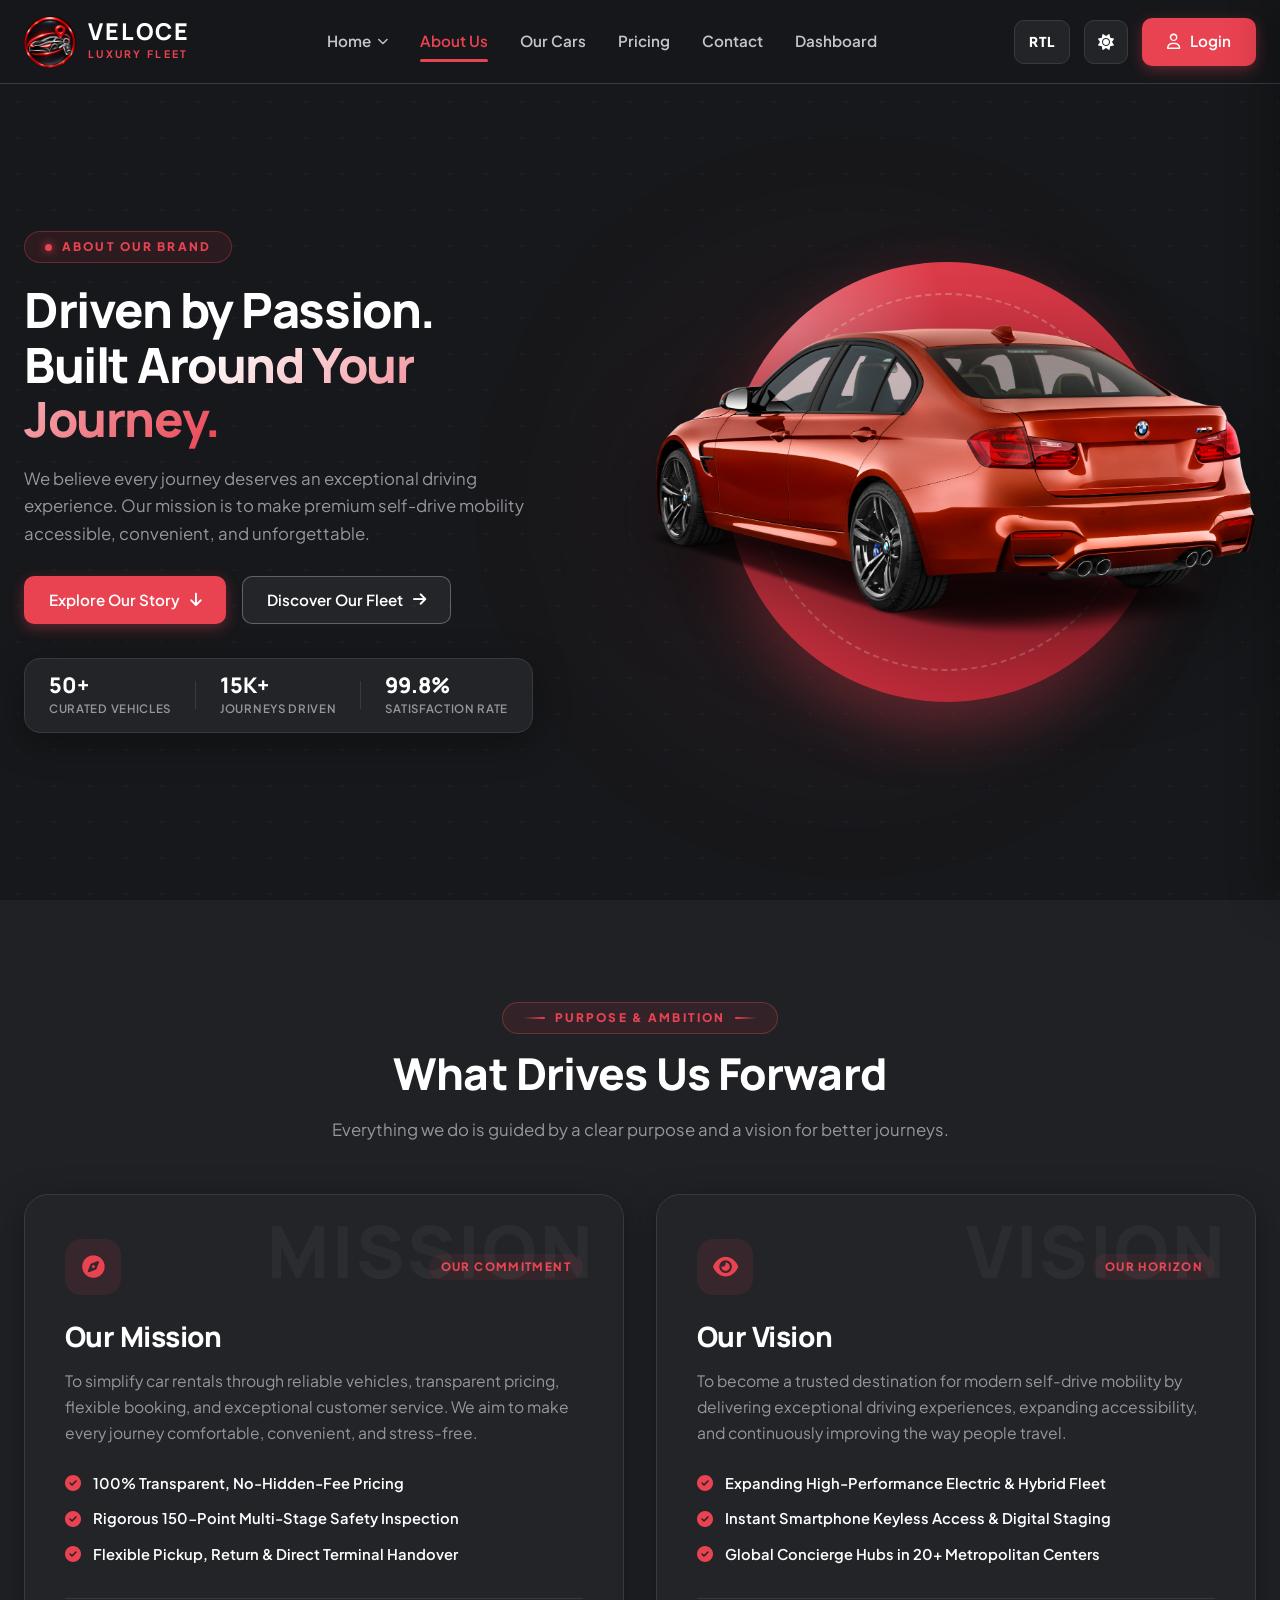
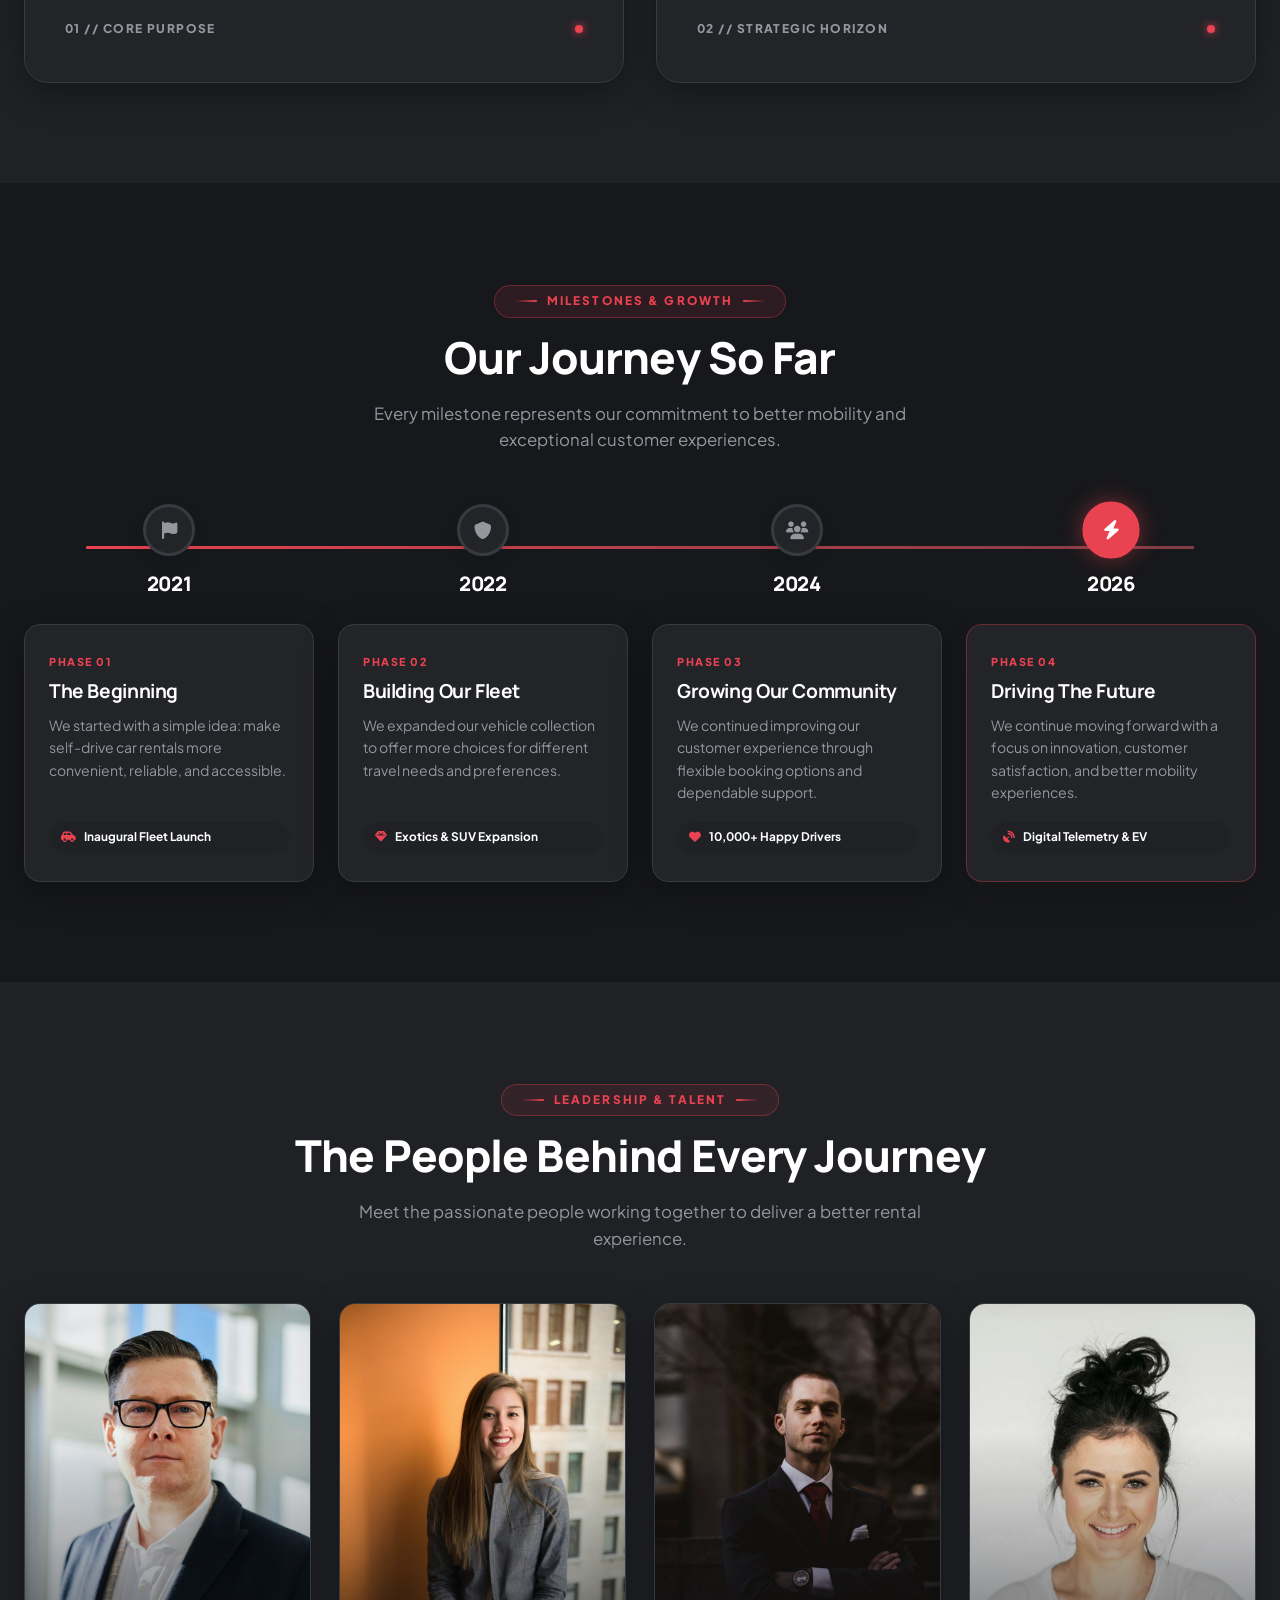
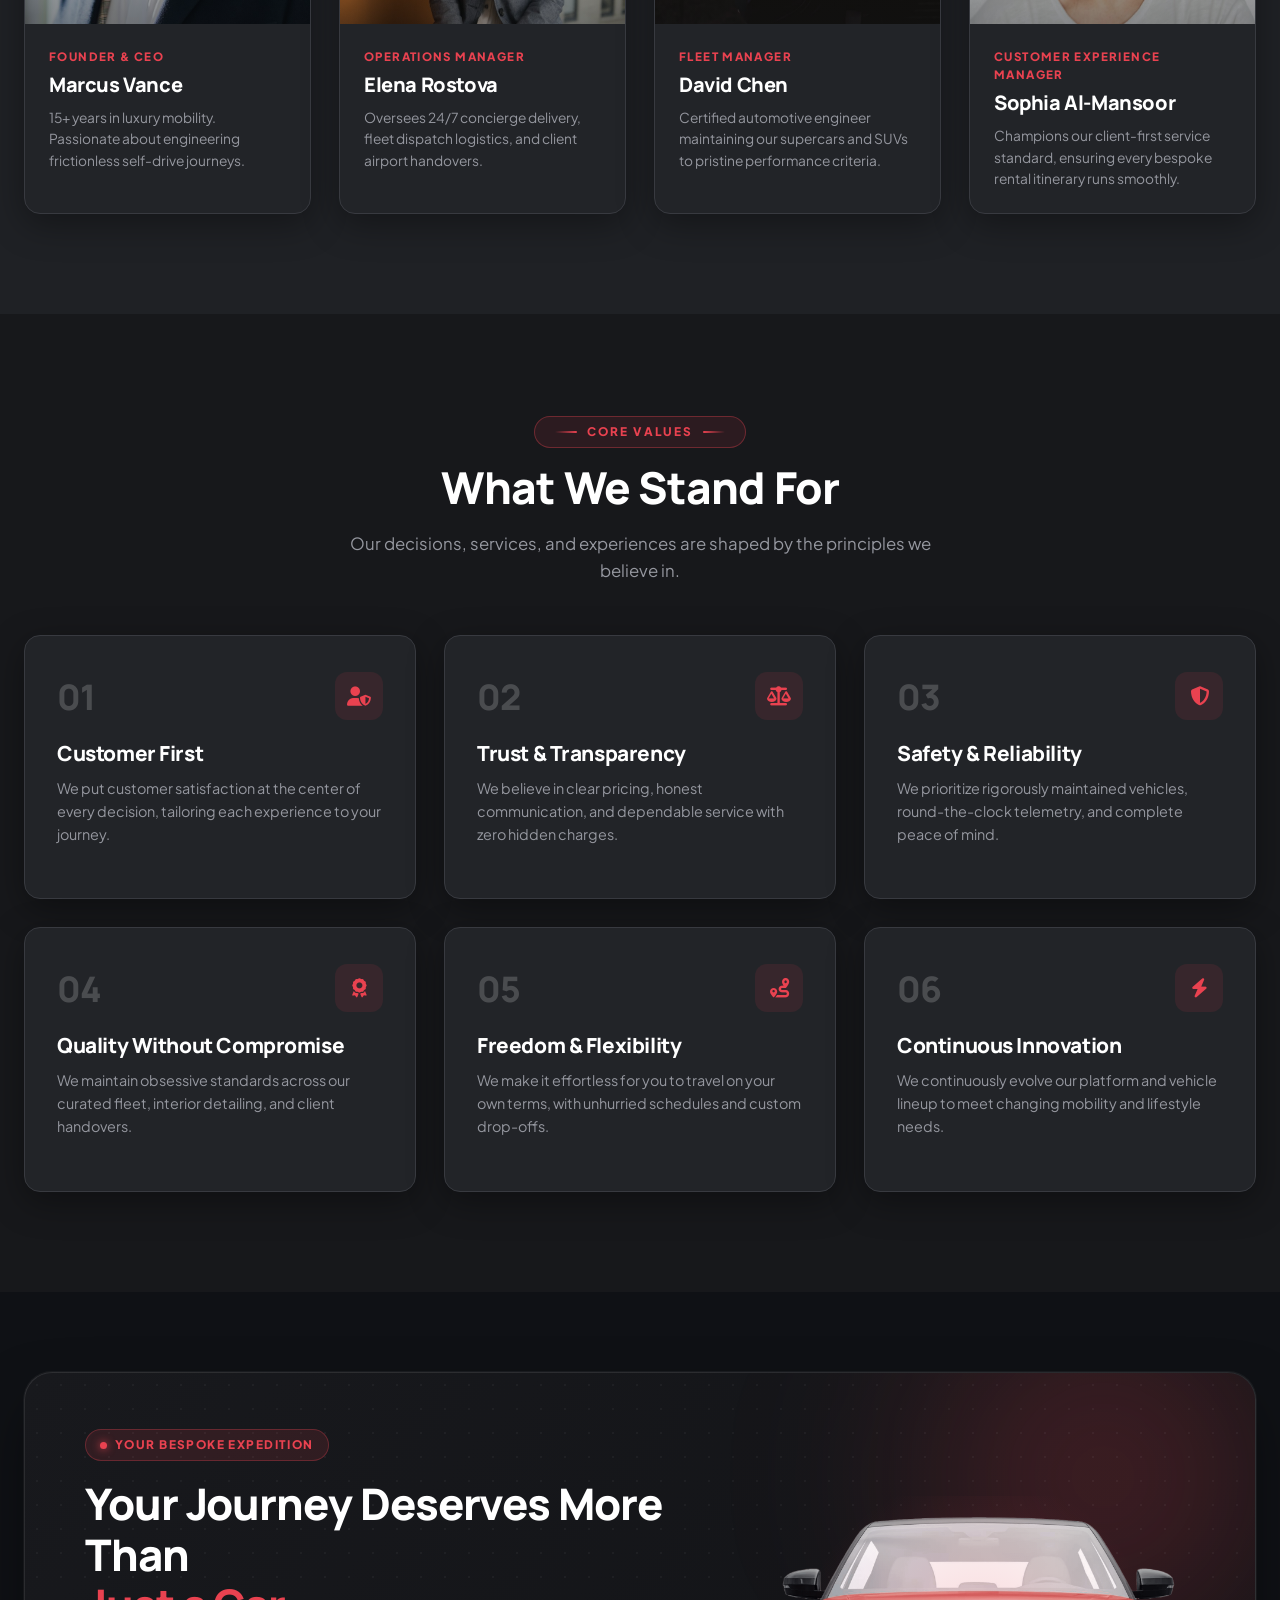
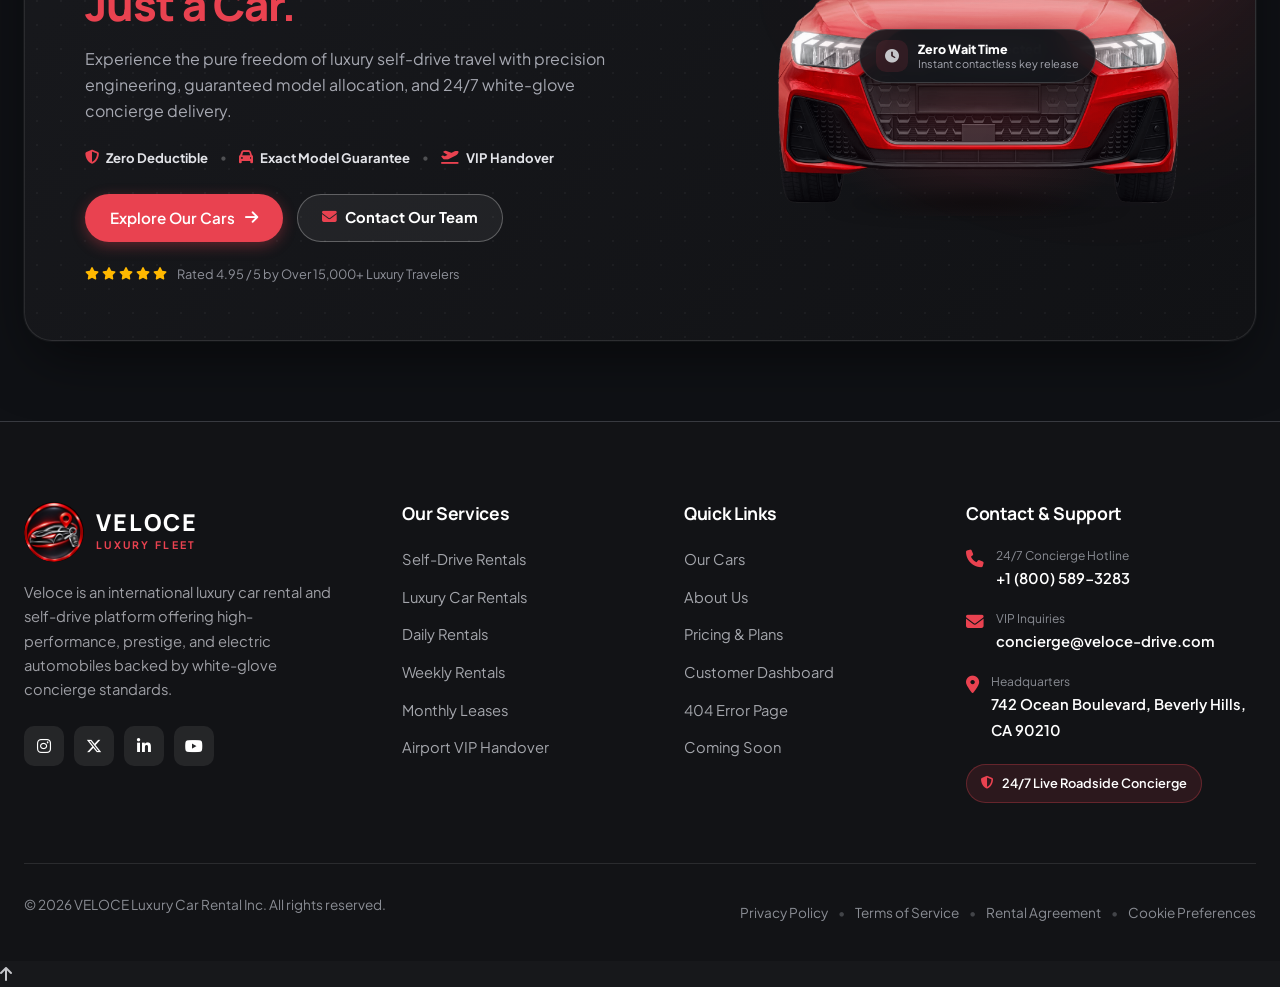
<file: about.html>
<!DOCTYPE html>
<html lang="en" data-theme="dark" dir="ltr">
<head>
  <meta charset="UTF-8">
  <link rel="icon" type="image/png" href="assets/logo.png">
  <meta name="viewport" content="width=device-width, initial-scale=1.0">
  <meta http-equiv="X-UA-Compatible" content="ie=edge">

  <title>About Us | VELOCE LUXURY FLEET — Driven by Passion</title>
  <meta name="description" content="Discover the story, mission, leadership, and guiding principles behind VELOCE Luxury Fleet — redefining self-drive automotive freedom since 2021.">
  <meta name="keywords" content="about veloce, luxury car rental company, self-drive rental brand, exotic fleet story, automotive leadership">

  <link rel="preconnect" href="https://fonts.googleapis.com">
  <link rel="preconnect" href="https://fonts.gstatic.com" crossorigin>
  <link href="https://fonts.googleapis.com/css2?family=Manrope:wght@400;500;600;700&family=Plus+Jakarta+Sans:wght@400;500;600;700;800;900&display=swap" rel="stylesheet">

  <link rel="stylesheet" href="https://cdnjs.cloudflare.com/ajax/libs/font-awesome/6.5.1/css/all.min.css">

  <link rel="stylesheet" href="index.css">

  <link rel="stylesheet" href="about.css">
</head>
<body class="about-page">

  <header class="site-header" id="siteHeader">
    <div class="header-container">

      <a href="index.html" class="brand-logo" aria-label="VELOCE Home">
        <div class="logo-icon-wrap">
          <img src="assets/logo.png" alt="VELOCE Logo" class="logo-img">
        </div>
        <div class="brand-text">
          <span class="brand-name">VELOCE</span>
          <span class="brand-sub">LUXURY FLEET</span>
        </div>
      </a>

      <nav class="main-nav" id="mainNav" aria-label="Main Navigation">
        <ul class="nav-list">

          <li class="nav-item has-dropdown">
            <a href="index.html" class="nav-link" id="homeDropdownBtn" aria-expanded="false">
              <span>Home</span>
              <i class="fa-solid fa-chevron-down nav-arrow"></i>
            </a>
            <ul class="dropdown-menu" id="homeDropdownMenu">
              <li>
                <a href="index.html" class="dropdown-link">
                  <div class="dropdown-item-content">
                    <span class="dropdown-title">Home 1 - Red Dynamic</span>
                    <span class="dropdown-desc">Cinematic curves & floating fleet hero</span>
                  </div>
                </a>
              </li>
              <li>
                <a href="home2.html" class="dropdown-link">
                  <div class="dropdown-item-content">
                    <span class="dropdown-title">Home 2 - Minimal Luxury</span>
                    <span class="dropdown-desc">Monochrome elegance & travel stories</span>
                  </div>
                </a>
              </li>
            </ul>
          </li>

          <li class="nav-item">
            <a href="about.html" class="nav-link active">About Us</a>
          </li>
          <li class="nav-item">
            <a href="cars.html" class="nav-link">Our Cars</a>
          </li>
          <li class="nav-item">
            <a href="pricing.html" class="nav-link">Pricing</a>
          </li>
          <li class="nav-item">
            <a href="contact.html" class="nav-link">Contact</a>
          </li>
          <li class="nav-item">
            <a href="dashboard.html" class="nav-link" id="navDashboardBtn">Dashboard</a>
          </li>
        </ul>
      </nav>

      <div class="header-actions">

        <button type="button" class="action-btn dir-toggle" id="dirToggle" title="Toggle RTL/LTR" aria-label="Toggle text direction">
          <span class="dir-text" id="dirText">RTL</span>
        </button>

        <button type="button" class="action-btn theme-toggle" id="themeToggle" title="Toggle Theme" aria-label="Toggle dark/light mode">
          <i class="fa-solid fa-moon theme-icon-moon"></i>
          <i class="fa-solid fa-sun theme-icon-sun"></i>
        </button>

        <a href="login.html" class="btn btn-primary header-login-btn" id="loginBtn">
          <i class="fa-regular fa-user"></i>
          <span>Login</span>
        </a>

        <button type="button" class="mobile-toggle" id="mobileMenuBtn" aria-label="Open mobile menu">
          <span></span>
          <span></span>
          <span></span>
        </button>
      </div>

    </div>
  </header>

  <div class="mobile-menu-overlay" id="mobileMenuOverlay"></div>
  <aside class="mobile-menu-drawer" id="mobileDrawer">
    <div class="mobile-drawer-header">
      <div class="brand-text">
        <span class="brand-name">VELOCE</span>
        <span class="brand-sub">LUXURY FLEET</span>
      </div>
      <button class="mobile-close-btn" id="mobileCloseBtn" aria-label="Close menu">
        <i class="fa-solid fa-xmark"></i>
      </button>
    </div>

    <div class="mobile-drawer-body">
      <ul class="mobile-nav-list">
        <li class="mobile-nav-item">
          <div class="mobile-dropdown-header" id="mobileHomeDropdown">
            <span>Home</span>
            <i class="fa-solid fa-chevron-down"></i>
          </div>
          <ul class="mobile-sub-menu" id="mobileHomeSubmenu">
            <li><a href="index.html" class="mobile-link">Home 1 - Red Dynamic</a></li>
            <li><a href="home2.html" class="mobile-link">Home 2 - Minimal Luxury</a></li>
          </ul>
        </li>
        <li class="mobile-nav-item"><a href="about.html" class="mobile-link active">About Us</a></li>
        <li class="mobile-nav-item"><a href="cars.html" class="mobile-link">Our Cars</a></li>
        <li class="mobile-nav-item"><a href="pricing.html" class="mobile-link">Pricing &amp; Plans</a></li>
        <li class="mobile-nav-item"><a href="contact.html" class="mobile-link">Contact</a></li>
        <li class="mobile-nav-item"><a href="dashboard.html" class="mobile-link" id="mobileDashboardBtn">Customer Dashboard</a></li>
      </ul>

      <div class="mobile-drawer-actions">
        <div class="mobile-settings-row">
          <button type="button" class="action-btn mobile-dir-btn" id="mobileDirToggle">
            <span id="mobileDirText">Switch to RTL</span>
          </button>
          <button type="button" class="action-btn mobile-theme-btn" id="mobileThemeToggle">
            <i class="fa-solid fa-moon"></i>
            <span id="mobileThemeText">Dark Mode</span>
          </button>
        </div>
        <a href="login.html" class="btn btn-primary w-100 mobile-login-btn" id="mobileLoginBtn">
          <i class="fa-regular fa-user"></i>
          <span>Login / Register</span>
        </a>
      </div></div>
  </aside>

  <main id="mainContent">

    <section class="about-hero-section" id="about-hero">

      <div class="about-hero-bg-texture" aria-hidden="true">
        <div class="about-hero-ambient-glow"></div>
        <div class="about-hero-grid-pattern"></div>
      </div>

      <div class="section-container about-hero-container">

        <div class="about-hero-content">

          <div class="about-hero-tag">
            <span class="about-tag-pulse"></span>
            <span class="about-tag-text">ABOUT OUR BRAND</span>
          </div>

          <h1 class="about-hero-title">
            Driven by Passion.<br>
            <span class="about-title-accent">Built Around Your Journey.</span>
          </h1>

          <p class="about-hero-lead">
            We believe every journey deserves an exceptional driving experience. Our mission is to make premium self-drive mobility accessible, convenient, and unforgettable.
          </p>

          <div class="about-hero-ctas">
            <a href="#mission-vision" class="btn btn-primary about-cta-primary">
              <span>Explore Our Story</span>
              <i class="fa-solid fa-arrow-down"></i>
            </a>
            <a href="cars.html" class="btn btn-secondary about-cta-secondary">
              <span>Discover Our Fleet</span>
              <i class="fa-solid fa-arrow-right"></i>
            </a>
          </div>

          <div class="about-hero-metrics">
            <div class="about-metric-item">
              <span class="about-metric-num">50+</span>
              <span class="about-metric-lbl">Curated Vehicles</span>
            </div>
            <div class="about-metric-sep"></div>
            <div class="about-metric-item">
              <span class="about-metric-num">15K+</span>
              <span class="about-metric-lbl">Journeys Driven</span>
            </div>
            <div class="about-metric-sep"></div>
            <div class="about-metric-item">
              <span class="about-metric-num">99.8%</span>
              <span class="about-metric-lbl">Satisfaction Rate</span>
            </div>
          </div>

        </div>

        <div class="about-hero-visual-wrap">

          <div class="about-hero-circle-shape" aria-hidden="true">
            <div class="circle-inner-ring"></div>
            <div class="circle-radial-shine"></div>
          </div>

          <div class="about-hero-car-wrapper">
            <img src="assets/hero2-car-5.png" alt="VELOCE Flagship Luxury Vehicle" class="about-hero-car-img" loading="eager">
          </div>
        </div>

      </div>

    </section>

    <section class="about-mv-section" id="mission-vision">
      <div class="section-container">

        <div class="section-header text-center">
          <span class="section-sub-label">PURPOSE &amp; AMBITION</span>
          <h2 class="section-heading">What Drives Us Forward</h2>
          <p class="section-subtitle">
            Everything we do is guided by a clear purpose and a vision for better journeys.
          </p>
        </div>

        <div class="about-mv-grid">

          <article class="mv-card mv-card-mission">
            <div class="mv-card-watermark" aria-hidden="true">MISSION</div>

            <div class="mv-card-header">
              <div class="mv-icon-wrap">
                <i class="fa-solid fa-compass"></i>
              </div>
              <div class="mv-badge-tag">OUR COMMITMENT</div>
            </div>

            <h3 class="mv-card-title">Our Mission</h3>

            <p class="mv-card-desc">
              To simplify car rentals through reliable vehicles, transparent pricing, flexible booking, and exceptional customer service. We aim to make every journey comfortable, convenient, and stress-free.
            </p>

            <ul class="mv-features-list">
              <li>
                <i class="fa-solid fa-circle-check"></i>
                <span>100% Transparent, No-Hidden-Fee Pricing</span>
              </li>
              <li>
                <i class="fa-solid fa-circle-check"></i>
                <span>Rigorous 150-Point Multi-Stage Safety Inspection</span>
              </li>
              <li>
                <i class="fa-solid fa-circle-check"></i>
                <span>Flexible Pickup, Return &amp; Direct Terminal Handover</span>
              </li>
            </ul>

            <div class="mv-card-footer">
              <span class="mv-stat-pill">01 // CORE PURPOSE</span>
              <div class="mv-card-glow"></div>
            </div>
          </article>

          <article class="mv-card mv-card-vision">
            <div class="mv-card-watermark" aria-hidden="true">VISION</div>

            <div class="mv-card-header">
              <div class="mv-icon-wrap">
                <i class="fa-solid fa-eye"></i>
              </div>
              <div class="mv-badge-tag">OUR HORIZON</div>
            </div>

            <h3 class="mv-card-title">Our Vision</h3>

            <p class="mv-card-desc">
              To become a trusted destination for modern self-drive mobility by delivering exceptional driving experiences, expanding accessibility, and continuously improving the way people travel.
            </p>

            <ul class="mv-features-list">
              <li>
                <i class="fa-solid fa-circle-check"></i>
                <span>Expanding High-Performance Electric &amp; Hybrid Fleet</span>
              </li>
              <li>
                <i class="fa-solid fa-circle-check"></i>
                <span>Instant Smartphone Keyless Access &amp; Digital Staging</span>
              </li>
              <li>
                <i class="fa-solid fa-circle-check"></i>
                <span>Global Concierge Hubs in 20+ Metropolitan Centers</span>
              </li>
            </ul>

            <div class="mv-card-footer">
              <span class="mv-stat-pill">02 // STRATEGIC HORIZON</span>
              <div class="mv-card-glow"></div>
            </div>
          </article>

        </div>

      </div>
    </section>

    <section class="about-timeline-section" id="timeline">
      <div class="section-container">

        <div class="section-header text-center">
          <span class="section-sub-label">MILESTONES &amp; GROWTH</span>
          <h2 class="section-heading">Our Journey So Far</h2>
          <p class="section-subtitle">
            Every milestone represents our commitment to better mobility and exceptional customer experiences.
          </p>
        </div>

        <div class="timeline-container">

          <div class="timeline-track-line" aria-hidden="true">
            <div class="timeline-progress-bar" id="timelineProgress"></div>
          </div>

          <div class="timeline-grid">

            <div class="timeline-item" data-milestone="1">
              <div class="timeline-marker">
                <div class="timeline-dot">
                  <i class="fa-solid fa-flag"></i>
                </div>
                <span class="timeline-year">2021</span>
              </div>
              <div class="timeline-content">
                <span class="timeline-step-label">PHASE 01</span>
                <h3 class="timeline-title">The Beginning</h3>
                <p class="timeline-desc">
                  We started with a simple idea: make self-drive car rentals more convenient, reliable, and accessible.
                </p>
                <div class="timeline-pill">
                  <i class="fa-solid fa-car-side"></i>
                  <span>Inaugural Fleet Launch</span>
                </div>
              </div>
            </div>

            <div class="timeline-item" data-milestone="2">
              <div class="timeline-marker">
                <div class="timeline-dot">
                  <i class="fa-solid fa-shield"></i>
                </div>
                <span class="timeline-year">2022</span>
              </div>
              <div class="timeline-content">
                <span class="timeline-step-label">PHASE 02</span>
                <h3 class="timeline-title">Building Our Fleet</h3>
                <p class="timeline-desc">
                  We expanded our vehicle collection to offer more choices for different travel needs and preferences.
                </p>
                <div class="timeline-pill">
                  <i class="fa-solid fa-gem"></i>
                  <span>Exotics &amp; SUV Expansion</span>
                </div>
              </div>
            </div>

            <div class="timeline-item" data-milestone="3">
              <div class="timeline-marker">
                <div class="timeline-dot">
                  <i class="fa-solid fa-users"></i>
                </div>
                <span class="timeline-year">2024</span>
              </div>
              <div class="timeline-content">
                <span class="timeline-step-label">PHASE 03</span>
                <h3 class="timeline-title">Growing Our Community</h3>
                <p class="timeline-desc">
                  We continued improving our customer experience through flexible booking options and dependable support.
                </p>
                <div class="timeline-pill">
                  <i class="fa-solid fa-heart"></i>
                  <span>10,000+ Happy Drivers</span>
                </div>
              </div>
            </div>

            <div class="timeline-item active" data-milestone="4">
              <div class="timeline-marker">
                <div class="timeline-dot">
                  <i class="fa-solid fa-bolt"></i>
                </div>
                <span class="timeline-year">2026</span>
              </div>
              <div class="timeline-content">
                <span class="timeline-step-label">PHASE 04</span>
                <h3 class="timeline-title">Driving The Future</h3>
                <p class="timeline-desc">
                  We continue moving forward with a focus on innovation, customer satisfaction, and better mobility experiences.
                </p>
                <div class="timeline-pill">
                  <i class="fa-solid fa-satellite-dish"></i>
                  <span>Digital Telemetry &amp; EV</span>
                </div>
              </div>
            </div>

          </div>

        </div>

      </div>
    </section>

    <section class="about-team-section" id="team">
      <div class="section-container">

        <div class="section-header text-center">
          <span class="section-sub-label">LEADERSHIP &amp; TALENT</span>
          <h2 class="section-heading">The People Behind Every Journey</h2>
          <p class="section-subtitle">
            Meet the passionate people working together to deliver a better rental experience.
          </p>
        </div>

        <div class="about-team-grid">

          <article class="team-card">
            <div class="team-media-wrap">
              <img src="assets/team-1.jpg" alt="Marcus Vance - Founder &amp; CEO" class="team-img" loading="lazy">
              <div class="team-overlay"></div>
              <div class="team-social-bar">
                <a href="#" class="team-social-link" aria-label="LinkedIn"><i class="fa-brands fa-linkedin-in"></i></a>
                <a href="#" class="team-social-link" aria-label="Twitter"><i class="fa-brands fa-x-twitter"></i></a>
                <a href="#" class="team-social-link" aria-label="Email"><i class="fa-solid fa-envelope"></i></a>
              </div>
            </div>
            <div class="team-info">
              <span class="team-role">Founder &amp; CEO</span>
              <h3 class="team-name">Marcus Vance</h3>
              <p class="team-bio">
                15+ years in luxury mobility. Passionate about engineering frictionless self-drive journeys.
              </p>
            </div>
          </article>

          <article class="team-card">
            <div class="team-media-wrap">
              <img src="assets/team-2.jpg" alt="Elena Rostova - Operations Manager" class="team-img" loading="lazy">
              <div class="team-overlay"></div>
              <div class="team-social-bar">
                <a href="#" class="team-social-link" aria-label="LinkedIn"><i class="fa-brands fa-linkedin-in"></i></a>
                <a href="#" class="team-social-link" aria-label="Twitter"><i class="fa-brands fa-x-twitter"></i></a>
                <a href="#" class="team-social-link" aria-label="Email"><i class="fa-solid fa-envelope"></i></a>
              </div>
            </div>
            <div class="team-info">
              <span class="team-role">Operations Manager</span>
              <h3 class="team-name">Elena Rostova</h3>
              <p class="team-bio">
                Oversees 24/7 concierge delivery, fleet dispatch logistics, and client airport handovers.
              </p>
            </div>
          </article>

          <article class="team-card">
            <div class="team-media-wrap">
              <img src="assets/team-3.jpg" alt="David Chen - Fleet Manager" class="team-img" loading="lazy">
              <div class="team-overlay"></div>
              <div class="team-social-bar">
                <a href="#" class="team-social-link" aria-label="LinkedIn"><i class="fa-brands fa-linkedin-in"></i></a>
                <a href="#" class="team-social-link" aria-label="Twitter"><i class="fa-brands fa-x-twitter"></i></a>
                <a href="#" class="team-social-link" aria-label="Email"><i class="fa-solid fa-envelope"></i></a>
              </div>
            </div>
            <div class="team-info">
              <span class="team-role">Fleet Manager</span>
              <h3 class="team-name">David Chen</h3>
              <p class="team-bio">
                Certified automotive engineer maintaining our supercars and SUVs to pristine performance criteria.
              </p>
            </div>
          </article>

          <article class="team-card">
            <div class="team-media-wrap">
              <img src="assets/team-4.jpg" alt="Sophia Al-Mansoor - Customer Experience Manager" class="team-img" loading="lazy">
              <div class="team-overlay"></div>
              <div class="team-social-bar">
                <a href="#" class="team-social-link" aria-label="LinkedIn"><i class="fa-brands fa-linkedin-in"></i></a>
                <a href="#" class="team-social-link" aria-label="Twitter"><i class="fa-brands fa-x-twitter"></i></a>
                <a href="#" class="team-social-link" aria-label="Email"><i class="fa-solid fa-envelope"></i></a>
              </div>
            </div>
            <div class="team-info">
              <span class="team-role">Customer Experience Manager</span>
              <h3 class="team-name">Sophia Al-Mansoor</h3>
              <p class="team-bio">
                Champions our client-first service standard, ensuring every bespoke rental itinerary runs smoothly.
              </p>
            </div>
          </article>

        </div>

      </div>
    </section>

    <section class="about-principles-section" id="principles">
      <div class="section-container">

        <div class="section-header text-center">
          <span class="section-sub-label">CORE VALUES</span>
          <h2 class="section-heading">What We Stand For</h2>
          <p class="section-subtitle">
            Our decisions, services, and experiences are shaped by the principles we believe in.
          </p>
        </div>

        <div class="principles-grid">

          <article class="principle-card">
            <div class="principle-card-top">
              <span class="principle-number">01</span>
              <div class="principle-icon-wrap">
                <i class="fa-solid fa-user-shield"></i>
              </div>
            </div>
            <h3 class="principle-title">Customer First</h3>
            <p class="principle-desc">
              We put customer satisfaction at the center of every decision, tailoring each experience to your journey.
            </p>
            <div class="principle-accent-bar"></div>
          </article>

          <article class="principle-card">
            <div class="principle-card-top">
              <span class="principle-number">02</span>
              <div class="principle-icon-wrap">
                <i class="fa-solid fa-scale-balanced"></i>
              </div>
            </div>
            <h3 class="principle-title">Trust &amp; Transparency</h3>
            <p class="principle-desc">
              We believe in clear pricing, honest communication, and dependable service with zero hidden charges.
            </p>
            <div class="principle-accent-bar"></div>
          </article>

          <article class="principle-card">
            <div class="principle-card-top">
              <span class="principle-number">03</span>
              <div class="principle-icon-wrap">
                <i class="fa-solid fa-shield-halved"></i>
              </div>
            </div>
            <h3 class="principle-title">Safety &amp; Reliability</h3>
            <p class="principle-desc">
              We prioritize rigorously maintained vehicles, round-the-clock telemetry, and complete peace of mind.
            </p>
            <div class="principle-accent-bar"></div>
          </article>

          <article class="principle-card">
            <div class="principle-card-top">
              <span class="principle-number">04</span>
              <div class="principle-icon-wrap">
                <i class="fa-solid fa-award"></i>
              </div>
            </div>
            <h3 class="principle-title">Quality Without Compromise</h3>
            <p class="principle-desc">
              We maintain obsessive standards across our curated fleet, interior detailing, and client handovers.
            </p>
            <div class="principle-accent-bar"></div>
          </article>

          <article class="principle-card">
            <div class="principle-card-top">
              <span class="principle-number">05</span>
              <div class="principle-icon-wrap">
                <i class="fa-solid fa-route"></i>
              </div>
            </div>
            <h3 class="principle-title">Freedom &amp; Flexibility</h3>
            <p class="principle-desc">
              We make it effortless for you to travel on your own terms, with unhurried schedules and custom drop-offs.
            </p>
            <div class="principle-accent-bar"></div>
          </article>

          <article class="principle-card">
            <div class="principle-card-top">
              <span class="principle-number">06</span>
              <div class="principle-icon-wrap">
                <i class="fa-solid fa-bolt"></i>
              </div>
            </div>
            <h3 class="principle-title">Continuous Innovation</h3>
            <p class="principle-desc">
              We continuously evolve our platform and vehicle lineup to meet changing mobility and lifestyle needs.
            </p>
            <div class="principle-accent-bar"></div>
          </article>

        </div>

      </div>
    </section>

    <section class="about-cta-section" id="about-cta">
      <div class="section-container">
        <div class="cta-banner-card premium-split-cta">
          <div class="cta-banner-ambient-glow" aria-hidden="true"></div>
          <div class="cta-grid-pattern" aria-hidden="true"></div>

          <div class="cta-card-left">
            <div class="cta-pill-badge">
              <span class="cta-badge-dot"></span>
              <span>YOUR BESPOKE EXPEDITION</span>
            </div>

            <h2 class="cta-banner-heading">
              Your Journey Deserves More Than <br>
              <span class="cta-heading-highlight">Just a Car.</span>
            </h2>

            <p class="cta-banner-desc">
              Experience the pure freedom of luxury self-drive travel with precision engineering, guaranteed model allocation, and 24/7 white-glove concierge delivery.
            </p>

            <div class="cta-perks-row">
              <div class="cta-perk-item">
                <i class="fa-solid fa-shield-halved"></i>
                <span>Zero Deductible</span>
              </div>
              <div class="cta-perk-dot">•</div>
              <div class="cta-perk-item">
                <i class="fa-solid fa-car"></i>
                <span>Exact Model Guarantee</span>
              </div>
              <div class="cta-perk-dot">•</div>
              <div class="cta-perk-item">
                <i class="fa-solid fa-plane-departure"></i>
                <span>VIP Handover</span>
              </div>
            </div>

            <div class="cta-buttons-wrap">
              <a href="cars.html" class="btn btn-primary cta-master-btn">
                <span>Explore Our Cars</span>
                <i class="fa-solid fa-arrow-right"></i>
              </a>
              <a href="#footer" class="btn btn-secondary cta-contact-btn">
                <i class="fa-solid fa-envelope text-primary"></i>
                <span>Contact Our Team</span>
              </a>
            </div>

            <div class="cta-social-proof">
              <div class="cta-rating-stars">
                <i class="fa-solid fa-star"></i>
                <i class="fa-solid fa-star"></i>
                <i class="fa-solid fa-star"></i>
                <i class="fa-solid fa-star"></i>
                <i class="fa-solid fa-star"></i>
              </div>
              <span class="cta-proof-text">Rated 4.95 / 5 by Over 15,000+ Luxury Travelers</span>
            </div>
          </div>

          <div class="cta-card-right">
            <div class="cta-showcase-stage">
              <div class="cta-stage-curve" aria-hidden="true"></div>
              <div class="cta-car-shadow" aria-hidden="true"></div>
              <img src="assets/hero-red-audi.png" alt="VELOCE Luxury Fleet About" class="cta-featured-car-img" loading="lazy">

              <div class="cta-floating-chip chip-top">
                <div class="chip-icon">
                  <i class="fa-solid fa-certificate"></i>
                </div>
                <div class="chip-text">
                  <strong>100% Inspected</strong>
                  <span>150-point safety scan</span>
                </div>
              </div>

              <div class="cta-floating-chip chip-bottom">
                <div class="chip-icon">
                  <i class="fa-solid fa-clock"></i>
                </div>
                <div class="chip-text">
                  <strong>Zero Wait Time</strong>
                  <span>Instant contactless key release</span>
                </div>
              </div>
            </div>
          </div>

        </div>
      </div>
    </section>
    <div style="display:none !important;" aria-hidden="true">

      <div class="about-cta-bg-wrap" aria-hidden="true">
        <img src="assets/travel-experience.jpg" alt="Luxury Automotive Journey" class="about-cta-bg-img">
        <div class="about-cta-overlay"></div>
        <div class="about-cta-glow"></div>
      </div>

      <div class="section-container about-cta-container">
        <div class="about-cta-inner text-center">

          <span class="about-cta-badge">EXPERIENCE VELOCE FREEDOM</span>

          <h2 class="about-cta-title">
            Your Journey Deserves More Than Just a Car.
          </h2>

          <p class="about-cta-lead">
            Experience the freedom of self-drive travel with vehicles and services designed around you.
          </p>

          <div class="about-cta-btn-group">
            <a href="cars.html" class="btn btn-primary about-cta-btn-main">
              <span>Explore Our Cars</span>
              <i class="fa-solid fa-arrow-right"></i>
            </a>
            <a href="#footer" class="btn btn-secondary about-cta-btn-ghost">
              <span>Contact Our Team</span>
              <i class="fa-solid fa-envelope"></i>
            </a>
          </div>

          <div class="about-cta-features-strip">
            <div class="about-feat-item">
              <i class="fa-solid fa-check text-primary"></i>
              <span>Guaranteed Model Allocation</span>
            </div>
            <div class="about-feat-sep"></div>
            <div class="about-feat-item">
              <i class="fa-solid fa-check text-primary"></i>
              <span>Zero Hidden Security Charges</span>
            </div>
            <div class="about-feat-sep"></div>
            <div class="about-feat-item">
              <i class="fa-solid fa-check text-primary"></i>
              <span>Complimentary Airport Meet &amp; Greet</span>
            </div>
          </div>

        </div>
      </div>

    </section>

  </main>

  <footer class="site-footer" id="footer">
    <div class="section-container">

      <div class="footer-grid">

        <div class="footer-col footer-brand-col">
          <a href="index.html" class="brand-logo" aria-label="VELOCE Home">
            <div class="logo-icon-wrap">
              <img src="assets/logo.png" alt="VELOCE Logo" class="logo-img">
            </div>
            <div class="brand-text">
              <span class="brand-name">VELOCE</span>
              <span class="brand-sub">LUXURY FLEET</span>
            </div>
          </a>

          <p class="footer-brand-desc">
            Veloce is an international luxury car rental and self-drive platform offering high-performance, prestige, and electric automobiles backed by white-glove concierge standards.
          </p>

          <div class="social-links-row">
            <a href="#" class="social-icon-btn" aria-label="Instagram"><i class="fa-brands fa-instagram"></i></a>
            <a href="#" class="social-icon-btn" aria-label="Twitter / X"><i class="fa-brands fa-x-twitter"></i></a>
            <a href="#" class="social-icon-btn" aria-label="LinkedIn"><i class="fa-brands fa-linkedin-in"></i></a>
            <a href="#" class="social-icon-btn" aria-label="YouTube"><i class="fa-brands fa-youtube"></i></a>
          </div>
        </div>

        <div class="footer-col">
          <h4 class="footer-col-title">Our Services</h4>
          <ul class="footer-link-list">
            <li><a href="cars.html">Self-Drive Rentals</a></li>
            <li><a href="cars.html">Luxury Car Rentals</a></li>
            <li><a href="pricing.html">Daily Rentals</a></li>
            <li><a href="pricing.html">Weekly Rentals</a></li>
            <li><a href="pricing.html">Monthly Leases</a></li>
            <li><a href="cars.html">Airport VIP Handover</a></li>
          </ul>
        </div>

        <div class="footer-col">
          <h4 class="footer-col-title">Quick Links</h4>
          <ul class="footer-link-list">
            <li><a href="cars.html">Our Cars</a></li>
            <li><a href="about.html" class="active">About Us</a></li>
            <li><a href="pricing.html">Pricing &amp; Plans</a></li>
            <li><a href="dashboard.html" class="footer-dash-link">Customer Dashboard</a></li>
            <li><a href="404.html">404 Error Page</a></li>
            <li><a href="comingsoon.html">Coming Soon</a></li>
          </ul>
        </div>

        <div class="footer-col footer-contact-col">
          <h4 class="footer-col-title">Contact &amp; Support</h4>
          <ul class="footer-contact-list">
            <li class="contact-item">
              <i class="fa-solid fa-phone contact-icon"></i>
              <div>
                <span class="contact-sub">24/7 Concierge Hotline</span>
                <a href="tel:+18005893283" class="contact-val">+1 (800) 589-3283</a>
              </div>
            </li>
            <li class="contact-item">
              <i class="fa-solid fa-envelope contact-icon"></i>
              <div>
                <span class="contact-sub">VIP Inquiries</span>
                <a href="mailto:concierge@veloce-drive.com" class="contact-val">concierge@veloce-drive.com</a>
              </div>
            </li>
            <li class="contact-item">
              <i class="fa-solid fa-location-dot contact-icon"></i>
              <div>
                <span class="contact-sub">Headquarters</span>
                <span class="contact-val">742 Ocean Boulevard, Beverly Hills, CA 90210</span>
              </div>
            </li>
          </ul>

          <div class="footer-badge-pill">
            <i class="fa-solid fa-shield-halved text-primary"></i>
            <span>24/7 Live Roadside Concierge</span>
          </div>
        </div>

      </div>

      <div class="footer-bottom-row">
        <p class="copyright-text">
          &copy; <span id="currentYear">2026</span> VELOCE Luxury Car Rental Inc. All rights reserved.
        </p>

        <div class="footer-legal-links">
          <a href="#">Privacy Policy</a>
          <span class="dot-sep">•</span>
          <a href="#">Terms of Service</a>
          <span class="dot-sep">•</span>
          <a href="#">Rental Agreement</a>
          <span class="dot-sep">•</span>
          <a href="#">Cookie Preferences</a>
        </div>
      </div>

    </div>
  </footer>

  <div class="toast-container" id="toastContainer" aria-live="polite"></div>

  <button type="button" class="back-to-top" id="backToTopBtn" aria-label="Back to top of page">
    <i class="fa-solid fa-arrow-up"></i>
  </button>

  <script src="about.js"></script>
</body>
</html>
</file>
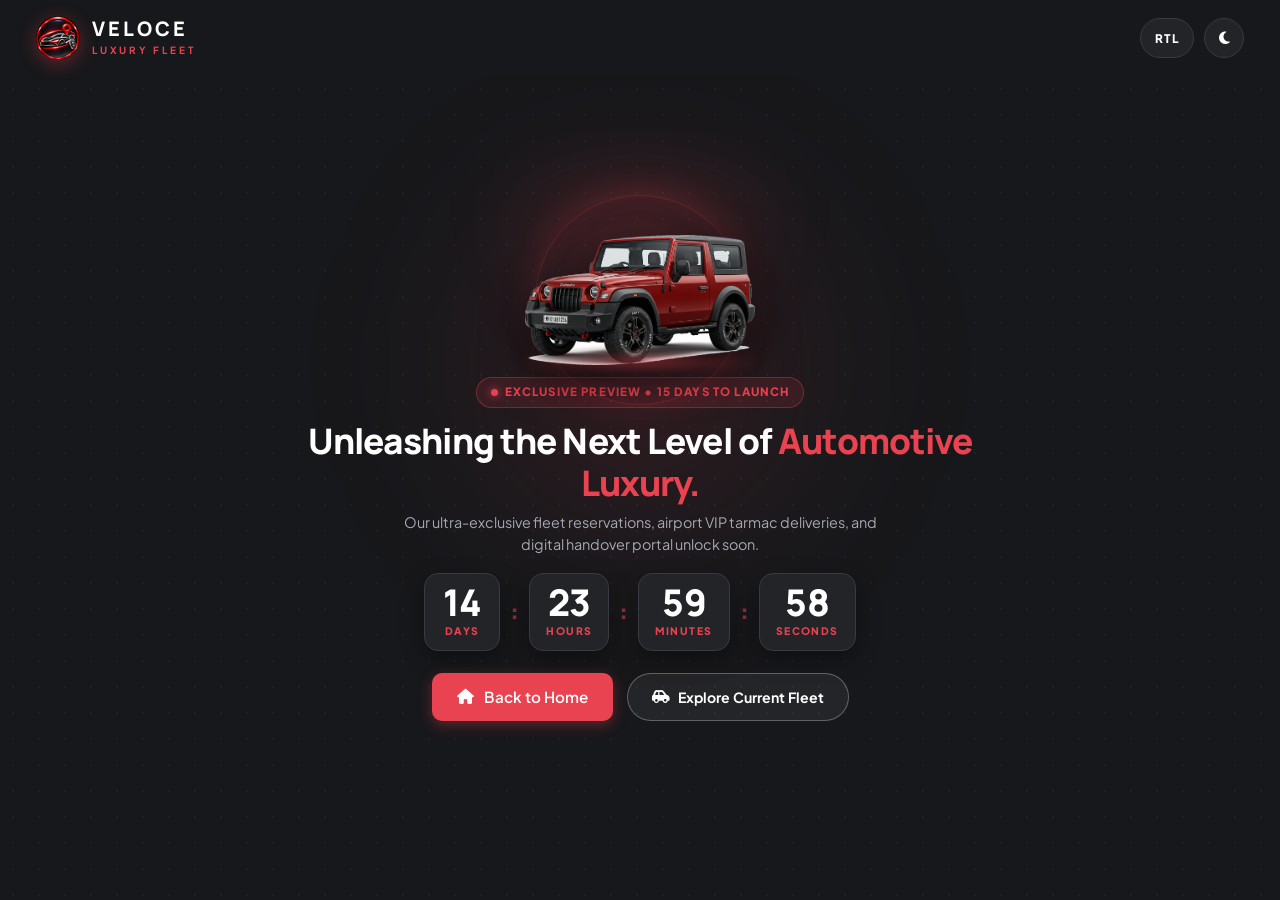
<file: coming soon.html>
<!DOCTYPE html>
<html lang="en" data-theme="dark" dir="ltr">
<head>
  <meta charset="UTF-8">
  <link rel="icon" type="image/png" href="assets/logo.png">
  <meta name="viewport" content="width=device-width, initial-scale=1.0">
  <title>Coming Soon | VELOCE LUXURY FLEET — 15 Days to Launch</title>
  <meta name="description" content="Something extraordinary is arriving. VELOCE Luxury Fleet next-generation car rental experience launches in 15 days.">
  <link rel="preconnect" href="https://fonts.googleapis.com">
  <link rel="preconnect" href="https://fonts.gstatic.com" crossorigin>
  <link href="https://fonts.googleapis.com/css2?family=Manrope:wght@400;500;600;700&family=Plus+Jakarta+Sans:wght@400;500;600;700;800;900&display=swap" rel="stylesheet">
  <link rel="stylesheet" href="https://cdnjs.cloudflare.com/ajax/libs/font-awesome/6.5.1/css/all.min.css">
  <link rel="stylesheet" href="index.css">
  <link rel="stylesheet" href="coming soon.css">
</head>
<body class="coming-soon-page">
  <div class="page-topbar">
    <div class="topbar-inner">
      <a href="index.html" class="brand-logo" aria-label="VELOCE Home">
        <div class="logo-icon-wrap">
          <img src="assets/logo.png" alt="VELOCE Logo" class="logo-img">
        </div>
        <div class="brand-text">
          <span class="brand-name">VELOCE</span>
          <span class="brand-sub">LUXURY FLEET</span>
        </div>
      </a>
      <div class="topbar-actions">
        <button type="button" class="action-btn dir-toggle" id="dirToggle" title="Toggle RTL/LTR" aria-label="Toggle text direction">
          <span class="dir-text" id="dirText">RTL</span>
        </button>
        <button type="button" class="action-btn theme-toggle" id="themeToggle" title="Toggle Theme" aria-label="Toggle dark/light mode">
          <i class="fa-solid fa-moon theme-icon-moon"></i>
          <i class="fa-solid fa-sun theme-icon-sun"></i>
        </button>
      </div>
    </div>
  </div>

  <main class="coming-stage-wrapper">
    <div class="ambient-glow" aria-hidden="true"></div>
    <div class="ambient-grid" aria-hidden="true"></div>

    <div class="coming-container">
      <div class="coming-car-stage">
        <div class="spotlight-cone"></div>
        <div class="car-halo-ring"></div>
        <div class="showcase-car-wrap">
          <img src="assets/hero-thar-red.png" alt="VELOCE Next Generation Fleet Showcase" class="showcase-car-img">
          <div class="car-platform-glow"></div>
        </div>
      </div>

      <div class="coming-content">
        <div class="coming-badge">
          <span class="badge-pulse-dot"></span>
          <span>EXCLUSIVE PREVIEW • 15 DAYS TO LAUNCH</span>
        </div>

        <h1 class="coming-title">
          Unleashing the Next Level of <span class="title-highlight">Automotive Luxury.</span>
        </h1>

        <p class="coming-desc">
          Our ultra-exclusive fleet reservations, airport VIP tarmac deliveries, and digital handover portal unlock soon.
        </p>

        <div class="countdown-clock" id="countdownClock" role="timer" aria-label="Countdown to official launch">
          <div class="countdown-card">
            <div class="countdown-card-inner">
              <span class="countdown-num" id="daysNum">15</span>
              <span class="countdown-sub">DAYS</span>
            </div>
          </div>
          <div class="countdown-sep">:</div>

          <div class="countdown-card">
            <div class="countdown-card-inner">
              <span class="countdown-num" id="hoursNum">00</span>
              <span class="countdown-sub">HOURS</span>
            </div>
          </div>
          <div class="countdown-sep">:</div>

          <div class="countdown-card">
            <div class="countdown-card-inner">
              <span class="countdown-num" id="minutesNum">00</span>
              <span class="countdown-sub">MINUTES</span>
            </div>
          </div>
          <div class="countdown-sep">:</div>

          <div class="countdown-card">
            <div class="countdown-card-inner">
              <span class="countdown-num" id="secondsNum">00</span>
              <span class="countdown-sub">SECONDS</span>
            </div>
          </div>
        </div>

        <div class="coming-actions">
          <a href="index.html" class="btn btn-primary coming-btn">
            <i class="fa-solid fa-house"></i>
            <span>Back to Home</span>
          </a>
          <a href="cars.html" class="btn btn-secondary coming-btn">
            <i class="fa-solid fa-car-side"></i>
            <span>Explore Current Fleet</span>
          </a>
        </div>
      </div>
    </div>
  </main>

  <script src="coming soon.js"></script>
</body>
</html>
</file>
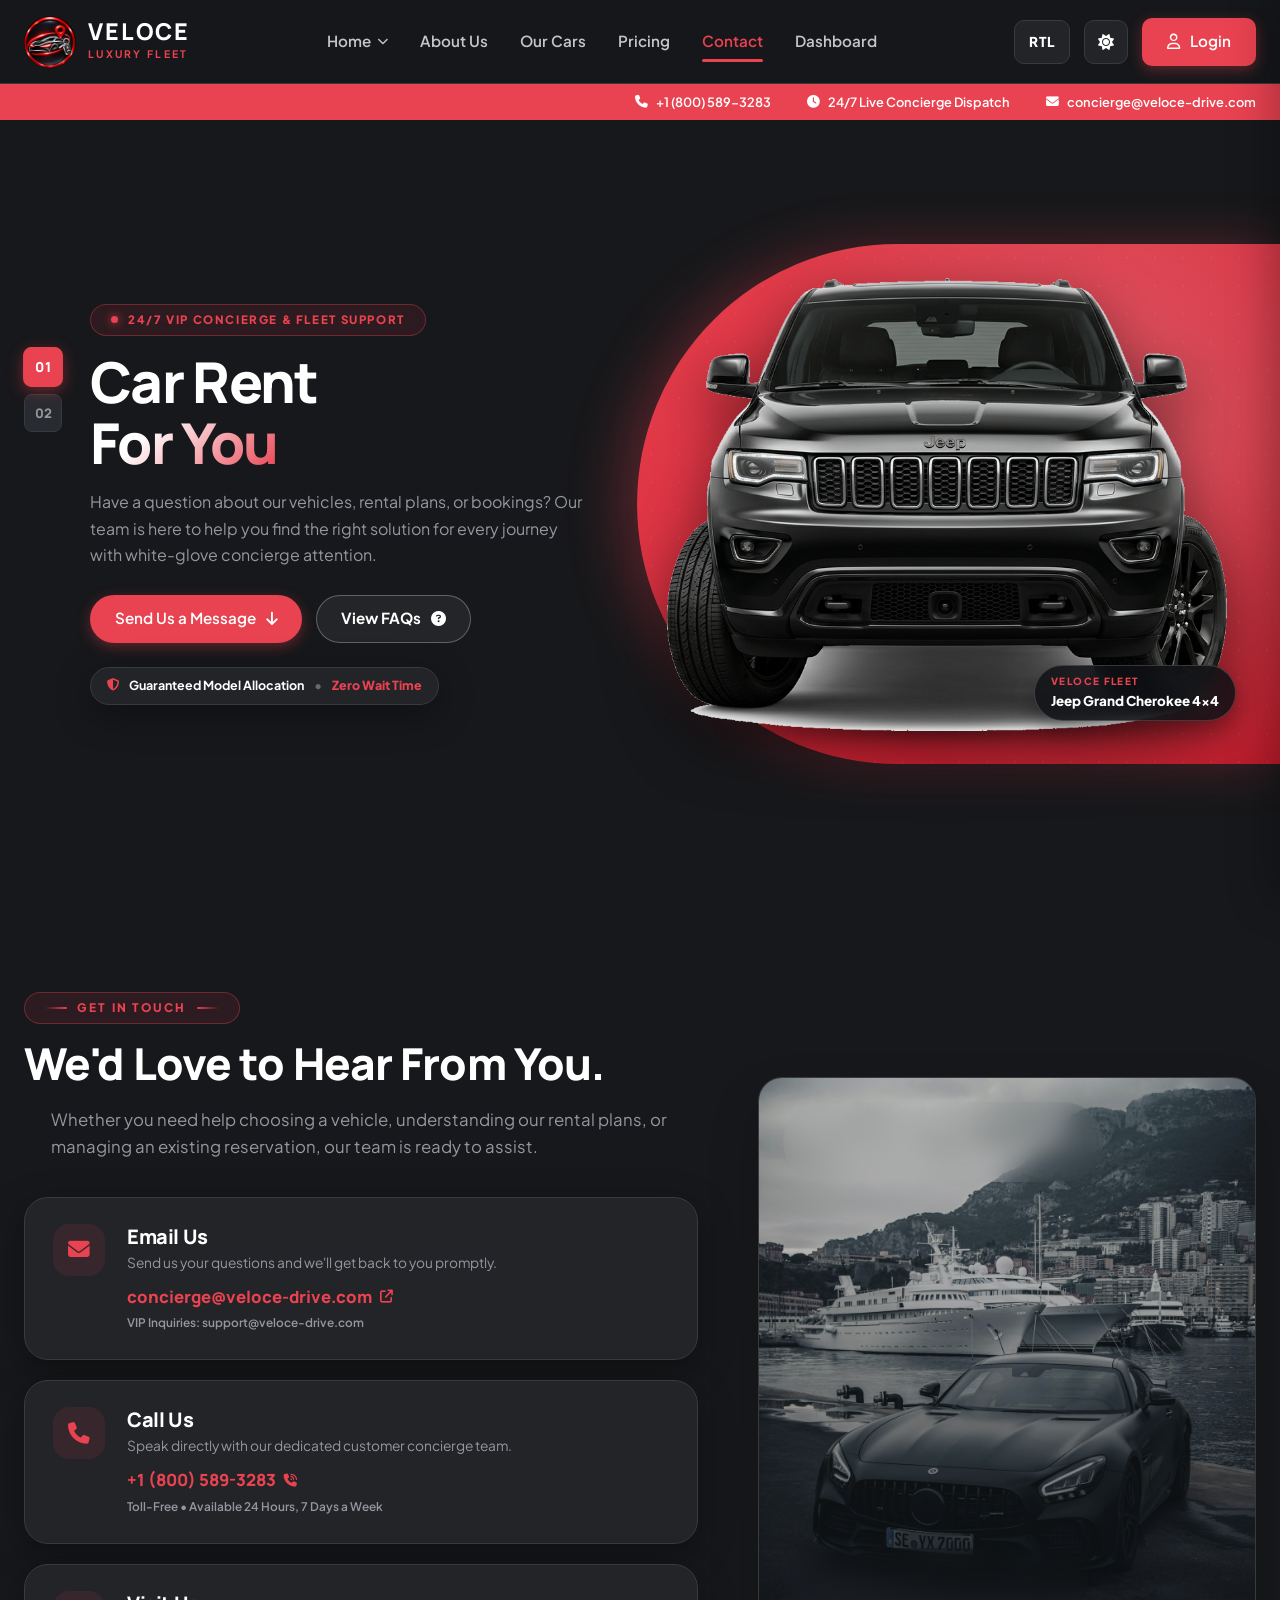
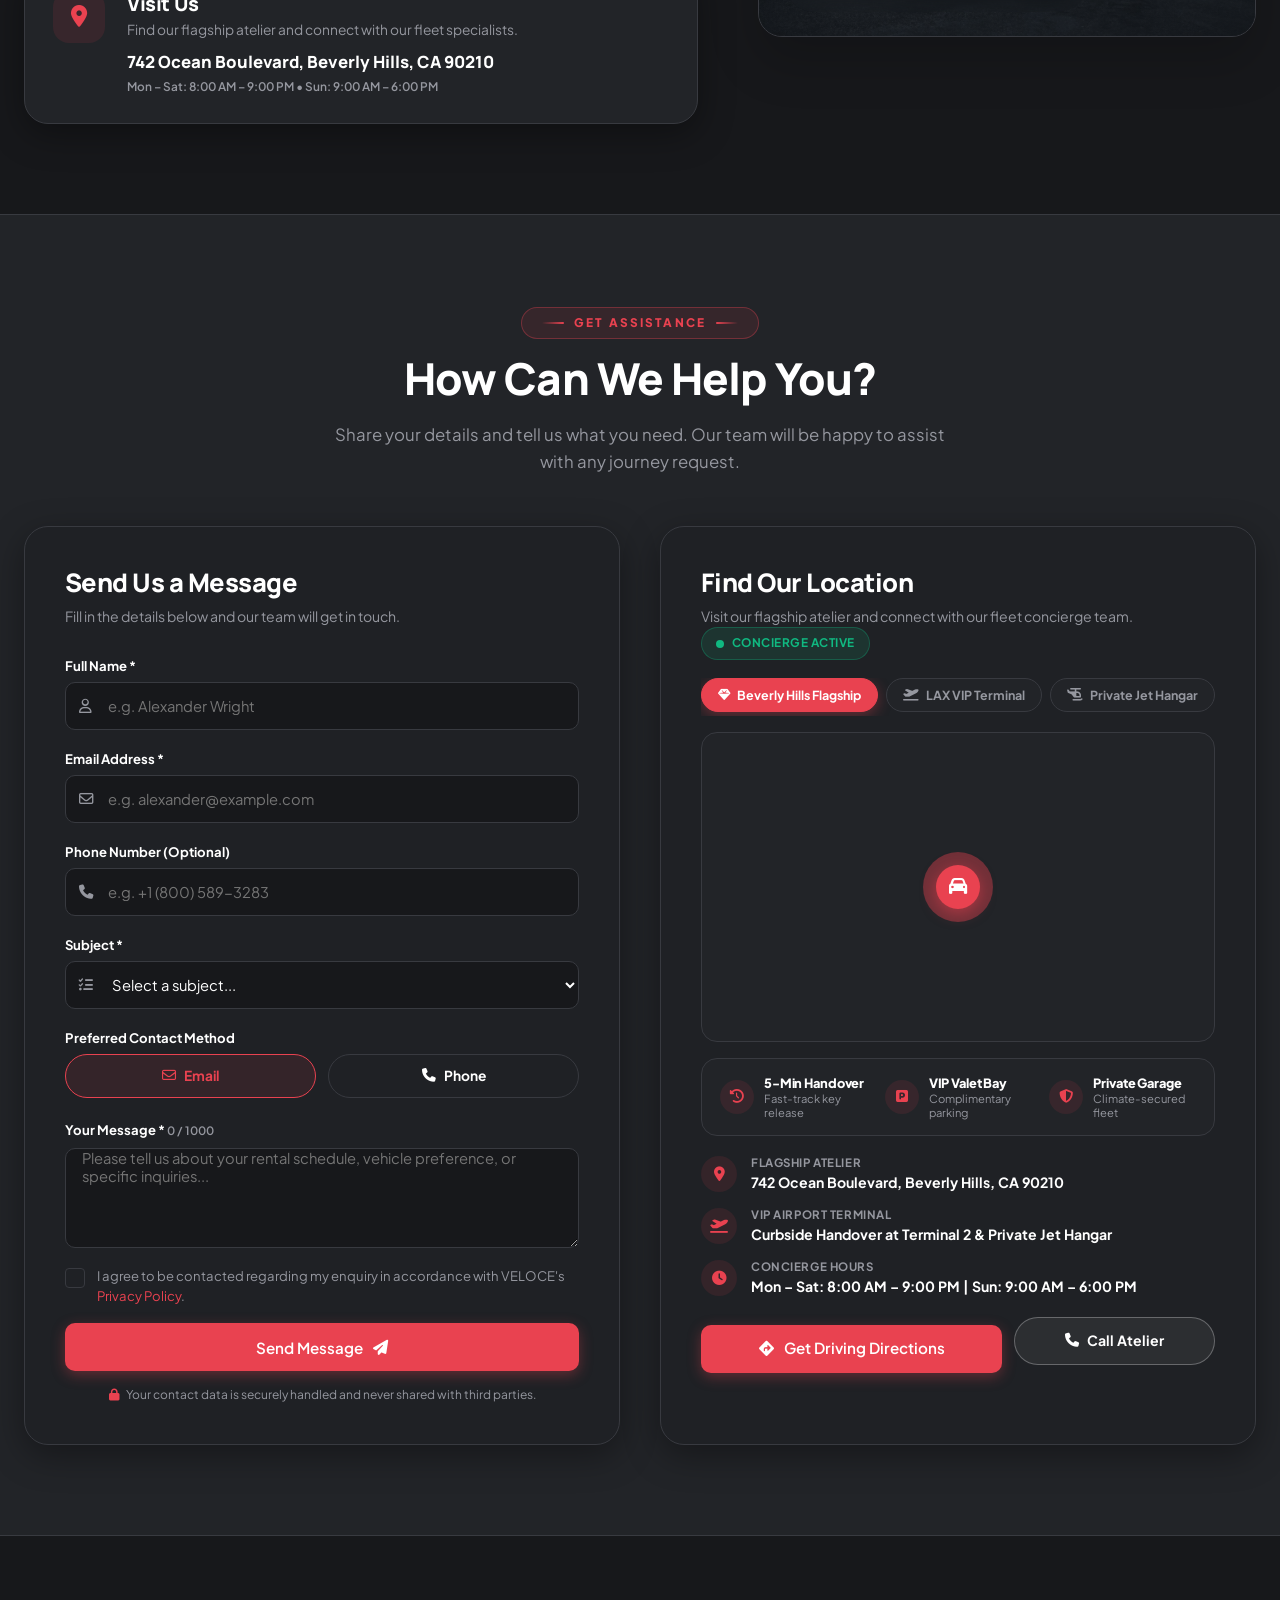
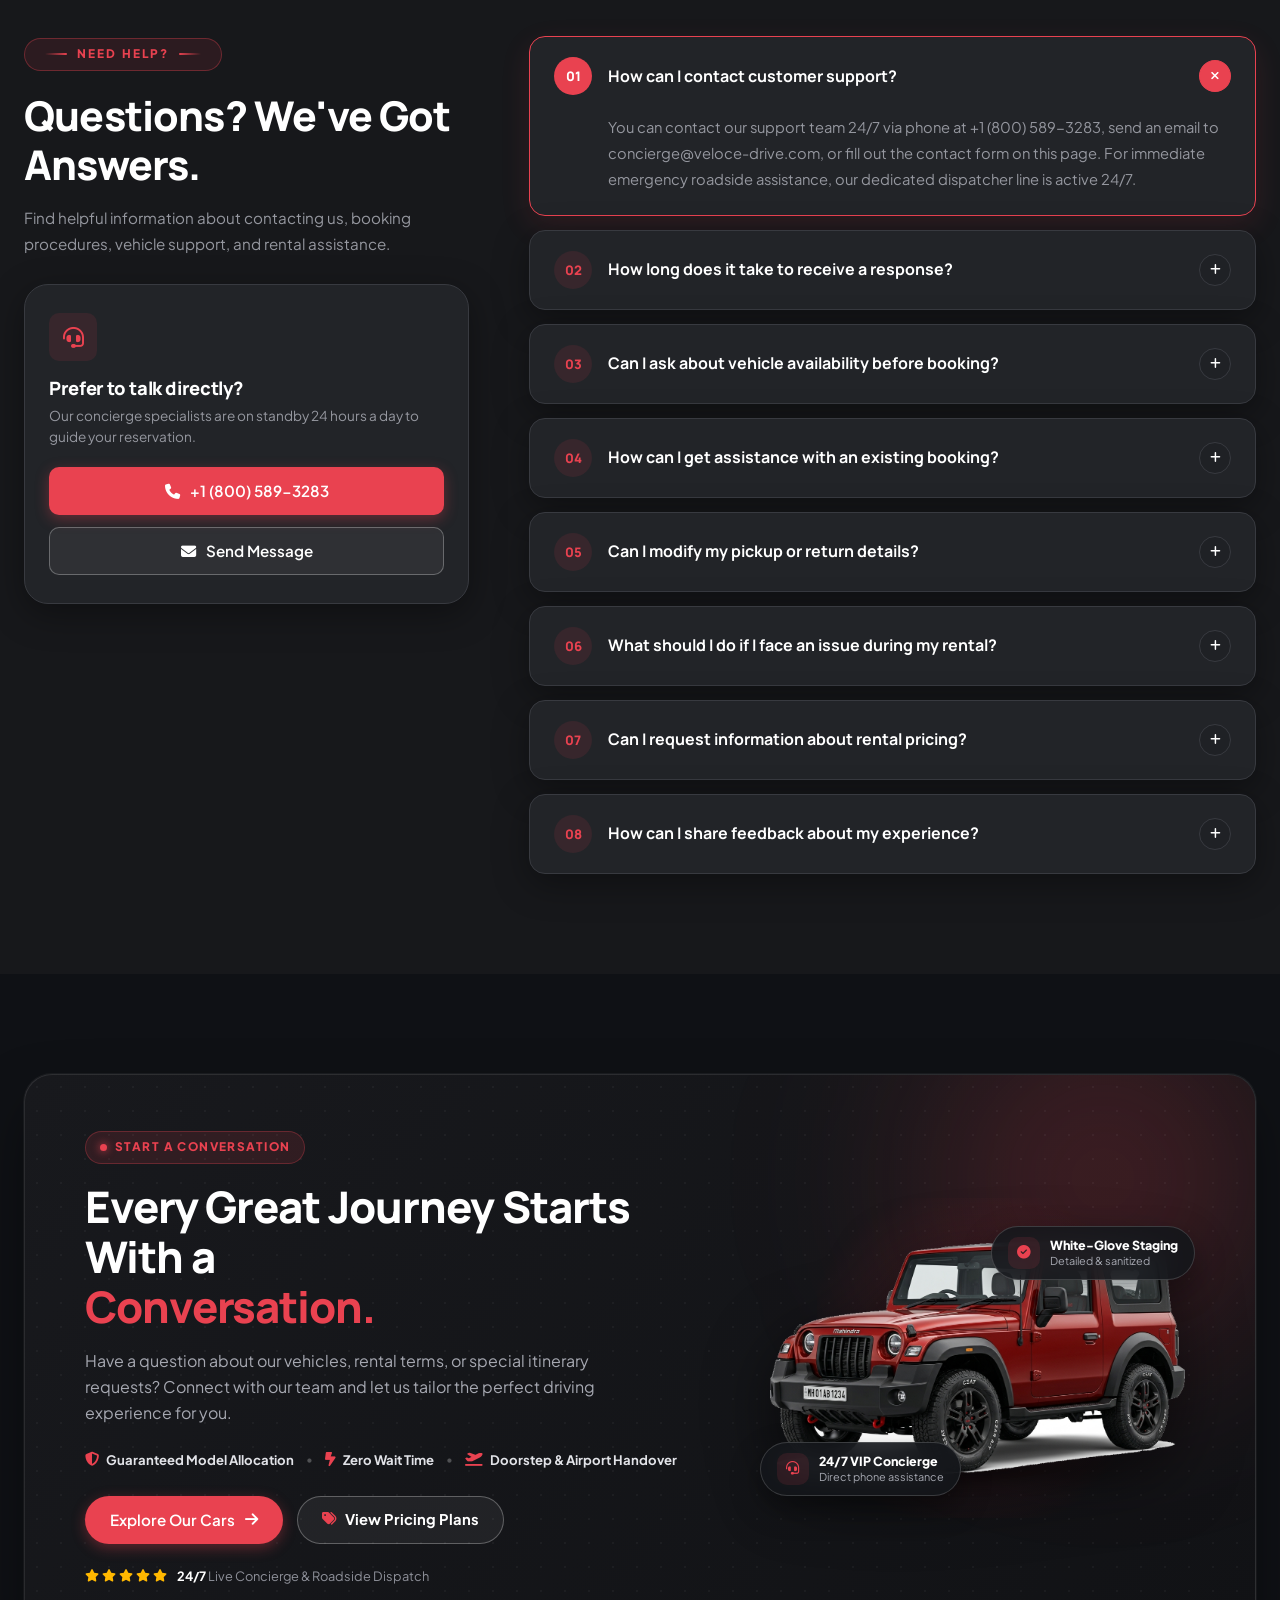
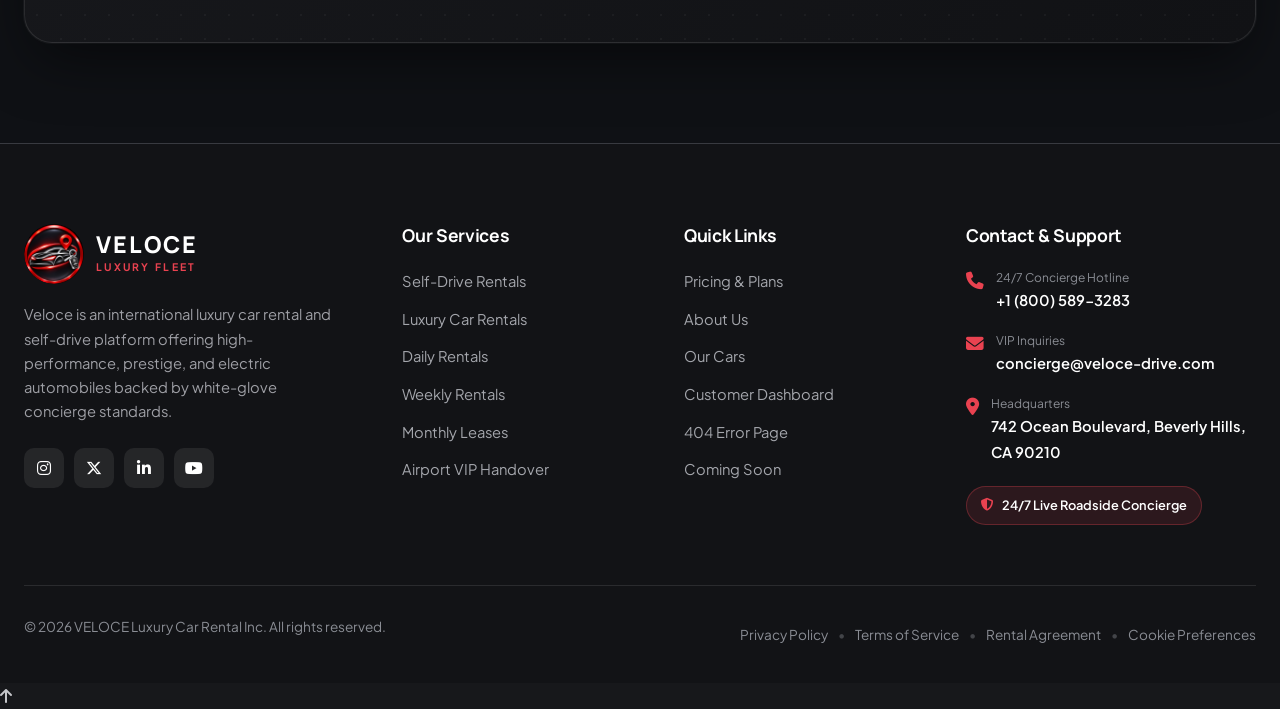
<file: contact.html>
<!DOCTYPE html>
<html lang="en" data-theme="dark" dir="ltr">
<head>
  <meta charset="UTF-8">
  <link rel="icon" type="image/png" href="assets/logo.png">
  <meta name="viewport" content="width=device-width, initial-scale=1.0">
  <meta http-equiv="X-UA-Compatible" content="ie=edge">

  <title>Contact Us | VELOCE LUXURY FLEET — 24/7 Concierge & Customer Support</title>
  <meta name="description" content="Get in touch with VELOCE Luxury Fleet. 24/7 concierge support, vehicle reservation inquiries, location map, and direct customer assistance.">
  <meta name="keywords" content="contact car rental, luxury fleet support, car rental customer care, self-drive help, Veloce Beverly Hills location">

  <link rel="preconnect" href="https://fonts.googleapis.com">
  <link rel="preconnect" href="https://fonts.gstatic.com" crossorigin>
  <link href="https://fonts.googleapis.com/css2?family=Manrope:wght@400;500;600;700&family=Plus+Jakarta+Sans:wght@400;500;600;700;800;900&display=swap" rel="stylesheet">

  <link rel="stylesheet" href="https://cdnjs.cloudflare.com/ajax/libs/font-awesome/6.5.1/css/all.min.css">

  <link rel="stylesheet" href="index.css">

  <link rel="stylesheet" href="contact.css">
</head>
<body class="contact-page">

  <header class="site-header" id="siteHeader">
    <div class="header-container">

      <a href="index.html" class="brand-logo" aria-label="VELOCE Home">
        <div class="logo-icon-wrap">
          <img src="assets/logo.png" alt="VELOCE Logo" class="logo-img">
        </div>
        <div class="brand-text">
          <span class="brand-name">VELOCE</span>
          <span class="brand-sub">LUXURY FLEET</span>
        </div>
      </a>

      <nav class="main-nav" id="mainNav" aria-label="Main Navigation">
        <ul class="nav-list">

          <li class="nav-item has-dropdown">
            <a href="index.html" class="nav-link" id="homeDropdownBtn" aria-expanded="false">
              <span>Home</span>
              <i class="fa-solid fa-chevron-down nav-arrow"></i>
            </a>
            <ul class="dropdown-menu" id="homeDropdownMenu">
              <li>
                <a href="index.html" class="dropdown-link">
                  <div class="dropdown-item-content">
                    <span class="dropdown-title">Home 1 - Red Dynamic</span>
                    <span class="dropdown-desc">Cinematic curves & floating fleet hero</span>
                  </div>
                </a>
              </li>
              <li>
                <a href="home2.html" class="dropdown-link">
                  <div class="dropdown-item-content">
                    <span class="dropdown-title">Home 2 - Minimal Luxury</span>
                    <span class="dropdown-desc">Monochrome elegance & travel stories</span>
                  </div>
                </a>
              </li>
            </ul>
          </li>

          <li class="nav-item">
            <a href="about.html" class="nav-link">About Us</a>
          </li>
          <li class="nav-item">
            <a href="cars.html" class="nav-link">Our Cars</a>
          </li>
          <li class="nav-item">
            <a href="pricing.html" class="nav-link">Pricing</a>
          </li>
          <li class="nav-item">
            <a href="contact.html" class="nav-link active">Contact</a>
          </li>
          <li class="nav-item">
            <a href="dashboard.html" class="nav-link" id="navDashboardBtn">Dashboard</a>
          </li>
        </ul>
      </nav>

      <div class="header-actions">

        <button type="button" class="action-btn dir-toggle" id="dirToggle" title="Toggle RTL/LTR" aria-label="Toggle text direction">
          <span class="dir-text" id="dirText">RTL</span>
        </button>

        <button type="button" class="action-btn theme-toggle" id="themeToggle" title="Toggle Theme" aria-label="Toggle dark/light mode">
          <i class="fa-solid fa-moon theme-icon-moon"></i>
          <i class="fa-solid fa-sun theme-icon-sun"></i>
        </button>

        <a href="login.html" class="btn btn-primary header-login-btn" id="loginBtn">
          <i class="fa-regular fa-user"></i>
          <span>Login</span>
        </a>

        <button type="button" class="mobile-toggle" id="mobileMenuBtn" aria-label="Open mobile menu">
          <span></span>
          <span></span>
          <span></span>
        </button>
      </div>

    </div>
  </header>

  <div class="mobile-menu-overlay" id="mobileMenuOverlay"></div>
  <aside class="mobile-menu-drawer" id="mobileDrawer">
    <div class="mobile-drawer-header">
      <div class="brand-text">
        <span class="brand-name">VELOCE</span>
        <span class="brand-sub">LUXURY FLEET</span>
      </div>
      <button class="mobile-close-btn" id="mobileCloseBtn" aria-label="Close menu">
        <i class="fa-solid fa-xmark"></i>
      </button>
    </div>

    <div class="mobile-drawer-body">
      <ul class="mobile-nav-list">
        <li class="mobile-nav-item">
          <div class="mobile-dropdown-header" id="mobileHomeDropdown">
            <span>Home</span>
            <i class="fa-solid fa-chevron-down"></i>
          </div>
          <ul class="mobile-sub-menu" id="mobileHomeSubmenu">
            <li><a href="index.html" class="mobile-link">Home 1 - Red Dynamic</a></li>
            <li><a href="home2.html" class="mobile-link">Home 2 - Minimal Luxury</a></li>
          </ul>
        </li>
        <li class="mobile-nav-item">
          <a href="about.html" class="mobile-link">About Us</a>
        </li>
        <li class="mobile-nav-item">
          <a href="cars.html" class="mobile-link">Our Cars</a>
        </li>
        <li class="mobile-nav-item">
          <a href="pricing.html" class="mobile-link">Pricing</a>
        </li>
        <li class="mobile-nav-item">
          <a href="contact.html" class="mobile-link active">Contact</a>
        </li>
        <li class="mobile-nav-item">
          <a href="dashboard.html" class="mobile-link">Dashboard</a>
        </li>
      </ul>

      <div class="mobile-drawer-actions">
        <div class="mobile-settings-row">
          <button type="button" class="action-btn mobile-dir-btn" id="mobileDirToggle">
            <span id="mobileDirText">Switch to RTL</span>
          </button>
          <button type="button" class="action-btn mobile-theme-btn" id="mobileThemeToggle">
            <i class="fa-solid fa-moon"></i>
            <span id="mobileThemeText">Dark Mode</span>
          </button>
        </div>
        <a href="login.html" class="btn btn-primary w-100 mobile-login-btn" id="mobileLoginBtn">
          <i class="fa-regular fa-user"></i>
          <span>Login / Register</span>
        </a>
      </div></div>
  </aside>

  <main class="contact-main-wrapper" id="mainContent">

    <section class="contact-hero-section" id="contact-hero">

      <div class="contact-hero-top-strip" aria-label="Concierge quick contact">
        <div class="section-container">
          <div class="top-strip-inner">
            <div class="top-strip-item">
              <i class="fa-solid fa-phone"></i>
              <a href="tel:+18005893283">+1 (800) 589-3283</a>
            </div>
            <div class="top-strip-item">
              <i class="fa-solid fa-clock"></i>
              <span>24/7 Live Concierge Dispatch</span>
            </div>
            <div class="top-strip-item">
              <i class="fa-solid fa-envelope"></i>
              <a href="mailto:concierge@veloce-drive.com">concierge@veloce-drive.com</a>
            </div>
          </div>
        </div>
      </div>

      <div class="section-container contact-hero-grid">
        <div class="contact-hero-left">
          <div class="contact-slider-controls" aria-label="Showcase vehicle switch">
            <button type="button" class="slider-control-btn active" id="heroCarBtn1" data-car="jeep" title="Show Black Jeep Grand Cherokee 4x4">
              <span>01</span>
            </button>
            <button type="button" class="slider-control-btn" id="heroCarBtn2" data-car="thar" title="Show Red Mahindra Thar 4x4">
              <span>02</span>
            </button>
          </div>
          <div class="contact-hero-content">

            <div class="contact-hero-tag">
              <span class="contact-tag-pulse"></span>
              <span class="contact-tag-text">24/7 VIP CONCIERGE &amp; FLEET SUPPORT</span>
            </div>

            <h1 class="contact-hero-title">
              Car Rent <br>
              <span class="contact-title-accent">For You</span>
            </h1>

            <p class="contact-hero-lead">
              Have a question about our vehicles, rental plans, or bookings? Our team is here to help you find the right solution for every journey with white-glove concierge attention.
            </p>

            <div class="contact-hero-ctas">
              <a href="#contact-form-section" class="btn btn-primary contact-cta-main">
                <span>Send Us a Message</span>
                <i class="fa-solid fa-arrow-down"></i>
              </a>
              <a href="#contact-faq" class="btn btn-secondary contact-cta-secondary">
                <span>View FAQs</span>
                <i class="fa-solid fa-circle-question"></i>
              </a>
            </div>

            <div class="contact-hero-trust-badge">
              <i class="fa-solid fa-shield-halved text-primary"></i>
              <span>Guaranteed Model Allocation</span> <span class="trust-dot">•</span> <span class="trust-highlight">Zero Wait Time</span>
            </div>

          </div>
        </div>

        <div class="contact-hero-right">
          <div class="contact-hero-curve-shape" aria-hidden="true"></div>

          <div class="contact-hero-vehicle-stage">
            <div class="contact-vehicle-shadow" aria-hidden="true"></div>
            <img src="assets/hero-jeep-black.png" alt="Black Jeep Grand Cherokee 4x4" class="contact-vehicle-img" id="contactHeroCarImg" loading="eager">
            <div class="contact-vehicle-badge" id="contactHeroCarBadge">
              <span class="badge-tag">VELOCE FLEET</span>
              <strong class="badge-name" id="contactHeroCarName">Jeep Grand Cherokee 4x4</strong>
            </div>
          </div>
        </div>

      </div>

    </section>

    <section class="contact-info-section" id="contact-info">
      <div class="section-container">
        <div class="contact-info-layout">

          <div class="contact-info-left">

            <div class="contact-section-intro">
              <span class="section-sub-label">GET IN TOUCH</span>
              <h2 class="section-heading">We'd Love to Hear From You.</h2>
              <p class="section-subtitle">
                Whether you need help choosing a vehicle, understanding our rental plans, or managing an existing reservation, our team is ready to assist.
              </p>
            </div>

            <div class="contact-cards-stack">

              <article class="contact-card">
                <div class="contact-card-icon-wrap">
                  <i class="fa-solid fa-envelope"></i>
                </div>
                <div class="contact-card-content">
                  <h3 class="contact-card-title">Email Us</h3>
                  <p class="contact-card-desc">Send us your questions and we'll get back to you promptly.</p>
                  <a href="mailto:concierge@veloce-drive.com" class="contact-card-link" id="cfgEmail">
                    <span>concierge@veloce-drive.com</span>
                    <i class="fa-solid fa-arrow-up-right-from-square"></i>
                  </a>
                  <span class="contact-card-sub">VIP Inquiries: support@veloce-drive.com</span>
                </div>
              </article>

              <article class="contact-card">
                <div class="contact-card-icon-wrap">
                  <i class="fa-solid fa-phone"></i>
                </div>
                <div class="contact-card-content">
                  <h3 class="contact-card-title">Call Us</h3>
                  <p class="contact-card-desc">Speak directly with our dedicated customer concierge team.</p>
                  <a href="tel:+18005893283" class="contact-card-link" id="cfgPhone">
                    <span>+1 (800) 589-3283</span>
                    <i class="fa-solid fa-phone-volume"></i>
                  </a>
                  <span class="contact-card-sub">Toll-Free &bull; Available 24 Hours, 7 Days a Week</span>
                </div>
              </article>

              <article class="contact-card">
                <div class="contact-card-icon-wrap">
                  <i class="fa-solid fa-location-dot"></i>
                </div>
                <div class="contact-card-content">
                  <h3 class="contact-card-title">Visit Us</h3>
                  <p class="contact-card-desc">Find our flagship atelier and connect with our fleet specialists.</p>
                  <address class="contact-card-address" id="cfgAddress">
                    742 Ocean Boulevard, Beverly Hills, CA 90210
                  </address>
                  <span class="contact-card-sub">Mon &ndash; Sat: 8:00 AM &ndash; 9:00 PM &bull; Sun: 9:00 AM &ndash; 6:00 PM</span>
                </div>
              </article>

            </div>

          </div>

          <div class="contact-info-right">
            <div class="contact-image-frame">
              <img src="assets/about-car-new.jpg" alt="VELOCE Flagship Automotive Atelier" class="contact-showcase-img" loading="lazy">
              <div class="contact-img-overlay-glow"></div>

              <div class="contact-floating-pill">
                <div class="pill-icon">
                  <i class="fa-solid fa-bolt-lightning text-primary"></i>
                </div>
                <div class="pill-text">
                  <strong>Rapid Concierge Dispatch</strong>
                  <span>Average inquiry response under 15 minutes</span>
                </div>
              </div>

              <div class="contact-floating-pill bottom-pill">
                <div class="pill-icon">
                  <i class="fa-solid fa-shield-halved text-primary"></i>
                </div>
                <div class="pill-text">
                  <strong>24/7 Roadside Hotline</strong>
                  <span>Nationwide GPS emergency assistance</span>
                </div>
              </div>
            </div>
          </div>

        </div>
      </div>
    </section>

    <section class="contact-form-map-section" id="contact-form-section">
      <div class="section-container">

        <div class="section-header text-center">
          <span class="section-sub-label">GET ASSISTANCE</span>
          <h2 class="section-heading">How Can We Help You?</h2>
          <p class="section-subtitle">
            Share your details and tell us what you need. Our team will be happy to assist with any journey request.
          </p>
        </div>

        <div class="contact-form-map-grid">

          <div class="contact-form-card" id="contactFormCard">

            <div class="form-card-header">
              <h3 class="form-card-title">Send Us a Message</h3>
              <p class="form-card-subtitle">Fill in the details below and our team will get in touch.</p>
            </div>

            <div class="form-alert" id="formAlertBanner" style="display: none;" role="alert">
              <i class="fa-solid fa-circle-check form-alert-icon"></i>
              <div class="form-alert-content" id="formAlertContent"></div>
            </div>

            <form class="contact-form" id="contactUsForm" novalidate>

              <div class="form-group mb-3">
                <label for="contactFullName" class="form-label">
                  Full Name <span class="required-star">*</span>
                </label>
                <div class="input-with-icon">
                  <i class="fa-regular fa-user input-icon"></i>
                  <input type="text" id="contactFullName" name="fullName" class="form-control" placeholder="e.g. Alexander Wright" required autocomplete="name">
                </div>
                <span class="field-error-msg" id="nameError">Please enter your full name.</span>
              </div>

              <div class="form-group mb-3">
                <label for="contactEmailAddr" class="form-label">
                  Email Address <span class="required-star">*</span>
                </label>
                <div class="input-with-icon">
                  <i class="fa-regular fa-envelope input-icon"></i>
                  <input type="email" id="contactEmailAddr" name="email" class="form-control" placeholder="e.g. alexander@example.com" required autocomplete="email">
                </div>
                <span class="field-error-msg" id="emailError">Please enter a valid email address.</span>
              </div>

              <div class="form-group mb-3">
                <label for="contactPhoneNumber" class="form-label">
                  Phone Number <span class="text-muted">(Optional)</span>
                </label>
                <div class="input-with-icon">
                  <i class="fa-solid fa-phone input-icon"></i>
                  <input type="tel" id="contactPhoneNumber" name="phone" class="form-control" placeholder="e.g. +1 (800) 589-3283" autocomplete="tel">
                </div>
                <span class="field-error-msg" id="phoneError">Please provide a valid phone number.</span>
              </div>

              <div class="form-group mb-3">
                <label for="contactSubject" class="form-label">
                  Subject <span class="required-star">*</span>
                </label>
                <div class="input-with-icon">
                  <i class="fa-solid fa-list-check input-icon"></i>
                  <select id="contactSubject" name="subject" class="form-control" required>
                    <option value="" disabled selected>Select a subject...</option>
                    <option value="General Enquiry">General Enquiry</option>
                    <option value="Car Rental Enquiry">Car Rental Enquiry</option>
                    <option value="Booking Assistance">Booking Assistance</option>
                    <option value="Pricing Information">Pricing Information</option>
                    <option value="Vehicle Availability">Vehicle Availability</option>
                    <option value="Other">Other</option>
                  </select>
                </div>
                <span class="field-error-msg" id="subjectError">Please select a subject for your enquiry.</span>
              </div>

              <div class="form-group mb-3">
                <label class="form-label">Preferred Contact Method</label>
                <div class="contact-method-radios">
                  <label class="custom-radio-pill">
                    <input type="radio" name="preferredMethod" value="Email" checked>
                    <span class="radio-pill-btn">
                      <i class="fa-regular fa-envelope"></i>
                      <span>Email</span>
                    </span>
                  </label>
                  <label class="custom-radio-pill">
                    <input type="radio" name="preferredMethod" value="Phone">
                    <span class="radio-pill-btn">
                      <i class="fa-solid fa-phone"></i>
                      <span>Phone</span>
                    </span>
                  </label>
                </div>
              </div>

              <div class="form-group mb-3">
                <div class="d-flex justify-content-between align-items-center mb-1">
                  <label for="contactMessage" class="form-label mb-0">
                    Your Message <span class="required-star">*</span>
                  </label>
                  <span class="char-counter" id="charCounter">0 / 1000</span>
                </div>
                <textarea id="contactMessage" name="message" class="form-control form-textarea" rows="4" maxlength="1000" placeholder="Please tell us about your rental schedule, vehicle preference, or specific inquiries..." required></textarea>
                <span class="field-error-msg" id="messageError">Please enter your message (at least 10 characters).</span>
              </div>

              <div class="form-group mb-4">
                <label class="custom-consent-box">
                  <input type="checkbox" id="contactConsent" name="consent" required>
                  <span class="consent-checkbox-mark"></span>
                  <span class="consent-text">
                    I agree to be contacted regarding my enquiry in accordance with VELOCE's <a href="#" class="privacy-link">Privacy Policy</a>.
                  </span>
                </label>
                <span class="field-error-msg" id="consentError">You must agree before submitting.</span>
              </div>

              <button type="submit" class="btn btn-primary w-100 contact-submit-btn" id="contactSubmitBtn">
                <span class="btn-text">Send Message</span>
                <i class="fa-solid fa-paper-plane btn-icon"></i>
                <span class="btn-spinner" style="display: none;"><i class="fa-solid fa-circle-notch fa-spin"></i></span>
              </button>

              <p class="form-footnote text-center">
                <i class="fa-solid fa-lock text-primary"></i>
                <span>Your contact data is securely handled and never shared with third parties.</span>
              </p>

            </form>

          </div>

          <div class="contact-map-card" id="locationMapCard">

            <div class="map-card-header">
              <div class="d-flex justify-content-between align-items-center flex-wrap gap-2">
                <div>
                  <h3 class="map-card-title">Find Our Location</h3>
                  <p class="map-card-subtitle">Visit our flagship atelier and connect with our fleet concierge team.</p>
                </div>
                <span class="map-live-status-badge">
                  <span class="status-live-dot"></span>
                  <span>Concierge Active</span>
                </span>
              </div>
            </div>

            <div class="map-hub-switcher" role="tablist" aria-label="Select location hub">
              <button type="button" class="map-hub-tab active" data-hub="flagship" role="tab" aria-selected="true">
                <i class="fa-solid fa-gem"></i>
                <span>Beverly Hills Flagship</span>
              </button>
              <button type="button" class="map-hub-tab" data-hub="lax" role="tab" aria-selected="false">
                <i class="fa-solid fa-plane-departure"></i>
                <span>LAX VIP Terminal</span>
              </button>
              <button type="button" class="map-hub-tab" data-hub="hangar" role="tab" aria-selected="false">
                <i class="fa-solid fa-helicopter"></i>
                <span>Private Jet Hangar</span>
              </button>
            </div>

            <div class="map-embed-frame">
              <iframe
                id="contactMapIframe"
                title="VELOCE Luxury Fleet Beverly Hills Location Map"
                src="https://www.openstreetmap.org/export/embed.html?bbox=-118.4200%2C34.0600%2C-118.3900%2C34.0800&amp;layer=mapnik&amp;marker=34.0700%2C-118.4050"
                class="map-iframe"
                loading="lazy">
              </iframe>
              <div class="map-marker-pin">
                <div class="pin-pulse"></div>
                <div class="pin-icon"><i class="fa-solid fa-car" id="mapPinIcon"></i></div>
              </div>
            </div>

            <div class="map-privileges-strip">
              <div class="map-privilege-item">
                <div class="privilege-icon">
                  <i class="fa-solid fa-clock-rotate-left"></i>
                </div>
                <div class="privilege-info">
                  <strong>5-Min Handover</strong>
                  <span>Fast-track key release</span>
                </div>
              </div>
              <div class="map-privilege-item">
                <div class="privilege-icon">
                  <i class="fa-solid fa-square-parking"></i>
                </div>
                <div class="privilege-info">
                  <strong>VIP Valet Bay</strong>
                  <span>Complimentary parking</span>
                </div>
              </div>
              <div class="map-privilege-item">
                <div class="privilege-icon">
                  <i class="fa-solid fa-shield-halved"></i>
                </div>
                <div class="privilege-info">
                  <strong>Private Garage</strong>
                  <span>Climate-secured fleet</span>
                </div>
              </div>
            </div>

            <div class="map-details-body">

              <div class="map-detail-item">
                <div class="detail-icon"><i class="fa-solid fa-location-dot"></i></div>
                <div class="detail-text">
                  <span class="detail-label" id="mapDetailLabel1">Flagship Atelier</span>
                  <strong class="detail-val" id="mapDetailVal1">742 Ocean Boulevard, Beverly Hills, CA 90210</strong>
                </div>
              </div>

              <div class="map-detail-item">
                <div class="detail-icon"><i class="fa-solid fa-plane-departure"></i></div>
                <div class="detail-text">
                  <span class="detail-label" id="mapDetailLabel2">VIP Airport Terminal</span>
                  <strong class="detail-val" id="mapDetailVal2">Curbside Handover at Terminal 2 &amp; Private Jet Hangar</strong>
                </div>
              </div>

              <div class="map-detail-item">
                <div class="detail-icon"><i class="fa-solid fa-clock"></i></div>
                <div class="detail-text">
                  <span class="detail-label" id="mapDetailLabel3">Concierge Hours</span>
                  <strong class="detail-val" id="mapDetailVal3">Mon &ndash; Sat: 8:00 AM &ndash; 9:00 PM | Sun: 9:00 AM &ndash; 6:00 PM</strong>
                </div>
              </div>

              <div class="map-actions-row">
                <a href="https://maps.google.com/?q=Beverly+Hills+CA" target="_blank" rel="noopener noreferrer" class="btn btn-primary map-directions-btn" id="mapDirectionsBtn">
                  <i class="fa-solid fa-diamond-turn-right"></i>
                  <span>Get Driving Directions</span>
                </a>
                <a href="tel:+18005893283" class="btn btn-secondary map-call-btn" id="mapCallBtn">
                  <i class="fa-solid fa-phone"></i>
                  <span>Call Atelier</span>
                </a>
              </div>

            </div>

          </div>

        </div>

      </div>
    </section>

    <section class="contact-faq-section" id="contact-faq">
      <div class="section-container">

        <div class="contact-faq-grid">

          <div class="contact-faq-intro-col">
            <div class="faq-sticky-panel">
              <span class="section-sub-label">NEED HELP?</span>
              <h2 class="faq-panel-title">Questions? We've Got Answers.</h2>
              <p class="faq-panel-desc">
                Find helpful information about contacting us, booking procedures, vehicle support, and rental assistance.
              </p>

              <div class="faq-support-box">
                <div class="faq-support-icon">
                  <i class="fa-solid fa-headset"></i>
                </div>
                <h4 class="faq-support-title">Prefer to talk directly?</h4>
                <p class="faq-support-desc">
                  Our concierge specialists are on standby 24 hours a day to guide your reservation.
                </p>
                <div class="faq-support-actions">
                  <a href="tel:+18005893283" class="btn btn-primary w-100">
                    <i class="fa-solid fa-phone"></i>
                    <span>+1 (800) 589-3283</span>
                  </a>
                  <a href="#contact-form-section" class="btn btn-secondary w-100 mt-2">
                    <i class="fa-solid fa-envelope"></i>
                    <span>Send Message</span>
                  </a>
                </div>
              </div>
            </div>
          </div>

          <div class="contact-faq-accordion-col">
            <div class="faq-accordion-stack" id="contactFaqAccordion">

              <div class="faq-item active">
                <button type="button" class="faq-question-btn" aria-expanded="true">
                  <span class="faq-q-num">01</span>
                  <span class="faq-q-text">How can I contact customer support?</span>
                  <span class="faq-q-icon"><i class="fa-solid fa-plus"></i></span>
                </button>
                <div class="faq-answer-panel">
                  <div class="faq-answer-inner">
                    You can contact our support team 24/7 via phone at +1 (800) 589-3283, send an email to concierge@veloce-drive.com, or fill out the contact form on this page. For immediate emergency roadside assistance, our dedicated dispatcher line is active 24/7.
                  </div>
                </div>
              </div>

              <div class="faq-item">
                <button type="button" class="faq-question-btn" aria-expanded="false">
                  <span class="faq-q-num">02</span>
                  <span class="faq-q-text">How long does it take to receive a response?</span>
                  <span class="faq-q-icon"><i class="fa-solid fa-plus"></i></span>
                </button>
                <div class="faq-answer-panel">
                  <div class="faq-answer-inner">
                    Our concierge desk reviews all digital inquiries as they arrive. Standard email and form messages typically receive an initial response within 15 to 30 minutes during operating hours, and within 2 hours outside peak periods. Phone assistance is immediate.
                  </div>
                </div>
              </div>

              <div class="faq-item">
                <button type="button" class="faq-question-btn" aria-expanded="false">
                  <span class="faq-q-num">03</span>
                  <span class="faq-q-text">Can I ask about vehicle availability before booking?</span>
                  <span class="faq-q-icon"><i class="fa-solid fa-plus"></i></span>
                </button>
                <div class="faq-answer-panel">
                  <div class="faq-answer-inner">
                    Yes, absolutely. You can check real-time availability on our <a href="cars.html" class="inline-link">Our Cars</a> fleet marketplace, or contact our concierge directly with your target travel dates and vehicle model preferences.
                  </div>
                </div>
              </div>

              <div class="faq-item">
                <button type="button" class="faq-question-btn" aria-expanded="false">
                  <span class="faq-q-num">04</span>
                  <span class="faq-q-text">How can I get assistance with an existing booking?</span>
                  <span class="faq-q-icon"><i class="fa-solid fa-plus"></i></span>
                </button>
                <div class="faq-answer-panel">
                  <div class="faq-answer-inner">
                    To modify, extend, or review an existing reservation, have your Booking Reference ID ready and quote it via phone or email. You may also access your reservation directly within your online Customer Dashboard.
                  </div>
                </div>
              </div>

              <div class="faq-item">
                <button type="button" class="faq-question-btn" aria-expanded="false">
                  <span class="faq-q-num">05</span>
                  <span class="faq-q-text">Can I modify my pickup or return details?</span>
                  <span class="faq-q-icon"><i class="fa-solid fa-plus"></i></span>
                </button>
                <div class="faq-answer-panel">
                  <div class="faq-answer-inner">
                    Yes. Changes to pickup or return time and locations can be requested without modification penalty up to 4 hours prior to scheduled handover, subject to vehicle scheduling and route availability.
                  </div>
                </div>
              </div>

              <div class="faq-item">
                <button type="button" class="faq-question-btn" aria-expanded="false">
                  <span class="faq-q-num">06</span>
                  <span class="faq-q-text">What should I do if I face an issue during my rental?</span>
                  <span class="faq-q-icon"><i class="fa-solid fa-plus"></i></span>
                </button>
                <div class="faq-answer-panel">
                  <div class="faq-answer-inner">
                    In the rare event of mechanical difficulty, a flat tire, or warning light, call our 24/7 emergency dispatch immediately at +1 (800) 589-3283. All rentals include complimentary nationwide roadside recovery and replacement vehicle coverage.
                  </div>
                </div>
              </div>

              <div class="faq-item">
                <button type="button" class="faq-question-btn" aria-expanded="false">
                  <span class="faq-q-num">07</span>
                  <span class="faq-q-text">Can I request information about rental pricing?</span>
                  <span class="faq-q-icon"><i class="fa-solid fa-plus"></i></span>
                </button>
                <div class="faq-answer-panel">
                  <div class="faq-answer-inner">
                    Yes. We practice 100% transparent pricing with zero surprise charges. You can explore standard rates on our <a href="pricing.html" class="inline-link">Pricing Plans</a> page, or request a bespoke quote for extended multi-month corporate hires.
                  </div>
                </div>
              </div>

              <div class="faq-item">
                <button type="button" class="faq-question-btn" aria-expanded="false">
                  <span class="faq-q-num">08</span>
                  <span class="faq-q-text">How can I share feedback about my experience?</span>
                  <span class="faq-q-icon"><i class="fa-solid fa-plus"></i></span>
                </button>
                <div class="faq-answer-panel">
                  <div class="faq-answer-inner">
                    We value client feedback immensely. You can submit reviews directly via the contact form with the subject "Other" or email management directly at feedback@veloce-drive.com following completion of your trip.
                  </div>
                </div>
              </div>

            </div>
          </div>

        </div>

      </div>
    </section>

    <section class="contact-cta-section" id="contact-cta">
      <div class="section-container">
        <div class="cta-banner-card premium-split-cta">
          <div class="cta-banner-ambient-glow" aria-hidden="true"></div>
          <div class="cta-grid-pattern" aria-hidden="true"></div>

          <div class="cta-card-left">
            <div class="cta-pill-badge">
              <span class="cta-badge-dot"></span>
              <span>START A CONVERSATION</span>
            </div>

            <h2 class="cta-banner-heading">
              Every Great Journey Starts With a <br>
              <span class="cta-heading-highlight">Conversation.</span>
            </h2>

            <p class="cta-banner-desc">
              Have a question about our vehicles, rental terms, or special itinerary requests? Connect with our team and let us tailor the perfect driving experience for you.
            </p>

            <div class="cta-perks-row">
              <div class="cta-perk-item">
                <i class="fa-solid fa-shield-halved"></i>
                <span>Guaranteed Model Allocation</span>
              </div>
              <div class="cta-perk-dot">•</div>
              <div class="cta-perk-item">
                <i class="fa-solid fa-bolt-lightning"></i>
                <span>Zero Wait Time</span>
              </div>
              <div class="cta-perk-dot">•</div>
              <div class="cta-perk-item">
                <i class="fa-solid fa-plane-departure"></i>
                <span>Doorstep &amp; Airport Handover</span>
              </div>
            </div>

            <div class="cta-buttons-wrap">
              <a href="cars.html" class="btn btn-primary cta-master-btn">
                <span>Explore Our Cars</span>
                <i class="fa-solid fa-arrow-right"></i>
              </a>
              <a href="pricing.html" class="btn btn-secondary cta-contact-btn">
                <i class="fa-solid fa-tags text-primary"></i>
                <span>View Pricing Plans</span>
              </a>
            </div>

            <div class="cta-social-proof">
              <div class="cta-rating-stars">
                <i class="fa-solid fa-star"></i>
                <i class="fa-solid fa-star"></i>
                <i class="fa-solid fa-star"></i>
                <i class="fa-solid fa-star"></i>
                <i class="fa-solid fa-star"></i>
              </div>
              <span class="cta-rating-text"><strong>24/7</strong> Live Concierge &amp; Roadside Dispatch</span>
            </div>
          </div>

          <div class="cta-card-right">
            <div class="cta-showcase-stage">
              <div class="cta-stage-curve" aria-hidden="true"></div>
              <div class="cta-car-shadow" aria-hidden="true"></div>
              <img src="assets/hero-thar-red.png" alt="VELOCE Luxury Fleet Experience" class="cta-showcase-car" loading="lazy">
              
              <div class="cta-floating-chip cta-chip-top">
                <div class="chip-icon">
                  <i class="fa-solid fa-circle-check text-primary"></i>
                </div>
                <div class="chip-text">
                  <strong>White-Glove Staging</strong>
                  <span>Detailed &amp; sanitized</span>
                </div>
              </div>

              <div class="cta-floating-chip cta-chip-bottom">
                <div class="chip-icon">
                  <i class="fa-solid fa-headset text-primary"></i>
                </div>
                <div class="chip-text">
                  <strong>24/7 VIP Concierge</strong>
                  <span>Direct phone assistance</span>
                </div>
              </div>
            </div>
          </div>

        </div>
      </div>
    </section>

  </main>

  <footer class="site-footer" id="footer">
    <div class="section-container">

      <div class="footer-grid">

        <div class="footer-col footer-brand-col">
          <a href="index.html" class="brand-logo" aria-label="VELOCE Home">
            <div class="logo-icon-wrap">
              <img src="assets/logo.png" alt="VELOCE Logo" class="logo-img">
            </div>
            <div class="brand-text">
              <span class="brand-name">VELOCE</span>
              <span class="brand-sub">LUXURY FLEET</span>
            </div>
          </a>

          <p class="footer-brand-desc">
            Veloce is an international luxury car rental and self-drive platform offering high-performance, prestige, and electric automobiles backed by white-glove concierge standards.
          </p>

          <div class="social-links-row">
            <a href="#" class="social-icon-btn" aria-label="Instagram"><i class="fa-brands fa-instagram"></i></a>
            <a href="#" class="social-icon-btn" aria-label="Twitter / X"><i class="fa-brands fa-x-twitter"></i></a>
            <a href="#" class="social-icon-btn" aria-label="LinkedIn"><i class="fa-brands fa-linkedin-in"></i></a>
            <a href="#" class="social-icon-btn" aria-label="YouTube"><i class="fa-brands fa-youtube"></i></a>
          </div>
        </div>

        <div class="footer-col">
          <h4 class="footer-col-title">Our Services</h4>
          <ul class="footer-link-list">
            <li><a href="cars.html">Self-Drive Rentals</a></li>
            <li><a href="cars.html">Luxury Car Rentals</a></li>
            <li><a href="pricing.html">Daily Rentals</a></li>
            <li><a href="pricing.html">Weekly Rentals</a></li>
            <li><a href="pricing.html">Monthly Leases</a></li>
            <li><a href="cars.html">Airport VIP Handover</a></li>
          </ul>
        </div>

        <div class="footer-col">
          <h4 class="footer-col-title">Quick Links</h4>
          <ul class="footer-link-list">
            <li><a href="pricing.html">Pricing &amp; Plans</a></li>
            <li><a href="about.html">About Us</a></li>
            <li><a href="cars.html">Our Cars</a></li>
            <li><a href="dashboard.html" class="footer-dash-link">Customer Dashboard</a></li>
            <li><a href="404.html">404 Error Page</a></li>
            <li><a href="comingsoon.html">Coming Soon</a></li>
          </ul>
        </div>

        <div class="footer-col footer-contact-col">
          <h4 class="footer-col-title">Contact &amp; Support</h4>
          <ul class="footer-contact-list">
            <li class="contact-item">
              <i class="fa-solid fa-phone contact-icon"></i>
              <div>
                <span class="contact-sub">24/7 Concierge Hotline</span>
                <a href="tel:+18005893283" class="contact-val">+1 (800) 589-3283</a>
              </div>
            </li>
            <li class="contact-item">
              <i class="fa-solid fa-envelope contact-icon"></i>
              <div>
                <span class="contact-sub">VIP Inquiries</span>
                <a href="mailto:concierge@veloce-drive.com" class="contact-val">concierge@veloce-drive.com</a>
              </div>
            </li>
            <li class="contact-item">
              <i class="fa-solid fa-location-dot contact-icon"></i>
              <div>
                <span class="contact-sub">Headquarters</span>
                <span class="contact-val">742 Ocean Boulevard, Beverly Hills, CA 90210</span>
              </div>
            </li>
          </ul>

          <div class="footer-badge-pill">
            <i class="fa-solid fa-shield-halved text-primary"></i>
            <span>24/7 Live Roadside Concierge</span>
          </div>
        </div>

      </div>

      <div class="footer-bottom-row">
        <p class="copyright-text">
          &copy; <span id="currentYear">2026</span> VELOCE Luxury Car Rental Inc. All rights reserved.
        </p>

        <div class="footer-legal-links">
          <a href="#">Privacy Policy</a>
          <span class="dot-sep">•</span>
          <a href="#">Terms of Service</a>
          <span class="dot-sep">•</span>
          <a href="#">Rental Agreement</a>
          <span class="dot-sep">•</span>
          <a href="#">Cookie Preferences</a>
        </div>
      </div>

    </div>
  </footer>

  <div class="toast-container" id="toastContainer" aria-live="polite"></div>

  <button type="button" class="back-to-top" id="backToTopBtn" aria-label="Back to top of page">
    <i class="fa-solid fa-arrow-up"></i>
  </button>

  <script src="contact.js"></script>
</body>
</html>
</file>
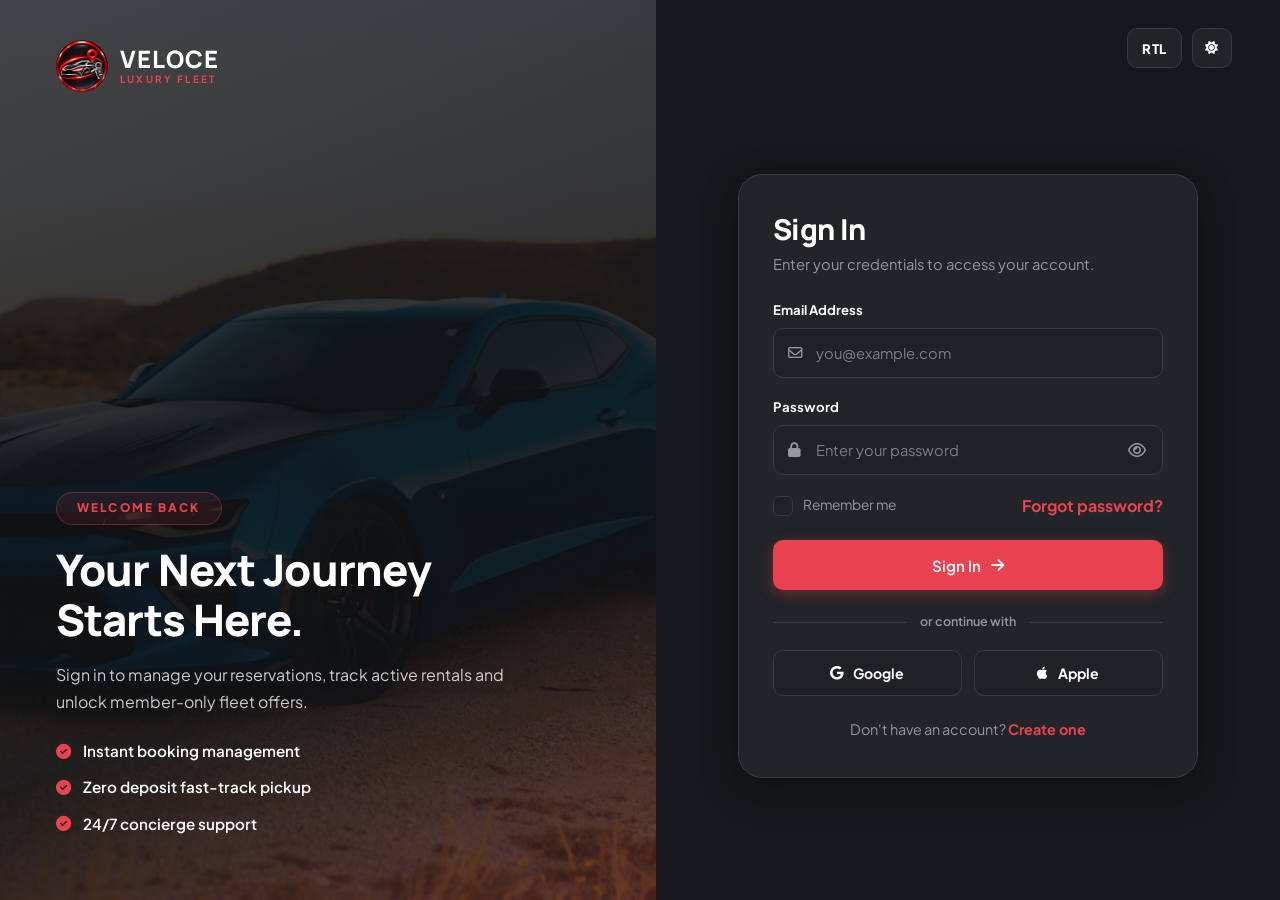
<file: login.html>
<!DOCTYPE html>
<html lang="en" data-theme="dark" dir="ltr">
<head>
  <meta charset="UTF-8">
  <link rel="icon" type="image/png" href="assets/logo.png">
  <meta name="viewport" content="width=device-width, initial-scale=1.0">
  <title>Login | VELOCE LUXURY FLEET</title>
  <meta name="description" content="Sign in to your VELOCE Luxury Fleet account to manage bookings and rentals.">
  <link rel="preconnect" href="https://fonts.googleapis.com">
  <link rel="preconnect" href="https://fonts.gstatic.com" crossorigin>
  <link href="https://fonts.googleapis.com/css2?family=Manrope:wght@400;500;600;700&family=Plus+Jakarta+Sans:wght@400;500;600;700;800;900&display=swap" rel="stylesheet">
  <link rel="stylesheet" href="https://cdnjs.cloudflare.com/ajax/libs/font-awesome/6.5.1/css/all.min.css">
  <link rel="stylesheet" href="index.css">
  <link rel="stylesheet" href="login.css">
</head>
<body class="auth-page">

  <main class="auth-layout">

    <section class="auth-visual" aria-hidden="false">
      <div class="auth-visual-overlay"></div>
      <div class="auth-visual-content">
        <a href="index.html" class="auth-brand" title="Back to Home">
          <div class="logo-icon-wrap">
            <img src="assets/logo.png" alt="VELOCE Logo" class="logo-img">
          </div>
          <span class="auth-brand-text">
            <span class="auth-brand-name">VELOCE</span>
            <span class="auth-brand-sub">LUXURY FLEET</span>
          </span>
        </a>

        <div class="auth-visual-copy">
          <span class="auth-pill">WELCOME BACK</span>
          <h1>Your Next Journey Starts Here.</h1>
          <p>Sign in to manage your reservations, track active rentals and unlock member-only fleet offers.</p>
          <ul class="auth-points">
            <li><i class="fa-solid fa-circle-check"></i> Instant booking management</li>
            <li><i class="fa-solid fa-circle-check"></i> Zero deposit fast-track pickup</li>
            <li><i class="fa-solid fa-circle-check"></i> 24/7 concierge support</li>
          </ul>
        </div>
      </div>
    </section>

    <section class="auth-panel">

      <div class="auth-topbar">
        <div class="auth-ctrls">
          <button type="button" class="auth-ctrl" id="dirToggle" title="Toggle RTL/LTR" aria-label="Toggle text direction"><span id="dirText">RTL</span></button>
          <button type="button" class="auth-ctrl auth-ctrl-icon" id="themeToggle" title="Toggle theme" aria-label="Toggle theme">
            <i class="fa-solid fa-moon icon-moon"></i>
            <i class="fa-solid fa-sun icon-sun"></i>
          </button>
        </div>
      </div>

      <div class="auth-card">
        <div class="auth-card-head">
          <h2>Sign In</h2>
          <p>Enter your credentials to access your account.</p>
        </div>

        <div class="auth-alert" id="authAlert" role="alert" style="display:none;"></div>

        <form id="loginForm" novalidate>
          <div class="auth-field" id="fieldEmail">
            <label for="loginEmail">Email Address</label>
            <div class="auth-input-wrap">
              <i class="fa-regular fa-envelope"></i>
              <input type="email" id="loginEmail" placeholder="you@example.com" autocomplete="email">
            </div>
            <span class="auth-error">Please enter a valid email address.</span>
          </div>

          <div class="auth-field" id="fieldPassword">
            <label for="loginPassword">Password</label>
            <div class="auth-input-wrap">
              <i class="fa-solid fa-lock"></i>
              <input type="password" id="loginPassword" placeholder="Enter your password" autocomplete="current-password">
              <button type="button" class="auth-eye" id="togglePassword" aria-label="Show password"><i class="fa-regular fa-eye"></i></button>
            </div>
            <span class="auth-error">Password must be at least 6 characters.</span>
          </div>

          <div class="auth-row">
            <label class="auth-check">
              <input type="checkbox" id="rememberMe">
              <span class="auth-box"></span>
              <span>Remember me</span>
            </label>
            <a href="#" class="auth-link" id="forgotLink">Forgot password?</a>
          </div>

          <button type="submit" class="btn btn-primary auth-submit" id="loginSubmit">
            <span class="btn-label">Sign In</span>
            <i class="fa-solid fa-arrow-right"></i>
          </button>
        </form>

        <div class="auth-divider"><span>or continue with</span></div>

        <div class="auth-social">
          <button type="button" class="auth-social-btn" data-provider="Google"><i class="fa-brands fa-google"></i><span>Google</span></button>
          <button type="button" class="auth-social-btn" data-provider="Apple"><i class="fa-brands fa-apple"></i><span>Apple</span></button>
        </div>

        <p class="auth-switch">Don't have an account? <a href="signup.html" class="auth-link">Create one</a></p>
      </div>

    </section>
  </main>

  <div class="auth-toast-wrap" id="toastWrap"></div>

  <script src="login.js"></script>
</body>
</html>
</file>
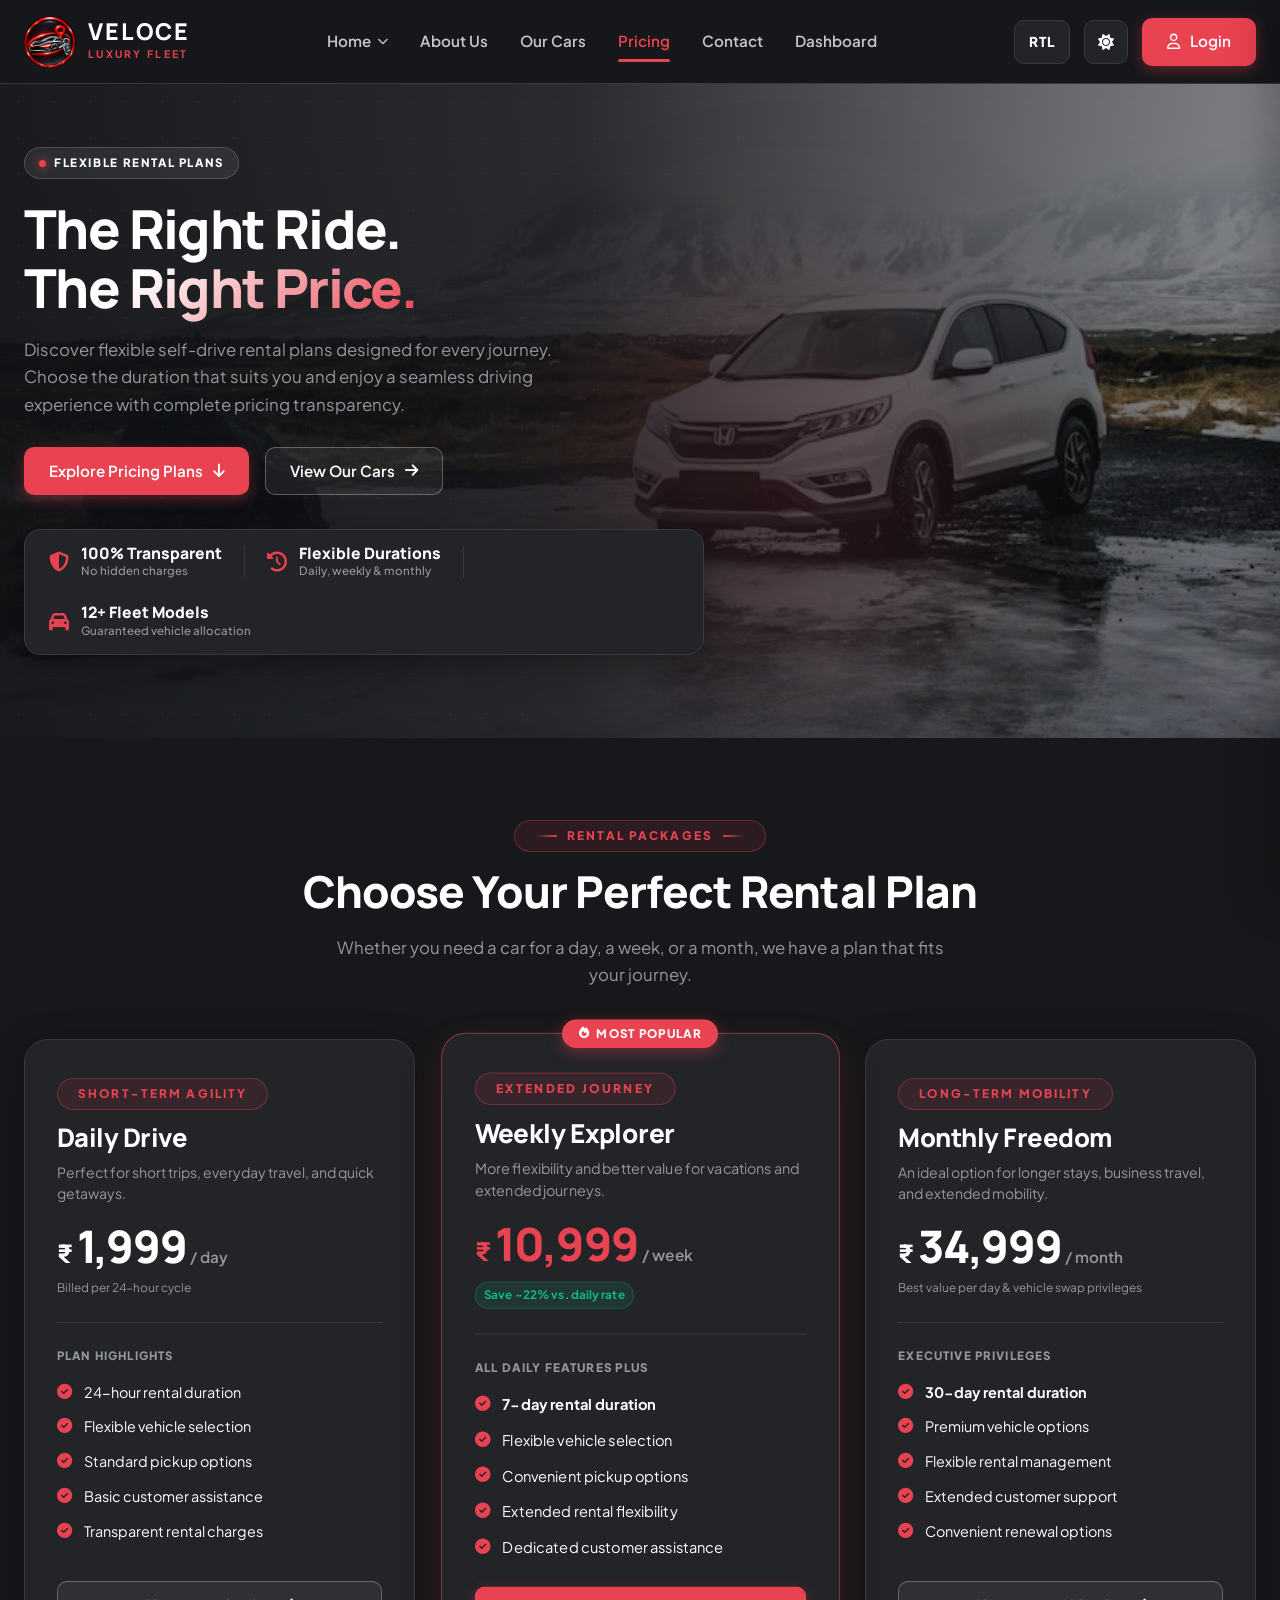
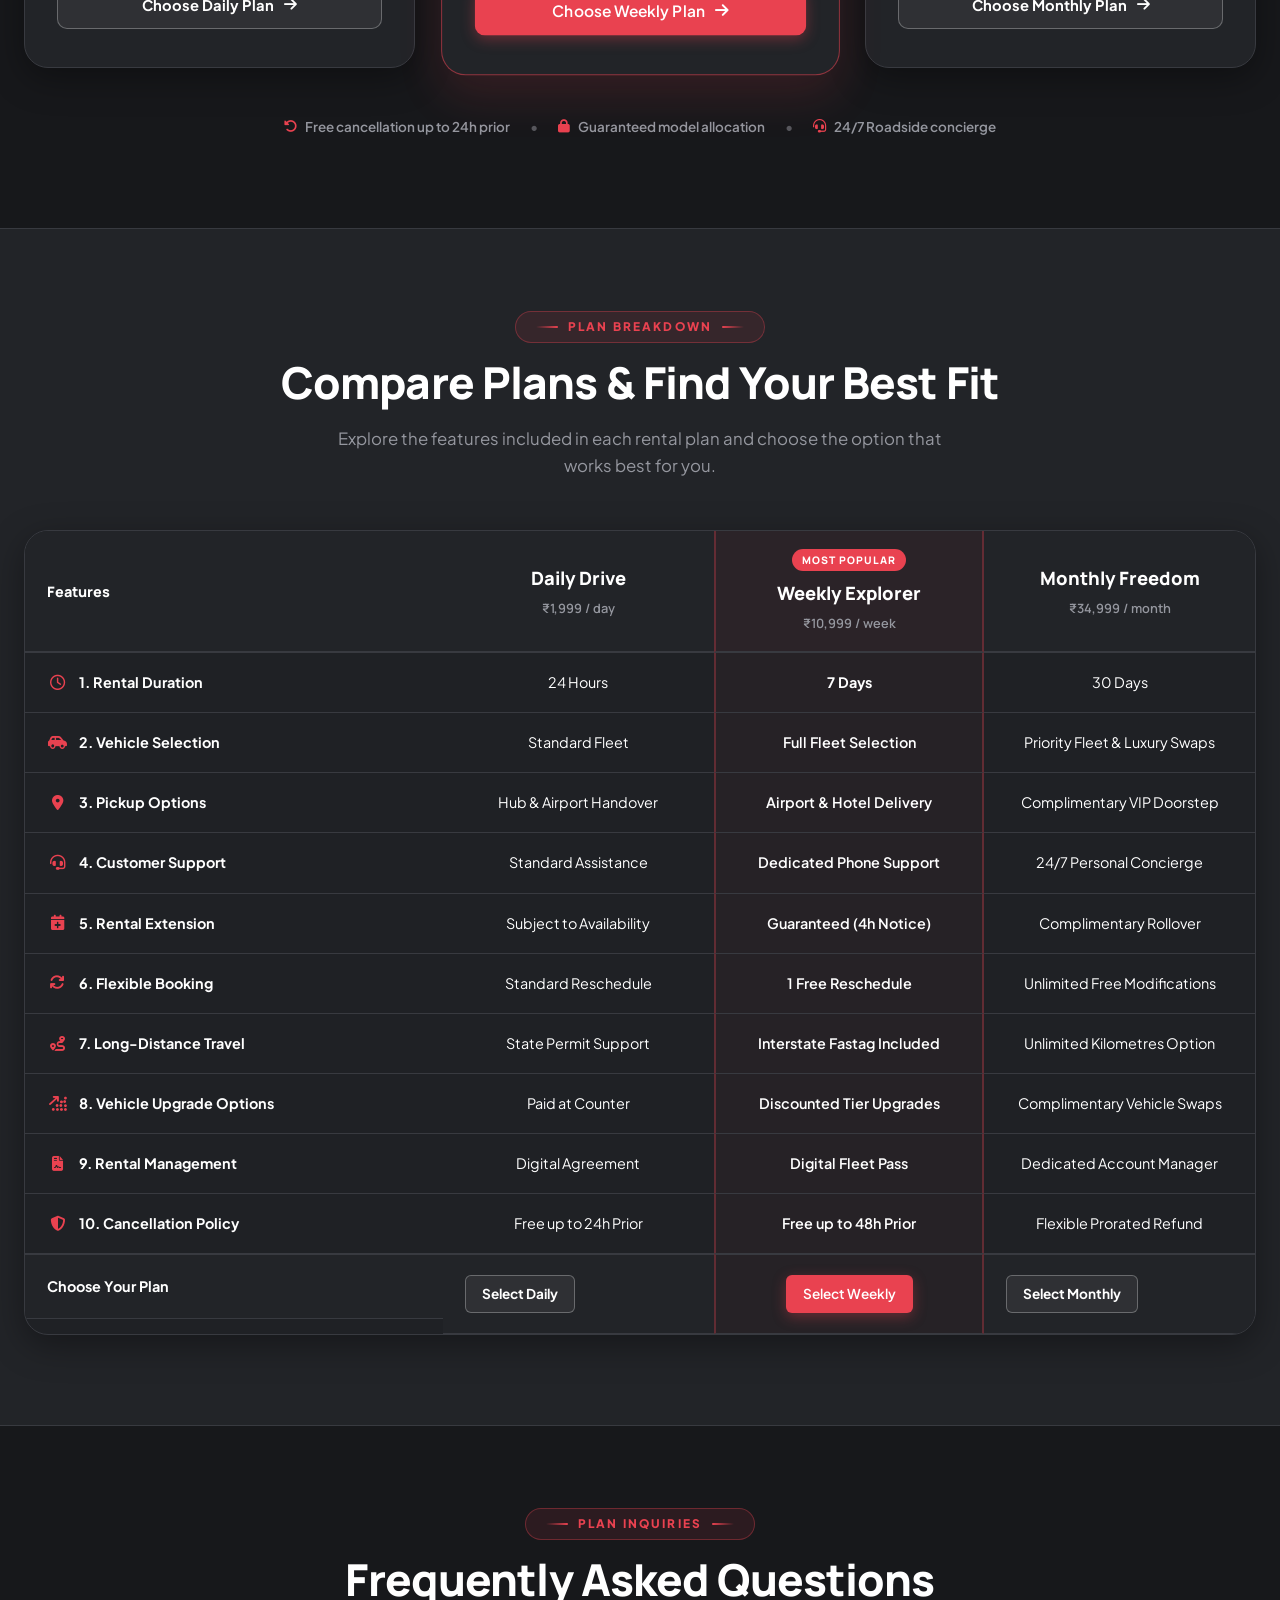
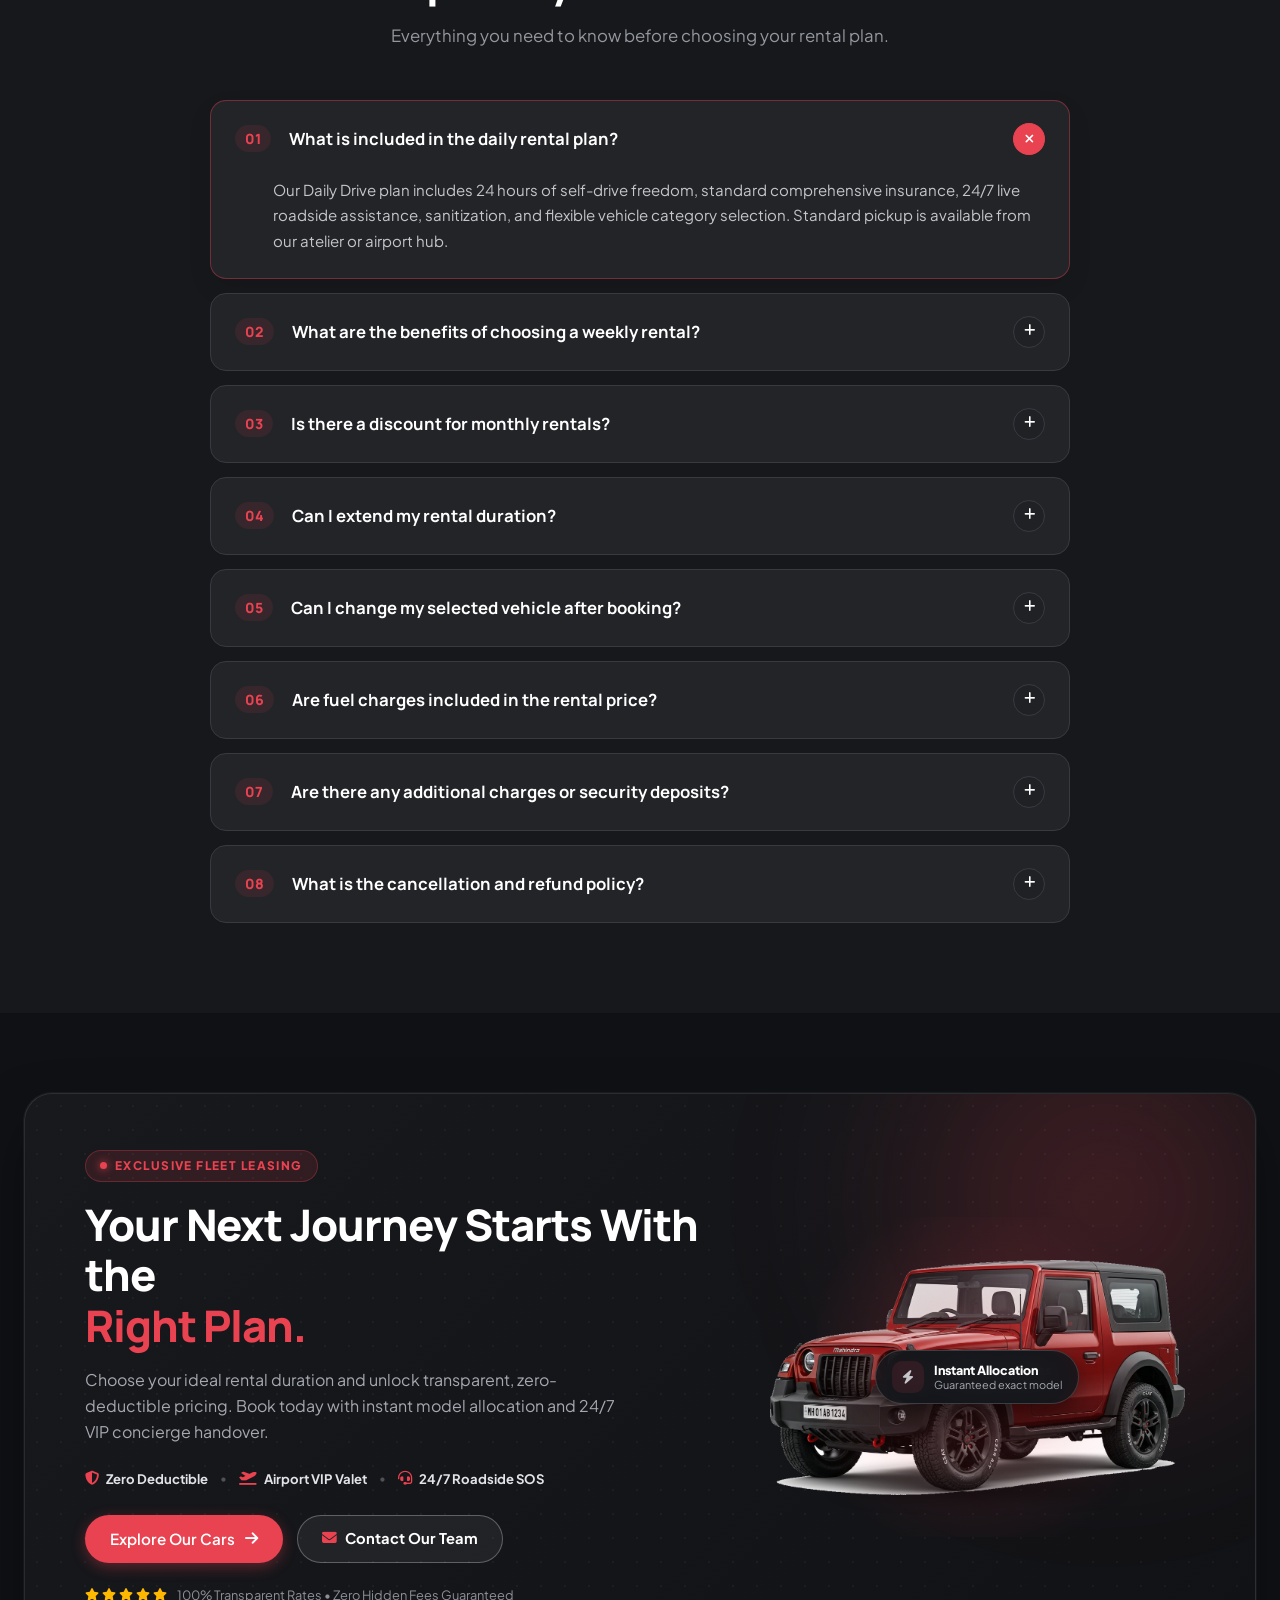
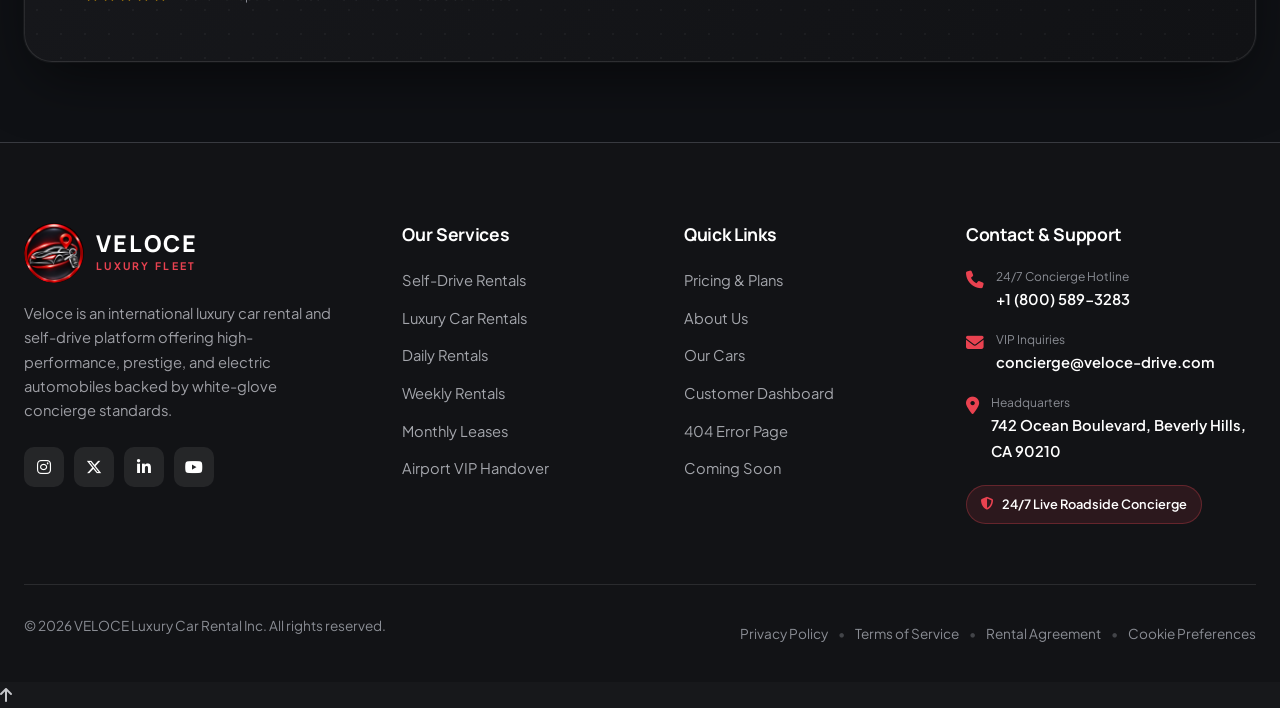
<file: pricing.html>
<!DOCTYPE html>
<html lang="en" data-theme="dark" dir="ltr">
<head>
  <meta charset="UTF-8">
  <link rel="icon" type="image/png" href="assets/logo.png">
  <meta name="viewport" content="width=device-width, initial-scale=1.0">
  <meta http-equiv="X-UA-Compatible" content="ie=edge">

  <title>Rental Plans & Transparent Pricing | VELOCE LUXURY FLEET — Self-Drive Mobility</title>
  <meta name="description" content="Discover transparent, flexible self-drive rental plans from VELOCE Luxury Fleet. Daily Drive, Weekly Explorer, and Monthly Freedom packages with zero hidden fees.">
  <meta name="keywords" content="car rental pricing, self-drive rates, weekly car rental, monthly car subscription, luxury car hire rates, Veloce pricing plans">

  <link rel="preconnect" href="https://fonts.googleapis.com">
  <link rel="preconnect" href="https://fonts.gstatic.com" crossorigin>
  <link href="https://fonts.googleapis.com/css2?family=Manrope:wght@400;500;600;700&family=Plus+Jakarta+Sans:wght@400;500;600;700;800;900&display=swap" rel="stylesheet">

  <link rel="stylesheet" href="https://cdnjs.cloudflare.com/ajax/libs/font-awesome/6.5.1/css/all.min.css">

  <link rel="stylesheet" href="index.css">

  <link rel="stylesheet" href="pricing.css">
</head>
<body class="pricing-page">

  <header class="site-header" id="siteHeader">
    <div class="header-container">

      <a href="index.html" class="brand-logo" aria-label="VELOCE Home">
        <div class="logo-icon-wrap">
          <img src="assets/logo.png" alt="VELOCE Logo" class="logo-img">
        </div>
        <div class="brand-text">
          <span class="brand-name">VELOCE</span>
          <span class="brand-sub">LUXURY FLEET</span>
        </div>
      </a>

      <nav class="main-nav" id="mainNav" aria-label="Main Navigation">
        <ul class="nav-list">

          <li class="nav-item has-dropdown">
            <a href="index.html" class="nav-link" id="homeDropdownBtn" aria-expanded="false">
              <span>Home</span>
              <i class="fa-solid fa-chevron-down nav-arrow"></i>
            </a>
            <ul class="dropdown-menu" id="homeDropdownMenu">
              <li>
                <a href="index.html" class="dropdown-link">
                  <div class="dropdown-item-content">
                    <span class="dropdown-title">Home 1 - Red Dynamic</span>
                    <span class="dropdown-desc">Cinematic curves & floating fleet hero</span>
                  </div>
                </a>
              </li>
              <li>
                <a href="home2.html" class="dropdown-link">
                  <div class="dropdown-item-content">
                    <span class="dropdown-title">Home 2 - Minimal Luxury</span>
                    <span class="dropdown-desc">Monochrome elegance & travel stories</span>
                  </div>
                </a>
              </li>
            </ul>
          </li>

          <li class="nav-item">
            <a href="about.html" class="nav-link">About Us</a>
          </li>
          <li class="nav-item">
            <a href="cars.html" class="nav-link">Our Cars</a>
          </li>
          <li class="nav-item">
            <a href="pricing.html" class="nav-link active">Pricing</a>
          </li>
          <li class="nav-item">
            <a href="contact.html" class="nav-link">Contact</a>
          </li>
          <li class="nav-item">
            <a href="dashboard.html" class="nav-link" id="navDashboardBtn">Dashboard</a>
          </li>
        </ul>
      </nav>

      <div class="header-actions">

        <button type="button" class="action-btn dir-toggle" id="dirToggle" title="Toggle RTL/LTR" aria-label="Toggle text direction">
          <span class="dir-text" id="dirText">RTL</span>
        </button>

        <button type="button" class="action-btn theme-toggle" id="themeToggle" title="Toggle Theme" aria-label="Toggle dark/light mode">
          <i class="fa-solid fa-moon theme-icon-moon"></i>
          <i class="fa-solid fa-sun theme-icon-sun"></i>
        </button>

        <a href="login.html" class="btn btn-primary header-login-btn" id="loginBtn">
          <i class="fa-regular fa-user"></i>
          <span>Login</span>
        </a>

        <button type="button" class="mobile-toggle" id="mobileMenuBtn" aria-label="Open mobile menu">
          <span></span>
          <span></span>
          <span></span>
        </button>
      </div>

    </div>
  </header>

  <div class="mobile-menu-overlay" id="mobileMenuOverlay"></div>
  <aside class="mobile-menu-drawer" id="mobileDrawer">
    <div class="mobile-drawer-header">
      <div class="brand-text">
        <span class="brand-name">VELOCE</span>
        <span class="brand-sub">LUXURY FLEET</span>
      </div>
      <button class="mobile-close-btn" id="mobileCloseBtn" aria-label="Close menu">
        <i class="fa-solid fa-xmark"></i>
      </button>
    </div>

    <div class="mobile-drawer-body">
      <ul class="mobile-nav-list">
        <li class="mobile-nav-item">
          <div class="mobile-dropdown-header" id="mobileHomeDropdown">
            <span>Home</span>
            <i class="fa-solid fa-chevron-down"></i>
          </div>
          <ul class="mobile-sub-menu" id="mobileHomeSubmenu">
            <li><a href="index.html" class="mobile-link">Home 1 - Red Dynamic</a></li>
            <li><a href="home2.html" class="mobile-link">Home 2 - Minimal Luxury</a></li>
          </ul>
        </li>
        <li class="mobile-nav-item">
          <a href="about.html" class="mobile-link">About Us</a>
        </li>
        <li class="mobile-nav-item">
          <a href="cars.html" class="mobile-link">Our Cars</a>
        </li>
        <li class="mobile-nav-item">
          <a href="pricing.html" class="mobile-link active">Pricing</a>
        </li>
        <li class="mobile-nav-item">
          <a href="contact.html" class="mobile-link">Contact</a>
        </li>
        <li class="mobile-nav-item">
          <a href="dashboard.html" class="mobile-link">Dashboard</a>
        </li>
      </ul>

      <div class="mobile-drawer-actions">
        <div class="mobile-settings-row">
          <button type="button" class="action-btn mobile-dir-btn" id="mobileDirToggle">
            <span id="mobileDirText">Switch to RTL</span>
          </button>
          <button type="button" class="action-btn mobile-theme-btn" id="mobileThemeToggle">
            <i class="fa-solid fa-moon"></i>
            <span id="mobileThemeText">Dark Mode</span>
          </button>
        </div>
        <a href="login.html" class="btn btn-primary w-100 mobile-login-btn" id="mobileLoginBtn">
          <i class="fa-regular fa-user"></i>
          <span>Login / Register</span>
        </a>
      </div></div>
  </aside>

  <main class="pricing-main-wrapper" id="mainContent">

    <section class="pricing-hero-section" id="pricing-hero">

      <div class="pricing-hero-bg-wrap" aria-hidden="true">
        <img src="assets/car-suv.jpg" alt="VELOCE Premium Rental Plans" class="pricing-hero-bg-img">
        <div class="pricing-hero-overlay"></div>
        <div class="pricing-hero-ambient-glow"></div>
        <div class="pricing-hero-grid-pattern"></div>
      </div>

      <div class="section-container pricing-hero-container">
        <div class="pricing-hero-content">

          <div class="pricing-hero-tag">
            <span class="pricing-tag-pulse"></span>
            <span class="pricing-tag-text">FLEXIBLE RENTAL PLANS</span>
          </div>

          <h1 class="pricing-hero-title">
            The Right Ride. <br>
            <span class="pricing-title-accent">The Right Price.</span>
          </h1>

          <p class="pricing-hero-lead">
            Discover flexible self-drive rental plans designed for every journey. Choose the duration that suits you and enjoy a seamless driving experience with complete pricing transparency.
          </p>

          <div class="pricing-hero-ctas">
            <a href="#pricing-plans" class="btn btn-primary pricing-cta-main">
              <span>Explore Pricing Plans</span>
              <i class="fa-solid fa-arrow-down"></i>
            </a>
            <a href="cars.html" class="btn btn-secondary pricing-cta-secondary">
              <span>View Our Cars</span>
              <i class="fa-solid fa-arrow-right"></i>
            </a>
          </div>

          <div class="pricing-hero-info-strip">

            <div class="pricing-info-item">
              <i class="fa-solid fa-shield-halved text-primary"></i>
              <div class="pricing-info-text">
                <span class="pricing-info-value">100% Transparent</span>
                <span class="pricing-info-label">No hidden charges</span>
              </div>
            </div>

            <div class="pricing-info-divider"></div>

            <div class="pricing-info-item">
              <i class="fa-solid fa-clock-rotate-left text-primary"></i>
              <div class="pricing-info-text">
                <span class="pricing-info-value">Flexible Durations</span>
                <span class="pricing-info-label">Daily, weekly &amp; monthly</span>
              </div>
            </div>

            <div class="pricing-info-divider"></div>

            <div class="pricing-info-item">
              <i class="fa-solid fa-car text-primary"></i>
              <div class="pricing-info-text">
                <span class="pricing-info-value">12+ Fleet Models</span>
                <span class="pricing-info-label">Guaranteed vehicle allocation</span>
              </div>
            </div>

          </div>

        </div>
      </div>

    </section>

    <section class="pricing-plans-section" id="pricing-plans">
      <div class="section-container">

        <div class="section-header text-center">
          <span class="section-sub-label">RENTAL PACKAGES</span>
          <h2 class="section-heading">Choose Your Perfect Rental Plan</h2>
          <p class="section-subtitle">
            Whether you need a car for a day, a week, or a month, we have a plan that fits your journey.
          </p>
        </div>

        <div class="pricing-cards-grid">

          <article class="pricing-card" data-plan="daily">
            <div class="pricing-card-header">
              <span class="plan-badge">SHORT-TERM AGILITY</span>
              <h3 class="plan-title">Daily Drive</h3>
              <p class="plan-desc">Perfect for short trips, everyday travel, and quick getaways.</p>

              <div class="plan-price-wrap">
                <span class="plan-currency">₹</span>
                <span class="plan-amount" id="priceDaily">1,999</span>
                <span class="plan-period">/ day</span>
              </div>
              <span class="plan-billing-note">Billed per 24-hour cycle</span>
            </div>

            <div class="pricing-card-divider"></div>

            <div class="pricing-card-body">
              <span class="plan-features-label">PLAN HIGHLIGHTS</span>
              <ul class="plan-features-list">
                <li>
                  <i class="fa-solid fa-circle-check text-primary"></i>
                  <span>24-hour rental duration</span>
                </li>
                <li>
                  <i class="fa-solid fa-circle-check text-primary"></i>
                  <span>Flexible vehicle selection</span>
                </li>
                <li>
                  <i class="fa-solid fa-circle-check text-primary"></i>
                  <span>Standard pickup options</span>
                </li>
                <li>
                  <i class="fa-solid fa-circle-check text-primary"></i>
                  <span>Basic customer assistance</span>
                </li>
                <li>
                  <i class="fa-solid fa-circle-check text-primary"></i>
                  <span>Transparent rental charges</span>
                </li>
              </ul>
            </div>

            <div class="pricing-card-footer">
              <button type="button" class="btn btn-secondary w-100 plan-cta-btn" data-plan-id="daily" data-plan-name="Daily Drive" data-plan-price="1999">
                <span>Choose Daily Plan</span>
                <i class="fa-solid fa-arrow-right"></i>
              </button>
            </div>
          </article>

          <article class="pricing-card featured-plan" data-plan="weekly">
            <div class="featured-ribbon">
              <i class="fa-solid fa-fire"></i>
              <span>MOST POPULAR</span>
            </div>

            <div class="pricing-card-header">
              <span class="plan-badge featured-badge">EXTENDED JOURNEY</span>
              <h3 class="plan-title">Weekly Explorer</h3>
              <p class="plan-desc">More flexibility and better value for vacations and extended journeys.</p>

              <div class="plan-price-wrap">
                <span class="plan-currency">₹</span>
                <span class="plan-amount" id="priceWeekly">10,999</span>
                <span class="plan-period">/ week</span>
              </div>
              <span class="plan-savings-pill">Save ~22% vs. daily rate</span>
            </div>

            <div class="pricing-card-divider"></div>

            <div class="pricing-card-body">
              <span class="plan-features-label">ALL DAILY FEATURES PLUS</span>
              <ul class="plan-features-list">
                <li>
                  <i class="fa-solid fa-circle-check text-primary"></i>
                  <span><strong>7-day rental duration</strong></span>
                </li>
                <li>
                  <i class="fa-solid fa-circle-check text-primary"></i>
                  <span>Flexible vehicle selection</span>
                </li>
                <li>
                  <i class="fa-solid fa-circle-check text-primary"></i>
                  <span>Convenient pickup options</span>
                </li>
                <li>
                  <i class="fa-solid fa-circle-check text-primary"></i>
                  <span>Extended rental flexibility</span>
                </li>
                <li>
                  <i class="fa-solid fa-circle-check text-primary"></i>
                  <span>Dedicated customer assistance</span>
                </li>
              </ul>
            </div>

            <div class="pricing-card-footer">
              <button type="button" class="btn btn-primary w-100 plan-cta-btn" data-plan-id="weekly" data-plan-name="Weekly Explorer" data-plan-price="10999">
                <span>Choose Weekly Plan</span>
                <i class="fa-solid fa-arrow-right"></i>
              </button>
            </div>
          </article>

          <article class="pricing-card" data-plan="monthly">
            <div class="pricing-card-header">
              <span class="plan-badge">LONG-TERM MOBILITY</span>
              <h3 class="plan-title">Monthly Freedom</h3>
              <p class="plan-desc">An ideal option for longer stays, business travel, and extended mobility.</p>

              <div class="plan-price-wrap">
                <span class="plan-currency">₹</span>
                <span class="plan-amount" id="priceMonthly">34,999</span>
                <span class="plan-period">/ month</span>
              </div>
              <span class="plan-billing-note">Best value per day &amp; vehicle swap privileges</span>
            </div>

            <div class="pricing-card-divider"></div>

            <div class="pricing-card-body">
              <span class="plan-features-label">EXECUTIVE PRIVILEGES</span>
              <ul class="plan-features-list">
                <li>
                  <i class="fa-solid fa-circle-check text-primary"></i>
                  <span><strong>30-day rental duration</strong></span>
                </li>
                <li>
                  <i class="fa-solid fa-circle-check text-primary"></i>
                  <span>Premium vehicle options</span>
                </li>
                <li>
                  <i class="fa-solid fa-circle-check text-primary"></i>
                  <span>Flexible rental management</span>
                </li>
                <li>
                  <i class="fa-solid fa-circle-check text-primary"></i>
                  <span>Extended customer support</span>
                </li>
                <li>
                  <i class="fa-solid fa-circle-check text-primary"></i>
                  <span>Convenient renewal options</span>
                </li>
              </ul>
            </div>

            <div class="pricing-card-footer">
              <button type="button" class="btn btn-secondary w-100 plan-cta-btn" data-plan-id="monthly" data-plan-name="Monthly Freedom" data-plan-price="34999">
                <span>Choose Monthly Plan</span>
                <i class="fa-solid fa-arrow-right"></i>
              </button>
            </div>
          </article>

        </div>

        <div class="pricing-plans-trust-strip">
          <div class="trust-pill">
            <i class="fa-solid fa-rotate-left text-primary"></i>
            <span>Free cancellation up to 24h prior</span>
          </div>
          <div class="trust-sep">•</div>
          <div class="trust-pill">
            <i class="fa-solid fa-lock text-primary"></i>
            <span>Guaranteed model allocation</span>
          </div>
          <div class="trust-sep">•</div>
          <div class="trust-pill">
            <i class="fa-solid fa-headset text-primary"></i>
            <span>24/7 Roadside concierge</span>
          </div>
        </div>

      </div>
    </section>

    <section class="pricing-comparison-section" id="pricing-comparison">
      <div class="section-container">

        <div class="section-header text-center">
          <span class="section-sub-label">PLAN BREAKDOWN</span>
          <h2 class="section-heading">Compare Plans &amp; Find Your Best Fit</h2>
          <p class="section-subtitle">
            Explore the features included in each rental plan and choose the option that works best for you.
          </p>
        </div>

        <div class="comparison-table-wrapper">
          <table class="comparison-table" id="comparisonTable">
            <thead>
              <tr>
                <th class="col-feature">Features</th>
                <th class="col-plan">
                  <div class="table-th-wrap">
                    <span class="th-plan-name">Daily Drive</span>
                    <span class="th-plan-rate">₹1,999 / day</span>
                  </div>
                </th>
                <th class="col-plan featured-th">
                  <div class="table-th-wrap">
                    <span class="th-popular-tag">MOST POPULAR</span>
                    <span class="th-plan-name">Weekly Explorer</span>
                    <span class="th-plan-rate">₹10,999 / week</span>
                  </div>
                </th>
                <th class="col-plan">
                  <div class="table-th-wrap">
                    <span class="th-plan-name">Monthly Freedom</span>
                    <span class="th-plan-rate">₹34,999 / month</span>
                  </div>
                </th>
              </tr>
            </thead>
            <tbody id="comparisonTableBody">

              <tr>
                <td class="row-feature-title">
                  <i class="fa-regular fa-clock text-primary"></i>
                  <span>1. Rental Duration</span>
                </td>
                <td>24 Hours</td>
                <td class="featured-td"><strong>7 Days</strong></td>
                <td>30 Days</td>
              </tr>
              <tr>
                <td class="row-feature-title">
                  <i class="fa-solid fa-car-side text-primary"></i>
                  <span>2. Vehicle Selection</span>
                </td>
                <td>Standard Fleet</td>
                <td class="featured-td">Full Fleet Selection</td>
                <td>Priority Fleet &amp; Luxury Swaps</td>
              </tr>
              <tr>
                <td class="row-feature-title">
                  <i class="fa-solid fa-location-dot text-primary"></i>
                  <span>3. Pickup Options</span>
                </td>
                <td>Hub &amp; Airport Handover</td>
                <td class="featured-td">Airport &amp; Hotel Delivery</td>
                <td>Complimentary VIP Doorstep</td>
              </tr>
              <tr>
                <td class="row-feature-title">
                  <i class="fa-solid fa-headset text-primary"></i>
                  <span>4. Customer Support</span>
                </td>
                <td>Standard Assistance</td>
                <td class="featured-td">Dedicated Phone Support</td>
                <td>24/7 Personal Concierge</td>
              </tr>
              <tr>
                <td class="row-feature-title">
                  <i class="fa-solid fa-calendar-plus text-primary"></i>
                  <span>5. Rental Extension</span>
                </td>
                <td>Subject to Availability</td>
                <td class="featured-td">Guaranteed (4h Notice)</td>
                <td>Complimentary Rollover</td>
              </tr>
              <tr>
                <td class="row-feature-title">
                  <i class="fa-solid fa-arrows-rotate text-primary"></i>
                  <span>6. Flexible Booking</span>
                </td>
                <td>Standard Reschedule</td>
                <td class="featured-td">1 Free Reschedule</td>
                <td>Unlimited Free Modifications</td>
              </tr>
              <tr>
                <td class="row-feature-title">
                  <i class="fa-solid fa-route text-primary"></i>
                  <span>7. Long-Distance Travel</span>
                </td>
                <td>State Permit Support</td>
                <td class="featured-td">Interstate Fastag Included</td>
                <td>Unlimited Kilometres Option</td>
              </tr>
              <tr>
                <td class="row-feature-title">
                  <i class="fa-solid fa-arrow-up-right-dots text-primary"></i>
                  <span>8. Vehicle Upgrade Options</span>
                </td>
                <td>Paid at Counter</td>
                <td class="featured-td">Discounted Tier Upgrades</td>
                <td>Complimentary Vehicle Swaps</td>
              </tr>
              <tr>
                <td class="row-feature-title">
                  <i class="fa-solid fa-file-contract text-primary"></i>
                  <span>9. Rental Management</span>
                </td>
                <td>Digital Agreement</td>
                <td class="featured-td">Digital Fleet Pass</td>
                <td>Dedicated Account Manager</td>
              </tr>
              <tr>
                <td class="row-feature-title">
                  <i class="fa-solid fa-shield-halved text-primary"></i>
                  <span>10. Cancellation Policy</span>
                </td>
                <td>Free up to 24h Prior</td>
                <td class="featured-td">Free up to 48h Prior</td>
                <td>Flexible Prorated Refund</td>
              </tr>
            </tbody>
            <tfoot>
              <tr>
                <td class="row-feature-title">
                  <span class="text-muted">Choose Your Plan</span>
                </td>
                <td>
                  <button type="button" class="btn btn-secondary btn-sm plan-cta-btn" data-plan-id="daily" data-plan-name="Daily Drive" data-plan-price="1999">
                    Select Daily
                  </button>
                </td>
                <td class="featured-td">
                  <button type="button" class="btn btn-primary btn-sm plan-cta-btn" data-plan-id="weekly" data-plan-name="Weekly Explorer" data-plan-price="10999">
                    Select Weekly
                  </button>
                </td>
                <td>
                  <button type="button" class="btn btn-secondary btn-sm plan-cta-btn" data-plan-id="monthly" data-plan-name="Monthly Freedom" data-plan-price="34999">
                    Select Monthly
                  </button>
                </td>
              </tr>
            </tfoot>
          </table>
        </div>

        <div class="mobile-comparison-container" id="mobileComparison">
          <div class="mobile-plan-tabs" role="tablist">
            <button type="button" class="mobile-plan-tab" role="tab" aria-selected="false" data-tab-target="daily">
              Daily Drive
            </button>
            <button type="button" class="mobile-plan-tab active" role="tab" aria-selected="true" data-tab-target="weekly">
              Weekly Explorer ⭐
            </button>
            <button type="button" class="mobile-plan-tab" role="tab" aria-selected="false" data-tab-target="monthly">
              Monthly Freedom
            </button>
          </div>

          <div class="mobile-plan-content-wrap">
            <div class="mobile-plan-panel" id="mobilePlanDaily" style="display: none;">
              <div class="mplan-header">
                <h4 class="mplan-title">Daily Drive</h4>
                <span class="mplan-rate">₹1,999 / day</span>
              </div>
              <ul class="mplan-specs-list" id="mSpecsDaily">

              </ul>
              <button type="button" class="btn btn-secondary w-100 plan-cta-btn mt-3" data-plan-id="daily" data-plan-name="Daily Drive" data-plan-price="1999">
                Choose Daily Plan
              </button>
            </div>

            <div class="mobile-plan-panel active" id="mobilePlanWeekly">
              <div class="mplan-header featured-mheader">
                <span class="mplan-badge">MOST POPULAR</span>
                <h4 class="mplan-title">Weekly Explorer</h4>
                <span class="mplan-rate text-primary">₹10,999 / week</span>
              </div>
              <ul class="mplan-specs-list" id="mSpecsWeekly">

              </ul>
              <button type="button" class="btn btn-primary w-100 plan-cta-btn mt-3" data-plan-id="weekly" data-plan-name="Weekly Explorer" data-plan-price="10999">
                Choose Weekly Plan
              </button>
            </div>

            <div class="mobile-plan-panel" id="mobilePlanMonthly" style="display: none;">
              <div class="mplan-header">
                <h4 class="mplan-title">Monthly Freedom</h4>
                <span class="mplan-rate">₹34,999 / month</span>
              </div>
              <ul class="mplan-specs-list" id="mSpecsMonthly">

              </ul>
              <button type="button" class="btn btn-secondary w-100 plan-cta-btn mt-3" data-plan-id="monthly" data-plan-name="Monthly Freedom" data-plan-price="34999">
                Choose Monthly Plan
              </button>
            </div>
          </div>
        </div>

      </div>
    </section>

    <section class="pricing-faq-section" id="pricing-faq">
      <div class="section-container">

        <div class="section-header text-center">
          <span class="section-sub-label">PLAN INQUIRIES</span>
          <h2 class="section-heading">Frequently Asked Questions</h2>
          <p class="section-subtitle">
            Everything you need to know before choosing your rental plan.
          </p>
        </div>

        <div class="faq-accordion-stack" id="pricingFaqAccordion">

          <div class="faq-item active">
            <button type="button" class="faq-question-btn" aria-expanded="true">
              <span class="faq-q-num">01</span>
              <span class="faq-q-text">What is included in the daily rental plan?</span>
              <span class="faq-q-icon"><i class="fa-solid fa-plus"></i></span>
            </button>
            <div class="faq-answer-panel" style="max-height: 220px;">
              <div class="faq-answer-inner">
                Our Daily Drive plan includes 24 hours of self-drive freedom, standard comprehensive insurance, 24/7 live roadside assistance, sanitization, and flexible vehicle category selection. Standard pickup is available from our atelier or airport hub.
              </div>
            </div>
          </div>

          <div class="faq-item">
            <button type="button" class="faq-question-btn" aria-expanded="false">
              <span class="faq-q-num">02</span>
              <span class="faq-q-text">What are the benefits of choosing a weekly rental?</span>
              <span class="faq-q-icon"><i class="fa-solid fa-plus"></i></span>
            </button>
            <div class="faq-answer-panel">
              <div class="faq-answer-inner">
                The Weekly Explorer package provides approximately 22% savings compared to standard daily rates, complimentary interstate FasTag toll support, doorstep handover at your residence or hotel, and one free reservation reschedule without penalty.
              </div>
            </div>
          </div>

          <div class="faq-item">
            <button type="button" class="faq-question-btn" aria-expanded="false">
              <span class="faq-q-num">03</span>
              <span class="faq-q-text">Is there a discount for monthly rentals?</span>
              <span class="faq-q-icon"><i class="fa-solid fa-plus"></i></span>
            </button>
            <div class="faq-answer-panel">
              <div class="faq-answer-inner">
                Yes. Our Monthly Freedom plan delivers our highest per-day value with substantial discounts over short-term rentals. It includes monthly vehicle swap privileges, complimentary scheduled sanitization maintenance, and dedicated account concierge.
              </div>
            </div>
          </div>

          <div class="faq-item">
            <button type="button" class="faq-question-btn" aria-expanded="false">
              <span class="faq-q-num">04</span>
              <span class="faq-q-text">Can I extend my rental duration?</span>
              <span class="faq-q-icon"><i class="fa-solid fa-plus"></i></span>
            </button>
            <div class="faq-answer-panel">
              <div class="faq-answer-inner">
                Extending your reservation is effortless. Simply request an extension through your online customer dashboard or call our 24/7 concierge at least 4 hours before your scheduled return time. Extensions are confirmed based on fleet availability.
              </div>
            </div>
          </div>

          <div class="faq-item">
            <button type="button" class="faq-question-btn" aria-expanded="false">
              <span class="faq-q-num">05</span>
              <span class="faq-q-text">Can I change my selected vehicle after booking?</span>
              <span class="faq-q-icon"><i class="fa-solid fa-plus"></i></span>
            </button>
            <div class="faq-answer-panel">
              <div class="faq-answer-inner">
                Yes. You may modify your vehicle selection up to 24 hours before your scheduled pickup without modification fees. Upgrading to a higher-tier vehicle (such as a Luxury SUV or Executive Sedan) will simply adjust the rate difference.
              </div>
            </div>
          </div>

          <div class="faq-item">
            <button type="button" class="faq-question-btn" aria-expanded="false">
              <span class="faq-q-num">06</span>
              <span class="faq-q-text">Are fuel charges included in the rental price?</span>
              <span class="faq-q-icon"><i class="fa-solid fa-plus"></i></span>
            </button>
            <div class="faq-answer-panel">
              <div class="faq-answer-inner">
                We operate on a transparent "Same-to-Same" fuel policy. Your vehicle is delivered with a full tank of fuel and should be returned with a matching fuel level. If returned with less fuel, local market fuel charges apply without penal markups.
              </div>
            </div>
          </div>

          <div class="faq-item">
            <button type="button" class="faq-question-btn" aria-expanded="false">
              <span class="faq-q-num">07</span>
              <span class="faq-q-text">Are there any additional charges or security deposits?</span>
              <span class="faq-q-icon"><i class="fa-solid fa-plus"></i></span>
            </button>
            <div class="faq-answer-panel">
              <div class="faq-answer-inner">
                We charge zero hidden administration fees. A refundable security deposit authorization is placed on your credit/debit card upon vehicle collection (ranging from ₹5,000 for Economy up to ₹15,000 for Luxury) and released within 48 hours after vehicle return.
              </div>
            </div>
          </div>

          <div class="faq-item">
            <button type="button" class="faq-question-btn" aria-expanded="false">
              <span class="faq-q-num">08</span>
              <span class="faq-q-text">What is the cancellation and refund policy?</span>
              <span class="faq-q-icon"><i class="fa-solid fa-plus"></i></span>
            </button>
            <div class="faq-answer-panel">
              <div class="faq-answer-inner">
                Enjoy peace of mind with our flexible cancellation policy. Cancellations submitted 24 hours or more before pickup receive a 100% full refund with zero cancellation charges. Cancellations within 24 hours may incur a nominal one-day reservation holding fee.
              </div>
            </div>
          </div>

        </div>

      </div>
    </section>

    <section class="pricing-cta-section" id="pricing-cta">
      <div class="section-container">
        <div class="cta-banner-card premium-split-cta">
          <div class="cta-banner-ambient-glow" aria-hidden="true"></div>
          <div class="cta-grid-pattern" aria-hidden="true"></div>

          <div class="cta-card-left">
            <div class="cta-pill-badge">
              <span class="cta-badge-dot"></span>
              <span>EXCLUSIVE FLEET LEASING</span>
            </div>

            <h2 class="cta-banner-heading">
              Your Next Journey Starts With the <br>
              <span class="cta-heading-highlight">Right Plan.</span>
            </h2>

            <p class="cta-banner-desc">
              Choose your ideal rental duration and unlock transparent, zero-deductible pricing. Book today with instant model allocation and 24/7 VIP concierge handover.
            </p>

            <div class="cta-perks-row">
              <div class="cta-perk-item">
                <i class="fa-solid fa-shield-halved"></i>
                <span>Zero Deductible</span>
              </div>
              <div class="cta-perk-dot">•</div>
              <div class="cta-perk-item">
                <i class="fa-solid fa-plane-departure"></i>
                <span>Airport VIP Valet</span>
              </div>
              <div class="cta-perk-dot">•</div>
              <div class="cta-perk-item">
                <i class="fa-solid fa-headset"></i>
                <span>24/7 Roadside SOS</span>
              </div>
            </div>

            <div class="cta-buttons-wrap">
              <a href="cars.html" class="btn btn-primary cta-master-btn">
                <span>Explore Our Cars</span>
                <i class="fa-solid fa-arrow-right"></i>
              </a>
              <a href="#footer" class="btn btn-secondary cta-contact-btn">
                <i class="fa-solid fa-envelope text-primary"></i>
                <span>Contact Our Team</span>
              </a>
            </div>

            <div class="cta-social-proof">
              <div class="cta-rating-stars">
                <i class="fa-solid fa-star"></i>
                <i class="fa-solid fa-star"></i>
                <i class="fa-solid fa-star"></i>
                <i class="fa-solid fa-star"></i>
                <i class="fa-solid fa-star"></i>
              </div>
              <span class="cta-proof-text">100% Transparent Rates &bull; Zero Hidden Fees Guaranteed</span>
            </div>
          </div>

          <div class="cta-card-right">
            <div class="cta-showcase-stage">
              <div class="cta-stage-curve" aria-hidden="true"></div>
              <div class="cta-car-shadow" aria-hidden="true"></div>
              <img src="assets/hero-thar-red.png" alt="VELOCE Luxury Fleet Pricing" class="cta-featured-car-img" loading="lazy">

              <div class="cta-floating-chip chip-top">
                <div class="chip-icon">
                  <i class="fa-solid fa-tag"></i>
                </div>
                <div class="chip-text">
                  <strong>Transparent Rates</strong>
                  <span>Zero hidden deposits</span>
                </div>
              </div>

              <div class="cta-floating-chip chip-bottom">
                <div class="chip-icon">
                  <i class="fa-solid fa-bolt"></i>
                </div>
                <div class="chip-text">
                  <strong>Instant Allocation</strong>
                  <span>Guaranteed exact model</span>
                </div>
              </div>
            </div>
          </div>

        </div>
      </div>
    </section>
    <div style="display:none !important;" aria-hidden="true">

      <div class="pricing-cta-bg-wrap" aria-hidden="true">
        <img src="assets/cta-car.jpg" alt="VELOCE Luxury Fleet Experience" class="pricing-cta-bg-img">
        <div class="pricing-cta-overlay"></div>
        <div class="pricing-cta-glow"></div>
      </div>

      <div class="section-container pricing-cta-container">
        <div class="pricing-cta-inner text-center">

          <span class="pricing-cta-badge">YOUR NEXT ADVENTURE AWAITS</span>

          <h2 class="pricing-cta-title">
            Your Next Journey Starts With the Right Plan.
          </h2>

          <p class="pricing-cta-lead">
            Choose your perfect rental plan and experience the freedom of driving without compromise.
          </p>

          <div class="pricing-cta-btn-group">
            <a href="cars.html" class="btn btn-primary pricing-cta-btn-main">
              <span>Explore Our Cars</span>
              <i class="fa-solid fa-arrow-right"></i>
            </a>
            <a href="#footer" class="btn btn-secondary pricing-cta-btn-ghost">
              <span>Contact Our Team</span>
              <i class="fa-solid fa-envelope"></i>
            </a>
          </div>

          <div class="pricing-cta-features-strip">
            <div class="pricing-feat-item">
              <i class="fa-solid fa-circle-check text-primary"></i>
              <span>Guaranteed Model Allocation</span>
            </div>
            <div class="pricing-feat-sep"></div>
            <div class="pricing-feat-item">
              <i class="fa-solid fa-circle-check text-primary"></i>
              <span>Doorstep &amp; Airport Delivery</span>
            </div>
            <div class="pricing-feat-sep"></div>
            <div class="pricing-feat-item">
              <i class="fa-solid fa-circle-check text-primary"></i>
              <span>24/7 Roadside Assistance</span>
            </div>
          </div>

        </div>
      </div>

    </section>

  </main>

  <div class="plan-modal-overlay" id="planModalOverlay" aria-hidden="true">
    <div class="plan-modal-dialog" role="dialog" aria-labelledby="modalPlanTitle" aria-modal="true">

      <div class="modal-header">
        <div class="modal-title-wrap">
          <span class="modal-sub">PLAN RESERVATION</span>
          <h3 class="modal-title" id="modalPlanTitle">Select Rental Plan</h3>
        </div>
        <button type="button" class="modal-close-btn" id="modalCloseBtn" aria-label="Close reservation modal">
          <i class="fa-solid fa-xmark"></i>
        </button>
      </div>

      <form class="modal-body" id="planBookingForm" novalidate>

        <div class="modal-plan-preview">
          <div class="mplan-preview-icon">
            <i class="fa-solid fa-tags text-primary"></i>
          </div>
          <div class="mplan-preview-info">
            <span class="mplan-preview-sub">Selected Package</span>
            <h4 class="mplan-preview-name" id="modalPreviewPlanName">Weekly Explorer</h4>
            <div class="mplan-preview-rate">
              <span class="mplan-currency">₹</span>
              <strong id="modalPreviewPlanPrice">10,999</strong>
              <span class="mplan-period" id="modalPreviewPlanPeriod">/ week</span>
            </div>
          </div>
        </div>

        <div class="form-group mb-3">
          <label for="bookVehicleSelect" class="form-label">Choose Preferred Vehicle *</label>
          <select id="bookVehicleSelect" class="form-control" required>
            <option value="" disabled selected>Select from our 12 premium cars...</option>
            <option value="swift" data-rate="2200">Maruti Suzuki Swift (Economy - ₹2,200/day)</option>
            <option value="i20" data-rate="2600">Hyundai i20 (Hatchback - ₹2,600/day)</option>
            <option value="city" data-rate="3400">Honda City (Sedan - ₹3,400/day)</option>
            <option value="verna" data-rate="3600">Hyundai Verna (Sedan - ₹3,600/day)</option>
            <option value="innova" data-rate="4800">Toyota Innova Crysta (MPV - ₹4,800/day)</option>
            <option value="carens" data-rate="3800">Kia Carens (MPV - ₹3,800/day)</option>
            <option value="creta" data-rate="3900">Hyundai Creta (SUV - ₹3,900/day)</option>
            <option value="seltos" data-rate="4200">Kia Seltos (SUV - ₹4,200/day)</option>
            <option value="xuv700" data-rate="5400">Mahindra XUV700 (SUV - ₹5,400/day)</option>
            <option value="fortuner" data-rate="7500">Toyota Fortuner (Luxury SUV - ₹7,500/day)</option>
            <option value="bmw3" data-rate="9800">BMW 3 Series (Luxury Sedan - ₹9,800/day)</option>
            <option value="cclass" data-rate="10500">Mercedes-Benz C-Class (Luxury Sedan - ₹10,500/day)</option>
          </select>
        </div>

        <div class="form-row">
          <div class="form-group">
            <label for="bookPickupDate" class="form-label">Pickup Date *</label>
            <input type="date" id="bookPickupDate" class="form-control" required>
          </div>
          <div class="form-group">
            <label for="bookReturnDate" class="form-label">Return Date *</label>
            <input type="date" id="bookReturnDate" class="form-control" required>
          </div>
        </div>

        <div class="form-row">
          <div class="form-group">
            <label for="bookPickupLocation" class="form-label">Pickup Location *</label>
            <select id="bookPickupLocation" class="form-control" required>
              <option value="atelier">Beverly Hills Flagship Atelier</option>
              <option value="airport">Airport Terminal VIP Curbside Handover</option>
              <option value="doorstep">Doorstep Delivery (Hotel or Residence)</option>
            </select>
          </div>
          <div class="form-group">
            <label for="bookCustomerPhone" class="form-label">Mobile Number *</label>
            <input type="tel" id="bookCustomerPhone" class="form-control" placeholder="+91 98765 43210" required>
          </div>
        </div>

        <div class="modal-fare-estimate">
          <div class="fare-row">
            <span>Rental Duration:</span>
            <strong id="fareDuration">7 Days (Weekly Plan)</strong>
          </div>
          <div class="fare-row">
            <span>Estimated Package Total:</span>
            <strong class="text-primary fare-total" id="fareTotalAmount">₹10,999</strong>
          </div>
        </div>

        <button type="submit" class="btn btn-primary w-100 modal-submit-btn" id="modalSubmitBtn">
          <span>Lock In Rental Plan</span>
          <i class="fa-solid fa-arrow-right"></i>
        </button>

        <p class="modal-note text-center">
          <i class="fa-solid fa-shield-halved"></i> 100% Free Cancellation up to 24 hours before pickup. Zero advance charges.
        </p>

      </form>

    </div>
  </div>

  <footer class="site-footer" id="footer">
    <div class="section-container">

      <div class="footer-grid">

        <div class="footer-col footer-brand-col">
          <a href="index.html" class="brand-logo" aria-label="VELOCE Home">
            <div class="logo-icon-wrap">
              <img src="assets/logo.png" alt="VELOCE Logo" class="logo-img">
            </div>
            <div class="brand-text">
              <span class="brand-name">VELOCE</span>
              <span class="brand-sub">LUXURY FLEET</span>
            </div>
          </a>

          <p class="footer-brand-desc">
            Veloce is an international luxury car rental and self-drive platform offering high-performance, prestige, and electric automobiles backed by white-glove concierge standards.
          </p>

          <div class="social-links-row">
            <a href="#" class="social-icon-btn" aria-label="Instagram"><i class="fa-brands fa-instagram"></i></a>
            <a href="#" class="social-icon-btn" aria-label="Twitter / X"><i class="fa-brands fa-x-twitter"></i></a>
            <a href="#" class="social-icon-btn" aria-label="LinkedIn"><i class="fa-brands fa-linkedin-in"></i></a>
            <a href="#" class="social-icon-btn" aria-label="YouTube"><i class="fa-brands fa-youtube"></i></a>
          </div>
        </div>

        <div class="footer-col">
          <h4 class="footer-col-title">Our Services</h4>
          <ul class="footer-link-list">
            <li><a href="cars.html">Self-Drive Rentals</a></li>
            <li><a href="cars.html">Luxury Car Rentals</a></li>
            <li><a href="pricing.html">Daily Rentals</a></li>
            <li><a href="pricing.html">Weekly Rentals</a></li>
            <li><a href="pricing.html">Monthly Leases</a></li>
            <li><a href="cars.html">Airport VIP Handover</a></li>
          </ul>
        </div>

        <div class="footer-col">
          <h4 class="footer-col-title">Quick Links</h4>
          <ul class="footer-link-list">
            <li><a href="pricing.html" class="active">Pricing &amp; Plans</a></li>
            <li><a href="about.html">About Us</a></li>
            <li><a href="cars.html">Our Cars</a></li>
            <li><a href="dashboard.html" class="footer-dash-link">Customer Dashboard</a></li>
            <li><a href="404.html">404 Error Page</a></li>
            <li><a href="comingsoon.html">Coming Soon</a></li>
          </ul>
        </div>

        <div class="footer-col footer-contact-col">
          <h4 class="footer-col-title">Contact &amp; Support</h4>
          <ul class="footer-contact-list">
            <li class="contact-item">
              <i class="fa-solid fa-phone contact-icon"></i>
              <div>
                <span class="contact-sub">24/7 Concierge Hotline</span>
                <a href="tel:+18005893283" class="contact-val">+1 (800) 589-3283</a>
              </div>
            </li>
            <li class="contact-item">
              <i class="fa-solid fa-envelope contact-icon"></i>
              <div>
                <span class="contact-sub">VIP Inquiries</span>
                <a href="mailto:concierge@veloce-drive.com" class="contact-val">concierge@veloce-drive.com</a>
              </div>
            </li>
            <li class="contact-item">
              <i class="fa-solid fa-location-dot contact-icon"></i>
              <div>
                <span class="contact-sub">Headquarters</span>
                <span class="contact-val">742 Ocean Boulevard, Beverly Hills, CA 90210</span>
              </div>
            </li>
          </ul>

          <div class="footer-badge-pill">
            <i class="fa-solid fa-shield-halved text-primary"></i>
            <span>24/7 Live Roadside Concierge</span>
          </div>
        </div>

      </div>

      <div class="footer-bottom-row">
        <p class="copyright-text">
          &copy; <span id="currentYear">2026</span> VELOCE Luxury Car Rental Inc. All rights reserved.
        </p>

        <div class="footer-legal-links">
          <a href="#">Privacy Policy</a>
          <span class="dot-sep">•</span>
          <a href="#">Terms of Service</a>
          <span class="dot-sep">•</span>
          <a href="#">Rental Agreement</a>
          <span class="dot-sep">•</span>
          <a href="#">Cookie Preferences</a>
        </div>
      </div>

    </div>
  </footer>

  <div class="toast-container" id="toastContainer" aria-live="polite"></div>

  <button type="button" class="back-to-top" id="backToTopBtn" aria-label="Back to top of page">
    <i class="fa-solid fa-arrow-up"></i>
  </button>

  <script src="pricing.js"></script>
</body>
</html>
</file>
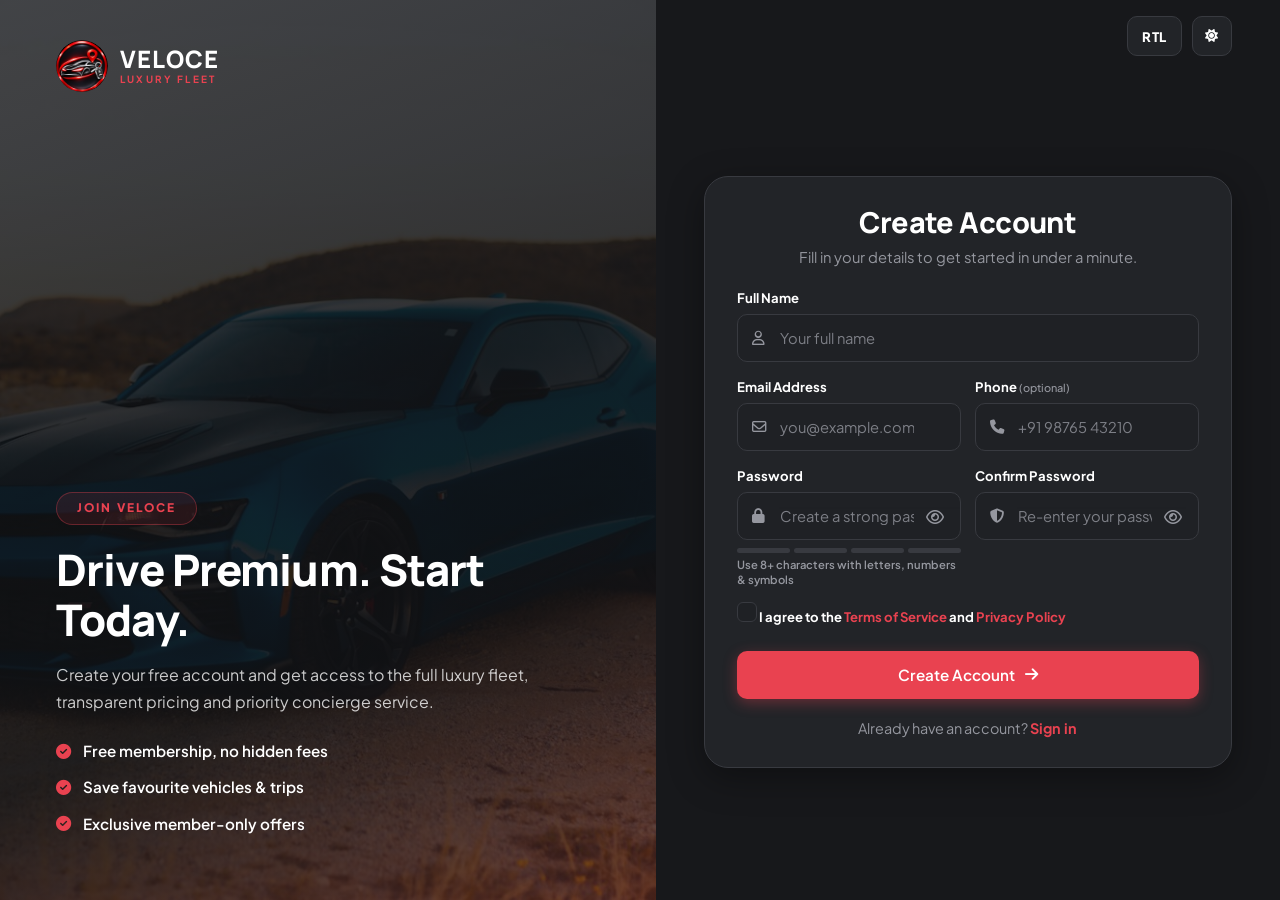
<file: signup.html>
<!DOCTYPE html>
<html lang="en" data-theme="dark" dir="ltr">
<head>
  <meta charset="UTF-8">
  <link rel="icon" type="image/png" href="assets/logo.png">
  <meta name="viewport" content="width=device-width, initial-scale=1.0">
  <title>Sign Up | VELOCE LUXURY FLEET</title>
  <meta name="description" content="Create your VELOCE Luxury Fleet account to book premium self-drive vehicles.">
  <link rel="preconnect" href="https://fonts.googleapis.com">
  <link rel="preconnect" href="https://fonts.gstatic.com" crossorigin>
  <link href="https://fonts.googleapis.com/css2?family=Manrope:wght@400;500;600;700&family=Plus+Jakarta+Sans:wght@400;500;600;700;800;900&display=swap" rel="stylesheet">
  <link rel="stylesheet" href="https://cdnjs.cloudflare.com/ajax/libs/font-awesome/6.5.1/css/all.min.css">
  <link rel="stylesheet" href="index.css">
  <link rel="stylesheet" href="login.css">
  <link rel="stylesheet" href="signup.css">
</head>
<body class="auth-page signup-page">

  <main class="auth-layout">

    <section class="auth-visual">
      <div class="auth-visual-overlay"></div>
      <div class="auth-visual-content">
        <a href="index.html" class="auth-brand" title="Back to Home">
          <div class="logo-icon-wrap">
            <img src="assets/logo.png" alt="VELOCE Logo" class="logo-img">
          </div>
          <span class="auth-brand-text">
            <span class="auth-brand-name">VELOCE</span>
            <span class="auth-brand-sub">LUXURY FLEET</span>
          </span>
        </a>

        <div class="auth-visual-copy">
          <span class="auth-pill">JOIN VELOCE</span>
          <h1>Drive Premium. Start Today.</h1>
          <p>Create your free account and get access to the full luxury fleet, transparent pricing and priority concierge service.</p>
          <ul class="auth-points">
            <li><i class="fa-solid fa-circle-check"></i> Free membership, no hidden fees</li>
            <li><i class="fa-solid fa-circle-check"></i> Save favourite vehicles &amp; trips</li>
            <li><i class="fa-solid fa-circle-check"></i> Exclusive member-only offers</li>
          </ul>
        </div>
      </div>
    </section>

    <section class="auth-panel">

      <div class="auth-topbar">
        <div class="auth-ctrls">
          <button type="button" class="auth-ctrl" id="dirToggle" title="Toggle RTL/LTR" aria-label="Toggle text direction"><span id="dirText">RTL</span></button>
          <button type="button" class="auth-ctrl auth-ctrl-icon" id="themeToggle" title="Toggle theme" aria-label="Toggle theme">
            <i class="fa-solid fa-moon icon-moon"></i>
            <i class="fa-solid fa-sun icon-sun"></i>
          </button>
        </div>
      </div>

      <div class="auth-card">
        <div class="auth-card-head">
          <h2>Create Account</h2>
          <p>Fill in your details to get started in under a minute.</p>
        </div>

        <div class="auth-alert" id="authAlert" role="alert" style="display:none;"></div>

        <form id="signupForm" novalidate>

          <div class="auth-field" id="fieldName">
            <label for="signupName">Full Name</label>
            <div class="auth-input-wrap">
              <i class="fa-regular fa-user"></i>
              <input type="text" id="signupName" placeholder="Your full name" autocomplete="name">
            </div>
            <span class="auth-error">Please enter your full name (min 2 characters).</span>
          </div>

          <div class="signup-grid">
            <div class="auth-field" id="fieldEmail">
              <label for="signupEmail">Email Address</label>
              <div class="auth-input-wrap">
                <i class="fa-regular fa-envelope"></i>
                <input type="email" id="signupEmail" placeholder="you@example.com" autocomplete="email">
              </div>
              <span class="auth-error">Please enter a valid email address.</span>
            </div>

            <div class="auth-field" id="fieldPhone">
              <label for="signupPhone">Phone <small>(optional)</small></label>
              <div class="auth-input-wrap">
                <i class="fa-solid fa-phone"></i>
                <input type="tel" id="signupPhone" placeholder="+91 98765 43210" autocomplete="tel">
              </div>
              <span class="auth-error">Please enter a valid phone number.</span>
            </div>
          </div>

          <div class="auth-field" id="fieldPassword">
            <label for="signupPassword">Password</label>
            <div class="auth-input-wrap">
              <i class="fa-solid fa-lock"></i>
              <input type="password" id="signupPassword" placeholder="Create a strong password" autocomplete="new-password">
              <button type="button" class="auth-eye" data-target="signupPassword" aria-label="Show password"><i class="fa-regular fa-eye"></i></button>
            </div>
            <div class="strength-meter" id="strengthMeter" aria-hidden="true">
              <span></span><span></span><span></span><span></span>
              <em id="strengthText">Use 8+ characters with letters, numbers &amp; symbols</em>
            </div>
            <span class="auth-error">Password must be at least 8 characters.</span>
          </div>

          <div class="auth-field" id="fieldConfirm">
            <label for="signupConfirm">Confirm Password</label>
            <div class="auth-input-wrap">
              <i class="fa-solid fa-shield-halved"></i>
              <input type="password" id="signupConfirm" placeholder="Re-enter your password" autocomplete="new-password">
              <button type="button" class="auth-eye" data-target="signupConfirm" aria-label="Show password"><i class="fa-regular fa-eye"></i></button>
            </div>
            <span class="auth-error">Passwords do not match.</span>
          </div>

          <div class="auth-field auth-field-check" id="fieldTerms">
            <label class="auth-check">
              <input type="checkbox" id="signupTerms">
              <span class="auth-box"></span>
              <span>I agree to the <a href="#" class="auth-link">Terms of Service</a> and <a href="#" class="auth-link">Privacy Policy</a></span>
            </label>
            <span class="auth-error">You must accept the terms to continue.</span>
          </div>

          <button type="submit" class="btn btn-primary auth-submit" id="signupSubmit">
            <span class="btn-label">Create Account</span>
            <i class="fa-solid fa-arrow-right"></i>
          </button>
        </form>

        <p class="auth-switch">Already have an account? <a href="login.html" class="auth-link">Sign in</a></p>
      </div>

    </section>
  </main>

  <div class="auth-toast-wrap" id="toastWrap"></div>

  <script src="signup.js"></script>
</body>
</html>
</file>
<file: index.css>
:root {

  --primary: #E94250;
  --primary-hover: #CC3040;
  --primary-light: #FCEBED;
  --primary-glow: rgba(233, 66, 80, 0.25);
  --primary-glow-strong: rgba(233, 66, 80, 0.4);

  --secondary: #252629;
  --secondary-light: #45474C;
  --secondary-rgb: 37, 38, 41;

  --bg-main: #F7F7F7;
  --bg-alt: #FFFFFF;
  --surface: #FFFFFF;
  --surface-elevated: #FFFFFF;
  --surface-hover: #F9F9FA;

  --text-main: #55565A;
  --text-muted: #7E8085;
  --heading: #17181B;
  --border-color: #E8E8E8;
  --border-light: #F0F0F0;

  --card-shadow: 0 10px 30px rgba(0, 0, 0, 0.05);
  --card-shadow-hover: 0 20px 40px rgba(0, 0, 0, 0.09);
  --modal-shadow: 0 25px 60px rgba(0, 0, 0, 0.2);

  --font-primary: 'Plus Jakarta Sans', -apple-system, BlinkMacSystemFont, 'Segoe UI', Roboto, sans-serif;
  --font-heading: 'Manrope', 'Plus Jakarta Sans', sans-serif;

  --header-height: 84px;
  --radius-sm: 6px;
  --radius-md: 10px;
  --radius-lg: 16px;
  --radius-xl: 24px;
  --radius-full: 9999px;

  --transition-fast: 0.2s ease;
  --transition-smooth: 0.3s cubic-bezier(0.16, 1, 0.3, 1);
  --transition-bounce: 0.4s cubic-bezier(0.34, 1.56, 0.64, 1);
}

[data-theme="dark"] {
  color-scheme: dark;
  --primary: #E94250;
  --primary-hover: #FF5967;
  --primary-light: #402328;
  --primary-glow: rgba(233, 66, 80, 0.35);
  --primary-glow-strong: rgba(233, 66, 80, 0.55);

  --secondary: #252629;
  --secondary-light: #8E9199;
  --secondary-rgb: 37, 38, 41;

  --bg-main: #17181B;
  --bg-alt: #1F2125;
  --surface: #222428;
  --surface-elevated: #282B30;
  --surface-hover: #2C2F35;

  --text-main: #C5C6CA;
  --text-muted: #95979F;
  --heading: #FFFFFF;
  --border-color: #383A40;
  --border-light: #2A2C31;

  --card-shadow: 0 10px 35px rgba(0, 0, 0, 0.35);
  --card-shadow-hover: 0 22px 50px rgba(0, 0, 0, 0.5);
  --modal-shadow: 0 25px 70px rgba(0, 0, 0, 0.65);
}

*, *::before, *::after {
  box-sizing: border-box;
  margin: 0;
  padding: 0;
}

html {
  scroll-behavior: smooth;
  font-size: 16px;
  -webkit-text-size-adjust: 100%;
  width: 100%;
  max-width: 100%;
  overflow-x: clip;
}

body {
  font-family: var(--font-primary);
  background-color: var(--bg-main);
  color: var(--text-main);
  line-height: 1.6;
  width: 100%;
  max-width: 100%;
  overflow-x: clip;
  transition: background-color 0.35s ease, color 0.35s ease;
  position: relative;
}

main,
section,
.site-footer {
  width: 100%;
  max-width: 100%;
  overflow-x: clip;
}

h1, h2, h3, h4, h5, h6 {
  font-family: var(--font-heading);
  color: var(--heading);
  font-weight: 700;
  line-height: 1.25;
  letter-spacing: -0.02em;
}

p {
  margin-bottom: 1rem;
}

p:last-child {
  margin-bottom: 0;
}

a {
  color: inherit;
  text-decoration: none;
  transition: color var(--transition-fast);
}

ul, ol {
  list-style: none;
}

img, svg {
  display: block;
  max-width: 100%;
  height: auto;
}

button, input, select, textarea {
  font-family: inherit;
  font-size: inherit;
  color: inherit;
  border: none;
  outline: none;
  background: none;
}

button {
  cursor: pointer;
}

.text-primary {
  color: var(--primary) !important;
}

.text-highlight {
  color: var(--primary);
  position: relative;
  display: inline-block;
}

.text-success {
  color: #10B981 !important;
}

.text-center {
  text-align: center;
}

.w-100 {
  width: 100%;
}

.mt-3 {
  margin-top: 1rem;
}

.section-container {
  width: 100%;
  max-width: 1320px;
  margin-left: auto;
  margin-right: auto;
  padding-left: 24px;
  padding-right: 24px;
}

.section-header {
  max-width: 760px;
  margin: 0 auto 50px auto;
}

.section-sub-label {
  display: inline-block;
  font-size: 0.8rem;
  font-weight: 700;
  text-transform: uppercase;
  letter-spacing: 0.15em;
  color: var(--primary);
  margin-bottom: 12px;
  position: relative;
}

.section-heading {
  font-size: clamp(1.85rem, 3.5vw, 2.75rem);
  font-weight: 800;
  margin-bottom: 16px;
  color: var(--heading);
}

.section-subtitle {
  font-size: 1.05rem;
  color: var(--text-muted);
  max-width: 620px;
  margin: 0 auto;
}

.btn-primary {
  background-color: var(--primary) !important;
  color: #FFFFFF !important;
  font-family: var(--font-primary) !important;
  font-size: 0.95rem !important;
  font-weight: 600 !important;
  border-radius: var(--radius-md) !important;
  padding: 12px 24px !important;
  min-height: 48px !important;
  height: 48px;
  border: 1px solid transparent !important;
  display: inline-flex !important;
  align-items: center !important;
  justify-content: center !important;
  gap: 10px !important;
  box-shadow: 0 4px 14px var(--primary-glow) !important;
  transition: all var(--transition-smooth) !important;
  cursor: pointer !important;
  text-decoration: none !important;
  white-space: nowrap !important;
  user-select: none !important;
}

.btn-primary:hover,
.btn-primary:focus-visible {
  background-color: var(--primary-hover) !important;
  color: #FFFFFF !important;
  transform: translateY(-2px) !important;
  box-shadow: 0 8px 24px var(--primary-glow-strong) !important;
}

.btn-primary:active {
  transform: translateY(0) !important;
  box-shadow: 0 2px 8px var(--primary-glow) !important;
}

.btn-secondary {
  background-color: var(--surface);
  color: var(--heading);
  font-family: var(--font-primary);
  font-size: 0.95rem;
  font-weight: 600;
  border-radius: var(--radius-md);
  padding: 12px 24px;
  min-height: 48px;
  height: 48px;
  border: 1.5px solid var(--border-color);
  display: inline-flex;
  align-items: center;
  justify-content: center;
  gap: 10px;
  transition: all var(--transition-smooth);
  cursor: pointer;
  text-decoration: none;
  white-space: nowrap;
}

.btn-secondary:hover {
  background-color: var(--surface-hover);
  border-color: var(--heading);
  color: var(--heading);
  transform: translateY(-2px);
}

[data-theme="light"] .btn-secondary,
:root:not([data-theme="dark"]) .btn-secondary {
  border: 1.5px solid #252629 !important;
  background-color: #FFFFFF !important;
  color: #17181B !important;
  box-shadow: 0 2px 6px rgba(0, 0, 0, 0.05);
}

[data-theme="light"] .btn-secondary:hover,
:root:not([data-theme="dark"]) .btn-secondary:hover {
  background-color: #F7F7F7 !important;
  border-color: var(--primary) !important;
  color: var(--primary) !important;
  box-shadow: 0 4px 14px rgba(233, 66, 80, 0.16) !important;
}

[data-theme="dark"] .btn-secondary {
  border: 1.5px solid rgba(255, 255, 255, 0.28) !important;
  background-color: rgba(255, 255, 255, 0.06) !important;
  color: #FFFFFF !important;
}

[data-theme="dark"] .btn-secondary:hover {
  border-color: var(--primary) !important;
  color: var(--primary) !important;
  background-color: rgba(255, 255, 255, 0.12) !important;
}

.btn-sm {
  min-height: 38px !important;
  height: 38px !important;
  padding: 8px 16px !important;
  font-size: 0.85rem !important;
  border-radius: var(--radius-sm) !important;
}

.site-header {
  position: -webkit-sticky !important;
  position: sticky !important;
  top: 0 !important;
  left: 0 !important;
  width: 100% !important;
  height: var(--header-height);
  background-color: rgba(255, 255, 255, 0.92);
  backdrop-filter: blur(14px);
  -webkit-backdrop-filter: blur(14px);
  border-bottom: 1px solid var(--border-color);
  z-index: 1000 !important;
  transition: all var(--transition-smooth);
}

[data-theme="dark"] .site-header {
  background-color: rgba(23, 24, 27, 0.92);
  border-bottom: 1px solid var(--border-color);
}

.site-header.scrolled {
  box-shadow: 0 4px 20px rgba(0, 0, 0, 0.06);
}

[data-theme="dark"] .site-header.scrolled {
  box-shadow: 0 4px 25px rgba(0, 0, 0, 0.35);
}

.header-container {
  max-width: 1360px;
  margin: 0 auto;
  height: 100%;
  padding: 0 24px;
  display: flex;
  align-items: center;
  justify-content: space-between;
  gap: 20px;
}

.brand-logo {
  display: flex;
  align-items: center;
  gap: 12px;
  text-decoration: none;
  flex-shrink: 0;
}

.logo-icon-wrap {
  width: 52px;
  height: 52px;
  min-width: 52px;
  background: transparent;
  border-radius: 50% !important;
  display: flex;
  align-items: center;
  justify-content: center;
  transition: all var(--transition-bounce);
  overflow: hidden;
  padding: 0;
  flex-shrink: 0;
}

.logo-icon-wrap-legacy {
  width: 60px;
  height: 60px;
  min-width: 60px;
  background: #FFFFFF;
  border: 2px solid rgba(233, 66, 80, 0.4);
  border-radius: 50% !important;
  box-shadow: 0 4px 14px rgba(233, 66, 80, 0.2), 0 2px 6px rgba(0, 0, 0, 0.15);
  display: flex;
  align-items: center;
  justify-content: center;
  transition: all var(--transition-bounce);
  overflow: hidden;
  padding: 4px;
  flex-shrink: 0;
}

.logo-icon-wrap-legacy {
  width: 68px;
  height: 68px;
  background-color: transparent;
  border-radius: var(--radius-md);
  display: flex;
  align-items: center;
  justify-content: center;
  transition: transform var(--transition-bounce);
  overflow: visible;
}

.logo-img {
  width: 100%;
  height: 100%;
  object-fit: cover;
  border-radius: 50%;
  display: block;
  pointer-events: none;
}

.logo-img-sized-legacy {
  width: 100%;
  height: 100%;
  object-fit: contain;
  display: block;
  pointer-events: none;
}

.logo-img-legacy {
  width: 100%;
  height: 100%;
  object-fit: contain;
  display: block;
  pointer-events: none;
}

.logo-img-legacy {
  width: 68px;
  height: 68px;
  object-fit: contain;
  display: block;
}

.brand-logo:hover .logo-icon-wrap {
  transform: scale(1.08);
  border-color: var(--primary);
  box-shadow: 0 6px 20px rgba(233, 66, 80, 0.4);
}

.site-footer .logo-icon-wrap {
  width: 60px;
  height: 60px;
  min-width: 60px;
  padding: 0;
  background: transparent;
  border-radius: 50% !important;
}

.legacy-cleanup-dummy {
  width: 60px;
  height: 60px;
  min-width: 60px;
  background: #FFFFFF;
  border: 2px solid rgba(233, 66, 80, 0.4);
  border-radius: 50% !important;
  box-shadow: 0 4px 14px rgba(233, 66, 80, 0.2), 0 2px 6px rgba(0, 0, 0, 0.15);
  display: flex;
  align-items: center;
  justify-content: center;
  transition: all var(--transition-bounce);
  overflow: hidden;
  padding: 0;
  flex-shrink: 0;
}

.logo-icon-wrap-legacy {
  width: 60px;
  height: 60px;
  min-width: 60px;
  background: #FFFFFF;
  border: 2px solid rgba(233, 66, 80, 0.4);
  border-radius: 50% !important;
  box-shadow: 0 4px 14px rgba(233, 66, 80, 0.2), 0 2px 6px rgba(0, 0, 0, 0.15);
  display: flex;
  align-items: center;
  justify-content: center;
  transition: all var(--transition-bounce);
  overflow: hidden;
  padding: 4px;
  flex-shrink: 0;
}

.logo-icon-wrap-legacy {
  transform: rotate(-6deg) scale(1.08);
}

.logo-svg {
  width: 65px;
  height: 65px;
}

.brand-text {
  display: flex;
  flex-direction: column;
}

.brand-name {
  font-family: var(--font-heading);
  font-size: 1.45rem;
  font-weight: 800;
  letter-spacing: 0.08em;
  color: var(--heading);
  line-height: 1;
}

.brand-sub {
  font-size: 0.65rem;
  font-weight: 700;
  letter-spacing: 0.22em;
  color: var(--primary);
  margin-top: 3px;
}

.main-nav {
  display: flex;
  align-items: center;
}

.nav-list {
  display: flex;
  align-items: center;
  gap: 32px;
}

.nav-item {
  position: relative;
}

.nav-link {
  font-size: 0.95rem;
  font-weight: 600;
  color: var(--text-main);
  padding: 8px 0;
  display: inline-flex;
  align-items: center;
  gap: 6px;
  position: relative;
  transition: color var(--transition-fast);
}

.nav-link:hover,
.nav-link.active {
  color: var(--primary);
}

.nav-link.active::after {
  content: '';
  position: absolute;
  bottom: 0;
  left: 0;
  width: 100%;
  height: 2.5px;
  background-color: var(--primary);
  border-radius: 4px;
}

.nav-arrow {
  font-size: 0.7rem;
  transition: transform var(--transition-fast);
}

.nav-item:hover .nav-arrow {
  transform: rotate(180deg);
}

.dropdown-menu {
  position: absolute;
  top: 100%;
  left: 50%;
  transform: translateX(-50%) translateY(12px);
  background-color: var(--surface);
  border: 1px solid var(--border-color);
  border-radius: var(--radius-lg);
  box-shadow: var(--card-shadow-hover);
  padding: 12px;
  min-width: 290px;
  opacity: 0;
  visibility: hidden;
  transition: all var(--transition-smooth);
  z-index: 1050;
}

.nav-item:hover .dropdown-menu {
  opacity: 1;
  visibility: visible;
  transform: translateX(-50%) translateY(4px);
}

.dropdown-link {
  display: flex;
  align-items: flex-start;
  gap: 12px;
  padding: 12px 14px;
  border-radius: var(--radius-md);
  transition: background-color var(--transition-fast);
}

.dropdown-link:hover,
.dropdown-link.active {
  background-color: var(--surface-hover);
}

.dropdown-badge {
  font-size: 0.65rem;
  font-weight: 700;
  text-transform: uppercase;
  background-color: var(--primary);
  color: #fff;
  padding: 3px 6px;
  border-radius: var(--radius-sm);
  margin-top: 2px;
}

.dropdown-item-content {
  display: flex;
  flex-direction: column;
}

.dropdown-title {
  font-size: 0.9rem;
  font-weight: 700;
  color: var(--heading);
}

.dropdown-desc {
  font-size: 0.75rem;
  color: var(--text-muted);
  margin-top: 2px;
}

.header-actions {
  display: flex;
  align-items: center;
  gap: 14px;
}

.action-btn {
  width: 44px;
  height: 44px;
  border-radius: var(--radius-md);
  border: 1px solid var(--border-color);
  background-color: var(--surface);
  color: var(--heading);
  display: inline-flex;
  align-items: center;
  justify-content: center;
  font-size: 1rem;
  transition: all var(--transition-smooth);
}

.action-btn:hover {
  background-color: var(--surface-hover);
  border-color: var(--primary);
  color: var(--primary);
  transform: translateY(-2px);
}

.dir-toggle {
  width: auto;
  min-width: 54px;
  padding: 0 14px;
  font-size: 0.85rem;
  font-weight: 800;
  letter-spacing: 0.04em;
  display: inline-flex;
  align-items: center;
  justify-content: center;
  text-align: center;
}

.theme-icon-sun {
  display: none;
}

[data-theme="dark"] .theme-icon-sun {
  display: block;
}

[data-theme="dark"] .theme-icon-moon {
  display: none;
}

.mobile-toggle {
  display: none;
  flex-direction: column;
  justify-content: center;
  align-items: center;
  width: 44px;
  height: 44px;
  border-radius: var(--radius-md);
  border: 1px solid var(--border-color);
  background-color: var(--surface);
  gap: 5px;
  padding: 10px;
  cursor: pointer;
  transition: all var(--transition-smooth);
  flex-shrink: 0;
  box-sizing: border-box;
}

.mobile-toggle:hover {
  background-color: var(--surface-hover);
  border-color: var(--primary);
  transform: translateY(-2px);
}

.mobile-toggle:active {
  transform: translateY(0);
}

.mobile-toggle span {
  display: block;
  width: 20px;
  height: 2px;
  background-color: var(--heading);
  border-radius: 2px;
  transition: all var(--transition-smooth);
}

.mobile-menu-overlay {
  position: fixed;
  inset: 0;
  background-color: rgba(0, 0, 0, 0.6);
  backdrop-filter: blur(4px);
  z-index: 1998;
  opacity: 0;
  visibility: hidden;
  transition: all var(--transition-smooth);
}

.mobile-menu-overlay.active,
.mobile-menu-overlay.open {
  opacity: 1;
  visibility: visible;
}

.mobile-menu-drawer {
  position: fixed;
  top: 0;
  right: 0;
  width: 320px;
  max-width: 85vw;
  height: 100vh;
  background-color: var(--surface);
  box-shadow: -10px 0 40px rgba(0, 0, 0, 0.25);
  z-index: 1999;
  display: flex;
  flex-direction: column;
  transform: translateX(100%);
  transition: transform var(--transition-smooth);
  overflow-y: auto;
}

.mobile-menu-drawer.active,
.mobile-menu-drawer.open {
  transform: translateX(0);
}

.mobile-drawer-header {
  padding: 24px;
  display: flex;
  align-items: center;
  justify-content: space-between;
  border-bottom: 1px solid var(--border-color);
}

.mobile-close-btn {
  width: 38px;
  height: 38px;
  border-radius: var(--radius-md);
  border: 1px solid var(--border-color);
  display: flex;
  align-items: center;
  justify-content: center;
  font-size: 1.1rem;
  color: var(--heading);
}

.mobile-drawer-body {
  padding: 24px;
  display: flex;
  flex-direction: column;
  gap: 24px;
  flex: 1;
}

.mobile-nav-list {
  display: flex;
  flex-direction: column;
  gap: 14px;
}

.mobile-nav-list {
  display: flex;
  flex-direction: column;
  gap: 8px;
  list-style: none;
  padding: 0;
  margin: 0;
}

.mobile-nav-item {
  width: 100%;
}

.mobile-link {
  font-size: 1.02rem;
  font-weight: 600;
  color: var(--heading);
  display: flex;
  align-items: center;
  justify-content: space-between;
  padding: 11px 16px;
  border-radius: var(--radius-md, 12px);
  border: 1px solid transparent;
  transition: all var(--transition-fast, 0.2s ease);
  text-decoration: none;
  background: transparent;
}

.mobile-link:hover {
  color: var(--primary);
  background: rgba(233, 66, 80, 0.06);
  padding-left: 18px;
}

.mobile-link.active {
  color: var(--primary) !important;
  font-weight: 700 !important;
  background: rgba(233, 66, 80, 0.12) !important;
  border: 1px solid rgba(233, 66, 80, 0.35) !important;
  box-shadow: 0 4px 14px rgba(233, 66, 80, 0.18) !important;
}

.mobile-link.active::after {
  content: '';
  width: 7px;
  height: 7px;
  border-radius: 50%;
  background-color: var(--primary);
  box-shadow: 0 0 10px var(--primary);
  flex-shrink: 0;
}

[dir="rtl"] .mobile-link:hover {
  padding-left: 16px;
  padding-right: 18px;
}

[dir="rtl"] .mobile-link.active {
  padding-left: 16px;
  padding-right: 16px;
}

.mobile-dropdown-header {
  display: flex;
  align-items: center;
  justify-content: space-between;
  font-size: 1.02rem;
  font-weight: 600;
  color: var(--heading);
  padding: 11px 16px;
  border-radius: var(--radius-md, 12px);
  border: 1px solid transparent;
  cursor: pointer;
  user-select: none;
  -webkit-user-select: none;
  transition: all var(--transition-fast, 0.2s ease);
}

.mobile-dropdown-header:hover {
  color: var(--primary);
  background: rgba(233, 66, 80, 0.06);
}

.mobile-dropdown-header.active,
.mobile-dropdown-header.open {
  color: var(--primary);
}

.mobile-dropdown-header.active-page {
  color: var(--primary) !important;
  font-weight: 700 !important;
  background: rgba(233, 66, 80, 0.10) !important;
  border: 1px solid rgba(233, 66, 80, 0.3) !important;
}

.mobile-dropdown-header i {
  font-size: 0.82rem;
  transition: transform 0.3s ease;
  pointer-events: none;
}

.mobile-dropdown-header.active i,
.mobile-dropdown-header.open i {
  transform: rotate(180deg);
}

.mobile-sub-menu {
  padding-left: 14px;
  margin-left: 14px;
  border-left: 2px solid rgba(233, 66, 80, 0.28);
  display: none;
  flex-direction: column;
  gap: 6px;
  margin-top: 6px;
  margin-bottom: 6px;
}

.mobile-sub-menu.show,
.mobile-sub-menu.open,
.mobile-sub-menu.active {
  display: flex !important;
}

[dir="rtl"] .mobile-sub-menu {
  padding-left: 0;
  padding-right: 14px;
  margin-left: 0;
  margin-right: 14px;
  border-left: none;
  border-right: 2px solid rgba(233, 66, 80, 0.28);
}

.mobile-sub-menu .mobile-link {
  font-size: 0.92rem;
  padding: 8px 12px;
  border-radius: var(--radius-sm, 8px);
  color: var(--text-muted);
}

.mobile-sub-menu .mobile-link:hover {
  color: var(--primary);
  background: rgba(233, 66, 80, 0.06);
  padding-left: 16px;
}

.mobile-sub-menu .mobile-link.active {
  color: var(--primary) !important;
  font-weight: 700 !important;
  background: rgba(233, 66, 80, 0.12) !important;
  border: 1px solid rgba(233, 66, 80, 0.35) !important;
}

.mobile-drawer-actions,
.mobile-drawer-footer {
  margin-top: auto;
  display: flex;
  flex-direction: column;
  gap: 16px;
  padding-top: 16px;
  border-top: 1px solid var(--border-color);
}

.mobile-settings-row,
.mobile-action-row {
  display: grid;
  grid-template-columns: 1fr 1fr;
  gap: 10px;
}

.mobile-dir-btn, .mobile-theme-btn {
  width: 100%;
  height: 44px;
  font-size: 0.85rem;
  gap: 6px;
}

.mobile-login-btn {
  display: inline-flex;
  align-items: center;
  justify-content: center;
  gap: 10px;
  width: 100%;
  height: 48px;
  font-size: 0.95rem;
  font-weight: 700;
  border-radius: var(--radius-md);
  box-shadow: 0 4px 16px rgba(233, 66, 80, 0.35);
  text-decoration: none;
}

.hero-section {
  position: relative;
  min-height: calc(100vh - var(--header-height));
  display: flex;
  flex-direction: column;
  justify-content: flex-start;
  padding-top: 24px;
  padding-bottom: 30px;
  overflow: hidden;
  background-color: var(--bg-main);
}

.hero-section-legacy {
  position: relative;
  min-height: calc(100vh - var(--header-height));
  display: flex;
  flex-direction: column;
  justify-content: space-between;
  padding-top: 36px;
  padding-bottom: 30px;
  overflow: hidden;
  background-color: var(--bg-main);
}

.hero-watermark {
  position: absolute;
  top: 6%;
  left: 50%;
  transform: translateX(-50%);
  font-family: var(--font-heading);
  font-size: clamp(5.5rem, 16vw, 16rem);
  font-weight: 900;
  letter-spacing: 0.14em;
  line-height: 1;
  color: rgba(233, 66, 80, 0.045);
  user-select: none;
  pointer-events: none;
  z-index: 1;
  white-space: nowrap;
  transition: color 0.35s ease;
}

[data-theme="dark"] .hero-watermark {
  color: transparent;
  -webkit-text-stroke: 1.5px rgba(255, 255, 255, 0.035);
  text-shadow: 0 0 60px rgba(233, 66, 80, 0.08);
}

.hero-center-glow {
  position: absolute;
  top: 42%;
  left: 50%;
  transform: translate(-50%, -50%);
  width: 680px;
  height: 520px;
  background: radial-gradient(ellipse at center, rgba(233, 66, 80, 0.16) 0%, rgba(233, 66, 80, 0.05) 50%, transparent 75%);
  filter: blur(50px);
  pointer-events: none;
  z-index: 1;
  transition: background 0.35s ease;
}

[data-theme="dark"] .hero-center-glow {
  background: radial-gradient(ellipse at center, rgba(233, 66, 80, 0.35) 0%, rgba(233, 66, 80, 0.12) 50%, transparent 80%);
  filter: blur(65px);
}

.hero-stage-container {
  position: relative;
  z-index: 3;
  width: 100%;
}

.hero-main-stage {
  display: grid;
  grid-template-columns: 1fr 1.35fr 1fr;
  align-items: center;
  gap: 20px;
  min-height: 480px;
}

.hero-col-left {
  display: flex;
  flex-direction: column;
  align-items: flex-start;
  z-index: 4;
}

.hero-main-title {
  font-family: var(--font-heading);
  font-size: clamp(2.3rem, 3.8vw, 3.6rem);
  font-weight: 800;
  line-height: 1.15;
  letter-spacing: -0.03em;
  color: var(--heading);
  margin-bottom: 20px;
}

.hero-main-subtitle {
  font-size: 0.95rem;
  color: var(--text-muted);
  line-height: 1.65;
  max-width: 340px;
  margin-bottom: 28px;
}

.hero-cta-action {
  margin-bottom: 28px;
}

.hero-get-started-btn {
  border-radius: var(--radius-full) !important;
  padding: 12px 34px !important;
  font-weight: 700 !important;
  font-size: 0.95rem !important;
}

.hero-social-mini {
  display: flex;
  align-items: center;
  gap: 16px;
  color: var(--text-muted);
  font-size: 1rem;
}

.hero-social-mini a {
  color: var(--text-muted);
  transition: all var(--transition-fast);
}

.hero-social-mini a:hover {
  color: var(--primary);
  transform: translateY(-2px);
}

.hero-col-center {
  position: relative;
  display: flex;
  flex-direction: column;
  align-items: center;
  justify-content: center;
  z-index: 3;
}

.floating-stat-badge {
  position: absolute;
  top: 5px;
  right: 15px;
  z-index: 5;
  background: rgba(255, 255, 255, 0.88);
  backdrop-filter: blur(14px);
  -webkit-backdrop-filter: blur(14px);
  border: 1px solid var(--border-color);
  border-radius: var(--radius-lg);
  padding: 12px 18px;
  box-shadow: 0 10px 25px rgba(0, 0, 0, 0.06);
  display: flex;
  align-items: center;
  gap: 10px;
  animation: statBadgeFloat 4s ease-in-out infinite alternate;
}

[data-theme="dark"] .floating-stat-badge {
  background: rgba(34, 36, 40, 0.88);
  border-color: rgba(255, 255, 255, 0.1);
  box-shadow: 0 10px 30px rgba(0, 0, 0, 0.4);
}

@keyframes statBadgeFloat {
  0% { transform: translateY(0); }
  100% { transform: translateY(-8px); }
}

.stat-number {
  font-family: var(--font-heading);
  font-size: 1.85rem;
  font-weight: 800;
  color: var(--heading);
  line-height: 1;
}

.stat-text {
  font-size: 0.72rem;
  font-weight: 600;
  color: var(--text-muted);
  line-height: 1.25;
}

.hero-car-showcase {
  position: relative;
  width: 100%;
  max-width: 600px;
  display: flex;
  flex-direction: column;
  align-items: center;
  justify-content: center;
}

.hero-center-car-img {
  width: 100%;
  height: auto;
  max-width: 560px;
  object-fit: contain;
  filter: drop-shadow(0 15px 35px rgba(0, 0, 0, 0.22));
  animation: carFrontFloat 4.5s ease-in-out infinite alternate;
  transform-origin: center center;
}

@keyframes carFrontFloat {
  0% { transform: translateY(0) scale(1); }
  100% { transform: translateY(-7px) scale(1.015); }
}

.car-ground-shadow {
  width: 80%;
  height: 24px;
  border-radius: var(--radius-md);
  background: radial-gradient(ellipse at center, rgba(0, 0, 0, 0.42) 0%, rgba(0, 0, 0, 0.16) 50%, transparent 80%);
  margin-top: -12px;
  filter: blur(5px);
  z-index: 1;
}

[data-theme="dark"] .car-ground-shadow {
  background: radial-gradient(ellipse at center, rgba(0, 0, 0, 0.9) 0%, rgba(233, 66, 80, 0.22) 40%, transparent 75%);
  filter: blur(6px);
}

.hero-col-right {
  display: flex;
  flex-direction: column;
  align-items: flex-end;
  justify-content: space-between;
  gap: 36px;
  z-index: 4;
}

.hero-review-badge {
  display: flex;
  flex-direction: column;
  align-items: flex-end;
  text-align: right;
  max-width: 250px;
}

.avatar-group {
  display: flex;
  align-items: center;
  margin-bottom: 8px;
}

.mini-avatar {
  width: 36px;
  height: 36px;
  border-radius: var(--radius-md);
  border: 2.5px solid var(--surface);
  margin-left: -10px;
  object-fit: cover;
}

.mini-avatar:first-child {
  margin-left: 0;
}

.review-count {
  font-size: 0.95rem;
  font-weight: 800;
  color: var(--heading);
  letter-spacing: 0.05em;
  margin-bottom: 4px;
}

.review-caption {
  font-size: 0.78rem;
  color: var(--text-muted);
  line-height: 1.45;
  margin: 0;
}

.hero-quick-services {
  display: flex;
  flex-direction: column;
  align-items: flex-end;
  gap: 12px;
}

.service-pills-grid {
  display: grid;
  grid-template-columns: 1fr 1fr;
  gap: 8px;
  width: 170px;
}

.service-pill {
  height: 36px;
  border: 1.5px solid var(--border-color);
  border-radius: var(--radius-full);
  background-color: var(--surface);
  color: var(--heading);
  font-size: 0.82rem;
  font-weight: 600;
  display: flex;
  align-items: center;
  justify-content: center;
  transition: all var(--transition-fast);
}

.service-pill:hover,
.service-pill.active {
  border-color: var(--primary);
  color: var(--primary);
  background-color: var(--primary-light);
}

.learn-more-link {
  display: inline-flex;
  align-items: center;
  gap: 8px;
  font-size: 0.84rem;
  font-weight: 600;
  color: var(--heading);
  transition: all var(--transition-fast);
}

.learn-more-link:hover {
  color: var(--primary);
  transform: translateX(3px);
}

.hero-partners-strip {
  width: 100%;
  border-top: 1px solid var(--border-color);
  border-bottom: 1px solid var(--border-color);
  padding: 16px 0;
  background-color: var(--surface);
  margin-top: 24px;
  position: relative;
  z-index: 3;
  transition: background-color 0.35s ease, border-color 0.35s ease;
}

.partners-flex {
  display: flex;
  align-items: center;
  justify-content: space-around;
  flex-wrap: wrap;
  gap: 16px;
}

.partner-logo-item {
  display: flex;
  align-items: center;
  gap: 12px;
  padding: 8px 16px;
  border-radius: var(--radius-md);
  background-color: transparent;
  transition: all var(--transition-smooth);
  cursor: pointer;
  user-select: none;
}

.partner-logo-item:hover {
  background-color: var(--surface-hover);
  transform: translateY(-2px);
}

.partner-real-logo {
  height: 36px;
  width: auto;
  max-width: 48px;
  object-fit: contain;
  transition: transform var(--transition-smooth);
  filter: drop-shadow(0 2px 4px rgba(0, 0, 0, 0.12));
}

[data-theme="dark"] .partner-real-logo {
  filter: drop-shadow(0 3px 8px rgba(0, 0, 0, 0.6)) brightness(1.05);
}

.partner-logo-item:hover .partner-real-logo {
  transform: scale(1.15) rotate(-2deg);
}

.partner-name {
  font-size: 0.85rem;
  font-weight: 800;
  letter-spacing: 0.12em;
  color: var(--heading);
  font-family: var(--font-heading);
  transition: color var(--transition-fast);
}

.partner-logo-item:hover .partner-name {
  color: var(--primary);
}

.booking-bar-container {
  margin-top: 30px;
  position: relative;
  z-index: 10;
}

.booking-search-card {
  background-color: var(--surface);
  border: 1px solid var(--border-color);
  border-radius: var(--radius-xl);
  padding: 24px;
  box-shadow: var(--card-shadow-hover);
  transition: all var(--transition-smooth);
}

.booking-form {
  display: grid;
  grid-template-columns: 1.2fr 1.2fr 1fr 1fr auto;
  align-items: flex-end;
  gap: 16px;
}

.search-field {
  display: flex;
  flex-direction: column;
  gap: 8px;
}

.field-label {
  display: flex;
  align-items: center;
  gap: 6px;
  font-size: 0.82rem;
  font-weight: 700;
  text-transform: uppercase;
  letter-spacing: 0.05em;
  color: var(--heading);
}

.field-icon {
  color: var(--primary) !important;
  font-size: 0.95rem;
}

[data-theme="dark"] .field-icon {
  color: #FF5967 !important;
  filter: drop-shadow(0 0 6px rgba(233, 66, 80, 0.5));
}

.field-input-wrap {
  position: relative;
}

.field-input {
  width: 100%;
  height: 48px;
  background-color: var(--bg-main);
  border: 1px solid var(--border-color);
  border-radius: var(--radius-md);
  padding: 0 16px;
  font-size: 0.92rem;
  color: var(--heading);
  font-weight: 500;
  transition: border-color var(--transition-fast), box-shadow var(--transition-fast);
}

.field-input:focus {
  border-color: var(--primary);
  box-shadow: 0 0 0 3px var(--primary-glow);
}

input[type="date"] {
  position: relative;
  cursor: pointer;
  font-family: inherit;
}

input[type="date"]::-webkit-calendar-picker-indicator {
  cursor: pointer;
  opacity: 0.85;
  padding: 0;
  border-radius: var(--radius-sm);
  transition: all var(--transition-fast);
}

input[type="date"]::-webkit-calendar-picker-indicator:hover {
  opacity: 1;
  background-color: rgba(233, 66, 80, 0.15);
}

[data-theme="dark"] input[type="date"] {
  color-scheme: dark !important;
  color: #FFFFFF !important;
}

[data-theme="dark"] input[type="date"]::-webkit-calendar-picker-indicator {
  filter: invert(1) brightness(1.8) contrast(1.2);
  opacity: 1 !important;
  background-color: rgba(255, 255, 255, 0.12);
  border-radius: 4px;
}

[data-theme="dark"] input[type="date"]::-webkit-calendar-picker-indicator:hover {
  background-color: var(--primary);
  filter: invert(1) brightness(2.2);
}

.form-control[type="date"] {
  cursor: pointer;
}

.search-submit-wrap {
  display: flex;
  align-items: flex-end;
}

.search-cars-btn {
  width: 100%;
  white-space: nowrap;
}

.about-section {
  padding: 80px 0;
  background-color: var(--bg-main);
  position: relative;
  overflow: hidden;
}

.about-ambient-glow {
  position: absolute;
  top: 15%;
  left: -5%;
  width: 500px;
  height: 500px;
  max-width: 100%;
  background: radial-gradient(circle, rgba(233, 66, 80, 0.08) 0%, rgba(233, 66, 80, 0) 70%);
  pointer-events: none;
  z-index: 0;
  filter: blur(40px);
}

.about-watermark {
  position: absolute;
  right: 0;
  top: 50%;
  transform: translateY(-50%);
  font-family: var(--font-heading);
  font-size: clamp(3rem, 14vw, 12rem);
  font-weight: 900;
  letter-spacing: 0.12em;
  color: var(--heading);
  opacity: 0.025;
  pointer-events: none;
  z-index: 0;
  user-select: none;
  line-height: 1;
  max-width: 100%;
  overflow: hidden;
}

[data-theme="dark"] .about-watermark {
  opacity: 0.04;
}

.about-grid {
  display: grid;
  grid-template-columns: 1fr 1fr;
  align-items: center;
  gap: 48px;
  position: relative;
  z-index: 1;
}

.about-visual {
  position: relative;
}

.about-showcase {
  position: relative;
  width: 100%;
  padding-bottom: 20px;
  padding-right: 20px;
}

.about-backlight {
  position: absolute;
  top: 20%;
  left: 10%;
  width: 80%;
  height: 60%;
  background: radial-gradient(ellipse at center, rgba(233, 66, 80, 0.14) 0%, transparent 70%);
  filter: blur(45px);
  z-index: 0;
  pointer-events: none;
}

.about-frame-primary {
  position: relative;
  width: 86%;
  height: 460px;
  border-radius: 20px;
  overflow: hidden;
  box-shadow: 0 20px 50px -12px rgba(0, 0, 0, 0.2);
  border: 1px solid rgba(255, 255, 255, 0.15);
  z-index: 1;
  background-color: var(--surface);
}

[data-theme="light"] .about-frame-primary {
  border: 1px solid rgba(0, 0, 0, 0.08);
  box-shadow: 0 18px 45px -12px rgba(0, 0, 0, 0.12);
}

.about-hero-img {
  width: 100%;
  height: 100%;
  object-fit: cover;
  object-position: center center;
  transition: transform 0.8s cubic-bezier(0.16, 1, 0.3, 1);
  display: block;
}

.about-frame-primary:hover .about-hero-img {
  transform: scale(1.04);
}

.about-frame-gradient {
  position: absolute;
  inset: 0;
  background: linear-gradient(to top, rgba(15, 17, 21, 0.65) 0%, rgba(15, 17, 21, 0) 50%);
  pointer-events: none;
}

.about-tech-tag {
  position: absolute;
  top: 18px;
  left: 18px;
  background: rgba(15, 17, 21, 0.75);
  backdrop-filter: blur(12px);
  -webkit-backdrop-filter: blur(12px);
  border: 1px solid rgba(255, 255, 255, 0.18);
  border-radius: 100px;
  padding: 6px 12px;
  font-size: 0.68rem;
  letter-spacing: 0.12em;
  color: #FFFFFF;
  text-transform: uppercase;
  display: flex;
  align-items: center;
  gap: 8px;
  font-weight: 600;
  z-index: 2;
  box-shadow: 0 6px 18px rgba(0, 0, 0, 0.25);
}

.tech-tag-pulse {
  width: 6px;
  height: 6px;
  border-radius: var(--radius-md);
  background-color: var(--primary);
  box-shadow: 0 0 8px var(--primary);
  animation: pulseDot 2s infinite ease-in-out;
}

.about-frame-secondary {
  position: absolute;
  bottom: 0;
  right: 0;
  width: 52%;
  height: 190px;
  border-radius: 16px;
  overflow: hidden;
  box-shadow: 0 18px 40px -8px rgba(0, 0, 0, 0.32);
  border: 3px solid var(--surface);
  z-index: 3;
  transition: transform 0.4s cubic-bezier(0.16, 1, 0.3, 1), box-shadow 0.4s ease;
  background-color: var(--surface);
}

.about-frame-secondary:hover {
  transform: translateY(-5px);
  box-shadow: 0 24px 48px -8px rgba(0, 0, 0, 0.42);
}

.about-inset-img {
  width: 100%;
  height: 100%;
  object-fit: cover;
  display: block;
  transition: transform 0.6s ease;
}

.about-frame-secondary:hover .about-inset-img {
  transform: scale(1.05);
}

.about-inset-caption {
  position: absolute;
  bottom: 0;
  left: 0;
  right: 0;
  padding: 8px 12px;
  background: linear-gradient(to top, rgba(15, 17, 21, 0.92) 0%, rgba(15, 17, 21, 0) 100%);
  color: #FFFFFF;
  font-size: 0.72rem;
  font-weight: 600;
  display: flex;
  align-items: center;
  gap: 7px;
}

.about-inset-caption i {
  color: var(--primary);
  font-size: 0.78rem;
}

.about-floating-pill {
  position: absolute;
  top: 25px;
  right: -5px;
  z-index: 4;
  background: var(--surface);
  border: 1px solid var(--border-color);
  padding: 10px 15px;
  border-radius: 14px;
  box-shadow: 0 15px 35px -8px rgba(0, 0, 0, 0.18);
  display: flex;
  align-items: center;
  gap: 11px;
  backdrop-filter: blur(16px);
  -webkit-backdrop-filter: blur(16px);
  transition: transform 0.3s ease;
}

[data-theme="light"] .about-floating-pill {
  background: rgba(255, 255, 255, 0.92);
  box-shadow: 0 14px 30px -8px rgba(0, 0, 0, 0.1);
}

[data-theme="dark"] .about-floating-pill {
  background: rgba(34, 36, 40, 0.92);
  border-color: rgba(255, 255, 255, 0.12);
  box-shadow: 0 16px 35px -8px rgba(0, 0, 0, 0.4);
}

.about-floating-pill:hover {
  transform: translateY(-3px);
}

.floating-pill-icon {
  width: 36px;
  height: 36px;
  border-radius: 10px;
  background: linear-gradient(135deg, var(--primary), var(--primary-hover));
  color: #FFFFFF;
  display: flex;
  align-items: center;
  justify-content: center;
  font-size: 0.95rem;
  box-shadow: 0 4px 14px rgba(233, 66, 80, 0.32);
  flex-shrink: 0;
}

.floating-pill-info {
  display: flex;
  flex-direction: column;
}

.floating-pill-stat {
  display: flex;
  align-items: baseline;
  gap: 3px;
}

.stat-number {
  font-family: var(--font-heading);
  font-size: 1.35rem;
  font-weight: 800;
  color: var(--heading);
  line-height: 1;
}

.stat-suffix {
  font-family: var(--font-heading);
  font-size: 0.75rem;
  font-weight: 700;
  color: var(--primary);
  text-transform: uppercase;
}

.floating-pill-label {
  font-size: 0.68rem;
  color: var(--text-muted);
  font-weight: 600;
  margin-top: 2px;
  white-space: nowrap;
}

.about-rating-pill {
  position: absolute;
  bottom: 35px;
  left: -12px;
  z-index: 4;
  background: rgba(15, 17, 21, 0.9);
  backdrop-filter: blur(16px);
  -webkit-backdrop-filter: blur(16px);
  border: 1px solid rgba(255, 255, 255, 0.14);
  border-radius: 12px;
  padding: 8px 13px;
  display: flex;
  align-items: center;
  gap: 10px;
  box-shadow: 0 12px 28px rgba(0, 0, 0, 0.28);
  transition: transform 0.3s ease;
}

.about-rating-pill:hover {
  transform: translateY(-3px);
}

.rating-stars {
  display: flex;
  gap: 2px;
  color: #FBBF24;
  font-size: 0.68rem;
}

.rating-val {
  display: flex;
  align-items: center;
  gap: 3px;
  font-size: 0.76rem;
  color: #FFFFFF;
}

.rating-val strong {
  font-weight: 800;
  color: #FFFFFF;
}

.rating-val span {
  color: rgba(255, 255, 255, 0.7);
  font-size: 0.7rem;
}

.about-content {
  display: flex;
  flex-direction: column;
}

.about-tag {
  display: inline-flex;
  align-items: center;
  gap: 7px;
  padding: 5px 12px;
  border-radius: 100px;
  background-color: var(--primary-light);
  color: var(--primary);
  font-size: 0.72rem;
  font-weight: 700;
  letter-spacing: 0.12em;
  text-transform: uppercase;
  margin-bottom: 12px;
  width: fit-content;
  border: 1px solid rgba(233, 66, 80, 0.2);
}

.about-tag-dot {
  width: 5px;
  height: 5px;
  border-radius: var(--radius-md);
  background-color: var(--primary);
  box-shadow: 0 0 6px var(--primary);
  animation: pulseDot 2s infinite ease-in-out;
}

.about-title {
  font-family: var(--font-heading);
  font-size: clamp(1.85rem, 2.5vw, 2.35rem);
  font-weight: 800;
  line-height: 1.2;
  color: var(--heading);
  margin-bottom: 14px;
  letter-spacing: -0.02em;
}

.text-accent-gradient {
  background: linear-gradient(135deg, var(--primary) 0%, #FF6B7A 100%);
  -webkit-background-clip: text;
  -webkit-text-fill-color: transparent;
}

.about-lead {
  font-size: 0.95rem;
  line-height: 1.65;
  color: var(--text-main);
  margin-bottom: 20px;
  padding-left: 14px;
  border-left: 2px solid var(--primary);
}

.about-features-list {
  display: flex;
  flex-direction: column;
  gap: 8px;
  margin-bottom: 20px;
}

.about-feature-row {
  display: flex;
  align-items: flex-start;
  gap: 14px;
  padding: 10px 14px;
  border-radius: 12px;
  border: 1px solid transparent;
  background-color: transparent;
  transition: all 0.3s cubic-bezier(0.16, 1, 0.3, 1);
  position: relative;
}

.about-feature-row:hover {
  background-color: rgba(233, 66, 80, 0.04);
  border-color: rgba(233, 66, 80, 0.15);
  transform: translateX(5px);
}

[data-theme="dark"] .about-feature-row:hover {
  background-color: rgba(233, 66, 80, 0.07);
  border-color: rgba(233, 66, 80, 0.22);
  transform: translateX(5px);
}

.feature-row-meta {
  display: flex;
  align-items: center;
  gap: 11px;
  flex-shrink: 0;
  margin-top: 2px;
}

.feature-idx {
  font-family: var(--font-heading);
  font-size: 0.98rem;
  font-weight: 800;
  color: var(--text-muted);
  opacity: 0.55;
  transition: all 0.3s ease;
  min-width: 20px;
}

.about-feature-row:hover .feature-idx {
  color: var(--primary);
  opacity: 1;
  transform: scale(1.06);
}

.feature-icon-wrapper {
  width: 38px;
  height: 38px;
  border-radius: 10px;
  background-color: var(--primary-light);
  color: var(--primary);
  display: flex;
  align-items: center;
  justify-content: center;
  font-size: 0.95rem;
  transition: all 0.3s cubic-bezier(0.34, 1.56, 0.64, 1);
  flex-shrink: 0;
  border: 1px solid rgba(233, 66, 80, 0.18);
}

.about-feature-row:hover .feature-icon-wrapper {
  background-color: var(--primary);
  color: #FFFFFF;
  transform: scale(1.05);
  box-shadow: 0 4px 14px rgba(233, 66, 80, 0.32);
  border-color: var(--primary);
}

.feature-row-body {
  display: flex;
  flex-direction: column;
}

.feature-title {
  font-size: 0.96rem;
  font-weight: 700;
  color: var(--heading);
  margin-bottom: 2px;
  transition: color 0.3s ease;
}

.about-feature-row:hover .feature-title {
  color: var(--primary);
}

.feature-desc {
  font-size: 0.84rem;
  color: var(--text-muted);
  line-height: 1.52;
  margin-bottom: 0;
}

.about-metrics-strip {
  display: flex;
  align-items: center;
  justify-content: space-between;
  padding: 12px 18px;
  border-radius: 12px;
  background-color: var(--surface);
  border: 1px solid var(--border-color);
  margin-bottom: 22px;
  box-shadow: 0 6px 18px rgba(0, 0, 0, 0.03);
}

[data-theme="dark"] .about-metrics-strip {
  background-color: rgba(34, 36, 40, 0.6);
  box-shadow: 0 6px 18px rgba(0, 0, 0, 0.2);
}

.metric-item {
  display: flex;
  flex-direction: column;
  align-items: center;
  text-align: center;
}

.metric-num {
  font-family: var(--font-heading);
  font-size: 1.18rem;
  font-weight: 800;
  color: var(--heading);
  line-height: 1.1;
}

.metric-lbl {
  font-size: 0.66rem;
  font-weight: 600;
  text-transform: uppercase;
  letter-spacing: 0.06em;
  color: var(--text-muted);
  margin-top: 3px;
}

.metric-divider {
  width: 1px;
  height: 22px;
  background-color: var(--border-color);
}

.about-actions {
  display: flex;
  align-items: center;
  gap: 14px;
  flex-wrap: wrap;
}

.fleet-section {
  padding: 100px 0;
  background-color: var(--bg-main);
}

.fleet-filter-bar {
  display: flex;
  align-items: center;
  justify-content: center;
  gap: 12px;
  flex-wrap: wrap;
  margin-bottom: 50px;
}

.filter-tab {
  background-color: var(--surface);
  border: 1px solid var(--border-color);
  color: var(--text-main);
  font-size: 0.9rem;
  font-weight: 600;
  padding: 10px 20px;
  border-radius: var(--radius-full);
  display: inline-flex;
  align-items: center;
  gap: 8px;
  transition: all var(--transition-smooth);
}

.filter-tab:hover {
  border-color: var(--primary);
  color: var(--primary);
  transform: translateY(-2px);
}

.filter-tab.active {
  background-color: var(--primary);
  border-color: var(--primary);
  color: #FFFFFF;
  box-shadow: 0 4px 14px var(--primary-glow);
}

.fleet-grid {
  display: grid;
  grid-template-columns: repeat(3, 1fr);
  gap: 30px;
}

.car-card {
  background-color: var(--surface);
  border: 1px solid var(--border-color);
  border-radius: var(--radius-lg);
  overflow: hidden;
  box-shadow: var(--card-shadow);
  display: flex;
  flex-direction: column;
  transition: all var(--transition-smooth);
  position: relative;
}

.car-card:hover {
  transform: translateY(-8px);
  box-shadow: var(--card-shadow-hover);
  border-color: rgba(233, 66, 80, 0.4);
}

.card-thumb-wrap {
  position: relative;
  width: 100%;
  height: 240px;
  overflow: hidden;
  background-color: #17181B;
}

.car-thumb-img {
  width: 100%;
  height: 100%;
  object-fit: cover;
  transition: transform 0.6s cubic-bezier(0.16, 1, 0.3, 1);
}

.car-card:hover .car-thumb-img {
  transform: scale(1.08);
}

.category-badge {
  position: absolute;
  top: 14px;
  left: 14px;
  background-color: rgba(23, 24, 27, 0.85);
  backdrop-filter: blur(8px);
  -webkit-backdrop-filter: blur(8px);
  color: #FFFFFF;
  font-size: 0.75rem;
  font-weight: 700;
  letter-spacing: 0.05em;
  padding: 6px 12px;
  border-radius: var(--radius-sm);
  z-index: 2;
  border: 1px solid rgba(255, 255, 255, 0.15);
}

.quick-view-btn {
  position: absolute;
  top: 14px;
  right: 14px;
  width: 36px;
  height: 36px;
  background-color: rgba(255, 255, 255, 0.85);
  backdrop-filter: blur(8px);
  -webkit-backdrop-filter: blur(8px);
  color: #17181B;
  border-radius: var(--radius-md);
  display: flex;
  align-items: center;
  justify-content: center;
  font-size: 0.85rem;
  z-index: 2;
  opacity: 0;
  transform: scale(0.85);
  transition: all var(--transition-smooth);
}

.car-card:hover .quick-view-btn {
  opacity: 1;
  transform: scale(1);
}

.quick-view-btn:hover {
  background-color: var(--primary);
  color: #FFFFFF;
}

.card-body {
  padding: 24px;
  display: flex;
  flex-direction: column;
  flex: 1;
}

.car-header-row {
  display: flex;
  align-items: flex-start;
  justify-content: space-between;
  gap: 12px;
  margin-bottom: 18px;
}

.car-title {
  font-size: 1.25rem;
  font-weight: 700;
  color: var(--heading);
  line-height: 1.25;
}

.car-subtitle {
  font-size: 0.8rem;
  color: var(--text-muted);
}

.car-rating {
  display: flex;
  align-items: center;
  gap: 4px;
  background-color: var(--bg-main);
  border: 1px solid var(--border-color);
  padding: 4px 8px;
  border-radius: var(--radius-sm);
  font-size: 0.8rem;
  font-weight: 700;
  color: var(--heading);
  white-space: nowrap;
}

.rating-val {
  color: var(--heading);
}

.rating-count {
  color: var(--text-muted);
  font-weight: 400;
}

.car-specs-grid {
  display: grid;
  grid-template-columns: repeat(2, 1fr);
  gap: 10px 14px;
  padding: 16px 0;
  border-top: 1px solid var(--border-color);
  border-bottom: 1px solid var(--border-color);
  margin-bottom: 20px;
}

.spec-cell {
  display: flex;
  align-items: center;
  gap: 8px;
  font-size: 0.82rem;
  color: var(--text-muted);
  font-weight: 500;
}

.spec-cell i {
  color: var(--primary);
  font-size: 0.85rem;
  width: 16px;
  text-align: center;
}

.card-footer-row {
  display: flex;
  align-items: center;
  justify-content: space-between;
  gap: 12px;
  margin-top: auto;
}

.car-price-box {
  display: flex;
  align-items: baseline;
  gap: 4px;
}

.price-amount {
  font-family: var(--font-heading);
  font-size: 1.45rem;
  font-weight: 800;
  color: var(--primary);
}

.price-period {
  font-size: 0.82rem;
  color: var(--text-muted);
}

.card-action-group {
  display: flex;
  align-items: center;
  gap: 8px;
}

.btn-card-details {
  background: none;
  border: none;
  font-size: 0.85rem;
  font-weight: 600;
  color: var(--heading);
  padding: 8px 12px;
  border-radius: var(--radius-md);
  transition: all var(--transition-fast);
}

.btn-card-details:hover {
  background-color: var(--surface-hover);
  color: var(--primary);
}

.how-it-works-section {
  padding: 100px 0;
  background-color: var(--bg-alt);
  border-top: 1px solid var(--border-color);
  border-bottom: 1px solid var(--border-color);
}

.timeline-wrapper {
  position: relative;
  margin-top: 40px;
}

.timeline-track-line {
  position: absolute;
  top: 38px;
  left: 8%;
  right: 8%;
  height: 2px;
  background: repeating-linear-gradient(90deg, var(--primary) 0, var(--primary) 6px, transparent 6px, transparent 12px);
  z-index: 1;
}

.timeline-grid {
  display: grid;
  grid-template-columns: repeat(4, 1fr);
  gap: 24px;
  position: relative;
  z-index: 2;
}

.timeline-step {
  display: flex;
  flex-direction: column;
  align-items: center;
  text-align: center;
}

.step-marker-wrap {
  position: relative;
  display: flex;
  align-items: center;
  justify-content: center;
  margin-bottom: 24px;
}

.step-num-circle {
  width: 76px;
  height: 76px;
  border-radius: var(--radius-md);
  background-color: var(--surface);
  border: 2px solid var(--border-color);
  display: flex;
  align-items: center;
  justify-content: center;
  font-family: var(--font-heading);
  font-size: 1.4rem;
  font-weight: 800;
  color: var(--heading);
  box-shadow: var(--card-shadow);
  transition: all var(--transition-bounce);
}

.step-icon-badge {
  position: absolute;
  bottom: -4px;
  right: -4px;
  width: 32px;
  height: 32px;
  border-radius: var(--radius-md);
  background-color: var(--primary);
  color: #FFFFFF;
  display: flex;
  align-items: center;
  justify-content: center;
  font-size: 0.85rem;
  box-shadow: 0 4px 10px var(--primary-glow);
}

.timeline-step:hover .step-num-circle {
  border-color: var(--primary);
  color: var(--primary);
  transform: translateY(-4px) scale(1.06);
}

.step-card {
  background-color: var(--surface);
  border: 1px solid var(--border-color);
  border-radius: var(--radius-lg);
  padding: 24px 20px;
  box-shadow: var(--card-shadow);
  width: 100%;
  display: flex;
  flex-direction: column;
  align-items: center;
  flex: 1;
  transition: all var(--transition-smooth);
}

.timeline-step:hover .step-card {
  transform: translateY(-6px);
  box-shadow: var(--card-shadow-hover);
  border-color: rgba(233, 66, 80, 0.3);
}

.step-title {
  font-size: 1.15rem;
  font-weight: 700;
  color: var(--heading);
  margin-bottom: 10px;
}

.step-description {
  font-size: 0.88rem;
  color: var(--text-muted);
  line-height: 1.55;
  margin-bottom: 16px;
}

.step-pill {
  font-size: 0.72rem;
  font-weight: 700;
  color: var(--primary);
  background-color: var(--primary-light);
  padding: 4px 10px;
  border-radius: var(--radius-full);
  margin-top: auto;
}

.why-us-section {
  padding: 100px 0;
  background-color: var(--bg-main);
}

.benefits-grid {
  display: grid;
  grid-template-columns: repeat(3, 1fr);
  gap: 28px;
}

.benefit-card {
  background-color: var(--surface);
  border: 1px solid var(--border-color);
  border-radius: var(--radius-lg);
  padding: 32px 28px;
  box-shadow: var(--card-shadow);
  display: flex;
  flex-direction: column;
  transition: all var(--transition-smooth);
  position: relative;
}

.benefit-card:hover {
  transform: translateY(-6px);
  box-shadow: var(--card-shadow-hover);
  border-color: rgba(233, 66, 80, 0.4);
}

.benefit-header {
  display: flex;
  align-items: center;
  justify-content: space-between;
  margin-bottom: 22px;
}

.benefit-icon-box {
  width: 52px;
  height: 52px;
  border-radius: var(--radius-md);
  background-color: var(--primary-light);
  color: var(--primary);
  display: flex;
  align-items: center;
  justify-content: center;
  font-size: 1.35rem;
  transition: transform var(--transition-bounce);
}

.benefit-card:hover .benefit-icon-box {
  transform: scale(1.1) rotate(6deg);
}

.benefit-index {
  font-family: var(--font-heading);
  font-size: 1.5rem;
  font-weight: 800;
  color: var(--border-color);
  transition: color var(--transition-fast);
}

.benefit-card:hover .benefit-index {
  color: var(--primary);
}

.benefit-title {
  font-size: 1.2rem;
  font-weight: 700;
  color: var(--heading);
  margin-bottom: 12px;
}

.benefit-text {
  font-size: 0.92rem;
  color: var(--text-muted);
  line-height: 1.6;
  margin-bottom: 20px;
}

.benefit-bullet {
  display: flex;
  align-items: center;
  gap: 8px;
  font-size: 0.8rem;
  font-weight: 600;
  color: var(--heading);
  margin-top: auto;
  padding-top: 14px;
  border-top: 1px solid var(--border-color);
}

.benefit-bullet i {
  color: var(--primary);
  font-size: 0.85rem;
}

.experience-section {
  padding: 100px 0;
  background-color: var(--bg-alt);
  border-top: 1px solid var(--border-color);
  border-bottom: 1px solid var(--border-color);
}

.experience-card-container {
  background-color: var(--surface);
  border: 1px solid var(--border-color);
  border-radius: var(--radius-xl);
  overflow: hidden;
  box-shadow: var(--card-shadow);
  padding: 48px;
  position: relative;
}

.experience-grid {
  display: grid;
  grid-template-columns: 1fr 1fr;
  align-items: center;
  gap: 50px;
}

.experience-info {
  display: flex;
  flex-direction: column;
}

.experience-label {
  font-size: 0.8rem;
  font-weight: 700;
  letter-spacing: 0.15em;
  color: var(--primary);
  margin-bottom: 12px;
}

.experience-heading {
  font-size: clamp(1.8rem, 3.2vw, 2.6rem);
  font-weight: 800;
  line-height: 1.2;
  margin-bottom: 18px;
}

.experience-desc {
  font-size: 1.05rem;
  color: var(--text-main);
  line-height: 1.65;
  margin-bottom: 30px;
}

.experience-pillars-list {
  display: flex;
  flex-direction: column;
  gap: 16px;
  margin-bottom: 36px;
}

.pillar-item {
  display: flex;
  align-items: flex-start;
  gap: 16px;
  padding: 14px 18px;
  border-radius: var(--radius-md);
  border: 1px solid var(--border-color);
  background-color: var(--bg-main);
  cursor: pointer;
  transition: all var(--transition-smooth);
}

.pillar-item:hover,
.pillar-item.active {
  background-color: var(--surface-hover);
  border-color: var(--primary);
  transform: translateX(6px);
}

.pillar-icon {
  width: 40px;
  height: 40px;
  border-radius: var(--radius-sm);
  background-color: var(--primary-light);
  color: var(--primary);
  display: flex;
  align-items: center;
  justify-content: center;
  font-size: 1.1rem;
  flex-shrink: 0;
}

.pillar-details {
  display: flex;
  flex-direction: column;
}

.pillar-title {
  font-size: 1rem;
  font-weight: 700;
  color: var(--heading);
  margin-bottom: 2px;
}

.pillar-sub {
  font-size: 0.82rem;
  color: var(--text-muted);
  line-height: 1.4;
  margin-bottom: 0;
}

.experience-visual {
  position: relative;
}

.experience-image-card {
  position: relative;
  border-radius: var(--radius-lg);
  overflow: hidden;
  box-shadow: var(--card-shadow);
  height: 520px;
}

.experience-img {
  width: 100%;
  height: 100%;
  object-fit: cover;
  transition: transform 0.6s ease;
}

.experience-image-card:hover .experience-img {
  transform: scale(1.04);
}

.experience-image-overlay {
  position: absolute;
  inset: 0;
  background: linear-gradient(180deg, transparent 40%, rgba(23, 24, 27, 0.85) 100%);
  display: flex;
  align-items: flex-end;
  padding: 30px;
}

.experience-floating-quote {
  background-color: rgba(23, 24, 27, 0.85);
  backdrop-filter: blur(10px);
  -webkit-backdrop-filter: blur(10px);
  border: 1px solid rgba(255, 255, 255, 0.15);
  padding: 20px;
  border-radius: var(--radius-md);
  color: #FFFFFF;
}

.quote-icon {
  color: var(--primary);
  font-size: 1.2rem;
  margin-bottom: 8px;
}

.experience-floating-quote p {
  font-size: 0.95rem;
  line-height: 1.5;
  font-style: italic;
  margin-bottom: 8px;
}

.quote-author {
  font-size: 0.8rem;
  color: #A0A3AB;
  font-weight: 600;
  display: block;
}

.testimonials-section {
  padding: 100px 0;
  background-color: var(--bg-main);
}

.testimonials-carousel-wrapper {
  position: relative;
  margin-bottom: 80px;
}

.testimonials-track {
  display: grid;
  grid-template-columns: repeat(4, 1fr);
  gap: 28px;
  transition: transform var(--transition-smooth);
}

.testimonial-card {
  background-color: var(--surface);
  border: 1px solid var(--border-color);
  border-radius: var(--radius-lg);
  padding: 32px 28px;
  box-shadow: var(--card-shadow);
  display: flex;
  flex-direction: column;
  position: relative;
  transition: all var(--transition-smooth);
}

.testimonial-card:hover {
  transform: translateY(-6px);
  box-shadow: var(--card-shadow-hover);
  border-color: rgba(233, 66, 80, 0.35);
}

.card-quote-mark {
  position: absolute;
  top: 14px;
  right: 22px;
  font-family: Georgia, serif;
  font-size: 4rem;
  line-height: 1;
  color: var(--border-color);
  opacity: 0.6;
  pointer-events: none;
}

.card-top-row {
  display: flex;
  align-items: center;
  gap: 14px;
  margin-bottom: 18px;
}

.client-avatar {
  width: 54px;
  height: 54px;
  border-radius: var(--radius-md);
  object-fit: cover;
  border: 2px solid var(--primary);
}

.client-meta {
  display: flex;
  flex-direction: column;
}

.client-name {
  font-size: 1.05rem;
  font-weight: 700;
  color: var(--heading);
  margin-bottom: 2px;
}

.client-title {
  font-size: 0.78rem;
  color: var(--text-muted);
  margin-bottom: 4px;
}

.client-stars {
  display: flex;
  align-items: center;
  gap: 3px;
  color: #F59E0B;
  font-size: 0.78rem;
}

.testimonial-content {
  font-size: 0.95rem;
  color: var(--text-main);
  line-height: 1.6;
  margin-bottom: 20px;
  flex: 1;
}

.rented-vehicle-tag {
  display: flex;
  align-items: center;
  gap: 8px;
  font-size: 0.78rem;
  font-weight: 600;
  color: var(--primary);
  background-color: var(--primary-light);
  padding: 6px 12px;
  border-radius: var(--radius-sm);
  margin-top: auto;
}

.carousel-nav-row {
  display: flex;
  align-items: center;
  justify-content: space-between;
  margin-top: 36px;
}

.carousel-dots {
  display: flex;
  align-items: center;
  gap: 8px;
}

.dot-btn {
  width: 12px;
  height: 12px;
  border-radius: var(--radius-md);
  background-color: var(--border-color);
  transition: all var(--transition-fast);
}

.dot-btn.active {
  background-color: var(--primary);
  width: 30px;
  border-radius: var(--radius-full);
}

.carousel-arrows {
  display: flex;
  align-items: center;
  gap: 12px;
}

.carousel-arrow {
  width: 44px;
  height: 44px;
  border-radius: var(--radius-md);
  border: 1px solid var(--border-color);
  background-color: var(--surface);
  color: var(--heading);
  display: flex;
  align-items: center;
  justify-content: center;
  font-size: 0.95rem;
  transition: all var(--transition-smooth);
}

.carousel-arrow:hover {
  background-color: var(--primary);
  color: #FFFFFF;
  border-color: var(--primary);
}

.cta-banner-wrapper {
  margin-top: 40px;
}

.cta-banner-card {
  position: relative;
  border-radius: var(--radius-xl);
  overflow: hidden;
  background-color: #17181B;
  min-height: 380px;
  display: flex;
  align-items: center;
  padding: 60px 48px;
  box-shadow: var(--card-shadow-hover);
}

.cta-bg-image {
  position: absolute;
  inset: 0;
  width: 100%;
  height: 100%;
  object-fit: cover;
  opacity: 0.35;
  filter: contrast(110%);
}

.cta-banner-glow {
  position: absolute;
  top: -20%;
  right: -10%;
  width: 500px;
  height: 500px;
  background: radial-gradient(circle, rgba(233, 66, 80, 0.45) 0%, transparent 70%);
  border-radius: var(--radius-md);
  filter: blur(80px);
  pointer-events: none;
}

.cta-overlay-content {
  position: relative;
  z-index: 2;
  max-width: 660px;
}

.cta-sub-badge {
  display: inline-block;
  font-size: 0.78rem;
  font-weight: 700;
  letter-spacing: 0.18em;
  color: var(--primary);
  margin-bottom: 14px;
}

.cta-banner-heading {
  font-size: clamp(2.2rem, 4vw, 3.2rem);
  font-weight: 800;
  color: #FFFFFF;
  line-height: 1.15;
  margin-bottom: 18px;
}

.cta-banner-desc {
  font-size: 1.1rem;
  color: #D1D2D6;
  line-height: 1.6;
  margin-bottom: 32px;
}

.cta-buttons-wrap {
  display: flex;
  align-items: center;
  gap: 18px;
  flex-wrap: wrap;
}

.cta-contact-btn {
  border-color: rgba(255, 255, 255, 0.3);
  color: #FFFFFF;
}

.cta-contact-btn:hover {
  background-color: rgba(255, 255, 255, 0.1);
  border-color: #FFFFFF;
  color: #FFFFFF;
}

.site-footer {
  background-color: var(--secondary);
  color: #C5C6CA;
  padding-top: 80px;
  padding-bottom: 30px;
  border-top: 1px solid var(--border-color);
}

[data-theme="dark"] .site-footer {
  background-color: #121316;
  border-top: 1px solid var(--border-color);
}

.footer-grid {
  display: grid;
  grid-template-columns: 1.4fr 1fr 1fr 1.2fr;
  gap: 40px;
  margin-bottom: 60px;
}

.footer-brand-col {
  display: flex;
  flex-direction: column;
}

.site-footer .brand-name {
  color: #FFFFFF;
}

.footer-brand-desc {
  font-size: 0.92rem;
  color: #9E9FA5;
  line-height: 1.65;
  margin: 18px 0 24px 0;
  max-width: 320px;
}

.social-links-row {
  display: flex;
  align-items: center;
  gap: 10px;
}

.social-icon-btn {
  width: 40px;
  height: 40px;
  border-radius: var(--radius-md);
  background-color: rgba(255, 255, 255, 0.08);
  color: #FFFFFF;
  display: flex;
  align-items: center;
  justify-content: center;
  font-size: 1rem;
  transition: all var(--transition-smooth);
}

.social-icon-btn:hover {
  background-color: var(--primary);
  color: #FFFFFF;
  transform: translateY(-3px);
}

.footer-col-title {
  font-size: 1.1rem;
  font-weight: 700;
  color: #FFFFFF;
  margin-bottom: 22px;
  position: relative;
}

.footer-link-list {
  display: flex;
  flex-direction: column;
  gap: 12px;
}

.footer-link-list a {
  font-size: 0.92rem;
  color: #A4A6AC;
  transition: all var(--transition-fast);
}

.footer-link-list a:hover {
  color: var(--primary);
  padding-left: 4px;
}

.footer-contact-list {
  display: flex;
  flex-direction: column;
  gap: 18px;
  margin-bottom: 22px;
}

.contact-item {
  display: flex;
  align-items: flex-start;
  gap: 12px;
}

.contact-icon {
  color: var(--primary);
  font-size: 1.1rem;
  margin-top: 4px;
}

.contact-sub {
  display: block;
  font-size: 0.75rem;
  color: #8A8D94;
}

.contact-val {
  font-size: 0.92rem;
  color: #FFFFFF;
  font-weight: 600;
}

.footer-badge-pill {
  display: inline-flex;
  align-items: center;
  gap: 8px;
  background-color: rgba(233, 66, 80, 0.12);
  border: 1px solid rgba(233, 66, 80, 0.3);
  padding: 8px 14px;
  border-radius: var(--radius-full);
  font-size: 0.8rem;
  font-weight: 600;
  color: #FFFFFF;
}

.footer-bottom-row {
  display: flex;
  align-items: center;
  justify-content: space-between;
  padding-top: 30px;
  border-top: 1px solid rgba(255, 255, 255, 0.1);
  font-size: 0.85rem;
  color: #8A8D94;
  flex-wrap: wrap;
  gap: 16px;
}

.footer-legal-links {
  display: flex;
  align-items: center;
  gap: 10px;
  flex-wrap: wrap;
}

.footer-legal-links a:hover {
  color: #FFFFFF;
}

.dot-sep {
  opacity: 0.4;
}

.modal-overlay {
  position: fixed;
  inset: 0;
  background-color: rgba(10, 11, 13, 0.75);
  backdrop-filter: blur(10px);
  -webkit-backdrop-filter: blur(10px);
  z-index: 2000;
  display: flex;
  align-items: center;
  justify-content: center;
  padding: 20px;
  opacity: 0;
  visibility: hidden;
  transition: all var(--transition-smooth);
}

.modal-overlay.active {
  opacity: 1;
  visibility: visible;
}

.modal-dialog {
  background-color: var(--surface);
  border: 1px solid var(--border-color);
  border-radius: var(--radius-xl);
  box-shadow: var(--modal-shadow);
  width: 100%;
  max-height: 90vh;
  overflow-y: auto;
  position: relative;
  transform: scale(0.94) translateY(10px);
  transition: transform var(--transition-smooth);
}

.modal-overlay.active .modal-dialog {
  transform: scale(1) translateY(0);
}

.modal-close-btn {
  position: absolute;
  top: 18px;
  right: 18px;
  width: 38px;
  height: 38px;
  border-radius: var(--radius-md);
  border: 1px solid var(--border-color);
  background-color: var(--surface);
  color: var(--heading);
  display: flex;
  align-items: center;
  justify-content: center;
  font-size: 1rem;
  z-index: 10;
  transition: all var(--transition-fast);
}

.modal-close-btn:hover {
  background-color: var(--primary);
  color: #FFFFFF;
  border-color: var(--primary);
}

.modal-title {
  font-size: 1.5rem;
  font-weight: 800;
  color: var(--heading);
  margin-bottom: 6px;
}

.modal-subtitle {
  font-size: 0.88rem;
  color: var(--text-muted);
}

.form-group {
  margin-bottom: 18px;
  display: flex;
  flex-direction: column;
  gap: 6px;
}

.form-label {
  font-size: 0.82rem;
  font-weight: 700;
  color: var(--heading);
}

.input-with-icon {
  position: relative;
  display: flex;
  align-items: center;
}

.input-icon {
  position: absolute;
  left: 14px;
  color: var(--text-muted);
  font-size: 0.95rem;
}

.form-control {
  width: 100%;
  height: 48px;
  background-color: var(--bg-main);
  border: 1px solid var(--border-color);
  border-radius: var(--radius-md);
  padding: 0 16px;
  font-size: 0.92rem;
  color: var(--heading);
  transition: border-color var(--transition-fast);
}

.form-control:focus {
  border-color: var(--primary);
  box-shadow: 0 0 0 3px var(--primary-glow);
}

.details-modal-dialog {
  max-width: 880px;
  padding: 36px;
}

.details-modal-grid {
  display: grid;
  grid-template-columns: 1fr 1fr;
  gap: 32px;
}

.details-media-col {
  display: flex;
  flex-direction: column;
  gap: 14px;
}

.details-large-img {
  width: 100%;
  height: 320px;
  object-fit: cover;
  border-radius: var(--radius-lg);
  border: 1px solid var(--border-color);
}

.details-guarantee-box {
  display: flex;
  align-items: center;
  gap: 10px;
  background-color: var(--bg-main);
  border: 1px solid var(--border-color);
  padding: 12px 16px;
  border-radius: var(--radius-md);
  font-size: 0.8rem;
  font-weight: 600;
  color: var(--heading);
}

.details-info-col {
  display: flex;
  flex-direction: column;
}

.details-car-title {
  font-size: 1.6rem;
  font-weight: 800;
  color: var(--heading);
  margin: 8px 0 6px 0;
}

.details-rating-row {
  display: flex;
  align-items: center;
  gap: 8px;
  font-size: 0.85rem;
  color: var(--text-muted);
  margin-bottom: 16px;
}

.details-price-row {
  display: flex;
  align-items: baseline;
  gap: 6px;
  margin-bottom: 14px;
}

.details-price {
  font-family: var(--font-heading);
  font-size: 1.8rem;
  font-weight: 800;
  color: var(--primary);
}

.details-desc {
  font-size: 0.92rem;
  color: var(--text-main);
  line-height: 1.6;
  margin-bottom: 20px;
}

.specs-heading {
  font-size: 0.85rem;
  font-weight: 700;
  text-transform: uppercase;
  letter-spacing: 0.05em;
  color: var(--heading);
  margin-bottom: 10px;
}

.modal-specs-grid {
  display: grid;
  grid-template-columns: repeat(2, 1fr);
  gap: 10px;
  background-color: var(--bg-main);
  border: 1px solid var(--border-color);
  border-radius: var(--radius-md);
  padding: 14px;
  margin-bottom: 18px;
}

.modal-spec-item {
  display: flex;
  flex-direction: column;
}

.spec-label {
  font-size: 0.72rem;
  color: var(--text-muted);
}

.modal-perks-list {
  display: flex;
  flex-direction: column;
  gap: 8px;
  font-size: 0.85rem;
  color: var(--text-main);
  margin-bottom: 24px;
}

.booking-modal-dialog {
  max-width: 600px;
  padding: 36px;
}

.booking-modal-header {
  margin-bottom: 20px;
}

.selected-car-strip {
  display: flex;
  align-items: center;
  gap: 14px;
  background-color: var(--bg-main);
  border: 1px solid var(--border-color);
  padding: 12px 16px;
  border-radius: var(--radius-md);
  margin-bottom: 22px;
}

.strip-thumb {
  width: 64px;
  height: 48px;
  object-fit: cover;
  border-radius: var(--radius-sm);
}

.strip-details {
  display: flex;
  flex-direction: column;
  flex: 1;
}

.strip-title {
  font-size: 0.98rem;
  font-weight: 700;
  color: var(--heading);
}

.strip-rate {
  font-size: 0.82rem;
  color: var(--primary);
  font-weight: 600;
}

.strip-status-badge {
  font-size: 0.72rem;
  font-weight: 700;
  background-color: #10B981;
  color: #FFFFFF;
  padding: 4px 8px;
  border-radius: var(--radius-sm);
}

.form-row-2 {
  display: grid;
  grid-template-columns: 1fr 1fr;
  gap: 14px;
}

.pricing-summary-card {
  background-color: var(--bg-main);
  border: 1px solid var(--border-color);
  border-radius: var(--radius-md);
  padding: 18px;
  margin: 18px 0 24px 0;
  display: flex;
  flex-direction: column;
  gap: 8px;
}

.price-calc-row {
  display: flex;
  align-items: center;
  justify-content: space-between;
  font-size: 0.88rem;
  color: var(--text-muted);
}

.calc-val {
  font-weight: 600;
  color: var(--heading);
}

.price-calc-divider {
  border-bottom: 1px solid var(--border-color);
  margin: 6px 0;
}

.total-row {
  font-size: 1.15rem;
  font-weight: 800;
}

.total-label {
  color: var(--heading);
}

.total-amount {
  color: var(--primary);
  font-family: var(--font-heading);
}

.reservation-security-note {
  display: flex;
  align-items: center;
  justify-content: center;
  gap: 8px;
  font-size: 0.75rem;
  color: var(--text-muted);
  margin-top: 14px;
  text-align: center;
}

.toast-container {
  position: fixed;
  bottom: 24px;
  right: 24px;
  display: flex;
  flex-direction: column;
  gap: 10px;
  z-index: 2500;
  pointer-events: none;
}

.toast {
  pointer-events: auto;
  display: flex;
  align-items: center;
  gap: 12px;
  background-color: var(--surface);
  border: 1px solid var(--border-color);
  border-left: 4px solid var(--primary);
  padding: 14px 20px;
  border-radius: var(--radius-md);
  box-shadow: var(--modal-shadow);
  color: var(--heading);
  font-size: 0.9rem;
  font-weight: 600;
  min-width: 280px;
  transform: translateX(100px);
  opacity: 0;
  transition: all var(--transition-smooth);
}

.toast.show {
  transform: translateX(0);
  opacity: 1;
}

.toast-icon {
  color: var(--primary);
  font-size: 1.1rem;
}

[dir="rtl"] {
  direction: rtl;
  text-align: right;
}

[dir="rtl"] .main-nav .dropdown-menu {
  left: auto;
  right: 50%;
  transform: translateX(50%) translateY(12px);
}

[dir="rtl"] .nav-item:hover .dropdown-menu {
  transform: translateX(50%) translateY(4px);
}

[dir="rtl"] .dropdown-badge {
  margin-left: 0;
  margin-right: 2px;
}

[dir="rtl"] .category-badge {
  left: auto;
  right: 14px;
}

[dir="rtl"] .quick-view-btn {
  right: auto;
  left: 14px;
}

[dir="rtl"] .card-quote-mark {
  right: auto;
  left: 22px;
}

[dir="rtl"] .modal-close-btn {
  right: auto;
  left: 18px;
}

[dir="rtl"] .input-icon {
  left: auto;
  right: 14px;
}

[dir="rtl"] .form-control {
  padding: 0 42px 0 16px;
}

[dir="rtl"] .password-wrap .form-control {
  padding-left: 42px;
}

[dir="rtl"] .toggle-password-btn {
  right: auto;
  left: 14px;
}

[dir="rtl"] .toast-container {
  right: auto;
  left: 24px;
}

[dir="rtl"] .toast {
  border-left: 1px solid var(--border-color);
  border-right: 4px solid var(--primary);
  transform: translateX(-100px);
}

[dir="rtl"] .toast.show {
  transform: translateX(0);
}

[dir="rtl"] .about-lead {
  padding-left: 0;
  padding-right: 18px;
  border-left: none;
  border-right: 2px solid var(--primary);
}

[dir="rtl"] .about-feature-row:hover {
  transform: translateX(-6px);
}

[dir="rtl"] .about-watermark {
  right: auto;
  left: -2%;
}

[dir="rtl"] .about-showcase {
  padding-right: 0;
  padding-left: 30px;
}

[dir="rtl"] .about-frame-secondary {
  right: auto;
  left: 0;
}

[dir="rtl"] .about-floating-pill {
  right: auto;
  left: -10px;
}

[dir="rtl"] .about-rating-pill {
  left: auto;
  right: -20px;
}

[dir="rtl"] .about-tech-tag {
  left: auto;
  right: 24px;
}

[dir="rtl"] .pillar-item:hover,
[dir="rtl"] .pillar-item.active {
  transform: translateX(-6px);
}

[dir="rtl"] .mobile-menu-drawer {
  right: auto;
  left: 0;
  transform: translateX(-100%);
}

[dir="rtl"] .mobile-menu-drawer.active,
[dir="rtl"] .mobile-menu-drawer.open {
  transform: translateX(0);
}

[dir="rtl"] .hero-col-left {
  align-items: flex-start;
}

[dir="rtl"] .hero-col-right {
  align-items: flex-start;
}

[dir="rtl"] .hero-review-badge {
  align-items: flex-start;
  text-align: right;
}

[dir="rtl"] .hero-quick-services {
  align-items: flex-start;
}

[dir="rtl"] .floating-stat-badge {
  right: auto;
  left: 15px;
}

@media (max-width: 1200px) {
  .hero-main-stage {
    grid-template-columns: 1fr 1.2fr 1fr;
    gap: 16px;
  }

  .fleet-grid {
    grid-template-columns: repeat(2, 1fr);
  }

  .timeline-grid {
    grid-template-columns: repeat(2, 1fr);
    gap: 30px;
  }

  .timeline-track-line {
    display: none;
  }

  .testimonials-track {
    grid-template-columns: repeat(2, 1fr);
  }

  .footer-grid {
    grid-template-columns: repeat(2, 1fr);
    gap: 40px;
  }
}

@media (max-width: 992px) {
  .site-header {
    position: -webkit-sticky !important;
    position: sticky !important;
    top: 0 !important;
    left: 0 !important;
    width: 100% !important;
    z-index: 1000 !important;
  }

  .main-nav {
    display: none;
  }

  .mobile-toggle {
    display: flex;
  }

  .header-login-btn {
    display: none !important;
  }

  .header-actions .dir-toggle,
  .header-actions .theme-toggle {
    display: inline-flex !important;
  }

  .header-actions {
    gap: 10px;
  }

  .hero-section {
    min-height: auto !important;
    padding-top: 24px !important;
    padding-bottom: 28px !important;
    display: flex;
    flex-direction: column;
    justify-content: flex-start;
  }

  .hero-partners-strip {
    margin-top: 18px !important;
    margin-bottom: 20px !important;
    padding: 12px 0 !important;
  }

  .booking-bar-container {
    margin-top: 0 !important;
    margin-bottom: 16px !important;
  }

  .hero-watermark {
    top: 2%;
    font-size: clamp(4rem, 15vw, 9rem);
  }

  .hero-main-stage {
    grid-template-columns: 1fr;
    text-align: center;
    gap: 28px;
  }

  .hero-col-left {
    align-items: center;
    text-align: center;
  }

  .hero-main-subtitle {
    margin-left: auto;
    margin-right: auto;
  }

  .hero-social-mini {
    justify-content: center;
  }

  .hero-col-right {
    align-items: center;
  }

  .hero-review-badge {
    align-items: center;
    text-align: center;
  }

  .avatar-group {
    justify-content: center;
  }

  .hero-quick-services {
    align-items: center;
  }

  .floating-stat-badge {
    top: -10px;
    right: 8%;
  }

  .booking-form {
    grid-template-columns: repeat(2, 1fr);
  }

  .search-submit-wrap {
    grid-column: span 2;
  }

  .about-grid {
    grid-template-columns: 1fr;
    gap: 40px;
  }

  .about-showcase {
    max-width: 520px;
    margin: 0 auto;
    padding-right: 0;
    padding-bottom: 20px;
  }

  .about-frame-primary {
    width: 90%;
    height: 400px;
  }

  .about-frame-secondary {
    height: 175px;
    width: 55%;
  }

  .benefits-grid {
    grid-template-columns: repeat(2, 1fr);
  }

  .experience-grid {
    grid-template-columns: 1fr;
    gap: 40px;
  }

  .details-modal-grid {
    grid-template-columns: 1fr;
  }
}

@media (max-width: 768px) {
  :root {
    --header-height: 72px;
  }

  .site-header {
    position: -webkit-sticky !important;
    position: sticky !important;
    top: 0 !important;
    left: 0 !important;
    width: 100% !important;
    z-index: 1000 !important;
  }

  .header-actions {
    gap: 8px;
  }

  .header-actions .action-btn {
    width: 40px;
    height: 40px;
    font-size: 0.95rem;
  }

  .header-actions .dir-toggle {
    width: auto;
    min-width: 46px;
    padding: 0 10px;
    font-size: 0.8rem;
    font-weight: 800;
  }

  .mobile-toggle {
    width: 40px;
    height: 40px;
    padding: 8px;
  }

  .logo-icon-wrap {
    width: 44px !important;
    height: 44px !important;
    min-width: 44px !important;
    padding: 3px !important;
  }

  .brand-name {
    font-size: 1.15rem !important;
  }

  .brand-sub {
    font-size: 0.52rem !important;
  }

  .hero-section {
    min-height: auto !important;
    padding-top: 24px !important;
    padding-bottom: 24px !important;
    display: flex !important;
    flex-direction: column !important;
    justify-content: flex-start !important;
    width: 100% !important;
    overflow: hidden !important;
  }

  .hero-stage-container {
    padding-left: 16px !important;
    padding-right: 16px !important;
    width: 100% !important;
  }

  .hero-main-stage {
    display: flex !important;
    flex-direction: column !important;
    align-items: center !important;
    text-align: center !important;
    gap: 22px !important;
    min-height: auto !important;
    width: 100% !important;
  }

  .hero-col-left {
    display: flex !important;
    flex-direction: column !important;
    align-items: center !important;
    text-align: center !important;
    width: 100% !important;
  }

  .hero-main-title {
    font-size: clamp(2rem, 6.5vw, 2.85rem) !important;
    line-height: 1.15 !important;
    text-align: center !important;
    margin-bottom: 12px !important;
  }

  .hero-main-subtitle {
    font-size: 0.92rem !important;
    line-height: 1.55 !important;
    max-width: 480px !important;
    margin: 0 auto 16px auto !important;
    text-align: center !important;
  }

  .hero-cta-action {
    display: flex !important;
    justify-content: center !important;
    width: 100% !important;
    margin-bottom: 14px !important;
  }

  .hero-get-started-btn {
    display: inline-flex !important;
    align-items: center !important;
    justify-content: center !important;
    padding: 12px 32px !important;
    font-size: 0.95rem !important;
    font-weight: 700 !important;
    border-radius: 100px !important;
    height: auto !important;
    width: auto !important;
  }

  .hero-social-mini {
    display: flex !important;
    justify-content: center !important;
    gap: 16px !important;
    font-size: 1rem !important;
    margin-bottom: 4px !important;
  }

  .hero-col-center {
    width: 100% !important;
    display: flex !important;
    flex-direction: column !important;
    align-items: center !important;
    justify-content: center !important;
    position: relative !important;
    margin: 8px 0 !important;
  }

  .hero-car-showcase {
    width: 100% !important;
    max-width: 420px !important;
    display: flex !important;
    flex-direction: column !important;
    align-items: center !important;
    position: relative !important;
  }

  .hero-center-car-img {
    width: 100% !important;
    max-width: 400px !important;
    height: auto !important;
    max-height: none !important;
    object-fit: contain !important;
  }

  .car-ground-shadow {
    width: 80% !important;
    height: 16px !important;
    margin-top: -8px !important;
  }

  .floating-stat-badge {
    position: absolute !important;
    top: -8px !important;
    right: 4% !important;
    padding: 6px 14px !important;
    border-radius: var(--radius-md) !important;
    gap: 8px !important;
  }

  .stat-number {
    font-size: 1.25rem !important;
  }

  .stat-text {
    font-size: 0.65rem !important;
    line-height: 1.15 !important;
  }

  .hero-col-right {
    width: 100% !important;
    display: flex !important;
    flex-direction: column !important;
    align-items: center !important;
    text-align: center !important;
    gap: 14px !important;
  }

  .hero-review-badge {
    align-items: center !important;
    text-align: center !important;
    width: 100% !important;
  }

  .avatar-group {
    justify-content: center !important;
    margin-bottom: 4px !important;
  }

  .mini-avatar {
    width: 28px !important;
    height: 28px !important;
  }

  .review-count {
    font-size: 0.92rem !important;
    font-weight: 800 !important;
    margin-bottom: 4px !important;
  }

  .review-caption {
    display: block !important;
    font-size: 0.82rem !important;
    line-height: 1.45 !important;
    max-width: 420px !important;
    margin: 0 auto !important;
    text-align: center !important;
  }

  .hero-quick-services {
    align-items: center !important;
    width: 100% !important;
    gap: 12px !important;
  }

  .service-pills-grid {
    display: flex !important;
    flex-wrap: wrap !important;
    justify-content: center !important;
    gap: 8px !important;
    width: 100% !important;
  }

  .service-pill {
    height: 34px !important;
    padding: 0 16px !important;
    font-size: 0.82rem !important;
    border-radius: 100px !important;
  }

  .learn-more-link {
    justify-content: center !important;
    font-size: 0.85rem !important;
    gap: 6px !important;
  }

  .hero-partners-strip {
    width: 100% !important;
    padding: 14px 0 !important;
    margin-top: 20px !important;
    margin-bottom: 20px !important;
  }

  .partners-flex {
    display: flex !important;
    flex-wrap: wrap !important;
    justify-content: center !important;
    align-items: center !important;
    gap: 12px 18px !important;
    width: 100% !important;
  }

  .partner-logo-item {
    display: inline-flex !important;
    align-items: center !important;
    gap: 8px !important;
    padding: 6px 14px !important;
    font-size: 0.8rem !important;
  }

  .partner-real-logo {
    height: 22px !important;
    width: auto !important;
  }

  .booking-bar-container {
    width: 100% !important;
    margin-top: 0 !important;
    margin-bottom: 16px !important;
    padding-left: 16px !important;
    padding-right: 16px !important;
  }

  .booking-search-card {
    width: 100% !important;
    padding: 20px 16px !important;
    border-radius: var(--radius-lg) !important;
  }

  .booking-form {
    display: grid !important;
    grid-template-columns: 1fr !important;
    gap: 14px !important;
    width: 100% !important;
  }

  .search-submit-wrap {
    grid-column: span 1 !important;
    margin-top: 4px !important;
  }

  .search-cars-btn {
    width: 100% !important;
    height: 48px !important;
    border-radius: 100px !important;
  }

  .fleet-grid {
    grid-template-columns: 1fr;
  }

  .timeline-grid {
    grid-template-columns: 1fr;
  }

  .benefits-grid {
    grid-template-columns: 1fr;
  }

  .testimonials-track {
    grid-template-columns: 1fr;
  }

  .footer-grid {
    grid-template-columns: 1fr;
    gap: 32px;
  }

  .booking-form {
    grid-template-columns: 1fr;
  }

  .search-submit-wrap {
    grid-column: span 1;
  }

  .form-row-2 {
    grid-template-columns: 1fr;
  }

  .experience-card-container {
    padding: 24px;
  }

  .cta-banner-card {
    padding: 40px 24px;
  }
}

@media (max-width: 480px) {
  .header-actions {
    gap: 6px;
  }

  .header-actions .action-btn {
    width: 38px;
    height: 38px;
    font-size: 0.85rem;
  }

  .header-actions .dir-toggle {
    min-width: 42px;
    padding: 0 8px;
    font-size: 0.75rem;
    font-weight: 800;
  }

  .header-actions .dir-toggle .dir-text {
    font-size: 0.75rem;
    font-weight: 800;
  }

  .mobile-toggle {
    width: 38px;
    height: 38px;
    padding: 7px;
  }

  .section-container {
    padding-left: 16px;
    padding-right: 16px;
  }

  .logo-icon-wrap {
    width: 44px !important;
    height: 44px !important;
    min-width: 44px !important;
    padding: 3px !important;
  }

  .brand-name {
    font-size: 1.15rem !important;
  }

  .brand-sub {
    font-size: 0.52rem !important;
  }

  .hero-section {
    padding-top: 18px !important;
    padding-bottom: 20px !important;
  }

  .hero-main-title {
    font-size: clamp(1.75rem, 6.8vw, 2.25rem) !important;
  }

  .hero-main-subtitle {
    font-size: 0.88rem !important;
    max-width: 100% !important;
  }

  .hero-get-started-btn {
    padding: 10px 26px !important;
    font-size: 0.9rem !important;
  }

  .hero-car-showcase {
    max-width: 350px !important;
  }

  .hero-center-car-img {
    max-width: 330px !important;
  }

  .floating-stat-badge {
    top: -6px !important;
    right: 2% !important;
    padding: 5px 12px !important;
  }

  .stat-number {
    font-size: 1.15rem !important;
  }

  .stat-text {
    font-size: 0.62rem !important;
  }

  .review-caption {
    font-size: 0.78rem !important;
    max-width: 100% !important;
  }

  .service-pill {
    height: 32px !important;
    padding: 0 14px !important;
    font-size: 0.78rem !important;
  }

  .hero-partners-strip {
    padding: 12px 0 !important;
    margin-top: 16px !important;
    margin-bottom: 16px !important;
  }

  .partners-flex {
    gap: 10px 14px !important;
  }

  .partner-logo-item {
    font-size: 0.74rem !important;
    padding: 5px 10px !important;
  }

  .booking-bar-container {
    padding-left: 12px !important;
    padding-right: 12px !important;
    margin-bottom: 12px !important;
  }

  .booking-search-card {
    padding: 16px 14px !important;
  }

  .about-section {
    padding: 70px 0;
  }

  .about-showcase {
    padding: 0;
  }

  .about-frame-primary {
    width: 100%;
    height: 360px;
    border-radius: 20px;
  }

  .about-frame-secondary {
    position: relative;
    width: 100%;
    height: 190px;
    right: 0;
    left: 0;
    bottom: 0;
    margin-top: 14px;
    border-width: 2px;
  }

  .about-floating-pill {
    position: static;
    margin-top: 14px;
    width: 100%;
    justify-content: space-between;
  }

  .about-rating-pill {
    position: static;
    margin-top: 10px;
    width: 100%;
    justify-content: space-between;
  }

  .about-feature-row {
    padding: 12px 14px;
    gap: 14px;
  }

  .about-metrics-strip {
    display: grid;
    grid-template-columns: repeat(2, 1fr);
    gap: 16px;
    padding: 16px;
  }

  .metric-divider {
    display: none;
  }

  .about-actions {
    flex-direction: column;
    width: 100%;
  }

  .about-actions .btn {
    width: 100%;
  }

  .card-footer-row {
    flex-direction: column;
    align-items: flex-start;
    gap: 14px;
  }

  .card-action-group {
    width: 100%;
    justify-content: space-between;
  }

  .footer-bottom-row {
    flex-direction: column;
    align-items: flex-start;
    gap: 12px;
  }
}


.fleet-section {
  position: relative;
  overflow: hidden;
  padding: 110px 0 120px;
  background:
    radial-gradient(ellipse 60% 40% at 15% 0%, rgba(233, 66, 80, 0.10) 0%, transparent 70%),
    radial-gradient(ellipse 50% 40% at 90% 100%, rgba(233, 66, 80, 0.08) 0%, transparent 70%),
    var(--bg-alt, var(--bg-main));
}

.fleet-section::before {
  content: '';
  position: absolute;
  inset: 0;
  background-image: radial-gradient(circle, rgba(128, 128, 128, 0.10) 1px, transparent 1px);
  background-size: 30px 30px;
  pointer-events: none;
  mask-image: linear-gradient(180deg, transparent 0%, #000 25%, #000 75%, transparent 100%);
  -webkit-mask-image: linear-gradient(180deg, transparent 0%, #000 25%, #000 75%, transparent 100%);
}

.fleet-section .section-container {
  position: relative;
  z-index: 2;
}

.fleet-section .section-header {
  margin-bottom: 44px;
}

.fleet-section .section-sub-label {
  display: inline-flex;
  align-items: center;
  gap: 12px;
  padding: 8px 20px;
  border-radius: 100px;
  background: rgba(233, 66, 80, 0.10);
  border: 1px solid rgba(233, 66, 80, 0.35);
  color: var(--primary);
  font-size: 0.74rem;
  font-weight: 800;
  letter-spacing: 0.2em;
  text-transform: uppercase;
}

.fleet-section .section-sub-label::before,
.fleet-section .section-sub-label::after {
  content: '';
  width: 22px;
  height: 2px;
  border-radius: 2px;
  background: linear-gradient(90deg, transparent, var(--primary));
}

.fleet-section .section-sub-label::after {
  transform: scaleX(-1);
}

.fleet-section .section-heading {
  position: relative;
  padding-bottom: 22px;
  letter-spacing: -0.025em;
}

.fleet-section .section-heading::after {
  content: '';
  position: absolute;
  left: 50%;
  bottom: 0;
  width: 70px;
  height: 4px;
  border-radius: 4px;
  transform: translateX(-50%);
  background: linear-gradient(90deg, var(--primary), #FF8A94);
}

.fleet-filter-bar {
  display: flex;
  flex-wrap: wrap;
  justify-content: center;
  gap: 6px;
  width: fit-content;
  max-width: 100%;
  margin: 0 auto 48px;
  padding: 7px;
  border-radius: 100px;
  background: var(--surface);
  border: 1px solid var(--border-color);
  box-shadow: 0 12px 34px rgba(0, 0, 0, 0.14);
}

.fleet-filter-bar .filter-tab {
  display: inline-flex;
  align-items: center;
  gap: 8px;
  padding: 11px 22px;
  border-radius: 100px;
  border: none;
  background: transparent;
  color: var(--text-muted);
  font-family: inherit;
  font-size: 0.86rem;
  font-weight: 700;
  cursor: pointer;
  transition: all 0.3s ease;
}

.fleet-filter-bar .filter-tab:hover {
  color: var(--primary);
  background: rgba(233, 66, 80, 0.08);
}

.fleet-filter-bar .filter-tab.active {
  color: #FFFFFF;
  background: linear-gradient(135deg, #F25C69 0%, var(--primary) 55%, #CC3040 100%);
  box-shadow: 0 8px 20px rgba(233, 66, 80, 0.4);
}

.fleet-grid {
  gap: 30px;
}

.car-card {
  position: relative;
  display: flex;
  flex-direction: column;
  overflow: hidden;
  border-radius: 26px;
  background: var(--surface);
  border: 1px solid var(--border-color);
  box-shadow: 0 14px 38px rgba(0, 0, 0, 0.14);
  transition: transform 0.45s cubic-bezier(0.16, 1, 0.3, 1), box-shadow 0.45s ease, border-color 0.45s ease;
}

.car-card::before {
  content: '';
  position: absolute;
  inset: 0;
  border-radius: inherit;
  padding: 1.5px;
  background: linear-gradient(145deg, rgba(233, 66, 80, 0.9), transparent 45%, transparent 60%, rgba(233, 66, 80, 0.5));
  -webkit-mask: linear-gradient(#000 0 0) content-box, linear-gradient(#000 0 0);
  -webkit-mask-composite: xor;
  mask-composite: exclude;
  opacity: 0;
  transition: opacity 0.45s ease;
  pointer-events: none;
  z-index: 5;
}

.car-card:hover {
  transform: translateY(-10px);
  border-color: transparent;
  box-shadow: 0 28px 60px rgba(233, 66, 80, 0.20), 0 14px 34px rgba(0, 0, 0, 0.22);
}

.car-card:hover::before {
  opacity: 1;
}

.car-card .card-thumb-wrap {
  position: relative;
  aspect-ratio: 16 / 10;
  overflow: hidden;
  background: var(--bg-alt);
}

.car-card .card-thumb-wrap::after {
  content: '';
  position: absolute;
  inset: 0;
  background: linear-gradient(180deg, rgba(0, 0, 0, 0.30) 0%, transparent 35%, transparent 55%, rgba(0, 0, 0, 0.55) 100%);
  pointer-events: none;
}

.car-card .car-thumb-img {
  width: 100%;
  height: 100%;
  object-fit: cover;
  display: block;
  transition: transform 0.8s cubic-bezier(0.16, 1, 0.3, 1);
}

.car-card:hover .car-thumb-img {
  transform: scale(1.09);
}

.car-card .category-badge {
  position: absolute;
  top: 16px;
  left: 16px;
  z-index: 3;
  padding: 7px 14px;
  border-radius: 100px;
  background: rgba(15, 17, 21, 0.55);
  border: 1px solid rgba(255, 255, 255, 0.22);
  backdrop-filter: blur(10px);
  -webkit-backdrop-filter: blur(10px);
  color: #FFFFFF;
  font-size: 0.7rem;
  font-weight: 800;
  letter-spacing: 0.08em;
  text-transform: uppercase;
}

.car-card .quick-view-btn {
  position: absolute;
  top: 14px;
  right: 14px;
  z-index: 3;
  width: 40px;
  height: 40px;
  border-radius: var(--radius-md);
  border: 1px solid rgba(255, 255, 255, 0.28);
  background: rgba(15, 17, 21, 0.55);
  backdrop-filter: blur(10px);
  -webkit-backdrop-filter: blur(10px);
  color: #FFFFFF;
  display: flex;
  align-items: center;
  justify-content: center;
  cursor: pointer;
  opacity: 0;
  transform: translateY(-8px) scale(0.9);
  transition: all 0.35s ease;
}

.car-card:hover .quick-view-btn {
  opacity: 1;
  transform: translateY(0) scale(1);
}

.car-card .quick-view-btn:hover {
  background: var(--primary);
  border-color: var(--primary);
}

@media (hover: none) {
  .car-card .quick-view-btn {
    opacity: 1;
    transform: none;
  }
}

.car-card .card-body {
  display: flex;
  flex-direction: column;
  flex: 1;
  gap: 18px;
  padding: 24px 24px 26px;
}

.car-card .car-header-row {
  display: flex;
  align-items: flex-start;
  justify-content: space-between;
  gap: 12px;
}

.car-card .car-title {
  font-family: var(--font-heading);
  font-size: 1.28rem;
  font-weight: 900;
  letter-spacing: -0.015em;
  color: var(--heading);
  margin: 0 0 4px;
  line-height: 1.2;
}

.car-card .car-subtitle {
  font-size: 0.82rem;
  font-weight: 600;
  color: var(--text-muted);
}

.car-card .car-rating {
  display: inline-flex;
  align-items: center;
  gap: 5px;
  flex-shrink: 0;
  padding: 6px 11px;
  border-radius: 100px;
  background: rgba(245, 158, 11, 0.12);
  border: 1px solid rgba(245, 158, 11, 0.3);
}

.car-card .star-icon {
  color: #F59E0B;
  font-size: 0.78rem;
}

.car-card .rating-val {
  font-weight: 800;
  font-size: 0.84rem;
  color: var(--heading);
}

.car-card .rating-count {
  font-size: 0.72rem;
  color: var(--text-muted);
}

.car-card .car-specs-grid {
  display: grid;
  grid-template-columns: repeat(2, minmax(0, 1fr));
  gap: 10px;
}

.car-card .spec-cell {
  display: flex;
  align-items: center;
  gap: 10px;
  padding: 10px 12px;
  border-radius: 14px;
  background: var(--bg-alt);
  border: 1px solid var(--border-color);
  font-size: 0.8rem;
  font-weight: 700;
  color: var(--heading);
  min-width: 0;
  transition: border-color 0.3s ease, background-color 0.3s ease;
}

.car-card .spec-cell i {
  width: 28px;
  height: 28px;
  flex-shrink: 0;
  border-radius: 9px;
  background: rgba(233, 66, 80, 0.12);
  color: var(--primary);
  display: flex;
  align-items: center;
  justify-content: center;
  font-size: 0.8rem;
}

.car-card:hover .spec-cell {
  border-color: rgba(233, 66, 80, 0.25);
}

.car-card .card-footer-row {
  margin-top: auto;
  display: flex;
  align-items: center;
  justify-content: space-between;
  flex-wrap: wrap;
  gap: 14px;
  padding-top: 18px;
  border-top: 1px dashed var(--border-color);
}

.car-card .car-price-box {
  display: flex;
  align-items: baseline;
  gap: 4px;
}

.car-card .price-amount {
  font-family: var(--font-heading);
  font-size: 1.75rem;
  font-weight: 900;
  letter-spacing: -0.02em;
  background: linear-gradient(135deg, var(--heading) 10%, var(--primary) 120%);
  -webkit-background-clip: text;
  background-clip: text;
  -webkit-text-fill-color: transparent;
}

.car-card .price-period {
  font-size: 0.8rem;
  font-weight: 600;
  color: var(--text-muted);
}

.car-card .card-action-group {
  display: flex;
  align-items: center;
  gap: 10px;
}

.car-card .btn-card-details {
  height: 42px;
  padding: 0 16px;
  border-radius: 12px;
  border: 1.5px solid var(--border-color);
  background: transparent;
  color: var(--heading);
  font-family: inherit;
  font-size: 0.82rem;
  font-weight: 700;
  cursor: pointer;
  transition: all 0.3s ease;
}

[data-theme="light"] .car-card .btn-card-details {
  border-color: #252629;
}

.car-card .btn-card-details:hover {
  border-color: var(--primary);
  color: var(--primary);
  background: rgba(233, 66, 80, 0.06);
}

.car-card .btn-book-car {
  height: 42px;
  min-height: 0;
  padding: 0 18px;
  border-radius: 12px;
  font-size: 0.82rem;
  font-weight: 800;
  box-shadow: 0 8px 18px rgba(233, 66, 80, 0.32);
}

@media (max-width: 768px) {
  .fleet-section {
    padding: 80px 0 90px;
  }

  .fleet-filter-bar {
    border-radius: 24px;
    margin-bottom: 36px;
  }

  .fleet-filter-bar .filter-tab {
    padding: 9px 16px;
    font-size: 0.8rem;
  }

  .fleet-grid {
    gap: 22px;
  }
}

@media (max-width: 480px) {
  .car-card .card-body {
    padding: 20px 18px 22px;
  }

  .car-card .card-footer-row {
    flex-direction: column;
    align-items: stretch;
  }

  .car-card .card-action-group {
    width: 100%;
  }

  .car-card .card-action-group .btn-card-details,
  .car-card .card-action-group .btn-book-car {
    flex: 1;
  }
}

.why-us-section {
  position: relative;
  overflow: hidden;
  padding: 110px 0 120px;
  background:
    radial-gradient(ellipse 55% 45% at 85% 0%, rgba(233, 66, 80, 0.12) 0%, transparent 70%),
    radial-gradient(ellipse 45% 40% at 5% 100%, rgba(233, 66, 80, 0.08) 0%, transparent 70%),
    var(--bg-main);
}

.why-us-section::before {
  content: '';
  position: absolute;
  inset: 0;
  background-image: radial-gradient(circle, rgba(128, 128, 128, 0.10) 1px, transparent 1px);
  background-size: 30px 30px;
  pointer-events: none;
  mask-image: linear-gradient(180deg, transparent 0%, #000 25%, #000 75%, transparent 100%);
  -webkit-mask-image: linear-gradient(180deg, transparent 0%, #000 25%, #000 75%, transparent 100%);
}

.why-us-section .section-container {
  position: relative;
  z-index: 2;
}

.why-us-section .section-header {
  margin-bottom: 56px;
}

.why-us-section .section-sub-label {
  display: inline-flex;
  align-items: center;
  gap: 12px;
  padding: 8px 20px;
  border-radius: 100px;
  background: rgba(233, 66, 80, 0.10);
  border: 1px solid rgba(233, 66, 80, 0.35);
  color: var(--primary);
  font-size: 0.74rem;
  font-weight: 800;
  letter-spacing: 0.2em;
  text-transform: uppercase;
}

.why-us-section .section-sub-label::before,
.why-us-section .section-sub-label::after {
  content: '';
  width: 22px;
  height: 2px;
  border-radius: 2px;
  background: linear-gradient(90deg, transparent, var(--primary));
}

.why-us-section .section-sub-label::after {
  transform: scaleX(-1);
}

.why-us-section .section-heading {
  position: relative;
  padding-bottom: 22px;
  letter-spacing: -0.025em;
}

.why-us-section .section-heading::after {
  content: '';
  position: absolute;
  left: 50%;
  bottom: 0;
  width: 70px;
  height: 4px;
  border-radius: 4px;
  transform: translateX(-50%);
  background: linear-gradient(90deg, var(--primary), #FF8A94);
}

.benefits-grid {
  display: grid;
  grid-template-columns: repeat(3, minmax(0, 1fr));
  gap: 28px;
}

.benefit-card {
  position: relative;
  display: flex;
  flex-direction: column;
  gap: 16px;
  overflow: hidden;
  padding: 32px 28px 30px;
  border-radius: 26px;
  background: var(--surface);
  border: 1px solid var(--border-color);
  box-shadow: 0 14px 38px rgba(0, 0, 0, 0.12);
  transition: transform 0.45s cubic-bezier(0.16, 1, 0.3, 1), box-shadow 0.45s ease, border-color 0.45s ease;
}

.benefit-card::before {
  content: '';
  position: absolute;
  top: 0;
  left: 0;
  width: 100%;
  height: 4px;
  background: linear-gradient(90deg, var(--primary), #FF8A94, transparent);
  transform: scaleX(0.25);
  transform-origin: left;
  transition: transform 0.55s cubic-bezier(0.16, 1, 0.3, 1);
}

.benefit-card::after {
  content: '';
  position: absolute;
  right: -60px;
  bottom: -60px;
  width: 200px;
  height: 200px;
  border-radius: var(--radius-md);
  background: radial-gradient(circle, rgba(233, 66, 80, 0.20) 0%, transparent 70%);
  opacity: 0;
  transition: opacity 0.5s ease;
  pointer-events: none;
}

.benefit-card:hover {
  transform: translateY(-10px);
  border-color: rgba(233, 66, 80, 0.45);
  box-shadow: 0 28px 60px rgba(233, 66, 80, 0.18), 0 14px 34px rgba(0, 0, 0, 0.2);
}

.benefit-card:hover::before {
  transform: scaleX(1);
}

.benefit-card:hover::after {
  opacity: 1;
}

.benefit-card .benefit-header {
  display: flex;
  align-items: flex-start;
  justify-content: space-between;
  gap: 12px;
}

.benefit-card .benefit-icon-box {
  position: relative;
  width: 62px;
  height: 62px;
  border-radius: 20px;
  display: flex;
  align-items: center;
  justify-content: center;
  font-size: 1.5rem;
  color: var(--primary);
  background: linear-gradient(145deg, rgba(233, 66, 80, 0.18), rgba(233, 66, 80, 0.06));
  border: 1px solid rgba(233, 66, 80, 0.35);
  transition: all 0.45s cubic-bezier(0.16, 1, 0.3, 1);
}

.benefit-card .benefit-icon-box::after {
  content: '';
  position: absolute;
  inset: -7px;
  border-radius: 25px;
  border: 1px dashed rgba(233, 66, 80, 0.35);
  opacity: 0;
  transform: scale(0.85);
  transition: all 0.45s ease;
}

.benefit-card:hover .benefit-icon-box {
  color: #FFFFFF;
  background: linear-gradient(145deg, #F25C69, var(--primary) 60%, #CC3040);
  border-color: transparent;
  box-shadow: 0 12px 26px rgba(233, 66, 80, 0.42);
  transform: rotate(-6deg) scale(1.05);
}

.benefit-card:hover .benefit-icon-box::after {
  opacity: 1;
  transform: scale(1);
}

.benefit-card .benefit-index {
  font-family: var(--font-heading);
  font-size: 3.2rem;
  font-weight: 900;
  line-height: 0.9;
  color: transparent;
  -webkit-text-stroke: 1.5px rgba(233, 66, 80, 0.38);
  transition: -webkit-text-stroke-color 0.4s ease, transform 0.4s ease;
}

.benefit-card:hover .benefit-index {
  -webkit-text-stroke-color: var(--primary);
  transform: translateY(-3px);
}

.benefit-card .benefit-title {
  font-family: var(--font-heading);
  font-size: 1.22rem;
  font-weight: 900;
  letter-spacing: -0.015em;
  line-height: 1.25;
  color: var(--heading);
  margin: 4px 0 0;
}

.benefit-card .benefit-text {
  font-size: 0.92rem;
  line-height: 1.7;
  color: var(--text-muted);
  margin: 0;
}

.benefit-card .benefit-bullet {
  display: inline-flex;
  align-items: center;
  gap: 10px;
  align-self: flex-start;
  margin-top: auto;
  padding: 9px 16px 9px 10px;
  border-radius: 100px;
  background: var(--bg-alt);
  border: 1px solid var(--border-color);
  font-size: 0.8rem;
  font-weight: 700;
  color: var(--heading);
  transition: border-color 0.35s ease, background-color 0.35s ease;
}

.benefit-card .benefit-bullet i {
  width: 22px;
  height: 22px;
  flex-shrink: 0;
  border-radius: var(--radius-md);
  background: var(--primary);
  color: #FFFFFF;
  font-size: 0.62rem;
  display: flex;
  align-items: center;
  justify-content: center;
}

.benefit-card:hover .benefit-bullet {
  border-color: rgba(233, 66, 80, 0.4);
  background: rgba(233, 66, 80, 0.08);
}

[dir="rtl"] .benefit-card::before {
  transform-origin: right;
}

[dir="rtl"] .benefit-card::after {
  right: auto;
  left: -60px;
}

@media (max-width: 992px) {
  .benefits-grid {
    grid-template-columns: repeat(2, minmax(0, 1fr));
    gap: 22px;
  }

  .why-us-section {
    padding: 90px 0 100px;
  }
}

@media (max-width: 640px) {
  .benefits-grid {
    grid-template-columns: minmax(0, 1fr);
  }

  .why-us-section {
    padding: 70px 0 80px;
  }

  .benefit-card {
    padding: 26px 22px 24px;
  }

  .benefit-card .benefit-index {
    font-size: 2.6rem;
  }
}

body [class*="badge"]:not([class*="icon"]):not([class*="wrap"]):not([class*="group"]):not([class*="strip"]),
body [class*="-pill"]:not([class*="icon"]):not([class*="wrap"]):not([class*="group"]):not([class*="strip"]),
body [class*="-tag"]:not([class*="icon"]):not([class*="wrap"]):not([class*="group"]):not([class*="strip"]),
body .section-sub-label,
body .faq-q-num,
body .feature-idx {
  border-radius: 100px !important;
}

body .section-sub-label,
body .about-tag,
body .cars-hero-tag,
body .contact-cta-badge,
body .auth-pill,
body .hero-badge,
body .hero-tag,
body .hero-eyebrow,
body .pricing-badge,
body .plan-badge,
body .contact-hero-tag,
body .contact-hero-badge,
body .about-hero-tag,
body .about-hero-badge,
body .cta-badge,
body .cta-tag,
body .home2-badge,
body .home2-tag {
  display: inline-flex !important;
  align-items: center;
  justify-content: center;
  gap: 10px;
  width: fit-content;
  max-width: 100%;
  padding: 8px 20px !important;
  border-radius: 100px !important;
  background: rgba(233, 66, 80, 0.10);
  border: 1px solid rgba(233, 66, 80, 0.35) !important;
  color: var(--primary);
  font-size: 0.74rem !important;
  font-weight: 800 !important;
  letter-spacing: 0.18em !important;
  line-height: 1.2 !important;
  text-transform: uppercase;
  text-align: center;
  white-space: nowrap;
}

body .section-sub-label::before,
body .section-sub-label::after {
  content: '';
  width: 22px;
  height: 2px;
  border-radius: 2px;
  background: linear-gradient(90deg, transparent, var(--primary));
}

body .section-sub-label::after {
  transform: scaleX(-1);
}

body .about-tag-text,
body .cars-tag-text {
  font-size: inherit;
  font-weight: inherit;
  letter-spacing: inherit;
  color: inherit;
}

body .category-badge,
body .tooltip-badge,
body .step-pill,
body .admin-badge,
body .nav-badge,
body .filter-count-badge,
body .benefit-bullet,
body .car-rating {
  border-radius: 100px !important;
}

@media (max-width: 768px) {
  body .section-sub-label,
  body .about-tag,
  body .cars-hero-tag,
  body .contact-cta-badge,
  body .auth-pill,
  body .hero-badge,
  body .hero-tag,
  body .hero-eyebrow,
  body .pricing-badge,
  body .plan-badge,
  body .contact-hero-tag,
  body .contact-hero-badge,
  body .about-hero-tag,
  body .about-hero-badge,
  body .cta-badge,
  body .cta-tag,
  body .home2-badge,
  body .home2-tag {
    padding: 7px 14px !important;
    letter-spacing: 0.1em !important;
    font-size: 0.68rem !important;
    white-space: normal !important;
    max-width: 100% !important;
  }

  body .section-sub-label::before,
  body .section-sub-label::after {
    width: 14px;
  }
}

.testimonials-section {
  position: relative;
  overflow: hidden;
  background:
    radial-gradient(ellipse 55% 40% at 50% 0%, rgba(233, 66, 80, 0.10) 0%, transparent 70%),
    var(--bg-alt, var(--bg-main));
}

.testimonials-section .section-container {
  position: relative;
  z-index: 2;
}

.testimonials-section .section-heading {
  position: relative;
  padding-bottom: 22px;
  letter-spacing: -0.025em;
}

.testimonials-section .section-heading::after {
  content: '';
  position: absolute;
  left: 50%;
  bottom: 0;
  width: 70px;
  height: 4px;
  border-radius: 4px;
  transform: translateX(-50%);
  background: linear-gradient(90deg, var(--primary), #FF8A94);
}

.testimonials-carousel-wrapper {
  position: relative;
  width: 100%;
  overflow: visible;
}

.testimonials-track {
  display: flex !important;
  align-items: stretch;
  gap: 24px;
  width: 100%;
  padding: 14px 0 30px;
  overflow-x: auto;
  overflow-y: hidden;
  scroll-snap-type: x mandatory;
  scroll-behavior: smooth;
  scrollbar-width: none;
  -ms-overflow-style: none;
  transform: none !important;
  grid-template-columns: none !important;
}

.testimonials-track::-webkit-scrollbar {
  display: none;
}

.testimonials-track .testimonial-card {
  position: relative;
  flex: 0 0 calc((100% - 48px) / 3) !important;
  width: calc((100% - 48px) / 3) !important;
  min-width: 0;
  max-width: none !important;
  box-sizing: border-box;
  display: flex;
  flex-direction: column;
  gap: 18px;
  padding: 30px 28px 26px;
  border-radius: 26px;
  background: var(--surface);
  border: 1px solid var(--border-color);
  box-shadow: 0 14px 38px rgba(0, 0, 0, 0.12);
  scroll-snap-align: start;
  overflow: hidden;
  transition: transform 0.45s cubic-bezier(0.16, 1, 0.3, 1), box-shadow 0.45s ease, border-color 0.45s ease;
}

.testimonials-track .testimonial-card::before {
  content: '';
  position: absolute;
  top: 0;
  left: 0;
  width: 100%;
  height: 4px;
  background: linear-gradient(90deg, var(--primary), #FF8A94, transparent);
  transform: scaleX(0.25);
  transform-origin: left;
  transition: transform 0.55s cubic-bezier(0.16, 1, 0.3, 1);
}

.testimonials-track .testimonial-card:hover {
  transform: translateY(-8px);
  border-color: rgba(233, 66, 80, 0.45);
  box-shadow: 0 26px 56px rgba(233, 66, 80, 0.16), 0 14px 34px rgba(0, 0, 0, 0.18);
}

.testimonials-track .testimonial-card:hover::before {
  transform: scaleX(1);
}

.testimonial-card .card-quote-mark {
  position: absolute;
  top: 6px;
  right: 22px;
  font-family: Georgia, 'Times New Roman', serif;
  font-size: 5.5rem;
  line-height: 1;
  font-weight: 900;
  color: rgba(233, 66, 80, 0.16);
  pointer-events: none;
}

.testimonial-card .card-top-row {
  display: flex;
  align-items: center;
  gap: 16px;
}

.testimonial-card .client-avatar {
  width: 62px;
  height: 62px;
  flex-shrink: 0;
  border-radius: var(--radius-md);
  object-fit: cover;
  padding: 3px;
  background: linear-gradient(145deg, var(--primary), #FF8A94);
  box-shadow: 0 8px 20px rgba(233, 66, 80, 0.3);
}

.testimonial-card .client-meta {
  display: flex;
  flex-direction: column;
  gap: 3px;
  min-width: 0;
}

.testimonial-card .client-name {
  font-family: var(--font-heading);
  font-size: 1.08rem;
  font-weight: 900;
  color: var(--heading);
  margin: 0;
  line-height: 1.2;
}

.testimonial-card .client-title {
  font-size: 0.78rem;
  font-weight: 600;
  color: var(--text-muted);
  overflow: hidden;
  text-overflow: ellipsis;
  white-space: nowrap;
}

.testimonial-card .client-stars {
  display: flex;
  gap: 3px;
  margin-top: 3px;
  color: #F59E0B;
  font-size: 0.74rem;
}

.testimonial-card .testimonial-content {
  flex: 1;
  margin: 0;
  font-size: 0.93rem;
  line-height: 1.75;
  color: var(--text-muted);
  display: -webkit-box;
  -webkit-line-clamp: 6;
  line-clamp: 6;
  -webkit-box-orient: vertical;
  overflow: visible;
}

.testimonial-card .rented-vehicle-tag {
  align-self: flex-start;
  display: inline-flex;
  align-items: center;
  gap: 10px;
  max-width: 100%;
  padding: 9px 16px 9px 12px;
  border-radius: 100px;
  background: var(--bg-alt);
  border: 1px solid var(--border-color);
  font-size: 0.78rem;
  font-weight: 700;
  color: var(--heading);
}

.testimonial-card .rented-vehicle-tag i {
  color: var(--primary);
}

.testimonial-card .rented-vehicle-tag span {
  overflow: hidden;
  text-overflow: ellipsis;
  white-space: nowrap;
}

.testimonials-carousel-wrapper .carousel-nav-row {
  display: flex;
  align-items: center;
  justify-content: space-between;
  gap: 16px;
  margin-top: 6px;
}

.testimonials-carousel-wrapper .carousel-dots {
  display: flex;
  align-items: center;
  gap: 8px;
}

.testimonials-carousel-wrapper .dot-btn {
  width: 10px;
  height: 10px;
  padding: 0;
  border: none;
  border-radius: 100px;
  background: var(--border-color);
  cursor: pointer;
  transition: all 0.35s ease;
}

.testimonials-carousel-wrapper .dot-btn.active {
  width: 34px;
  background: linear-gradient(90deg, var(--primary), #FF8A94);
}

.testimonials-carousel-wrapper .carousel-arrows {
  display: flex;
  align-items: center;
  gap: 12px;
}

.testimonials-carousel-wrapper .carousel-arrow {
  width: 48px;
  height: 48px;
  border-radius: var(--radius-md);
  border: 1.5px solid var(--border-color);
  background: var(--surface);
  color: var(--heading);
  display: flex;
  align-items: center;
  justify-content: center;
  font-size: 0.95rem;
  cursor: pointer;
  transition: all 0.3s ease;
}

[data-theme="light"] .testimonials-carousel-wrapper .carousel-arrow {
  border-color: #252629;
}

.testimonials-carousel-wrapper .carousel-arrow:hover {
  background: var(--primary);
  border-color: var(--primary);
  color: #FFFFFF;
  box-shadow: 0 10px 22px rgba(233, 66, 80, 0.4);
  transform: translateY(-2px);
}

[dir="rtl"] .testimonials-track .testimonial-card::before {
  transform-origin: right;
}

[dir="rtl"] .testimonial-card .card-quote-mark {
  right: auto;
  left: 22px;
}

@media (max-width: 992px) {
  .testimonials-track .testimonial-card {
    flex: 0 0 calc((100% - 24px) / 2) !important;
    width: calc((100% - 24px) / 2) !important;
  }
}

@media (max-width: 640px) {
  .testimonials-track .testimonial-card {
    flex: 0 0 100% !important;
    width: 100% !important;
    padding: 26px 22px 22px;
  }

  .testimonials-carousel-wrapper .carousel-arrow {
    width: 44px;
    height: 44px;
  }
}

.fleet-section {
  padding: 90px 0 100px;
}

.fleet-section .section-header {
  margin-bottom: 36px;
}

.fleet-filter-bar {
  margin-bottom: 38px;
  padding: 6px;
}

.fleet-filter-bar .filter-tab {
  padding: 9px 18px;
  font-size: 0.82rem;
}

.fleet-grid {
  max-width: 1120px;
  margin-left: auto;
  margin-right: auto;
  gap: 24px;
}

.car-card {
  border-radius: 22px;
}

.car-card .card-thumb-wrap {
  aspect-ratio: 16 / 9.4;
}

.car-card .category-badge {
  top: 13px;
  left: 13px;
  padding: 6px 12px;
  font-size: 0.66rem;
}

.car-card .quick-view-btn {
  top: 12px;
  right: 12px;
  width: 36px;
  height: 36px;
}

.car-card .card-body {
  gap: 14px;
  padding: 20px 20px 22px;
}

.car-card .car-title {
  font-size: 1.12rem;
}

.car-card .car-subtitle {
  font-size: 0.78rem;
}

.car-card .car-rating {
  padding: 5px 10px;
}

.car-card .car-specs-grid {
  gap: 8px;
}

.car-card .spec-cell {
  gap: 8px;
  padding: 8px 10px;
  border-radius: 12px;
  font-size: 0.76rem;
}

.car-card .spec-cell i {
  width: 24px;
  height: 24px;
  border-radius: 8px;
  font-size: 0.72rem;
}

.car-card .card-footer-row {
  gap: 10px;
  padding-top: 14px;
}

.car-card .price-amount {
  font-size: 1.5rem;
}

.car-card .btn-card-details,
.car-card .btn-book-car {
  height: 38px;
  font-size: 0.78rem;
}

.car-card .btn-card-details {
  padding: 0 13px;
}

.car-card .btn-book-car {
  padding: 0 15px;
}

@media (max-width: 992px) {
  .fleet-grid {
    max-width: 760px;
  }
}

@media (max-width: 768px) {
  .fleet-section {
    padding: 70px 0 80px;
  }

  .fleet-grid {
    max-width: 440px;
    gap: 20px;
  }
}

.fleet-grid {
  max-width: 1240px;
  gap: 24px;
}

.car-card .card-thumb-wrap {
  aspect-ratio: 16 / 7.6;
}

.car-card .card-body {
  gap: 11px;
  padding: 16px 20px 18px;
}

.car-card .car-title {
  font-size: 1.08rem;
}

.car-card .car-specs-grid {
  gap: 6px;
}

.car-card .spec-cell {
  padding: 6px 10px;
  font-size: 0.74rem;
}

.car-card .spec-cell i {
  width: 22px;
  height: 22px;
  font-size: 0.68rem;
}

.car-card .card-footer-row {
  padding-top: 11px;
}

.car-card .price-amount {
  font-size: 1.4rem;
}

.car-card .btn-card-details,
.car-card .btn-book-car {
  height: 36px;
}

@media (max-width: 1280px) {
  .fleet-grid {
    max-width: 1100px;
  }
}

@media (max-width: 992px) {
  .fleet-grid {
    max-width: 820px;
  }
}

@media (max-width: 768px) {
  .fleet-grid {
    max-width: 500px;
  }
}


[data-theme="light"] .site-footer,
:root:not([data-theme="dark"]) .site-footer,
html[data-theme="light"] .site-footer,
body[data-theme="light"] .site-footer {
  background-color: #FFFFFF !important;
  color: #55565A !important;
  border-top: 1px solid #E8E8E8 !important;
}

[data-theme="light"] .site-footer .brand-name,
:root:not([data-theme="dark"]) .site-footer .brand-name,
html[data-theme="light"] .site-footer .brand-name {
  color: #17181B !important;
}

[data-theme="light"] .site-footer .brand-sub,
:root:not([data-theme="dark"]) .site-footer .brand-sub,
html[data-theme="light"] .site-footer .brand-sub {
  color: #7E8085 !important;
}

[data-theme="light"] .site-footer .footer-brand-desc,
:root:not([data-theme="dark"]) .site-footer .footer-brand-desc,
html[data-theme="light"] .site-footer .footer-brand-desc {
  color: #55565A !important;
}

[data-theme="light"] .site-footer .social-icon-btn,
:root:not([data-theme="dark"]) .site-footer .social-icon-btn,
html[data-theme="light"] .site-footer .social-icon-btn {
  background-color: #F4F5F7 !important;
  border: 1px solid #E4E5E8 !important;
  color: #252629 !important;
}

[data-theme="light"] .site-footer .social-icon-btn:hover,
:root:not([data-theme="dark"]) .site-footer .social-icon-btn:hover,
html[data-theme="light"] .site-footer .social-icon-btn:hover {
  background-color: var(--primary) !important;
  border-color: var(--primary) !important;
  color: #FFFFFF !important;
  transform: translateY(-3px);
  box-shadow: 0 6px 16px rgba(233, 66, 80, 0.25);
}

[data-theme="light"] .site-footer .footer-col-title,
:root:not([data-theme="dark"]) .site-footer .footer-col-title,
html[data-theme="light"] .site-footer .footer-col-title {
  color: #17181B !important;
}

[data-theme="light"] .site-footer .footer-link-list a,
:root:not([data-theme="dark"]) .site-footer .footer-link-list a,
html[data-theme="light"] .site-footer .footer-link-list a {
  color: #55565A !important;
}

[data-theme="light"] .site-footer .footer-link-list a:hover,
:root:not([data-theme="dark"]) .site-footer .footer-link-list a:hover,
html[data-theme="light"] .site-footer .footer-link-list a:hover {
  color: var(--primary) !important;
  padding-left: 4px;
}

[data-theme="light"] .site-footer .footer-link-list a.active,
:root:not([data-theme="dark"]) .site-footer .footer-link-list a.active,
html[data-theme="light"] .site-footer .footer-link-list a.active {
  color: var(--primary) !important;
  font-weight: 700;
}

[data-theme="light"] .site-footer .contact-sub,
:root:not([data-theme="dark"]) .site-footer .contact-sub,
html[data-theme="light"] .site-footer .contact-sub {
  color: #7E8085 !important;
}

[data-theme="light"] .site-footer .contact-val,
:root:not([data-theme="dark"]) .site-footer .contact-val,
html[data-theme="light"] .site-footer .contact-val {
  color: #17181B !important;
}

[data-theme="light"] .site-footer a.contact-val:hover,
:root:not([data-theme="dark"]) .site-footer a.contact-val:hover,
html[data-theme="light"] .site-footer a.contact-val:hover {
  color: var(--primary) !important;
}

[data-theme="light"] .site-footer .footer-badge-pill,
:root:not([data-theme="dark"]) .site-footer .footer-badge-pill,
html[data-theme="light"] .site-footer .footer-badge-pill {
  background-color: rgba(233, 66, 80, 0.08) !important;
  border: 1px solid rgba(233, 66, 80, 0.25) !important;
  color: #17181B !important;
  border-radius: 100px !important;
}

[data-theme="light"] .site-footer .footer-bottom-row,
:root:not([data-theme="dark"]) .site-footer .footer-bottom-row,
html[data-theme="light"] .site-footer .footer-bottom-row {
  border-top: 1px solid #E8E8E8 !important;
  color: #7E8085 !important;
}

[data-theme="light"] .site-footer .copyright-text,
:root:not([data-theme="dark"]) .site-footer .copyright-text,
html[data-theme="light"] .site-footer .copyright-text {
  color: #7E8085 !important;
}

[data-theme="light"] .site-footer .footer-legal-links a,
:root:not([data-theme="dark"]) .site-footer .footer-legal-links a,
html[data-theme="light"] .site-footer .footer-legal-links a {
  color: #55565A !important;
}

[data-theme="light"] .site-footer .footer-legal-links a:hover,
:root:not([data-theme="dark"]) .site-footer .footer-legal-links a:hover,
html[data-theme="light"] .site-footer .footer-legal-links a:hover {
  color: var(--primary) !important;
}

[data-theme="light"] .site-footer .dot-sep,
:root:not([data-theme="dark"]) .site-footer .dot-sep,
html[data-theme="light"] .site-footer .dot-sep {
  color: #C5C6CA !important;
  opacity: 0.9 !important;
}


.cta-banner-wrapper {
  margin-top: 50px;
}

.cta-banner-card.premium-split-cta,
.premium-split-cta {
  position: relative;
  border-radius: 28px !important;
  overflow: hidden;
  background: linear-gradient(135deg, #18191D 0%, #111215 100%) !important;
  border: 1px solid rgba(255, 255, 255, 0.1) !important;
  padding: 56px 60px !important;
  display: grid !important;
  grid-template-columns: 1.18fr 0.82fr !important;
  align-items: center !important;
  gap: 48px !important;
  box-shadow: 0 24px 60px -12px rgba(0, 0, 0, 0.55), 0 0 0 1px rgba(255, 255, 255, 0.05) !important;
  min-height: 440px !important;
}

[data-theme="light"] .cta-banner-card.premium-split-cta,
[data-theme="light"] .premium-split-cta,
html[data-theme="light"] .cta-banner-card.premium-split-cta {
  background: linear-gradient(135deg, #FFFFFF 0%, #F8F9FA 100%) !important;
  border: 1px solid #E8E8E8 !important;
  box-shadow: 0 20px 50px -10px rgba(0, 0, 0, 0.08), 0 0 0 1px rgba(0, 0, 0, 0.03) !important;
}

.cta-banner-ambient-glow {
  position: absolute;
  top: -30%;
  right: -10%;
  width: 550px;
  height: 550px;
  background: radial-gradient(circle, rgba(233, 66, 80, 0.28) 0%, transparent 68%);
  border-radius: var(--radius-md);
  filter: blur(80px);
  pointer-events: none;
  z-index: 1;
}

.cta-grid-pattern {
  position: absolute;
  inset: 0;
  background-image: radial-gradient(circle, rgba(255, 255, 255, 0.04) 1px, transparent 1px);
  background-size: 24px 24px;
  pointer-events: none;
  z-index: 1;
}

[data-theme="light"] .cta-grid-pattern,
html[data-theme="light"] .cta-grid-pattern {
  background-image: radial-gradient(circle, rgba(0, 0, 0, 0.03) 1px, transparent 1px);
}

.cta-card-left {
  position: relative;
  z-index: 2;
  display: flex;
  flex-direction: column;
  align-items: flex-start;
  text-align: left;
}

.cta-pill-badge {
  display: inline-flex;
  align-items: center;
  gap: 8px;
  padding: 6px 14px;
  border-radius: 9999px;
  background: rgba(233, 66, 80, 0.12);
  border: 1px solid rgba(233, 66, 80, 0.3);
  font-size: 0.74rem;
  font-weight: 800;
  color: var(--primary);
  letter-spacing: 0.12em;
  text-transform: uppercase;
  margin-bottom: 18px;
}

.cta-badge-dot {
  width: 7px;
  height: 7px;
  border-radius: var(--radius-md);
  background: var(--primary);
  box-shadow: 0 0 8px var(--primary);
  animation: pulseDot 2s infinite ease-in-out;
}

.cta-banner-card .cta-banner-heading {
  font-family: var(--font-heading);
  font-size: clamp(2rem, 3.4vw, 2.9rem) !important;
  font-weight: 850 !important;
  line-height: 1.15 !important;
  color: #FFFFFF !important;
  letter-spacing: -0.025em;
  margin-bottom: 16px !important;
}

[data-theme="light"] .cta-banner-card .cta-banner-heading,
html[data-theme="light"] .cta-banner-card .cta-banner-heading {
  color: #17181B !important;
}

.cta-heading-highlight {
  color: var(--primary) !important;
  position: relative;
  display: inline-block;
}

.cta-banner-card .cta-banner-desc {
  font-size: 1rem !important;
  color: #A6A8B1 !important;
  line-height: 1.65 !important;
  margin-bottom: 22px !important;
  max-width: 540px;
}

[data-theme="light"] .cta-banner-card .cta-banner-desc,
html[data-theme="light"] .cta-banner-card .cta-banner-desc {
  color: #55565A !important;
}

.cta-perks-row {
  display: flex;
  align-items: center;
  gap: 12px;
  flex-wrap: wrap;
  margin-bottom: 26px;
}

.cta-perk-item {
  display: inline-flex;
  align-items: center;
  gap: 7px;
  font-size: 0.82rem;
  font-weight: 700;
  color: #E2E3E8;
}

[data-theme="light"] .cta-perk-item,
html[data-theme="light"] .cta-perk-item {
  color: #2D2E32;
}

.cta-perk-item i {
  color: var(--primary);
  font-size: 0.88rem;
}

.cta-perk-dot {
  color: rgba(255, 255, 255, 0.25);
  font-size: 0.8rem;
}

[data-theme="light"] .cta-perk-dot,
html[data-theme="light"] .cta-perk-dot {
  color: rgba(0, 0, 0, 0.2);
}

.cta-banner-card .cta-buttons-wrap {
  display: flex;
  align-items: center;
  gap: 14px;
  flex-wrap: wrap;
  margin-bottom: 22px;
}

.cta-master-btn {
  display: inline-flex;
  align-items: center;
  justify-content: center;
  gap: 10px;
  padding: 14px 28px;
  font-size: 0.95rem;
  font-weight: 700;
  border-radius: 9999px !important;
  background: var(--primary) !important;
  color: #FFFFFF !important;
  box-shadow: 0 8px 24px rgba(233, 66, 80, 0.4);
  transition: all var(--transition-fast);
  cursor: pointer;
  border: none;
  text-decoration: none;
}

.cta-master-btn:hover {
  transform: translateY(-2px);
  box-shadow: 0 12px 30px rgba(233, 66, 80, 0.55);
}

.cta-contact-btn {
  display: inline-flex;
  align-items: center;
  justify-content: center;
  gap: 8px;
  padding: 13px 24px;
  font-size: 0.92rem;
  font-weight: 700;
  border-radius: 9999px !important;
  background: rgba(255, 255, 255, 0.06) !important;
  border: 1px solid rgba(255, 255, 255, 0.18) !important;
  color: #FFFFFF !important;
  transition: all var(--transition-fast);
  text-decoration: none;
}

[data-theme="light"] .cta-contact-btn,
html[data-theme="light"] .cta-contact-btn {
  background: #F1F2F4 !important;
  border: 1px solid #D8D9DD !important;
  color: #17181B !important;
}

.cta-contact-btn:hover {
  background: rgba(255, 255, 255, 0.14) !important;
  border-color: #FFFFFF !important;
  color: #FFFFFF !important;
  transform: translateY(-2px);
}

[data-theme="light"] .cta-contact-btn:hover,
html[data-theme="light"] .cta-contact-btn:hover {
  background: #E8E9EC !important;
  border-color: #17181B !important;
  color: #17181B !important;
}

.cta-social-proof {
  display: flex;
  align-items: center;
  gap: 10px;
  font-size: 0.8rem;
  color: #8E9099;
}

[data-theme="light"] .cta-social-proof,
html[data-theme="light"] .cta-social-proof {
  color: #6C6E76;
}

.cta-rating-stars {
  display: inline-flex;
  gap: 3px;
  color: #FFB800;
  font-size: 0.78rem;
}

.cta-rating-text strong {
  color: #FFFFFF;
  font-weight: 700;
}

[data-theme="light"] .cta-rating-text strong,
html[data-theme="light"] .cta-rating-text strong {
  color: #17181B;
}

.cta-card-right {
  position: relative;
  z-index: 2;
  display: flex;
  align-items: center;
  justify-content: center;
}

.cta-showcase-stage {
  position: relative;
  width: 100%;
  display: flex;
  align-items: center;
  justify-content: center;
  padding: 30px 10px;
}

.cta-stage-curve {
  position: absolute;
  width: 320px;
  height: 320px;
  border-radius: var(--radius-md);
  background: radial-gradient(circle, rgba(233, 66, 80, 0.22) 0%, rgba(233, 66, 80, 0.05) 60%, transparent 80%);
  top: 50%;
  left: 50%;
  transform: translate(-50%, -50%);
  pointer-events: none;
  z-index: 1;
}

.cta-showcase-car {
  position: relative;
  z-index: 2;
  width: 100%;
  max-width: 470px;
  height: auto;
  object-fit: contain;
  filter: drop-shadow(0 20px 32px rgba(0, 0, 0, 0.55));
  transition: transform 0.5s cubic-bezier(0.16, 1, 0.3, 1);
  transform: translateY(0);
}

.cta-banner-card:hover .cta-showcase-car {
  transform: translateY(-6px) scale(1.02);
}

.cta-car-shadow {
  position: absolute;
  bottom: 24px;
  left: 15%;
  right: 15%;
  height: 24px;
  background: radial-gradient(ellipse at center, rgba(0, 0, 0, 0.7) 0%, transparent 70%);
  filter: blur(8px);
  pointer-events: none;
  z-index: 1;
}

.cta-floating-chip {
  position: absolute;
  z-index: 3;
  display: flex;
  align-items: center;
  gap: 10px;
  padding: 10px 16px;
  border-radius: 100px !important;
  background: rgba(20, 22, 27, 0.88);
  backdrop-filter: blur(14px);
  -webkit-backdrop-filter: blur(14px);
  border: 1px solid rgba(255, 255, 255, 0.16);
  box-shadow: 0 12px 30px rgba(0, 0, 0, 0.35);
  transition: all 0.3s ease;
  white-space: nowrap;
}

[data-theme="light"] .cta-floating-chip,
html[data-theme="light"] .cta-floating-chip {
  background: rgba(255, 255, 255, 0.94);
  border: 1px solid rgba(0, 0, 0, 0.08);
  box-shadow: 0 12px 30px rgba(0, 0, 0, 0.1);
}

.cta-chip-top {
  top: 15px;
  right: 0;
}

.cta-chip-bottom {
  bottom: 10px;
  left: 0;
}

.cta-floating-chip .chip-icon {
  width: 32px;
  height: 32px;
  border-radius: var(--radius-md);
  background: rgba(233, 66, 80, 0.12);
  display: flex;
  align-items: center;
  justify-content: center;
  font-size: 0.85rem;
  flex-shrink: 0;
}

.cta-floating-chip .chip-text {
  display: flex;
  flex-direction: column;
  line-height: 1.25;
}

.cta-floating-chip .chip-text strong {
  font-size: 0.78rem;
  font-weight: 800;
  color: #FFFFFF;
}

[data-theme="light"] .cta-floating-chip .chip-text strong,
html[data-theme="light"] .cta-floating-chip .chip-text strong {
  color: #17181B;
}

.cta-floating-chip .chip-text span {
  font-size: 0.68rem;
  color: #A6A8B1;
}

[data-theme="light"] .cta-floating-chip .chip-text span,
html[data-theme="light"] .cta-floating-chip .chip-text span {
  color: #6C6E76;
}

[dir="rtl"] .cta-card-left {
  align-items: flex-start;
  text-align: right;
}

[dir="rtl"] .cta-chip-top {
  right: auto;
  left: 0;
}

[dir="rtl"] .cta-chip-bottom {
  left: auto;
  right: 0;
}

@media (max-width: 1024px) {
  .cta-banner-card.premium-split-cta,
  .premium-split-cta {
    grid-template-columns: 1fr !important;
    padding: 44px 32px !important;
    gap: 36px !important;
    text-align: center;
  }

  .cta-card-left {
    align-items: center;
    text-align: center;
  }

  .cta-perks-row,
  .cta-banner-card .cta-buttons-wrap,
  .cta-social-proof {
    justify-content: center;
  }

  .cta-chip-top {
    right: 10px;
  }

  .cta-chip-bottom {
    left: 10px;
  }
}

@media (max-width: 600px) {
  .cta-banner-card.premium-split-cta,
  .premium-split-cta {
    padding: 32px 20px !important;
    border-radius: 20px !important;
  }

  .cta-floating-chip {
    display: none;
  }

  .cta-banner-card .cta-buttons-wrap {
    flex-direction: column;
    width: 100%;
  }

  .cta-master-btn,
  .cta-contact-btn {
    width: 100%;
    justify-content: center;
  }
}


.pricing-cta-section,
.about-cta-section {
  padding: 80px 0 !important;
  background-color: var(--bg-main);
  position: relative;
  overflow: hidden;
}
</file>
<file: about.css>
.about-hero-section {
  position: relative;
  min-height: calc(100vh - var(--header-height));
  display: flex;
  align-items: center;
  padding: 60px 0 80px;
  background-color: var(--bg-main);
  overflow: hidden;
}

.about-hero-bg-texture {
  position: absolute;
  inset: 0;
  z-index: 0;
  pointer-events: none;
}

.about-hero-ambient-glow {
  position: absolute;
  top: 15%;
  right: 10%;
  width: 600px;
  height: 600px;
  background: radial-gradient(circle, rgba(233, 66, 80, 0.12) 0%, transparent 70%);
  filter: blur(80px);
}

[data-theme="light"] .about-hero-ambient-glow {
  background: radial-gradient(circle, rgba(233, 66, 80, 0.08) 0%, transparent 70%);
}

.about-hero-grid-pattern {
  position: absolute;
  inset: 0;
  background-image: radial-gradient(circle, rgba(255, 255, 255, 0.04) 1px, transparent 1px);
  background-size: 36px 36px;
}

[data-theme="light"] .about-hero-grid-pattern {
  background-image: radial-gradient(circle, rgba(0, 0, 0, 0.04) 1px, transparent 1px);
}

.about-hero-container {
  position: relative;
  z-index: 2;
  display: grid;
  grid-template-columns: 1.05fr 1.15fr;
  align-items: center;
  gap: 48px;
  width: 100%;
}

.about-hero-content {
  max-width: 580px;
}

.about-breadcrumb {
  display: inline-flex;
  align-items: center;
  gap: 10px;
  margin-bottom: 16px;
  font-size: 0.82rem;
  font-weight: 600;
  letter-spacing: 0.02em;
}

.breadcrumb-item {
  color: var(--text-muted);
  text-decoration: none;
  transition: color var(--transition-fast);
}

.breadcrumb-item:hover {
  color: var(--primary);
}

.breadcrumb-item.current {
  color: var(--heading);
  font-weight: 700;
}

.breadcrumb-sep {
  font-size: 0.65rem;
  color: var(--border-color);
}

.about-hero-tag {
  display: inline-flex;
  align-items: center;
  gap: 8px;
  background: rgba(255, 255, 255, 0.08);
  backdrop-filter: blur(12px);
  -webkit-backdrop-filter: blur(12px);
  border: 1px solid rgba(255, 255, 255, 0.16);
  padding: 6px 14px;
  border-radius: 100px;
  margin-bottom: 20px;
}

[data-theme="light"] .about-hero-tag {
  background: rgba(0, 0, 0, 0.04);
  border-color: rgba(0, 0, 0, 0.12);
}

.about-tag-pulse {
  width: 7px;
  height: 7px;
  border-radius: 50%;
  background-color: var(--primary);
  box-shadow: 0 0 10px var(--primary);
  animation: pulseDot 2s infinite ease-in-out;
}

.about-tag-text {
  font-size: 0.72rem;
  font-weight: 800;
  letter-spacing: 0.14em;
  color: var(--heading);
  text-transform: uppercase;
}

.about-hero-title {
  font-family: var(--font-heading);
  font-size: clamp(2.2rem, 3.8vw, 3.5rem);
  font-weight: 900;
  line-height: 1.12;
  color: var(--heading);
  letter-spacing: -0.03em;
  margin-bottom: 18px;
}

.about-title-accent {
  background: linear-gradient(135deg, var(--heading) 30%, var(--primary) 100%);
  -webkit-background-clip: text;
  -webkit-text-fill-color: transparent;
}

.about-hero-lead {
  font-size: 1.05rem;
  line-height: 1.65;
  color: var(--text-muted);
  margin-bottom: 28px;
  max-width: 520px;
}

.about-hero-ctas {
  display: flex;
  align-items: center;
  gap: 16px;
  flex-wrap: wrap;
  margin-bottom: 34px;
}

.about-cta-secondary {
  border-color: var(--border-color) !important;
  color: var(--heading) !important;
}

.about-cta-secondary:hover {
  border-color: var(--primary) !important;
  color: var(--primary) !important;
  background-color: rgba(233, 66, 80, 0.08) !important;
}

.about-hero-metrics {
  display: inline-flex;
  align-items: center;
  gap: 24px;
  background: var(--surface);
  border: 1px solid var(--border-color);
  padding: 14px 24px;
  border-radius: var(--radius-lg);
  box-shadow: var(--card-shadow);
}

.about-metric-item {
  display: flex;
  flex-direction: column;
}

.about-metric-num {
  font-family: var(--font-heading);
  font-size: 1.35rem;
  font-weight: 800;
  color: var(--heading);
  line-height: 1.1;
}

.about-metric-lbl {
  font-size: 0.72rem;
  font-weight: 600;
  color: var(--text-muted);
  text-transform: uppercase;
  letter-spacing: 0.06em;
  margin-top: 3px;
  white-space: nowrap;
}

.about-metric-sep {
  width: 1px;
  height: 28px;
  background-color: var(--border-color);
}

.about-hero-visual-wrap {
  position: relative;
  display: flex;
  align-items: center;
  justify-content: center;
  min-height: 480px;
}

.about-hero-circle-shape {
  position: absolute;
  width: 440px;
  height: 440px;
  border-radius: 50%;
  background: linear-gradient(145deg, #E94250 0%, #B82534 100%);
  box-shadow: 0 25px 60px rgba(233, 66, 80, 0.35);
  display: flex;
  align-items: center;
  justify-content: center;
  overflow: hidden;
  transition: transform 0.6s cubic-bezier(0.16, 1, 0.3, 1);
}

.about-hero-visual-wrap:hover .about-hero-circle-shape {
  transform: scale(1.03);
}

.circle-inner-ring {
  position: absolute;
  width: 86%;
  height: 86%;
  border-radius: 50%;
  border: 2px dashed rgba(255, 255, 255, 0.25);
  animation: rotateRing 30s linear infinite;
}

@keyframes rotateRing {
  from { transform: rotate(0deg); }
  to   { transform: rotate(360deg); }
}

.circle-radial-shine {
  position: absolute;
  top: -20%;
  left: -20%;
  width: 70%;
  height: 70%;
  background: radial-gradient(circle, rgba(255, 255, 255, 0.3) 0%, transparent 70%);
  border-radius: 50%;
  pointer-events: none;
}

.about-hero-car-wrapper {
  position: relative;
  z-index: 2;
  width: 112%;
  max-width: 620px;
  transition: transform 0.6s cubic-bezier(0.16, 1, 0.3, 1);
}

.about-hero-visual-wrap:hover .about-hero-car-wrapper {
  transform: translateY(-8px) scale(1.02);
}

.about-hero-car-img {
  display: block;
  width: 100%;
  height: auto;
  object-fit: contain;
  filter: drop-shadow(0 28px 48px rgba(0, 0, 0, 0.45));
}

[data-theme="light"] .about-hero-car-img {
  filter: drop-shadow(0 24px 44px rgba(0, 0, 0, 0.3));
}

.about-floating-pill {
  position: absolute;
  z-index: 3;
  display: flex;
  align-items: center;
  gap: 12px;
  background: var(--surface);
  border: 1px solid var(--border-color);
  padding: 10px 18px;
  border-radius: var(--radius-lg);
  box-shadow: 0 16px 36px rgba(0, 0, 0, 0.18);
  backdrop-filter: blur(12px);
  -webkit-backdrop-filter: blur(12px);
  transition: transform 0.4s ease, box-shadow 0.4s ease;
}

.about-floating-pill:hover {
  transform: translateY(-4px);
  box-shadow: 0 20px 42px rgba(0, 0, 0, 0.24);
}

.pill-top {
  top: 10%;
  left: -8%;
}

.pill-bottom {
  bottom: 8%;
  right: -5%;
}

.pill-icon-box {
  width: 36px;
  height: 36px;
  border-radius: 50%;
  background: rgba(233, 66, 80, 0.12);
  display: flex;
  align-items: center;
  justify-content: center;
  font-size: 0.95rem;
  flex-shrink: 0;
}

.pill-info {
  display: flex;
  flex-direction: column;
}

.pill-title {
  font-size: 0.88rem;
  font-weight: 700;
  color: var(--heading);
  line-height: 1.2;
}

.pill-desc {
  font-size: 0.72rem;
  color: var(--text-muted);
  margin-top: 2px;
}

.about-mv-section {
  padding: 100px 0;
  background-color: var(--bg-alt);
  position: relative;
}

.about-mv-grid {
  display: grid;
  grid-template-columns: repeat(2, 1fr);
  gap: 32px;
}

.mv-card {
  position: relative;
  background: var(--surface);
  border: 1px solid var(--border-color);
  border-radius: var(--radius-xl);
  padding: 44px 40px;
  overflow: hidden;
  box-shadow: var(--card-shadow);
  display: flex;
  flex-direction: column;
  transition: transform 0.4s cubic-bezier(0.16, 1, 0.3, 1), box-shadow 0.4s ease, border-color 0.4s ease;
}

.mv-card:hover {
  transform: translateY(-8px);
  box-shadow: 0 28px 56px rgba(0, 0, 0, 0.16);
  border-color: rgba(233, 66, 80, 0.35);
}

.mv-card-watermark {
  position: absolute;
  top: 20px;
  right: 28px;
  font-family: var(--font-heading);
  font-size: 4.5rem;
  font-weight: 900;
  color: var(--heading);
  opacity: 0.04;
  letter-spacing: 0.04em;
  user-select: none;
  pointer-events: none;
  line-height: 1;
}

.mv-card-header {
  display: flex;
  align-items: center;
  justify-content: space-between;
  margin-bottom: 24px;
}

.mv-icon-wrap {
  width: 56px;
  height: 56px;
  border-radius: 16px;
  background: rgba(233, 66, 80, 0.1);
  color: var(--primary);
  display: flex;
  align-items: center;
  justify-content: center;
  font-size: 1.4rem;
  transition: background 0.3s ease, color 0.3s ease, transform 0.3s ease;
}

.mv-card:hover .mv-icon-wrap {
  background: var(--primary);
  color: #FFFFFF;
  transform: rotate(-6deg) scale(1.08);
}

.mv-badge-tag {
  font-size: 0.72rem;
  font-weight: 800;
  letter-spacing: 0.12em;
  color: var(--primary);
  background: rgba(233, 66, 80, 0.08);
  padding: 4px 12px;
  border-radius: 100px;
  text-transform: uppercase;
}

.mv-card-title {
  font-family: var(--font-heading);
  font-size: 1.75rem;
  font-weight: 800;
  color: var(--heading);
  margin-bottom: 14px;
  line-height: 1.25;
}

.mv-card-desc {
  font-size: 0.98rem;
  line-height: 1.65;
  color: var(--text-muted);
  margin-bottom: 26px;
}

.mv-features-list {
  list-style: none;
  padding: 0;
  margin: 0 0 32px 0;
  display: flex;
  flex-direction: column;
  gap: 12px;
}

.mv-features-list li {
  display: flex;
  align-items: center;
  gap: 12px;
  font-size: 0.92rem;
  font-weight: 600;
  color: var(--heading);
}

.mv-features-list li i {
  color: var(--primary);
  font-size: 1rem;
  flex-shrink: 0;
}

.mv-card-footer {
  margin-top: auto;
  display: flex;
  align-items: center;
  justify-content: space-between;
  padding-top: 20px;
  border-top: 1px solid var(--border-color);
}

.mv-stat-pill {
  font-size: 0.75rem;
  font-weight: 800;
  letter-spacing: 0.12em;
  color: var(--text-muted);
}

.mv-card-glow {
  width: 8px;
  height: 8px;
  border-radius: 50%;
  background-color: var(--primary);
  box-shadow: 0 0 10px var(--primary);
}

.about-timeline-section {
  padding: 100px 0;
  background-color: var(--bg-main);
  position: relative;
}

.timeline-container {
  position: relative;
  margin-top: 50px;
}

.timeline-track-line {
  position: absolute;
  top: 42px;
  left: 5%;
  right: 5%;
  height: 3px;
  background: var(--border-color);
  z-index: 1;
}

.timeline-progress-bar {
  width: 100%;
  height: 100%;
  background: linear-gradient(90deg, var(--primary) 0%, rgba(233, 66, 80, 0.4) 100%);
  border-radius: 3px;
}

.timeline-grid {
  display: grid;
  grid-template-columns: repeat(4, 1fr);
  gap: 24px;
  position: relative;
  z-index: 2;
}

.timeline-item {
  display: flex;
  flex-direction: column;
  transition: transform 0.4s ease;
}

.timeline-item:hover {
  transform: translateY(-6px);
}

.timeline-marker {
  display: flex;
  flex-direction: column;
  align-items: center;
  margin-bottom: 24px;
}

.timeline-dot {
  width: 52px;
  height: 52px;
  border-radius: 50%;
  background: var(--surface);
  border: 3px solid var(--border-color);
  color: var(--text-muted);
  display: flex;
  align-items: center;
  justify-content: center;
  font-size: 1.1rem;
  box-shadow: 0 6px 16px rgba(0, 0, 0, 0.1);
  transition: all 0.35s ease;
}

.timeline-item.active .timeline-dot,
.timeline-item:hover .timeline-dot {
  border-color: var(--primary);
  background: var(--primary);
  color: #FFFFFF;
  box-shadow: 0 0 20px rgba(233, 66, 80, 0.45);
  transform: scale(1.1);
}

.timeline-year {
  font-family: var(--font-heading);
  font-size: 1.25rem;
  font-weight: 800;
  color: var(--heading);
  margin-top: 12px;
  letter-spacing: -0.02em;
}

.timeline-content {
  background: var(--surface);
  border: 1px solid var(--border-color);
  border-radius: var(--radius-lg);
  padding: 28px 24px;
  box-shadow: var(--card-shadow);
  display: flex;
  flex-direction: column;
  height: 100%;
  transition: border-color 0.3s ease, box-shadow 0.3s ease;
}

.timeline-item.active .timeline-content,
.timeline-item:hover .timeline-content {
  border-color: rgba(233, 66, 80, 0.35);
  box-shadow: 0 16px 36px rgba(0, 0, 0, 0.12);
}

.timeline-step-label {
  font-size: 0.68rem;
  font-weight: 800;
  letter-spacing: 0.14em;
  color: var(--primary);
  text-transform: uppercase;
  margin-bottom: 8px;
}

.timeline-title {
  font-family: var(--font-heading);
  font-size: 1.2rem;
  font-weight: 700;
  color: var(--heading);
  margin-bottom: 10px;
  line-height: 1.3;
}

.timeline-desc {
  font-size: 0.88rem;
  line-height: 1.6;
  color: var(--text-muted);
  margin-bottom: 18px;
}

.timeline-pill {
  margin-top: auto;
  display: inline-flex;
  align-items: center;
  gap: 8px;
  font-size: 0.74rem;
  font-weight: 700;
  color: var(--heading);
  background: var(--bg-alt);
  padding: 6px 12px;
  border-radius: 6px;
}

.timeline-pill i {
  color: var(--primary);
}

.about-team-section {
  padding: 100px 0;
  background-color: var(--bg-alt);
  position: relative;
}

.about-team-grid {
  display: grid;
  grid-template-columns: repeat(4, 1fr);
  gap: 28px;
}

.team-card {
  background: var(--surface);
  border: 1px solid var(--border-color);
  border-radius: var(--radius-lg);
  overflow: hidden;
  box-shadow: var(--card-shadow);
  display: flex;
  flex-direction: column;
  transition: transform 0.4s cubic-bezier(0.16, 1, 0.3, 1), box-shadow 0.4s ease, border-color 0.4s ease;
}

.team-card:hover {
  transform: translateY(-8px);
  box-shadow: 0 24px 48px rgba(0, 0, 0, 0.16);
  border-color: rgba(233, 66, 80, 0.3);
}

.team-media-wrap {
  position: relative;
  width: 100%;
  height: 320px;
  overflow: hidden;
  background: var(--secondary);
}

.team-img {
  width: 100%;
  height: 100%;
  object-fit: cover;
  object-position: center top;
  transition: transform 0.65s cubic-bezier(0.16, 1, 0.3, 1);
  display: block;
}

.team-card:hover .team-img {
  transform: scale(1.08);
}

.team-overlay {
  position: absolute;
  inset: 0;
  background: linear-gradient(to top, rgba(15, 17, 21, 0.8) 0%, transparent 60%);
  opacity: 0.6;
  transition: opacity 0.3s ease;
}

.team-card:hover .team-overlay {
  opacity: 0.9;
}

.team-social-bar {
  position: absolute;
  bottom: 16px;
  left: 0;
  right: 0;
  display: flex;
  justify-content: center;
  gap: 10px;
  transform: translateY(20px);
  opacity: 0;
  transition: transform 0.35s ease, opacity 0.35s ease;
  z-index: 2;
}

.team-card:hover .team-social-bar {
  transform: translateY(0);
  opacity: 1;
}

.team-social-link {
  width: 36px;
  height: 36px;
  border-radius: 50%;
  background: rgba(255, 255, 255, 0.92);
  color: #17181B;
  display: flex;
  align-items: center;
  justify-content: center;
  font-size: 0.88rem;
  text-decoration: none;
  transition: all 0.25s ease;
}

.team-social-link:hover {
  background: var(--primary);
  color: #FFFFFF;
  transform: translateY(-3px);
}

.team-info {
  padding: 24px;
  display: flex;
  flex-direction: column;
}

.team-role {
  font-size: 0.72rem;
  font-weight: 800;
  letter-spacing: 0.12em;
  color: var(--primary);
  text-transform: uppercase;
  margin-bottom: 6px;
}

.team-name {
  font-family: var(--font-heading);
  font-size: 1.25rem;
  font-weight: 800;
  color: var(--heading);
  margin-bottom: 10px;
  line-height: 1.25;
}

.team-bio {
  font-size: 0.86rem;
  line-height: 1.55;
  color: var(--text-muted);
}

.about-principles-section {
  padding: 100px 0;
  background-color: var(--bg-main);
  position: relative;
}

.principles-grid {
  display: grid;
  grid-template-columns: repeat(3, 1fr);
  gap: 28px;
}

.principle-card {
  position: relative;
  background: var(--surface);
  border: 1px solid var(--border-color);
  border-radius: var(--radius-lg);
  padding: 36px 32px;
  box-shadow: var(--card-shadow);
  display: flex;
  flex-direction: column;
  overflow: hidden;
  transition: transform 0.4s cubic-bezier(0.16, 1, 0.3, 1), box-shadow 0.4s ease, border-color 0.4s ease;
}

.principle-card:hover {
  transform: translateY(-6px);
  box-shadow: 0 20px 42px rgba(0, 0, 0, 0.14);
  border-color: rgba(233, 66, 80, 0.35);
}

.principle-card-top {
  display: flex;
  align-items: center;
  justify-content: space-between;
  margin-bottom: 20px;
}

.principle-number {
  font-family: var(--font-heading);
  font-size: 2.2rem;
  font-weight: 900;
  color: var(--heading);
  opacity: 0.18;
  line-height: 1;
  letter-spacing: -0.04em;
  transition: opacity 0.3s ease, color 0.3s ease;
}

.principle-card:hover .principle-number {
  opacity: 0.9;
  color: var(--primary);
}

.principle-icon-wrap {
  width: 48px;
  height: 48px;
  border-radius: 12px;
  background: rgba(233, 66, 80, 0.1);
  color: var(--primary);
  display: flex;
  align-items: center;
  justify-content: center;
  font-size: 1.2rem;
  transition: all 0.3s ease;
}

.principle-card:hover .principle-icon-wrap {
  background: var(--primary);
  color: #FFFFFF;
  transform: scale(1.08);
}

.principle-title {
  font-family: var(--font-heading);
  font-size: 1.3rem;
  font-weight: 800;
  color: var(--heading);
  margin-bottom: 10px;
  line-height: 1.3;
}

.principle-desc {
  font-size: 0.9rem;
  line-height: 1.6;
  color: var(--text-muted);
}

.principle-accent-bar {
  position: absolute;
  bottom: 0;
  left: 0;
  width: 0%;
  height: 3px;
  background: var(--primary);
  transition: width 0.4s cubic-bezier(0.16, 1, 0.3, 1);
}

.principle-card:hover .principle-accent-bar {
  width: 100%;
}

.about-cta-section {
  position: relative;
  padding: 120px 0;
  overflow: hidden;
  background-color: #0F1115;
}

.about-cta-bg-wrap {
  position: absolute;
  inset: 0;
  z-index: 0;
}

.about-cta-bg-img {
  width: 100%;
  height: 100%;
  object-fit: cover;
  object-position: center 40%;
}

.about-cta-overlay {
  position: absolute;
  inset: 0;
  background: linear-gradient(
    to bottom,
    rgba(15, 17, 21, 0.92) 0%,
    rgba(15, 17, 21, 0.82) 50%,
    rgba(15, 17, 21, 0.94) 100%
  );
}

.about-cta-glow {
  position: absolute;
  top: 50%;
  left: 50%;
  transform: translate(-50%, -50%);
  width: 600px;
  height: 400px;
  background: radial-gradient(ellipse, rgba(233, 66, 80, 0.22) 0%, transparent 70%);
  filter: blur(80px);
  pointer-events: none;
}

.about-cta-container {
  position: relative;
  z-index: 2;
}

.about-cta-inner {
  max-width: 820px;
  margin: 0 auto;
}

.about-cta-badge {
  display: inline-block;
  background: rgba(233, 66, 80, 0.16);
  border: 1px solid rgba(233, 66, 80, 0.4);
  color: #FFFFFF;
  font-size: 0.74rem;
  font-weight: 800;
  letter-spacing: 0.16em;
  padding: 6px 16px;
  border-radius: 100px;
  margin-bottom: 22px;
  text-transform: uppercase;
}

.about-cta-title {
  font-family: var(--font-heading);
  font-size: clamp(2.2rem, 4vw, 3.4rem);
  font-weight: 900;
  color: #FFFFFF;
  line-height: 1.18;
  letter-spacing: -0.03em;
  margin-bottom: 18px;
}

.about-cta-lead {
  font-size: 1.1rem;
  line-height: 1.65;
  color: rgba(255, 255, 255, 0.85);
  margin-bottom: 36px;
  max-width: 640px;
  margin-left: auto;
  margin-right: auto;
}

.about-cta-btn-group {
  display: flex;
  align-items: center;
  justify-content: center;
  gap: 16px;
  flex-wrap: wrap;
  margin-bottom: 46px;
}

.about-cta-btn-ghost {
  background: rgba(255, 255, 255, 0.1) !important;
  color: #FFFFFF !important;
  border: 1.5px solid rgba(255, 255, 255, 0.35) !important;
  backdrop-filter: blur(10px);
}

.about-cta-btn-ghost:hover {
  background: rgba(255, 255, 255, 0.2) !important;
  border-color: rgba(255, 255, 255, 0.6) !important;
  color: #FFFFFF !important;
}

.about-cta-features-strip {
  display: inline-flex;
  align-items: center;
  justify-content: center;
  gap: 24px;
  background: rgba(255, 255, 255, 0.06);
  backdrop-filter: blur(12px);
  -webkit-backdrop-filter: blur(12px);
  border: 1px solid rgba(255, 255, 255, 0.12);
  padding: 14px 28px;
  border-radius: 100px;
}

.about-feat-item {
  display: flex;
  align-items: center;
  gap: 10px;
  color: rgba(255, 255, 255, 0.9);
  font-size: 0.86rem;
  font-weight: 600;
  white-space: nowrap;
}

.about-feat-sep {
  width: 1px;
  height: 18px;
  background: rgba(255, 255, 255, 0.2);
}

[dir="rtl"] .breadcrumb-sep {
  transform: rotate(180deg);
}

[dir="rtl"] .mv-card-watermark {
  right: auto;
  left: 28px;
}

[dir="rtl"] .pill-top {
  left: auto;
  right: -8%;
}

[dir="rtl"] .pill-bottom {
  right: auto;
  left: -5%;
}

[dir="rtl"] .timeline-progress-bar {
  background: linear-gradient(-90deg, var(--primary) 0%, rgba(233, 66, 80, 0.4) 100%);
}

[dir="rtl"] .principle-accent-bar {
  left: auto;
  right: 0;
}

@media (max-width: 1200px) {
  .about-hero-container {
    gap: 36px;
  }

  .about-hero-circle-shape {
    width: 380px;
    height: 380px;
  }

  .about-team-grid {
    grid-template-columns: repeat(2, 1fr);
    gap: 24px;
  }
}

@media (max-width: 992px) {
  .about-hero-section {
    padding: 40px 0 60px;
  }

  .about-hero-container {
    grid-template-columns: 1fr;
    text-align: center;
    gap: 48px;
  }

  .about-hero-content {
    max-width: 100%;
  }

  .about-breadcrumb,
  .about-hero-tag,
  .about-hero-ctas,
  .about-hero-metrics {
    justify-content: center;
    margin-left: auto;
    margin-right: auto;
  }

  .about-hero-visual-wrap {
    min-height: 400px;
  }

  .about-hero-circle-shape {
    width: 340px;
    height: 340px;
  }

  .pill-top {
    left: 4%;
  }

  .pill-bottom {
    right: 4%;
  }

  .about-mv-grid {
    grid-template-columns: 1fr;
    gap: 24px;
  }

  .timeline-track-line {
    top: 0;
    bottom: 0;
    left: 26px;
    right: auto;
    width: 3px;
    height: 100%;
  }

  [dir="rtl"] .timeline-track-line {
    left: auto;
    right: 26px;
  }

  .timeline-grid {
    grid-template-columns: 1fr;
    gap: 32px;
  }

  .timeline-item {
    flex-direction: row;
    align-items: flex-start;
    gap: 24px;
  }

  .timeline-marker {
    margin-bottom: 0;
    align-items: center;
  }

  .timeline-year {
    font-size: 1rem;
    margin-top: 8px;
  }

  .timeline-content {
    flex: 1;
  }

  .principles-grid {
    grid-template-columns: repeat(2, 1fr);
    gap: 20px;
  }
}

@media (max-width: 768px) {
  .about-hero-metrics {
    flex-direction: column;
    align-items: center;
    gap: 16px;
    width: 100%;
  }

  .about-metric-sep {
    width: 100%;
    height: 1px;
  }

  .about-hero-visual-wrap {
    min-height: 320px;
  }

  .about-hero-circle-shape {
    width: 260px;
    height: 260px;
  }

  .about-hero-car-wrapper {
    width: 100%;
  }

  .about-floating-pill {
    display: none;
  }

  .about-team-grid {
    grid-template-columns: 1fr;
    max-width: 380px;
    margin: 0 auto;
  }

  .principles-grid {
    grid-template-columns: 1fr;
  }

  .about-cta-features-strip {
    flex-direction: column;
    border-radius: var(--radius-lg);
    gap: 14px;
    padding: 20px;
    width: 100%;
  }

  .about-feat-sep {
    display: none;
  }
}

@media (max-width: 576px) {
  .about-hero-ctas {
    flex-direction: column;
    width: 100%;
  }

  .about-hero-ctas .btn {
    width: 100%;
  }

  .mv-card {
    padding: 32px 24px;
  }

  .about-cta-btn-group {
    flex-direction: column;
    width: 100%;
  }

  .about-cta-btn-group .btn {
    width: 100%;
  }
}

.reveal-on-scroll {
  opacity: 0;
  transform: translateY(24px);
  transition: opacity 0.6s cubic-bezier(0.16, 1, 0.3, 1), transform 0.6s cubic-bezier(0.16, 1, 0.3, 1);
}

.reveal-on-scroll.revealed {
  opacity: 1;
  transform: translateY(0);
}

@media (prefers-reduced-motion: reduce) {
  .reveal-on-scroll {
    opacity: 1 !important;
    transform: none !important;
    transition: none !important;
  }
}
</file>
<file: coming soon.css>
html, body {
  height: 100%;
  margin: 0;
  padding: 0;
  overflow: hidden;
}

.coming-soon-page {
  height: 100vh;
  max-height: 100vh;
  background-color: var(--bg-main, #17181B);
  color: var(--text-main, #C5C6CA);
  font-family: var(--font-primary, 'Manrope', sans-serif);
  display: flex;
  flex-direction: column;
  justify-content: space-between;
  overflow: hidden;
  position: relative;
  box-sizing: border-box;
}

.page-topbar {
  width: 100%;
  padding: 16px 36px;
  position: relative;
  z-index: 20;
  flex-shrink: 0;
  box-sizing: border-box;
}

.topbar-inner {
  max-width: 1320px;
  margin: 0 auto;
  display: flex;
  align-items: center;
  justify-content: space-between;
  gap: 20px;
}

.page-topbar .brand-logo {
  display: inline-flex;
  align-items: center;
  gap: 12px;
  text-decoration: none;
}

.page-topbar .logo-icon-wrap {
  width: 44px;
  height: 44px;
  min-width: 44px;
  border-radius: 50%;
  overflow: hidden;
  display: flex;
  align-items: center;
  justify-content: center;
  box-shadow: 0 4px 18px rgba(233, 66, 80, 0.35);
}

.page-topbar .logo-img {
  width: 100%;
  height: 100%;
  object-fit: contain;
}

.page-topbar .brand-text {
  display: flex;
  flex-direction: column;
}

.page-topbar .brand-name {
  font-family: var(--font-heading, 'Plus Jakarta Sans', sans-serif);
  font-size: 1.25rem;
  font-weight: 800;
  letter-spacing: 0.15em;
  color: #FFFFFF;
  line-height: 1.1;
}

.page-topbar .brand-sub {
  font-size: 0.62rem;
  font-weight: 700;
  letter-spacing: 0.28em;
  color: var(--primary, #E94250);
}

[data-theme="light"] .page-topbar .brand-name {
  color: #17181B;
}

.topbar-actions {
  display: flex;
  align-items: center;
  gap: 10px;
}

.topbar-actions .action-btn {
  width: 40px;
  height: 40px;
  border-radius: 50%;
  background: var(--surface, #1E2024);
  border: 1px solid var(--border-color, rgba(255, 255, 255, 0.1));
  color: var(--heading, #FFFFFF);
  display: flex;
  align-items: center;
  justify-content: center;
  font-size: 0.9rem;
  cursor: pointer;
  transition: all var(--transition-fast, 0.25s ease);
}

.topbar-actions .dir-toggle {
  width: auto;
  padding: 0 14px;
  border-radius: 9999px;
  font-size: 0.74rem;
  font-weight: 800;
  letter-spacing: 0.08em;
}

.topbar-actions .action-btn:hover {
  background: rgba(233, 66, 80, 0.12);
  border-color: var(--primary, #E94250);
  color: var(--primary, #E94250);
  transform: translateY(-2px);
}

[data-theme="light"] .topbar-actions .action-btn {
  background: #FFFFFF;
  border-color: #E2E3E8;
  color: #17181B;
}

[data-theme="light"] .theme-icon-sun {
  display: inline-block;
}

[data-theme="light"] .theme-icon-moon {
  display: none;
}

[data-theme="dark"] .theme-icon-sun {
  display: none;
}

[data-theme="dark"] .theme-icon-moon {
  display: inline-block;
}

.coming-stage-wrapper {
  flex: 1;
  min-height: 0;
  display: flex;
  align-items: center;
  justify-content: center;
  padding: 0 24px 20px;
  position: relative;
  z-index: 10;
  overflow: hidden;
  box-sizing: border-box;
}

.ambient-glow {
  position: absolute;
  top: 35%;
  left: 50%;
  transform: translate(-50%, -50%);
  width: 500px;
  height: 500px;
  background: radial-gradient(circle, rgba(233, 66, 80, 0.2) 0%, rgba(233, 66, 80, 0.04) 45%, transparent 70%);
  filter: blur(80px);
  pointer-events: none;
  z-index: 1;
}

.ambient-grid {
  position: absolute;
  inset: 0;
  background-image: radial-gradient(circle, rgba(255, 255, 255, 0.04) 1px, transparent 1px);
  background-size: 26px 26px;
  pointer-events: none;
  z-index: 1;
}

[data-theme="light"] .ambient-grid {
  background-image: radial-gradient(circle, rgba(0, 0, 0, 0.04) 1px, transparent 1px);
}

.coming-container {
  max-width: 740px;
  width: 100%;
  margin: 0 auto;
  display: flex;
  flex-direction: column;
  align-items: center;
  justify-content: center;
  text-align: center;
  position: relative;
  z-index: 5;
}

.coming-car-stage {
  position: relative;
  width: 100%;
  max-width: 360px;
  margin-bottom: 12px;
  display: flex;
  align-items: center;
  justify-content: center;
}

.spotlight-cone {
  position: absolute;
  top: -50px;
  left: 50%;
  transform: translateX(-50%);
  width: 280px;
  height: 180px;
  background: radial-gradient(ellipse at top, rgba(233, 66, 80, 0.25) 0%, transparent 75%);
  pointer-events: none;
  filter: blur(35px);
}

.car-halo-ring {
  position: absolute;
  top: 50%;
  left: 50%;
  transform: translate(-50%, -50%);
  width: clamp(160px, 30vw, 210px);
  height: clamp(160px, 30vw, 210px);
  border-radius: 50%;
  border: 1px solid rgba(233, 66, 80, 0.25);
  box-shadow: 0 0 35px rgba(233, 66, 80, 0.18), inset 0 0 25px rgba(233, 66, 80, 0.1);
  animation: haloPulse 3.5s ease-in-out infinite;
  pointer-events: none;
}

@keyframes haloPulse {
  0%, 100% { transform: translate(-50%, -50%) scale(1); opacity: 0.7; }
  50% { transform: translate(-50%, -50%) scale(1.05); opacity: 1; }
}

.showcase-car-wrap {
  position: relative;
  z-index: 3;
  width: 100%;
  animation: carHover 3s ease-in-out infinite;
}

.showcase-car-img {
  width: 100%;
  height: auto;
  max-height: 130px;
  object-fit: contain;
  filter: drop-shadow(0 14px 22px rgba(0, 0, 0, 0.65));
}

.car-platform-glow {
  position: absolute;
  bottom: -4px;
  left: 15%;
  right: 15%;
  height: 14px;
  background: radial-gradient(ellipse at center, rgba(233, 66, 80, 0.75) 0%, transparent 70%);
  filter: blur(6px);
  pointer-events: none;
}

@keyframes carHover {
  0%, 100% { transform: translateY(0); }
  50% { transform: translateY(-6px); }
}

.coming-badge {
  display: inline-flex;
  align-items: center;
  gap: 7px;
  padding: 5px 14px;
  border-radius: 9999px;
  background: rgba(233, 66, 80, 0.12);
  border: 1px solid rgba(233, 66, 80, 0.35);
  font-size: 0.72rem;
  font-weight: 800;
  letter-spacing: 0.1em;
  color: var(--primary, #E94250);
  margin-bottom: 12px;
  text-transform: uppercase;
}

.badge-pulse-dot {
  width: 7px;
  height: 7px;
  border-radius: 50%;
  background: var(--primary, #E94250);
  box-shadow: 0 0 8px var(--primary, #E94250);
  animation: radarBeacon 1.8s infinite ease-out;
}

@keyframes radarBeacon {
  0% { box-shadow: 0 0 0 0 rgba(233, 66, 80, 0.8); }
  70% { box-shadow: 0 0 0 8px rgba(233, 66, 80, 0); }
  100% { box-shadow: 0 0 0 0 rgba(233, 66, 80, 0); }
}

.coming-title {
  font-family: var(--font-heading, 'Plus Jakarta Sans', sans-serif);
  font-size: clamp(1.5rem, 2.8vw, 2.2rem);
  font-weight: 850;
  line-height: 1.2;
  color: #FFFFFF;
  letter-spacing: -0.025em;
  margin: 0 0 8px;
}

[data-theme="light"] .coming-title {
  color: #17181B;
}

.title-highlight {
  color: var(--primary, #E94250);
}

.coming-desc {
  max-width: 500px;
  margin: 0 auto 18px;
  font-size: 0.9rem;
  line-height: 1.5;
  color: #A6A8B1;
}

[data-theme="light"] .coming-desc {
  color: #55565A;
}

.countdown-clock {
  display: flex;
  align-items: center;
  justify-content: center;
  gap: 10px;
  margin: 0 auto 22px;
  flex-wrap: nowrap;
}

.countdown-card {
  background: var(--surface, #1E2024);
  border: 1px solid var(--border-color, rgba(255, 255, 255, 0.12));
  border-radius: 14px;
  padding: 10px 16px;
  min-width: 76px;
  box-shadow: 0 8px 22px rgba(0, 0, 0, 0.35);
  transition: all var(--transition-fast, 0.25s ease);
}

.countdown-card:hover {
  transform: translateY(-2px);
  border-color: rgba(233, 66, 80, 0.45);
}

[data-theme="light"] .countdown-card {
  background: #FFFFFF;
  border-color: #E2E3E8;
  box-shadow: 0 8px 20px rgba(0, 0, 0, 0.05);
}

.countdown-card-inner {
  display: flex;
  flex-direction: column;
  align-items: center;
  gap: 2px;
}

.countdown-num {
  font-family: var(--font-heading, 'Plus Jakarta Sans', sans-serif);
  font-size: clamp(1.6rem, 3.4vw, 2.3rem);
  font-weight: 850;
  line-height: 1;
  color: #FFFFFF;
  letter-spacing: -0.02em;
}

[data-theme="light"] .countdown-num {
  color: #17181B;
}

.countdown-sub {
  font-size: 0.65rem;
  font-weight: 800;
  letter-spacing: 0.14em;
  color: var(--primary, #E94250);
}

.countdown-sep {
  font-family: var(--font-heading, 'Plus Jakarta Sans', sans-serif);
  font-size: 1.6rem;
  font-weight: 800;
  color: rgba(233, 66, 80, 0.55);
  line-height: 1;
  user-select: none;
}

.coming-actions {
  display: flex;
  align-items: center;
  justify-content: center;
  gap: 14px;
  flex-wrap: wrap;
  margin-bottom: 0;
}

.coming-btn {
  display: inline-flex;
  align-items: center;
  justify-content: center;
  gap: 8px;
  padding: 11px 24px;
  border-radius: 9999px;
  font-size: 0.88rem;
  font-weight: 700;
  text-decoration: none;
  transition: all var(--transition-fast, 0.25s ease);
  min-width: 150px;
}

.coming-btn.btn-primary {
  background: var(--primary, #E94250);
  color: #FFFFFF;
  box-shadow: 0 6px 20px rgba(233, 66, 80, 0.35);
  border: none;
}

.coming-btn.btn-primary:hover {
  background: var(--primary-hover, #D63744);
  transform: translateY(-2px);
  box-shadow: 0 10px 24px rgba(233, 66, 80, 0.48);
}

.coming-btn.btn-secondary {
  background: var(--surface, #1E2024);
  color: var(--heading, #FFFFFF);
  border: 1px solid var(--border-color, rgba(255, 255, 255, 0.15));
}

[data-theme="light"] .coming-btn.btn-secondary {
  background: #FFFFFF;
  color: #17181B;
  border-color: #D8D9DD;
}

.coming-btn.btn-secondary:hover {
  background: rgba(233, 66, 80, 0.08);
  border-color: var(--primary, #E94250);
  color: var(--primary, #E94250);
  transform: translateY(-2px);
}

[dir="rtl"] .page-topbar .brand-logo,
[dir="rtl"] .coming-actions {
  direction: rtl;
}

[dir="rtl"] .countdown-clock {
  direction: ltr;
}

@media (max-width: 768px) {
  .page-topbar {
    padding: 12px 16px;
  }

  .page-topbar .brand-name {
    font-size: 1.1rem;
  }

  .page-topbar .logo-icon-wrap {
    width: 38px;
    height: 38px;
    min-width: 38px;
  }

  .coming-stage-wrapper {
    padding: 0 16px 16px;
  }

  .showcase-car-img {
    max-height: 95px;
  }

  .coming-car-stage {
    margin-bottom: 8px;
  }

  .coming-title {
    font-size: 1.35rem;
  }

  .coming-desc {
    font-size: 0.84rem;
    margin-bottom: 14px;
  }

  .countdown-clock {
    gap: 6px;
    margin-bottom: 18px;
  }

  .countdown-card {
    min-width: 58px;
    padding: 8px 6px;
    border-radius: 10px;
  }

  .countdown-num {
    font-size: 1.35rem;
  }

  .countdown-sub {
    font-size: 0.58rem;
  }

  .countdown-sep {
    font-size: 1.2rem;
  }

  .coming-actions {
    flex-direction: row;
    width: 100%;
    gap: 10px;
  }

  .coming-btn {
    flex: 1;
    min-width: 0;
    padding: 10px 14px;
    font-size: 0.82rem;
  }
}

@media (max-width: 420px) {
  .coming-actions {
    flex-direction: column;
    gap: 8px;
  }

  .coming-btn {
    width: 100%;
  }
}
</file>
<file: contact.css>
.contact-hero-section {
  position: relative;
  min-height: calc(100vh - var(--header-height));
  display: flex;
  flex-direction: column;
  justify-content: flex-start;
  padding: 0;
  background-color: var(--bg-main);
  overflow: hidden;
}

.contact-hero-bg-wrap {
  position: absolute;
  inset: 0;
  z-index: 0;
  pointer-events: none;
}

.contact-hero-bg-img {
  width: 100%;
  height: 100%;
  object-fit: cover;
  object-position: center 50%;
  transform: scale(1.02);
  transition: transform 10s ease-out;
}

.contact-hero-section:hover .contact-hero-bg-img {
  transform: scale(1.06);
}

.contact-hero-overlay {
  position: absolute;
  inset: 0;
  background: linear-gradient(
    90deg,
    rgba(15, 17, 21, 0.95) 0%,
    rgba(15, 17, 21, 0.88) 45%,
    rgba(15, 17, 21, 0.45) 100%
  );
  z-index: 1;
}

[data-theme="light"] .contact-hero-overlay {
  background: linear-gradient(
    90deg,
    rgba(250, 250, 250, 0.96) 0%,
    rgba(250, 250, 250, 0.88) 50%,
    rgba(250, 250, 250, 0.52) 100%
  );
}

.contact-hero-ambient-glow {
  position: absolute;
  top: 15%;
  right: 15%;
  width: 600px;
  height: 600px;
  background: radial-gradient(circle, rgba(233, 66, 80, 0.16) 0%, transparent 70%);
  filter: blur(80px);
  z-index: 2;
}

.contact-hero-grid-pattern {
  position: absolute;
  inset: 0;
  background-image: radial-gradient(circle, rgba(255, 255, 255, 0.04) 1px, transparent 1px);
  background-size: 36px 36px;
  z-index: 2;
}

[data-theme="light"] .contact-hero-grid-pattern {
  background-image: radial-gradient(circle, rgba(0, 0, 0, 0.04) 1px, transparent 1px);
}

.contact-hero-container {
  position: relative;
  z-index: 3;
  width: 100%;
}

.contact-hero-content {
  max-width: 680px;
}

.contact-breadcrumb {
  display: inline-flex;
  align-items: center;
  gap: 10px;
  margin-bottom: 16px;
  font-size: 0.82rem;
  font-weight: 600;
  letter-spacing: 0.02em;
}

.contact-breadcrumb .breadcrumb-item {
  color: var(--text-muted);
  text-decoration: none;
  transition: color var(--transition-fast);
}

.contact-breadcrumb .breadcrumb-item:hover {
  color: var(--primary);
}

.contact-breadcrumb .breadcrumb-item.current {
  color: var(--heading);
  font-weight: 700;
}

.contact-breadcrumb .breadcrumb-sep {
  font-size: 0.65rem;
  color: var(--border-color);
}

.contact-hero-tag {
  display: inline-flex;
  align-items: center;
  gap: 8px;
  background: rgba(255, 255, 255, 0.08);
  backdrop-filter: blur(12px);
  -webkit-backdrop-filter: blur(12px);
  border: 1px solid rgba(255, 255, 255, 0.16);
  padding: 6px 14px;
  border-radius: 100px;
  margin-bottom: 20px;
}

[data-theme="light"] .contact-hero-tag {
  background: rgba(0, 0, 0, 0.04);
  border-color: rgba(0, 0, 0, 0.12);
}

.contact-tag-pulse {
  width: 7px;
  height: 7px;
  border-radius: 50%;
  background-color: var(--primary);
  box-shadow: 0 0 10px var(--primary);
  animation: pulseDot 2s infinite ease-in-out;
}

@keyframes pulseDot {
  0% { transform: scale(0.9); opacity: 0.8; }
  50% { transform: scale(1.3); opacity: 1; }
  100% { transform: scale(0.9); opacity: 0.8; }
}

.contact-tag-text {
  font-size: 0.72rem;
  font-weight: 800;
  letter-spacing: 0.14em;
  color: var(--heading);
  text-transform: uppercase;
}

.contact-hero-title {
  font-family: var(--font-heading);
  font-size: clamp(2.4rem, 4.2vw, 3.8rem);
  font-weight: 900;
  line-height: 1.1;
  color: var(--heading);
  letter-spacing: -0.03em;
  margin-bottom: 18px;
}

.contact-title-accent {
  background: linear-gradient(135deg, var(--heading) 30%, var(--primary) 100%);
  -webkit-background-clip: text;
  -webkit-text-fill-color: transparent;
}

.contact-hero-lead {
  font-size: 1.05rem;
  line-height: 1.65;
  color: var(--text-muted);
  margin-bottom: 28px;
  max-width: 580px;
}

.contact-hero-ctas {
  display: flex;
  align-items: center;
  gap: 16px;
  flex-wrap: wrap;
  margin-bottom: 30px;
}

.contact-cta-secondary {
  border-color: var(--border-color) !important;
  color: var(--heading) !important;
}

.contact-cta-secondary:hover {
  border-color: var(--primary) !important;
  color: var(--primary) !important;
  background-color: rgba(233, 66, 80, 0.08) !important;
}

.contact-hero-trust-badge {
  display: inline-flex;
  align-items: center;
  gap: 10px;
  background: var(--surface);
  border: 1px solid var(--border-color);
  padding: 10px 18px;
  border-radius: 100px;
  box-shadow: var(--card-shadow);
  font-size: 0.82rem;
  font-weight: 700;
  color: var(--heading);
}

.trust-dot {
  color: var(--text-muted);
  opacity: 0.6;
}

.trust-highlight {
  color: var(--primary);
  font-weight: 800;
}

.contact-info-section {
  padding: 90px 0;
  background-color: var(--bg-main);
  transition: background-color var(--transition-fast);
}

.contact-info-layout {
  display: grid;
  grid-template-columns: 1.15fr 0.85fr;
  gap: 60px;
  align-items: center;
}

.contact-section-intro {
  margin-bottom: 36px;
}

.contact-cards-stack {
  display: flex;
  flex-direction: column;
  gap: 20px;
}

.contact-card {
  background: var(--surface);
  border: 1px solid var(--border-color);
  border-radius: var(--radius-xl);
  padding: 26px 28px;
  display: flex;
  align-items: flex-start;
  gap: 22px;
  box-shadow: var(--card-shadow);
  transition: transform 0.35s cubic-bezier(0.16, 1, 0.3, 1), box-shadow 0.35s ease, border-color 0.35s ease;
}

.contact-card:hover {
  transform: translateY(-4px);
  box-shadow: 0 16px 36px rgba(0, 0, 0, 0.1);
  border-color: rgba(233, 66, 80, 0.4);
}

.contact-card-icon-wrap {
  width: 52px;
  height: 52px;
  border-radius: var(--radius-lg);
  background: rgba(233, 66, 80, 0.1);
  color: var(--primary);
  display: flex;
  align-items: center;
  justify-content: center;
  font-size: 1.35rem;
  flex-shrink: 0;
  transition: background-color var(--transition-fast), color var(--transition-fast);
}

.contact-card:hover .contact-card-icon-wrap {
  background: var(--primary);
  color: #FFFFFF;
}

.contact-card-content {
  flex: 1;
}

.contact-card-title {
  font-family: var(--font-heading);
  font-size: 1.25rem;
  font-weight: 800;
  color: var(--heading);
  margin-bottom: 4px;
}

.contact-card-desc {
  font-size: 0.86rem;
  color: var(--text-muted);
  line-height: 1.5;
  margin-bottom: 10px;
}

.contact-card-link {
  display: inline-flex;
  align-items: center;
  gap: 8px;
  font-family: var(--font-heading);
  font-size: 1.05rem;
  font-weight: 800;
  color: var(--primary);
  text-decoration: none;
  margin-bottom: 4px;
  transition: color var(--transition-fast);
}

.contact-card-link:hover {
  color: var(--primary-hover);
  text-decoration: underline;
}

.contact-card-link i {
  font-size: 0.82rem;
}

.contact-card-address {
  font-style: normal;
  font-family: var(--font-heading);
  font-size: 1.05rem;
  font-weight: 800;
  color: var(--heading);
  line-height: 1.4;
  margin-bottom: 4px;
}

.contact-card-sub {
  display: block;
  font-size: 0.74rem;
  font-weight: 600;
  color: var(--text-muted);
}

.contact-image-frame {
  position: relative;
  width: 100%;
  height: 560px;
  border-radius: var(--radius-xl);
  overflow: hidden;
  box-shadow: 0 24px 50px rgba(0, 0, 0, 0.18);
  border: 1px solid var(--border-color);
}

.contact-showcase-img {
  width: 100%;
  height: 100%;
  object-fit: cover;
  object-position: center;
  display: block;
  transition: transform 0.6s ease;
}

.contact-image-frame:hover .contact-showcase-img {
  transform: scale(1.03);
}

.contact-img-overlay-glow {
  position: absolute;
  inset: 0;
  background: linear-gradient(
    180deg,
    rgba(15, 17, 21, 0.15) 0%,
    rgba(15, 17, 21, 0.65) 100%
  );
  pointer-events: none;
}

.contact-floating-pill {
  position: absolute;
  top: 24px;
  left: 24px;
  background: rgba(15, 17, 21, 0.85);
  backdrop-filter: blur(12px);
  -webkit-backdrop-filter: blur(12px);
  border: 1px solid rgba(255, 255, 255, 0.18);
  border-radius: var(--radius-lg);
  padding: 12px 18px;
  display: flex;
  align-items: center;
  gap: 14px;
  max-width: 320px;
  box-shadow: 0 10px 30px rgba(0, 0, 0, 0.3);
  z-index: 2;
}

.contact-floating-pill.bottom-pill {
  top: auto;
  bottom: 24px;
  left: 24px;
}

.contact-floating-pill .pill-icon {
  width: 38px;
  height: 38px;
  border-radius: 50%;
  background: rgba(255, 255, 255, 0.1);
  display: flex;
  align-items: center;
  justify-content: center;
  font-size: 1rem;
  flex-shrink: 0;
}

.contact-floating-pill .pill-text {
  display: flex;
  flex-direction: column;
}

.contact-floating-pill .pill-text strong {
  font-size: 0.84rem;
  color: #FFFFFF;
  font-weight: 800;
  line-height: 1.25;
}

.contact-floating-pill .pill-text span {
  font-size: 0.72rem;
  color: rgba(255, 255, 255, 0.75);
}

.contact-form-map-section {
  padding: 90px 0;
  background-color: var(--surface);
  border-top: 1px solid var(--border-color);
  border-bottom: 1px solid var(--border-color);
  transition: background-color var(--transition-fast), border-color var(--transition-fast);
}

.contact-form-map-grid {
  display: grid;
  grid-template-columns: 1fr 1fr;
  gap: 40px;
  margin-top: 48px;
  align-items: stretch;
}

.contact-form-card {
  background: var(--bg-alt);
  border: 1px solid var(--border-color);
  border-radius: var(--radius-xl);
  padding: 40px;
  box-shadow: var(--card-shadow);
  display: flex;
  flex-direction: column;
}

.form-card-header {
  margin-bottom: 28px;
}

.form-card-title {
  font-family: var(--font-heading);
  font-size: 1.6rem;
  font-weight: 800;
  color: var(--heading);
  letter-spacing: -0.02em;
  margin-bottom: 6px;
}

.form-card-subtitle {
  font-size: 0.88rem;
  color: var(--text-muted);
}

.form-alert {
  padding: 16px 20px;
  border-radius: var(--radius-md);
  margin-bottom: 24px;
  display: flex;
  align-items: flex-start;
  gap: 14px;
  font-size: 0.88rem;
  line-height: 1.5;
}

.form-alert.alert-success {
  background: rgba(16, 185, 129, 0.12);
  border: 1px solid rgba(16, 185, 129, 0.3);
  color: #10B981;
}

.form-alert.alert-danger {
  background: rgba(233, 66, 80, 0.12);
  border: 1px solid rgba(233, 66, 80, 0.3);
  color: var(--primary);
}

.form-alert-icon {
  font-size: 1.15rem;
  margin-top: 2px;
  flex-shrink: 0;
}

.input-with-icon {
  position: relative;
  display: flex;
  align-items: center;
}

.input-icon {
  position: absolute;
  left: 14px;
  color: var(--text-muted);
  font-size: 0.9rem;
  pointer-events: none;
  z-index: 2;
}

.input-with-icon .form-control {
  padding-left: 42px;
}

.form-textarea {
  resize: vertical;
  min-height: 100px;
}

.char-counter {
  font-size: 0.72rem;
  color: var(--text-muted);
  font-weight: 600;
}

.contact-method-radios {
  display: flex;
  gap: 12px;
}

.custom-radio-pill {
  flex: 1;
  cursor: pointer;
}

.custom-radio-pill input {
  display: none;
}

.radio-pill-btn {
  display: flex;
  align-items: center;
  justify-content: center;
  gap: 8px;
  background: var(--bg-alt);
  border: 1px solid var(--border-color);
  padding: 10px 14px;
  border-radius: var(--radius-md);
  font-size: 0.86rem;
  font-weight: 700;
  color: var(--heading);
  transition: all var(--transition-fast);
}

.custom-radio-pill input:checked + .radio-pill-btn {
  background: rgba(233, 66, 80, 0.1);
  border-color: var(--primary);
  color: var(--primary);
}

.custom-consent-box {
  display: flex;
  align-items: flex-start;
  gap: 12px;
  cursor: pointer;
  position: relative;
  user-select: none;
}

.custom-consent-box input {
  position: absolute;
  opacity: 0;
  cursor: pointer;
}

.consent-checkbox-mark {
  width: 20px;
  height: 20px;
  border: 1px solid var(--border-color);
  border-radius: 4px;
  background: var(--bg-alt);
  margin-top: 2px;
  flex-shrink: 0;
  display: flex;
  align-items: center;
  justify-content: center;
  transition: all var(--transition-fast);
}

.custom-consent-box input:checked ~ .consent-checkbox-mark {
  background: var(--primary);
  border-color: var(--primary);
}

.custom-consent-box input:checked ~ .consent-checkbox-mark::after {
  content: '\f00c';
  font-family: 'Font Awesome 6 Free';
  font-weight: 900;
  font-size: 0.68rem;
  color: #FFFFFF;
}

.consent-text {
  font-size: 0.82rem;
  color: var(--text-muted);
  line-height: 1.5;
}

.consent-text .privacy-link {
  color: var(--primary);
  text-decoration: none;
}

.consent-text .privacy-link:hover {
  text-decoration: underline;
}

.field-error-msg {
  display: none;
  font-size: 0.74rem;
  color: var(--primary);
  font-weight: 600;
  margin-top: 4px;
}

.has-error .form-control {
  border-color: var(--primary) !important;
  box-shadow: 0 0 0 3px rgba(233, 66, 80, 0.15) !important;
}

.has-error .field-error-msg {
  display: block;
}

.contact-submit-btn {
  display: flex;
  align-items: center;
  justify-content: center;
  gap: 10px;
  padding: 14px 20px;
  font-size: 0.96rem;
  font-weight: 700;
  border-radius: var(--radius-md);
  margin-bottom: 14px;
}

.form-footnote {
  font-size: 0.75rem;
  color: var(--text-muted);
  margin: 0;
  display: flex;
  align-items: center;
  justify-content: center;
  gap: 6px;
}

.contact-map-card {
  background: var(--bg-alt);
  border: 1px solid var(--border-color);
  border-radius: var(--radius-xl);
  padding: 40px;
  box-shadow: var(--card-shadow);
  display: flex;
  flex-direction: column;
}

.map-card-header {
  margin-bottom: 24px;
}

.map-card-title {
  font-family: var(--font-heading);
  font-size: 1.6rem;
  font-weight: 800;
  color: var(--heading);
  letter-spacing: -0.02em;
  margin-bottom: 6px;
}

.map-card-subtitle {
  font-size: 0.88rem;
  color: var(--text-muted);
}

.map-embed-frame {
  position: relative;
  width: 100%;
  height: 290px;
  border-radius: var(--radius-lg);
  overflow: hidden;
  border: 1px solid var(--border-color);
  margin-bottom: 24px;
  background: var(--surface);
}

.map-iframe {
  width: 100%;
  height: 100%;
  border: none;
  filter: contrast(1.05);
}

[data-theme="dark"] .map-iframe {
  filter: invert(90%) hue-rotate(180deg) contrast(1.1);
}

.map-marker-pin {
  position: absolute;
  top: 50%;
  left: 50%;
  transform: translate(-50%, -50%);
  pointer-events: none;
  display: flex;
  align-items: center;
  justify-content: center;
}

.pin-icon {
  width: 44px;
  height: 44px;
  border-radius: 50%;
  background: var(--primary);
  color: #FFFFFF;
  display: flex;
  align-items: center;
  justify-content: center;
  font-size: 1.15rem;
  box-shadow: 0 4px 15px rgba(233, 66, 80, 0.5);
  position: relative;
  z-index: 2;
}

.pin-pulse {
  position: absolute;
  width: 70px;
  height: 70px;
  border-radius: 50%;
  background: rgba(233, 66, 80, 0.4);
  animation: mapPulse 2.4s infinite ease-out;
  z-index: 1;
}

@keyframes mapPulse {
  0% { transform: scale(0.6); opacity: 0.9; }
  100% { transform: scale(1.6); opacity: 0; }
}

.map-details-body {
  margin-top: auto;
  display: flex;
  flex-direction: column;
  gap: 16px;
}

.map-detail-item {
  display: flex;
  align-items: flex-start;
  gap: 14px;
}

.detail-icon {
  width: 36px;
  height: 36px;
  border-radius: 50%;
  background: rgba(233, 66, 80, 0.1);
  color: var(--primary);
  display: flex;
  align-items: center;
  justify-content: center;
  font-size: 0.9rem;
  flex-shrink: 0;
  margin-top: 2px;
}

.detail-text {
  display: flex;
  flex-direction: column;
}

.detail-label {
  font-size: 0.72rem;
  font-weight: 700;
  text-transform: uppercase;
  letter-spacing: 0.05em;
  color: var(--text-muted);
}

.detail-val {
  font-size: 0.88rem;
  color: var(--heading);
  font-weight: 700;
  line-height: 1.4;
}

.map-directions-btn {
  margin-top: 8px;
  display: flex;
  align-items: center;
  justify-content: center;
  gap: 8px;
  padding: 12px 18px;
  font-size: 0.88rem;
  font-weight: 700;
}

.contact-faq-section {
  padding: 100px 0;
  background-color: var(--bg-main);
  transition: background-color var(--transition-fast);
}

.contact-faq-grid {
  display: grid;
  grid-template-columns: 0.38fr 0.62fr;
  gap: 60px;
  align-items: start;
}

.faq-sticky-panel {
  position: sticky;
  top: 100px;
}

.faq-panel-title {
  font-family: var(--font-heading);
  font-size: clamp(2rem, 3.2vw, 2.6rem);
  font-weight: 900;
  color: var(--heading);
  letter-spacing: -0.02em;
  line-height: 1.2;
  margin: 8px 0 16px;
}

.faq-panel-desc {
  font-size: 0.95rem;
  line-height: 1.7;
  color: var(--text-muted);
  margin-bottom: 28px;
}

.faq-support-box {
  background: var(--surface);
  border: 1px solid var(--border-color);
  border-radius: var(--radius-xl);
  padding: 28px 24px;
  box-shadow: var(--card-shadow);
}

.faq-support-icon {
  width: 48px;
  height: 48px;
  border-radius: var(--radius-md);
  background: rgba(233, 66, 80, 0.1);
  color: var(--primary);
  display: flex;
  align-items: center;
  justify-content: center;
  font-size: 1.3rem;
  margin-bottom: 16px;
}

.faq-support-title {
  font-family: var(--font-heading);
  font-size: 1.15rem;
  font-weight: 800;
  color: var(--heading);
  margin-bottom: 6px;
}

.faq-support-desc {
  font-size: 0.85rem;
  color: var(--text-muted);
  line-height: 1.5;
  margin-bottom: 20px;
}

.contact-faq-accordion-col .faq-accordion-stack {
  display: flex;
  flex-direction: column;
  gap: 14px;
}

.inline-link {
  color: var(--primary);
  text-decoration: underline;
  font-weight: 600;
}

.faq-item {
  background: var(--surface);
  border: 1px solid var(--border-color);
  border-radius: var(--radius-lg);
  box-shadow: var(--card-shadow);
  overflow: hidden;
  transition: border-color var(--transition-fast), box-shadow var(--transition-fast), background-color var(--transition-fast);
}

.faq-item:hover {
  border-color: rgba(233, 66, 80, 0.45);
}

.faq-item.active {
  border-color: var(--primary);
  box-shadow: 0 10px 30px rgba(233, 66, 80, 0.12);
}

.faq-question-btn {
  width: 100%;
  display: flex;
  align-items: center;
  gap: 16px;
  padding: 20px 24px;
  background: transparent;
  border: none;
  text-align: left;
  cursor: pointer;
  font-family: var(--font-heading);
  color: var(--heading);
}

[dir="rtl"] .faq-question-btn {
  text-align: right;
}

.faq-q-num {
  flex-shrink: 0;
  width: 38px;
  height: 38px;
  border-radius: var(--radius-md);
  background: rgba(233, 66, 80, 0.1);
  color: var(--primary);
  font-size: 0.82rem;
  font-weight: 800;
  display: flex;
  align-items: center;
  justify-content: center;
  transition: background-color var(--transition-fast), color var(--transition-fast);
}

.faq-q-text {
  flex: 1;
  min-width: 0;
  font-size: 1rem;
  font-weight: 700;
  line-height: 1.4;
  color: var(--heading);
}

.faq-q-icon {
  flex-shrink: 0;
  width: 32px;
  height: 32px;
  border-radius: 50%;
  border: 1px solid var(--border-color);
  background: var(--bg-alt);
  color: var(--heading);
  font-size: 0.75rem;
  display: flex;
  align-items: center;
  justify-content: center;
  transition: transform 0.3s ease, background-color var(--transition-fast), color var(--transition-fast), border-color var(--transition-fast);
}

.faq-item.active .faq-q-num {
  background: var(--primary);
  color: #FFFFFF;
}

.faq-item.active .faq-q-icon {
  background: var(--primary);
  border-color: var(--primary);
  color: #FFFFFF;
  transform: rotate(45deg);
}

.faq-answer-panel {
  max-height: 0;
  overflow: hidden;
  transition: max-height 0.4s ease;
}

.faq-answer-inner {
  padding: 0 24px 22px 78px;
  font-size: 0.92rem;
  line-height: 1.75;
  color: var(--text-muted);
}

[dir="rtl"] .faq-answer-inner {
  padding: 0 78px 22px 24px;
}

@media (max-width: 992px) {
  .contact-faq-grid {
    grid-template-columns: minmax(0, 1fr);
    gap: 40px;
  }

  .faq-sticky-panel {
    position: static;
  }
}

@media (max-width: 576px) {
  .contact-faq-section {
    padding: 70px 0;
  }

  .faq-question-btn {
    padding: 16px;
    gap: 12px;
  }

  .faq-q-num {
    width: 32px;
    height: 32px;
  }

  .faq-q-text {
    font-size: 0.92rem;
  }

  .faq-answer-inner,
  [dir="rtl"] .faq-answer-inner {
    padding: 0 16px 18px;
  }
}

.contact-cta-section {
  position: relative;
  padding: 100px 0;
  overflow: hidden;
  background-color: #0F1115;
}

.contact-cta-bg-wrap {
  position: absolute;
  inset: 0;
  z-index: 0;
  pointer-events: none;
}

.contact-cta-bg-img {
  width: 100%;
  height: 100%;
  object-fit: cover;
  object-position: center 60%;
  transform: scale(1.02);
}

.contact-cta-overlay {
  position: absolute;
  inset: 0;
  background: linear-gradient(
    180deg,
    rgba(15, 17, 21, 0.82) 0%,
    rgba(15, 17, 21, 0.94) 80%,
    rgba(15, 17, 21, 0.98) 100%
  );
  z-index: 1;
}

.contact-cta-glow {
  position: absolute;
  top: 20%;
  left: 30%;
  width: 500px;
  height: 500px;
  background: radial-gradient(circle, rgba(233, 66, 80, 0.2) 0%, transparent 70%);
  filter: blur(90px);
  z-index: 2;
}

.contact-cta-container {
  position: relative;
  z-index: 3;
}

.contact-cta-inner {
  max-width: 780px;
  margin: 0 auto;
}

.contact-cta-badge {
  display: inline-block;
  background: rgba(233, 66, 80, 0.16);
  color: #FF5A68;
  border: 1px solid rgba(233, 66, 80, 0.35);
  font-size: 0.74rem;
  font-weight: 800;
  letter-spacing: 0.12em;
  padding: 6px 16px;
  border-radius: 30px;
  text-transform: uppercase;
  margin-bottom: 20px;
}

.contact-cta-title {
  font-family: var(--font-heading);
  font-size: clamp(2.2rem, 4.2vw, 3.4rem);
  font-weight: 900;
  color: #FFFFFF;
  letter-spacing: -0.02em;
  line-height: 1.15;
  margin-bottom: 18px;
}

.contact-cta-lead {
  font-size: 1.05rem;
  line-height: 1.7;
  color: rgba(255, 255, 255, 0.75);
  margin-bottom: 34px;
}

.contact-cta-btn-group {
  display: flex;
  align-items: center;
  justify-content: center;
  gap: 16px;
  flex-wrap: wrap;
  margin-bottom: 40px;
}

.contact-cta-btn-main {
  padding: 14px 28px !important;
  font-size: 0.96rem !important;
}

.contact-cta-btn-ghost {
  border-color: rgba(255, 255, 255, 0.25) !important;
  color: #FFFFFF !important;
  padding: 14px 26px !important;
  font-size: 0.96rem !important;
}

.contact-cta-btn-ghost:hover {
  background: rgba(255, 255, 255, 0.12) !important;
  border-color: #FFFFFF !important;
}

.contact-cta-features-strip {
  display: inline-flex;
  align-items: center;
  justify-content: center;
  gap: 18px;
  flex-wrap: wrap;
  background: rgba(255, 255, 255, 0.05);
  border: 1px solid rgba(255, 255, 255, 0.1);
  padding: 12px 24px;
  border-radius: 100px;
}

.contact-feat-item {
  display: flex;
  align-items: center;
  gap: 8px;
  font-size: 0.82rem;
  font-weight: 600;
  color: rgba(255, 255, 255, 0.85);
}

.contact-feat-sep {
  width: 4px;
  height: 4px;
  border-radius: 50%;
  background-color: rgba(255, 255, 255, 0.3);
}

[dir="rtl"] .contact-hero-content {
  text-align: right;
}

[dir="rtl"] .contact-hero-ctas {
  justify-content: flex-start;
}

[dir="rtl"] .contact-card {
  text-align: right;
}

[dir="rtl"] .contact-card-link i {
  transform: rotate(180deg);
}

[dir="rtl"] .contact-floating-pill {
  left: auto;
  right: 24px;
}

[dir="rtl"] .input-icon {
  left: auto;
  right: 14px;
}

[dir="rtl"] .input-with-icon .form-control {
  padding-left: 14px;
  padding-right: 42px;
}

[dir="rtl"] .contact-faq-grid {
  direction: rtl;
}

[dir="rtl"] .faq-question-btn {
  text-align: right;
}

[dir="rtl"] .faq-answer-inner {
  padding: 0 62px 24px 24px;
}

@media (max-width: 1024px) {
  .contact-info-layout {
    grid-template-columns: 1fr;
    gap: 40px;
  }
  .contact-image-frame {
    height: 420px;
  }
  .contact-form-map-grid {
    grid-template-columns: 1fr;
    gap: 36px;
  }
  .contact-faq-grid {
    grid-template-columns: 1fr;
    gap: 40px;
  }
  .faq-sticky-panel {
    position: static;
  }
}

@media (max-width: 768px) {
  .contact-hero-section {
    padding: 40px 0 60px;
  }
  .contact-info-section,
  .contact-form-map-section,
  .contact-faq-section {
    padding: 60px 0;
  }
  .contact-form-card,
  .contact-map-card {
    padding: 28px 20px;
  }
  .contact-card {
    padding: 20px;
    gap: 16px;
  }
  .contact-image-frame {
    height: 340px;
  }
  .faq-answer-inner {
    padding: 0 16px 20px 16px;
  }
}

@media (max-width: 480px) {
  .contact-card-icon-wrap {
    width: 44px;
    height: 44px;
    font-size: 1.15rem;
  }
  .contact-floating-pill {
    max-width: 85%;
    padding: 10px 14px;
  }
  .contact-floating-pill .pill-text strong {
    font-size: 0.78rem;
  }
  .contact-floating-pill .pill-text span {
    font-size: 0.68rem;
  }
  .contact-cta-features-strip {
    border-radius: var(--radius-lg);
  }
}



.contact-faq-grid {
  align-items: stretch;
}

.contact-faq-intro-col {
  align-self: stretch;
  min-width: 0;
}

.faq-sticky-panel {
  position: sticky;
  top: 110px;
  z-index: 2;
}

.contact-faq-accordion-col {
  min-width: 0;
}

.faq-support-box {
  display: flex;
  flex-direction: column;
}

.faq-support-actions {
  display: flex;
  flex-direction: column;
  gap: 12px;
  width: 100%;
}

.faq-support-actions .btn {
  width: 100%;
  margin: 0;
  display: inline-flex;
  align-items: center;
  justify-content: center;
  gap: 10px;
}

.faq-support-actions .btn-secondary {
  background-color: var(--surface);
  border: 1.5px solid var(--border-color);
  color: var(--heading);
}

.faq-support-actions .btn-secondary:hover {
  border-color: var(--primary);
  color: var(--primary);
}

[data-theme="light"] .faq-support-actions .btn-secondary {
  border-color: #252629;
  background-color: #FFFFFF;
  color: #17181B;
}

[data-theme="light"] .faq-support-actions .btn-secondary:hover {
  border-color: var(--primary);
  color: var(--primary);
}

@media (max-width: 992px) {
  .contact-faq-grid {
    align-items: start;
  }

  .faq-sticky-panel {
    position: static;
  }
}


.contact-hero-section {
  position: relative;
  min-height: calc(100vh - var(--header-height, 84px));
  display: flex;
  flex-direction: column;
  background-color: var(--bg-main);
  overflow: hidden;
  padding: 0;
}

[data-theme="light"] .contact-hero-section {
  background-color: #FFFFFF;
}

.contact-hero-top-strip {
  width: 100%;
  background: var(--primary);
  color: #FFFFFF;
  padding: 8px 0;
  font-size: 0.8rem;
  font-weight: 600;
  position: relative;
  z-index: 5;
}

.top-strip-inner {
  display: flex;
  align-items: center;
  justify-content: flex-end;
  gap: 36px;
  flex-wrap: wrap;
}

.top-strip-item {
  display: flex;
  align-items: center;
  gap: 8px;
  color: #FFFFFF;
}

.top-strip-item a {
  color: #FFFFFF;
  text-decoration: none;
  transition: opacity 0.2s ease;
}

.top-strip-item a:hover {
  opacity: 0.85;
}

.contact-hero-grid {
  display: grid;
  grid-template-columns: 1.05fr 1.15fr;
  align-items: center;
  gap: 48px;
  position: relative;
  z-index: 4;
  width: 100%;
  flex: 1;
  padding-top: 36px;
  padding-bottom: 48px;
}

.contact-hero-left {
  display: flex;
  align-items: flex-start;
  gap: 28px;
}

.contact-slider-controls {
  display: flex;
  flex-direction: column;
  gap: 8px;
  margin-top: 44px;
  flex-shrink: 0;
}

.slider-control-btn {
  width: 38px;
  height: 38px;
  border-radius: 8px;
  background: var(--surface-elevated, #282B30);
  border: 1.5px solid var(--border-color);
  color: var(--text-muted);
  font-family: var(--font-heading);
  font-size: 0.82rem;
  font-weight: 800;
  display: flex;
  align-items: center;
  justify-content: center;
  cursor: pointer;
  transition: all 0.25s ease;
}

[data-theme="light"] .slider-control-btn {
  background: #F0F1F4;
  border-color: #E2E4E8;
  color: #55565A;
}

.slider-control-btn.active {
  background: var(--primary) !important;
  color: #FFFFFF !important;
  border-color: var(--primary) !important;
  box-shadow: 0 4px 14px rgba(233, 66, 80, 0.4);
  transform: scale(1.05);
}

.contact-hero-content {
  flex: 1;
}

.contact-hero-tag {
  display: inline-flex;
  align-items: center;
  gap: 8px;
  background: rgba(233, 66, 80, 0.12);
  border: 1px solid rgba(233, 66, 80, 0.3);
  padding: 6px 16px;
  border-radius: 100px !important;
  margin-bottom: 16px;
}

.contact-hero-tag .contact-tag-text {
  font-size: 0.72rem;
  font-weight: 800;
  letter-spacing: 0.14em;
  color: var(--primary);
  text-transform: uppercase;
}

.contact-hero-title {
  font-family: var(--font-heading);
  font-size: clamp(2.4rem, 4.4vw, 3.8rem);
  font-weight: 900;
  line-height: 1.08;
  color: var(--heading);
  letter-spacing: -0.03em;
  margin-bottom: 16px;
}

.contact-title-accent {
  color: var(--primary);
  display: inline-block;
  position: relative;
}

.contact-hero-lead {
  font-size: 1rem;
  line-height: 1.65;
  color: var(--text-muted);
  margin-bottom: 26px;
  max-width: 520px;
}

.contact-hero-ctas {
  display: flex;
  align-items: center;
  gap: 14px;
  flex-wrap: wrap;
  margin-bottom: 24px;
}

.contact-cta-main,
.contact-cta-secondary {
  border-radius: 100px !important;
  padding: 12px 24px;
  font-weight: 700;
}

.contact-hero-trust-badge {
  display: inline-flex;
  align-items: center;
  gap: 10px;
  background: var(--surface);
  border: 1px solid var(--border-color);
  padding: 8px 16px;
  border-radius: 100px !important;
  box-shadow: var(--card-shadow);
  font-size: 0.78rem;
  font-weight: 700;
  color: var(--heading);
}

.contact-hero-right {
  position: relative;
  display: flex;
  align-items: center;
  justify-content: center;
  min-height: 480px;
}

.contact-hero-curve-shape {
  position: absolute;
  top: -20px;
  bottom: -20px;
  right: -40px;
  left: 0;
  background: linear-gradient(135deg, #E94250 0%, #D42636 55%, #B81827 100%);
  border-top-left-radius: 420px;
  border-bottom-left-radius: 420px;
  box-shadow: -20px 0 50px rgba(233, 66, 80, 0.28);
  z-index: 1;
  overflow: hidden;
}

.contact-hero-curve-shape::before {
  content: '';
  position: absolute;
  inset: 0;
  background: radial-gradient(circle at 75% 35%, rgba(255, 255, 255, 0.22) 0%, transparent 65%);
  pointer-events: none;
}

.contact-hero-curve-shape::after {
  content: '';
  position: absolute;
  inset: 0;
  background-image: radial-gradient(circle, rgba(255, 255, 255, 0.08) 1.5px, transparent 1.5px);
  background-size: 28px 28px;
  opacity: 0.6;
  pointer-events: none;
}

.contact-hero-vehicle-stage {
  position: relative;
  z-index: 3;
  width: 100%;
  display: flex;
  align-items: center;
  justify-content: center;
}

.contact-vehicle-img {
  width: 100%;
  max-width: 560px;
  height: auto;
  object-fit: contain;
  filter: drop-shadow(0 20px 30px rgba(0, 0, 0, 0.5));
  transition: transform 0.45s cubic-bezier(0.16, 1, 0.3, 1), opacity 0.3s ease;
  transform: translateY(0);
}

.contact-vehicle-shadow {
  position: absolute;
  bottom: -10px;
  left: 12%;
  right: 12%;
  height: 28px;
  background: radial-gradient(ellipse at center, rgba(0, 0, 0, 0.65) 0%, transparent 70%);
  filter: blur(8px);
  pointer-events: none;
}

.contact-vehicle-badge {
  position: absolute;
  bottom: 10px;
  right: 20px;
  background: rgba(15, 17, 21, 0.85);
  backdrop-filter: blur(10px);
  -webkit-backdrop-filter: blur(10px);
  border: 1px solid rgba(255, 255, 255, 0.16);
  padding: 8px 16px;
  border-radius: 100px !important;
  color: #FFFFFF;
  display: flex;
  flex-direction: column;
  box-shadow: 0 10px 25px rgba(0, 0, 0, 0.35);
  transition: all 0.3s ease;
}

.contact-vehicle-badge .badge-tag {
  font-size: 0.62rem;
  letter-spacing: 0.14em;
  color: var(--primary);
  font-weight: 800;
  text-transform: uppercase;
}

.contact-vehicle-badge .badge-name {
  font-size: 0.84rem;
  font-weight: 800;
  color: #FFFFFF;
}

[dir="rtl"] .contact-hero-curve-shape {
  right: 8%;
  left: -80px;
  border-top-left-radius: 0;
  border-bottom-left-radius: 0;
  border-top-right-radius: 380px;
  border-bottom-right-radius: 380px;
  box-shadow: 15px 0 45px rgba(233, 66, 80, 0.25);
}

[dir="rtl"] .contact-vehicle-badge {
  right: auto;
  left: 20px;
}

[dir="rtl"] .top-strip-inner {
  justify-content: flex-start;
}

@media (max-width: 1100px) {
  .contact-hero-section {
    min-height: auto;
    padding-bottom: 40px;
  }

  .contact-hero-grid {
    grid-template-columns: 1fr;
    text-align: center;
    gap: 32px;
    min-height: auto;
    padding-top: 28px;
    padding-bottom: 28px;
  }

  .contact-hero-left {
    flex-direction: column;
    align-items: center;
    text-align: center;
    gap: 18px;
    width: 100%;
  }

  .contact-hero-content {
    text-align: center;
    max-width: 100%;
  }

  .contact-breadcrumb,
  .contact-hero-tag,
  .contact-hero-ctas,
  .contact-hero-trust-badge {
    justify-content: center;
    margin-left: auto;
    margin-right: auto;
  }

  .contact-hero-lead {
    margin-left: auto;
    margin-right: auto;
  }

  .contact-slider-controls {
    flex-direction: row;
    justify-content: center;
    margin-top: 0;
  }

  .contact-hero-curve-shape {
    left: 0;
    right: 0;
    border-radius: 24px;
    top: 0;
    bottom: 0;
  }

  .contact-hero-right {
    min-height: 320px;
  }

  .contact-vehicle-img {
    max-width: 440px;
    width: 90%;
    margin: 0 auto;
  }
}

@media (max-width: 768px) {
  .contact-hero-section {
    padding-bottom: 30px;
  }

  .top-strip-inner {
    justify-content: center;
    gap: 14px;
    font-size: 0.72rem;
  }

  .contact-hero-grid {
    gap: 24px;
    padding-top: 20px;
    padding-bottom: 20px;
  }

  .contact-hero-title {
    font-size: clamp(2rem, 6.5vw, 2.75rem);
  }

  .contact-hero-curve-shape {
    left: 0;
    right: 0;
    border-radius: 20px;
  }

  .contact-hero-right {
    min-height: 260px;
  }

  .contact-vehicle-img {
    max-width: 340px;
  }

  .contact-vehicle-badge {
    bottom: -10px;
    right: 10px;
  }
}

[dir="rtl"] .contact-hero-curve-shape {
  right: 0;
  left: -40px;
  border-top-left-radius: 0;
  border-bottom-left-radius: 0;
  border-top-right-radius: 420px;
  border-bottom-right-radius: 420px;
  box-shadow: 20px 0 50px rgba(233, 66, 80, 0.28);
}


.contact-map-card {
  display: flex;
  flex-direction: column;
}

.map-card-header {
  margin-bottom: 18px;
}

.map-live-status-badge {
  display: inline-flex;
  align-items: center;
  gap: 8px;
  padding: 6px 14px;
  border-radius: var(--radius-full);
  background: rgba(16, 185, 129, 0.12);
  border: 1px solid rgba(16, 185, 129, 0.3);
  font-size: 0.74rem;
  font-weight: 700;
  color: #10B981;
  letter-spacing: 0.04em;
  text-transform: uppercase;
}

.status-live-dot {
  width: 8px;
  height: 8px;
  border-radius: 50%;
  background: #10B981;
  box-shadow: 0 0 0 0 rgba(16, 185, 129, 0.7);
  animation: liveDotPulse 2s infinite ease-out;
}

@keyframes liveDotPulse {
  0% { box-shadow: 0 0 0 0 rgba(16, 185, 129, 0.7); }
  70% { box-shadow: 0 0 0 8px rgba(16, 185, 129, 0); }
  100% { box-shadow: 0 0 0 0 rgba(16, 185, 129, 0); }
}

.map-hub-switcher {
  display: flex;
  gap: 8px;
  margin-bottom: 16px;
  overflow-x: auto;
  padding-bottom: 4px;
  scrollbar-width: none;
}

.map-hub-switcher::-webkit-scrollbar {
  display: none;
}

.map-hub-tab {
  display: inline-flex;
  align-items: center;
  gap: 7px;
  padding: 8px 16px;
  border-radius: var(--radius-full);
  background: var(--surface);
  border: 1px solid var(--border-color);
  color: var(--text-muted);
  font-size: 0.78rem;
  font-weight: 700;
  cursor: pointer;
  white-space: nowrap;
  transition: all var(--transition-fast);
}

.map-hub-tab:hover {
  color: var(--heading);
  border-color: rgba(233, 66, 80, 0.4);
  background: rgba(233, 66, 80, 0.06);
}

.map-hub-tab.active {
  background: var(--primary);
  border-color: var(--primary);
  color: #FFFFFF;
  box-shadow: 0 4px 14px rgba(233, 66, 80, 0.35);
}

.map-hub-tab.active i {
  color: #FFFFFF;
}

.contact-map-card .map-embed-frame {
  height: 310px;
  border-radius: var(--radius-lg);
  margin-bottom: 16px;
  position: relative;
  overflow: hidden;
  border: 1px solid var(--border-color);
}

.map-privileges-strip {
  display: grid;
  grid-template-columns: repeat(3, 1fr);
  gap: 10px;
  padding: 12px 14px;
  background: var(--surface);
  border: 1px solid var(--border-color);
  border-radius: var(--radius-lg);
  margin-bottom: 18px;
}

.map-privilege-item {
  display: flex;
  align-items: center;
  gap: 10px;
  padding: 4px;
}

.map-privilege-item .privilege-icon {
  width: 34px;
  height: 34px;
  border-radius: 50%;
  background: rgba(233, 66, 80, 0.1);
  color: var(--primary);
  display: flex;
  align-items: center;
  justify-content: center;
  font-size: 0.85rem;
  flex-shrink: 0;
}

.map-privilege-item .privilege-info {
  display: flex;
  flex-direction: column;
  line-height: 1.25;
}

.map-privilege-item .privilege-info strong {
  font-size: 0.8rem;
  font-weight: 800;
  color: var(--heading);
  letter-spacing: -0.01em;
}

.map-privilege-item .privilege-info span {
  font-size: 0.7rem;
  color: var(--text-muted);
}

.contact-map-card .map-details-body {
  margin-top: 0 !important;
  display: flex;
  flex-direction: column;
  gap: 14px;
}

.map-actions-row {
  display: grid;
  grid-template-columns: 1.5fr 1fr;
  gap: 12px;
  margin-top: 6px;
}

.map-actions-row .map-directions-btn,
.map-actions-row .map-call-btn {
  display: flex;
  align-items: center;
  justify-content: center;
  gap: 8px;
  padding: 12px 18px;
  font-size: 0.88rem;
  font-weight: 700;
  border-radius: var(--radius-full);
  text-decoration: none;
  transition: all var(--transition-fast);
}

.map-actions-row .map-call-btn {
  background: transparent;
  border: 1px solid var(--border-color);
  color: var(--heading);
}

.map-actions-row .map-call-btn:hover {
  background: var(--surface);
  border-color: var(--primary);
  color: var(--primary);
}

@media (max-width: 1024px) {
  .contact-info-layout {
    grid-template-columns: 1fr;
    gap: 40px;
  }

  .contact-form-map-grid {
    grid-template-columns: 1fr;
    gap: 36px;
    margin-top: 36px;
  }
}

@media (max-width: 992px) {
  .contact-form-map-section {
    padding: 60px 0;
  }

  .contact-form-map-grid {
    grid-template-columns: 1fr !important;
    gap: 32px !important;
    margin-top: 32px !important;
    width: 100% !important;
    max-width: 100% !important;
  }

  .contact-form-card,
  .contact-map-card {
    width: 100% !important;
    max-width: 100% !important;
    padding: 32px 24px !important;
    box-sizing: border-box !important;
  }

  .map-privileges-strip {
    grid-template-columns: 1fr;
    gap: 12px;
  }

  .map-actions-row {
    grid-template-columns: 1fr;
  }
}

@media (max-width: 768px) {
  .contact-form-map-section {
    padding: 44px 0 !important;
    width: 100% !important;
    max-width: 100% !important;
    overflow-x: clip !important;
  }

  .contact-form-map-grid {
    grid-template-columns: 1fr !important;
    gap: 24px !important;
    margin-top: 24px !important;
    width: 100% !important;
    max-width: 100% !important;
  }

  .contact-form-card,
  .contact-map-card {
    width: 100% !important;
    max-width: 100% !important;
    padding: 24px 16px !important;
    border-radius: var(--radius-lg, 16px) !important;
    box-sizing: border-box !important;
    overflow: hidden !important;
  }

  .form-card-title,
  .map-card-title {
    font-size: 1.35rem !important;
  }

  .form-card-subtitle,
  .map-card-subtitle {
    font-size: 0.82rem !important;
  }

  .form-card-header,
  .map-card-header {
    margin-bottom: 18px !important;
  }

  .map-card-header .d-flex {
    flex-direction: column !important;
    align-items: flex-start !important;
    gap: 10px !important;
  }

  .contact-method-radios {
    display: grid !important;
    grid-template-columns: 1fr 1fr !important;
    gap: 8px !important;
    width: 100% !important;
  }

  .custom-radio-pill {
    width: 100% !important;
  }

  .radio-pill-btn {
    padding: 10px 12px !important;
    font-size: 0.82rem !important;
    justify-content: center !important;
    width: 100% !important;
    box-sizing: border-box !important;
  }

  .map-hub-switcher {
    display: flex !important;
    flex-wrap: wrap !important;
    gap: 6px !important;
    width: 100% !important;
    overflow-x: visible !important;
  }

  .map-hub-tab {
    padding: 7px 12px !important;
    font-size: 0.74rem !important;
    flex: 1 1 auto !important;
    text-align: center !important;
    justify-content: center !important;
    white-space: normal !important;
  }

  .contact-map-card .map-embed-frame {
    height: 220px !important;
    width: 100% !important;
    border-radius: 12px !important;
    margin-bottom: 14px !important;
  }

  .map-privileges-strip {
    grid-template-columns: 1fr !important;
    gap: 8px !important;
    padding: 12px !important;
    border-radius: 12px !important;
    margin-bottom: 14px !important;
    width: 100% !important;
    box-sizing: border-box !important;
  }

  .map-privilege-item {
    gap: 8px !important;
    padding: 2px 0 !important;
  }

  .map-actions-row {
    grid-template-columns: 1fr !important;
    gap: 8px !important;
    width: 100% !important;
  }

  .map-actions-row .map-directions-btn,
  .map-actions-row .map-call-btn {
    width: 100% !important;
    justify-content: center !important;
    padding: 11px 16px !important;
    font-size: 0.84rem !important;
    box-sizing: border-box !important;
  }

  .contact-submit-btn {
    padding: 12px 18px !important;
    font-size: 0.92rem !important;
    width: 100% !important;
  }
}

@media (max-width: 480px) {
  .contact-form-card,
  .contact-map-card {
    padding: 18px 12px !important;
  }

  .contact-method-radios {
    grid-template-columns: 1fr !important;
  }

  .map-hub-tab {
    width: 100% !important;
    flex: 1 1 100% !important;
  }

  .form-card-title,
  .map-card-title {
    font-size: 1.22rem !important;
  }

  .contact-map-card .map-embed-frame {
    height: 195px !important;
  }
}
</file>
<file: login.css>
.auth-page {
  margin: 0;
  min-height: 100vh;
  background: var(--bg-main, #17181B);
  color: var(--text-main, #C5C6CA);
  font-family: var(--font-primary, 'Manrope', sans-serif);
}

.auth-layout {
  display: grid;
  grid-template-columns: minmax(0, 1.05fr) minmax(0, 1fr);
  min-height: 100vh;
}

/* ---------- Visual (left) ---------- */
.auth-visual {
  position: relative;
  background: url('assets/cta-car.jpg') center / cover no-repeat;
  display: flex;
  min-height: 100vh;
  overflow: hidden;
}

.auth-visual-overlay {
  position: absolute;
  inset: 0;
  background: linear-gradient(160deg, rgba(15, 17, 21, 0.78) 0%, rgba(15, 17, 21, 0.9) 70%, rgba(233, 66, 80, 0.35) 140%);
}

.auth-visual-content {
  position: relative;
  z-index: 2;
  width: 100%;
  padding: 40px 56px;
  display: flex;
  flex-direction: column;
  justify-content: space-between;
  gap: 40px;
}

.auth-brand {
  display: inline-flex;
  align-items: center;
  gap: 12px;
  text-decoration: none;
  width: fit-content;
}

.auth-brand .logo-icon-wrap {
  width: 52px;
  height: 52px;
  min-width: 52px;
  border-radius: 50%;
  background: transparent;
  display: flex;
  align-items: center;
  justify-content: center;
  padding: 0;
  overflow: hidden;
  flex-shrink: 0;
}

.auth-brand .logo-img {
  width: 100%;
  height: 100%;
  object-fit: cover;
  border-radius: 50%;
  display: block;
}

.auth-brand-text {
  display: flex;
  flex-direction: column;
  line-height: 1;
}

.auth-brand-name {
  font-family: var(--font-heading, 'Plus Jakarta Sans', sans-serif);
  font-size: 1.5rem;
  font-weight: 900;
  letter-spacing: 0.04em;
  color: #FFFFFF;
}

.auth-brand-sub {
  font-size: 0.62rem;
  font-weight: 700;
  letter-spacing: 0.22em;
  color: var(--primary, #E94250);
  margin-top: 4px;
}

.auth-visual-copy {
  max-width: 500px;
  padding-bottom: 24px;
}

.auth-pill {
  display: inline-block;
  background: rgba(233, 66, 80, 0.16);
  border: 1px solid rgba(233, 66, 80, 0.4);
  color: #FF5A68;
  font-size: 0.72rem;
  font-weight: 800;
  letter-spacing: 0.14em;
  padding: 6px 16px;
  border-radius: 100px;
  margin-bottom: 20px;
}

.auth-visual-copy h1 {
  font-family: var(--font-heading, 'Plus Jakarta Sans', sans-serif);
  font-size: clamp(2rem, 3.4vw, 3rem);
  font-weight: 900;
  line-height: 1.15;
  letter-spacing: -0.02em;
  color: #FFFFFF;
  margin: 0 0 16px;
}

.auth-visual-copy p {
  font-size: 1rem;
  line-height: 1.7;
  color: rgba(255, 255, 255, 0.78);
  margin: 0 0 24px;
}

.auth-points {
  list-style: none;
  margin: 0;
  padding: 0;
  display: flex;
  flex-direction: column;
  gap: 12px;
}

.auth-points li {
  display: flex;
  align-items: center;
  gap: 12px;
  color: #FFFFFF;
  font-weight: 600;
  font-size: 0.95rem;
}

.auth-points i {
  color: var(--primary, #E94250);
}

/* ---------- Panel (right) ---------- */
.auth-panel {
  display: flex;
  flex-direction: column;
  padding: 28px 48px 40px;
  background: var(--bg-main, #17181B);
  min-width: 0;
}

.auth-topbar {
  display: flex;
  align-items: center;
  justify-content: flex-end;
  gap: 12px;
  margin-bottom: 24px;
}

.auth-back {
  display: inline-flex;
  align-items: center;
  gap: 8px;
  color: var(--text-muted, #9A9BA0);
  font-size: 0.88rem;
  font-weight: 700;
  text-decoration: none;
  transition: color 0.2s ease;
}

.auth-back:hover {
  color: var(--primary, #E94250);
}

.auth-ctrls {
  display: flex;
  align-items: center;
  gap: 10px;
}

.auth-ctrl {
  height: 40px;
  min-width: 40px;
  padding: 0 14px;
  border-radius: var(--radius-md, 12px);
  border: 1px solid var(--border-color, #33353A);
  background: var(--surface, #222428);
  color: var(--heading, #FFFFFF);
  font-size: 0.82rem;
  font-weight: 800;
  letter-spacing: 0.04em;
  cursor: pointer;
  display: inline-flex;
  align-items: center;
  justify-content: center;
  transition: all 0.2s ease;
}

.auth-ctrl:hover {
  border-color: var(--primary, #E94250);
  color: var(--primary, #E94250);
}

.auth-ctrl-icon {
  padding: 0;
  width: 40px;
}

.auth-ctrl .icon-sun { display: none; }
[data-theme="dark"] .auth-ctrl .icon-sun { display: inline-block; }
[data-theme="dark"] .auth-ctrl .icon-moon { display: none; }

.auth-card {
  width: 100%;
  max-width: 460px;
  margin: auto;
  background: var(--surface, #222428);
  border: 1px solid var(--border-color, #33353A);
  border-radius: var(--radius-xl, 24px);
  padding: 36px 34px;
  box-shadow: var(--card-shadow, 0 18px 50px rgba(0, 0, 0, 0.25));
}

.auth-card-head h2 {
  font-family: var(--font-heading, 'Plus Jakarta Sans', sans-serif);
  font-size: 1.8rem;
  font-weight: 900;
  color: var(--heading, #FFFFFF);
  margin: 0 0 6px;
  letter-spacing: -0.02em;
}

.auth-card-head p {
  margin: 0 0 24px;
  color: var(--text-muted, #9A9BA0);
  font-size: 0.92rem;
  line-height: 1.5;
}

.auth-alert {
  padding: 12px 14px;
  border-radius: var(--radius-md, 12px);
  font-size: 0.86rem;
  font-weight: 600;
  margin-bottom: 18px;
  line-height: 1.5;
}

.auth-alert.is-error {
  background: rgba(233, 66, 80, 0.12);
  border: 1px solid rgba(233, 66, 80, 0.45);
  color: #FF5A68;
}

.auth-alert.is-success {
  background: rgba(16, 185, 129, 0.12);
  border: 1px solid rgba(16, 185, 129, 0.45);
  color: #10B981;
}

/* ---------- Form ---------- */
.auth-field {
  margin-bottom: 18px;
  min-width: 0;
}

.auth-field label {
  display: block;
  font-size: 0.82rem;
  font-weight: 700;
  color: var(--heading, #FFFFFF);
  margin-bottom: 8px;
}

.auth-field label small {
  color: var(--text-muted, #9A9BA0);
  font-weight: 500;
}

.auth-input-wrap {
  position: relative;
}

.auth-input-wrap > i {
  position: absolute;
  top: 50%;
  left: 15px;
  transform: translateY(-50%);
  color: var(--text-muted, #9A9BA0);
  font-size: 0.9rem;
  pointer-events: none;
}

.auth-input-wrap input {
  width: 100%;
  height: 50px;
  box-sizing: border-box;
  padding: 0 46px 0 42px;
  border-radius: var(--radius-md, 12px);
  border: 1.5px solid var(--border-color, #33353A);
  background: var(--bg-alt, #1B1C20);
  color: var(--heading, #FFFFFF);
  font-family: inherit;
  font-size: 0.92rem;
  outline: none;
  transition: border-color 0.2s ease, box-shadow 0.2s ease;
}

.auth-input-wrap input::placeholder {
  color: var(--text-muted, #7C7D83);
  opacity: 0.8;
}

.auth-input-wrap input:focus {
  border-color: var(--primary, #E94250);
  box-shadow: 0 0 0 4px rgba(233, 66, 80, 0.15);
}

.auth-eye {
  position: absolute;
  top: 50%;
  right: 8px;
  transform: translateY(-50%);
  width: 36px;
  height: 36px;
  border: none;
  background: transparent;
  color: var(--text-muted, #9A9BA0);
  cursor: pointer;
  border-radius: 8px;
}

.auth-eye:hover {
  color: var(--primary, #E94250);
}

.auth-error {
  display: none;
  margin-top: 6px;
  font-size: 0.78rem;
  font-weight: 600;
  color: #FF5A68;
}

.auth-field.has-error .auth-error {
  display: block;
}

.auth-field.has-error .auth-input-wrap input {
  border-color: #FF5A68;
}

.auth-row {
  display: flex;
  align-items: center;
  justify-content: space-between;
  gap: 12px;
  flex-wrap: wrap;
  margin-bottom: 22px;
}

.auth-check {
  display: inline-flex;
  align-items: flex-start;
  gap: 10px;
  font-size: 0.86rem;
  color: var(--text-muted, #9A9BA0);
  cursor: pointer;
  line-height: 1.5;
}

.auth-check input {
  position: absolute;
  opacity: 0;
  pointer-events: none;
}

.auth-box {
  flex-shrink: 0;
  width: 20px;
  height: 20px;
  margin-top: 1px;
  border-radius: 6px;
  border: 1.5px solid var(--border-color, #33353A);
  background: var(--bg-alt, #1B1C20);
  display: inline-flex;
  align-items: center;
  justify-content: center;
  transition: all 0.2s ease;
}

.auth-check input:checked + .auth-box {
  background: var(--primary, #E94250);
  border-color: var(--primary, #E94250);
}

.auth-check input:checked + .auth-box::after {
  content: '';
  width: 5px;
  height: 10px;
  border: solid #FFFFFF;
  border-width: 0 2px 2px 0;
  transform: rotate(45deg) translate(-1px, -1px);
}

.auth-check input:focus-visible + .auth-box {
  box-shadow: 0 0 0 4px rgba(233, 66, 80, 0.2);
}

.auth-link {
  color: var(--primary, #E94250);
  font-weight: 700;
  text-decoration: none;
}

.auth-link:hover {
  text-decoration: underline;
}

.auth-submit {
  width: 100%;
  height: 50px;
  display: inline-flex;
  align-items: center;
  justify-content: center;
  gap: 10px;
  font-size: 0.98rem;
  font-weight: 800;
  cursor: pointer;
}

.auth-submit[disabled] {
  opacity: 0.75;
  cursor: wait;
}

.auth-divider {
  display: flex;
  align-items: center;
  gap: 14px;
  margin: 22px 0 18px;
  color: var(--text-muted, #9A9BA0);
  font-size: 0.78rem;
  font-weight: 600;
}

.auth-divider::before,
.auth-divider::after {
  content: '';
  flex: 1;
  height: 1px;
  background: var(--border-color, #33353A);
}

.auth-social {
  display: grid;
  grid-template-columns: 1fr 1fr;
  gap: 12px;
}

.auth-social-btn {
  height: 46px;
  border-radius: var(--radius-md, 12px);
  border: 1.5px solid var(--border-color, #33353A);
  background: var(--bg-alt, #1B1C20);
  color: var(--heading, #FFFFFF);
  font-family: inherit;
  font-weight: 700;
  font-size: 0.88rem;
  cursor: pointer;
  display: inline-flex;
  align-items: center;
  justify-content: center;
  gap: 10px;
  transition: all 0.2s ease;
}

.auth-social-btn:hover {
  border-color: var(--primary, #E94250);
  color: var(--primary, #E94250);
}

.auth-switch {
  text-align: center;
  margin: 22px 0 0;
  font-size: 0.9rem;
  color: var(--text-muted, #9A9BA0);
}

.auth-demo {
  text-align: center;
  margin: 12px 0 0;
  font-size: 0.78rem;
  color: var(--text-muted, #9A9BA0);
  opacity: 0.85;
}

.auth-demo i {
  color: var(--primary, #E94250);
  margin-right: 4px;
}

/* ---------- Toast ---------- */
.auth-toast-wrap {
  position: fixed;
  top: 20px;
  right: 20px;
  z-index: 9999;
  display: flex;
  flex-direction: column;
  gap: 10px;
}

.auth-toast {
  display: flex;
  align-items: center;
  gap: 10px;
  max-width: 340px;
  padding: 12px 16px;
  border-radius: var(--radius-md, 12px);
  background: var(--surface, #222428);
  border: 1px solid var(--border-color, #33353A);
  border-left: 4px solid var(--primary, #E94250);
  color: var(--heading, #FFFFFF);
  font-size: 0.86rem;
  font-weight: 600;
  box-shadow: 0 12px 30px rgba(0, 0, 0, 0.3);
  animation: authToastIn 0.3s ease;
}

.auth-toast.is-success { border-left-color: #10B981; }
.auth-toast.is-success i { color: #10B981; }
.auth-toast.is-error i { color: #FF5A68; }
.auth-toast.hide { opacity: 0; transform: translateX(20px); transition: all 0.3s ease; }

@keyframes authToastIn {
  from { opacity: 0; transform: translateX(20px); }
  to { opacity: 1; transform: translateX(0); }
}

/* ---------- Light mode ---------- */
[data-theme="light"] .auth-card {
  box-shadow: 0 18px 50px rgba(23, 24, 27, 0.08);
}

[data-theme="light"] .auth-input-wrap input,
[data-theme="light"] .auth-social-btn,
[data-theme="light"] .auth-box {
  background: #FFFFFF;
  border-color: #CFCFD3;
}

[data-theme="light"] .auth-ctrl {
  background: #FFFFFF;
  border-color: #252629;
  color: #17181B;
}

/* ---------- RTL ---------- */
[dir="rtl"] .auth-input-wrap > i {
  left: auto;
  right: 15px;
}

[dir="rtl"] .auth-input-wrap input {
  padding: 0 42px 0 46px;
}

[dir="rtl"] .auth-eye {
  right: auto;
  left: 8px;
}

[dir="rtl"] .auth-back i,
[dir="rtl"] .auth-submit .fa-arrow-right {
  transform: rotate(180deg);
}

[dir="rtl"] .auth-toast-wrap {
  right: auto;
  left: 20px;
}

[dir="rtl"] .auth-demo i {
  margin-right: 0;
  margin-left: 4px;
}

/* ---------- Responsive ---------- */
@media (max-width: 992px) {
  .auth-layout {
    grid-template-columns: minmax(0, 1fr);
  }

  .auth-visual {
    min-height: auto;
  }

  .auth-visual-content {
    padding: 28px 24px;
    gap: 20px;
  }

  .auth-visual-copy {
    padding-bottom: 0;
  }

  .auth-points {
    display: none;
  }

  .auth-visual-copy p {
    margin-bottom: 0;
  }

  .auth-panel {
    padding: 24px 20px 36px;
  }
}

@media (max-width: 520px) {
  .auth-card {
    padding: 26px 18px;
    border-radius: 20px;
  }

  .auth-card-head h2 {
    font-size: 1.5rem;
  }

  .auth-back span {
    display: none;
  }

  .auth-social {
    grid-template-columns: minmax(0, 1fr);
  }
}


/* Responsive: remove left image panel, form fits the screen */
@media (max-width: 992px) {
  .auth-visual {
    display: none;
  }

  .auth-layout {
    grid-template-columns: minmax(0, 1fr);
    min-height: 100vh;
  }

  .auth-panel {
    min-height: 100vh;
    padding: 16px 16px 24px;
  }

  .auth-topbar {
    margin-bottom: 12px;
  }

  .auth-card {
    margin: auto;
    max-width: 480px;
    padding: 26px 22px;
  }

  .signup-page .auth-card {
    max-width: 540px;
  }

  .auth-card-head p {
    margin-bottom: 18px;
  }
}

@media (max-width: 520px) {
  .auth-panel {
    padding: 12px 12px 20px;
  }

  .auth-card {
    padding: 22px 16px;
  }

  .auth-field {
    margin-bottom: 14px;
  }

  .auth-input-wrap input {
    height: 46px;
  }

  .auth-submit {
    height: 46px;
  }
}
</file>
<file: pricing.css>
.pricing-hero-section {
  position: relative;
  min-height: calc(82vh - var(--header-height));
  display: flex;
  align-items: center;
  padding: 60px 0 80px;
  background-color: var(--bg-main);
  overflow: hidden;
}

.pricing-hero-bg-wrap {
  position: absolute;
  inset: 0;
  z-index: 0;
  pointer-events: none;
}

.pricing-hero-bg-img {
  width: 100%;
  height: 100%;
  object-fit: cover;
  object-position: center 60%;
  transform: scale(1.02);
  transition: transform 10s ease-out;
}

.pricing-hero-section:hover .pricing-hero-bg-img {
  transform: scale(1.06);
}

.pricing-hero-overlay {
  position: absolute;
  inset: 0;
  background: linear-gradient(
    90deg,
    rgba(15, 17, 21, 0.95) 0%,
    rgba(15, 17, 21, 0.88) 45%,
    rgba(15, 17, 21, 0.45) 100%
  );
  z-index: 1;
}

[data-theme="light"] .pricing-hero-overlay {
  background: linear-gradient(
    90deg,
    rgba(250, 250, 250, 0.96) 0%,
    rgba(250, 250, 250, 0.88) 50%,
    rgba(250, 250, 250, 0.52) 100%
  );
}

.pricing-hero-ambient-glow {
  position: absolute;
  top: 15%;
  right: 15%;
  width: 600px;
  height: 600px;
  background: radial-gradient(circle, rgba(233, 66, 80, 0.16) 0%, transparent 70%);
  filter: blur(80px);
  z-index: 2;
}

.pricing-hero-grid-pattern {
  position: absolute;
  inset: 0;
  background-image: radial-gradient(circle, rgba(255, 255, 255, 0.04) 1px, transparent 1px);
  background-size: 36px 36px;
  z-index: 2;
}

[data-theme="light"] .pricing-hero-grid-pattern {
  background-image: radial-gradient(circle, rgba(0, 0, 0, 0.04) 1px, transparent 1px);
}

.pricing-hero-container {
  position: relative;
  z-index: 3;
  width: 100%;
}

.pricing-hero-content {
  max-width: 680px;
}

.pricing-breadcrumb {
  display: inline-flex;
  align-items: center;
  gap: 10px;
  margin-bottom: 16px;
  font-size: 0.82rem;
  font-weight: 600;
  letter-spacing: 0.02em;
}

.pricing-breadcrumb .breadcrumb-item {
  color: var(--text-muted);
  text-decoration: none;
  transition: color var(--transition-fast);
}

.pricing-breadcrumb .breadcrumb-item:hover {
  color: var(--primary);
}

.pricing-breadcrumb .breadcrumb-item.current {
  color: var(--heading);
  font-weight: 700;
}

.pricing-breadcrumb .breadcrumb-sep {
  font-size: 0.65rem;
  color: var(--border-color);
}

.pricing-hero-tag {
  display: inline-flex;
  align-items: center;
  gap: 8px;
  background: rgba(255, 255, 255, 0.08);
  backdrop-filter: blur(12px);
  -webkit-backdrop-filter: blur(12px);
  border: 1px solid rgba(255, 255, 255, 0.16);
  padding: 6px 14px;
  border-radius: 100px;
  margin-bottom: 20px;
}

[data-theme="light"] .pricing-hero-tag {
  background: rgba(0, 0, 0, 0.04);
  border-color: rgba(0, 0, 0, 0.12);
}

.pricing-tag-pulse {
  width: 7px;
  height: 7px;
  border-radius: 50%;
  background-color: var(--primary);
  box-shadow: 0 0 10px var(--primary);
  animation: pulseDot 2s infinite ease-in-out;
}

@keyframes pulseDot {
  0% { transform: scale(0.9); opacity: 0.8; }
  50% { transform: scale(1.3); opacity: 1; }
  100% { transform: scale(0.9); opacity: 0.8; }
}

.pricing-tag-text {
  font-size: 0.72rem;
  font-weight: 800;
  letter-spacing: 0.14em;
  color: var(--heading);
  text-transform: uppercase;
}

.pricing-hero-title {
  font-family: var(--font-heading);
  font-size: clamp(2.4rem, 4.2vw, 3.8rem);
  font-weight: 900;
  line-height: 1.1;
  color: var(--heading);
  letter-spacing: -0.03em;
  margin-bottom: 18px;
}

.pricing-title-accent {
  background: linear-gradient(135deg, var(--heading) 30%, var(--primary) 100%);
  -webkit-background-clip: text;
  -webkit-text-fill-color: transparent;
}

.pricing-hero-lead {
  font-size: 1.05rem;
  line-height: 1.65;
  color: var(--text-muted);
  margin-bottom: 28px;
  max-width: 580px;
}

.pricing-hero-ctas {
  display: flex;
  align-items: center;
  gap: 16px;
  flex-wrap: wrap;
  margin-bottom: 34px;
}

.pricing-cta-secondary {
  border-color: var(--border-color) !important;
  color: var(--heading) !important;
}

.pricing-cta-secondary:hover {
  border-color: var(--primary) !important;
  color: var(--primary) !important;
  background-color: rgba(233, 66, 80, 0.08) !important;
}

.pricing-hero-info-strip {
  display: inline-flex;
  align-items: center;
  gap: 22px;
  background: var(--surface);
  border: 1px solid var(--border-color);
  padding: 14px 24px;
  border-radius: var(--radius-lg);
  box-shadow: var(--card-shadow);
  backdrop-filter: blur(14px);
  -webkit-backdrop-filter: blur(14px);
  flex-wrap: wrap;
}

.pricing-info-item {
  display: flex;
  align-items: center;
  gap: 12px;
}

.pricing-info-item i {
  font-size: 1.25rem;
}

.pricing-info-text {
  display: flex;
  flex-direction: column;
}

.pricing-info-value {
  font-family: var(--font-heading);
  font-size: 0.98rem;
  font-weight: 800;
  color: var(--heading);
  line-height: 1.2;
}

.pricing-info-label {
  font-size: 0.72rem;
  color: var(--text-muted);
  font-weight: 500;
}

.pricing-info-divider {
  width: 1px;
  height: 32px;
  background-color: var(--border-color);
}

.pricing-plans-section {
  padding: 80px 0 90px;
  background-color: var(--bg-main);
  transition: background-color var(--transition-fast);
}

.pricing-cards-grid {
  display: grid;
  grid-template-columns: repeat(3, 1fr);
  gap: 30px;
  align-items: stretch;
  margin-top: 50px;
}

.pricing-card {
  background: var(--surface);
  border: 1px solid var(--border-color);
  border-radius: var(--radius-xl);
  padding: 38px 32px;
  display: flex;
  flex-direction: column;
  position: relative;
  box-shadow: var(--card-shadow);
  transition: transform 0.4s cubic-bezier(0.16, 1, 0.3, 1), box-shadow 0.4s ease, border-color 0.4s ease;
}

.pricing-card:hover {
  transform: translateY(-8px);
  box-shadow: 0 24px 48px rgba(0, 0, 0, 0.16);
  border-color: rgba(233, 66, 80, 0.35);
}

.pricing-card.featured-plan {
  border-color: rgba(233, 66, 80, 0.55);
  box-shadow: 0 20px 45px rgba(233, 66, 80, 0.14);
  transform: scale(1.02);
  z-index: 2;
}

.pricing-card.featured-plan:hover {
  transform: scale(1.02) translateY(-8px);
  box-shadow: 0 28px 55px rgba(233, 66, 80, 0.22);
}

.featured-ribbon {
  position: absolute;
  top: -14px;
  left: 50%;
  transform: translateX(-50%);
  background: var(--primary);
  color: #FFFFFF;
  font-size: 0.72rem;
  font-weight: 800;
  letter-spacing: 0.1em;
  padding: 5px 16px;
  border-radius: 20px;
  display: flex;
  align-items: center;
  gap: 6px;
  box-shadow: 0 4px 15px rgba(233, 66, 80, 0.4);
  text-transform: uppercase;
}

.pricing-card-header {
  margin-bottom: 24px;
}

.plan-badge {
  display: inline-block;
  font-size: 0.7rem;
  font-weight: 800;
  letter-spacing: 0.1em;
  color: var(--text-muted);
  text-transform: uppercase;
  background: var(--bg-alt);
  padding: 4px 10px;
  border-radius: 6px;
  border: 1px solid var(--border-color);
  margin-bottom: 12px;
}

.plan-badge.featured-badge {
  color: var(--primary);
  background: rgba(233, 66, 80, 0.1);
  border-color: rgba(233, 66, 80, 0.25);
}

.plan-title {
  font-family: var(--font-heading);
  font-size: 1.6rem;
  font-weight: 900;
  color: var(--heading);
  letter-spacing: -0.02em;
  margin-bottom: 8px;
}

.plan-desc {
  font-size: 0.88rem;
  line-height: 1.5;
  color: var(--text-muted);
  margin-bottom: 20px;
  min-height: 42px;
}

.plan-price-wrap {
  display: flex;
  align-items: baseline;
  gap: 4px;
  margin-bottom: 4px;
}

.plan-currency {
  font-family: var(--font-heading);
  font-size: 1.6rem;
  font-weight: 800;
  color: var(--heading);
}

.plan-amount {
  font-family: var(--font-heading);
  font-size: 2.8rem;
  font-weight: 900;
  color: var(--heading);
  letter-spacing: -0.03em;
  line-height: 1;
}

.featured-plan .plan-amount,
.featured-plan .plan-currency {
  color: var(--primary);
}

.plan-period {
  font-size: 0.95rem;
  font-weight: 600;
  color: var(--text-muted);
}

.plan-billing-note {
  display: block;
  font-size: 0.74rem;
  color: var(--text-muted);
}

.plan-savings-pill {
  display: inline-block;
  background: rgba(16, 185, 129, 0.12);
  color: #10B981;
  border: 1px solid rgba(16, 185, 129, 0.25);
  font-size: 0.72rem;
  font-weight: 700;
  padding: 3px 8px;
  border-radius: 4px;
  margin-top: 4px;
}

.pricing-card-divider {
  width: 100%;
  height: 1px;
  background-color: var(--border-color);
  margin-bottom: 24px;
}

.pricing-card-body {
  flex: 1;
  margin-bottom: 28px;
}

.plan-features-label {
  display: block;
  font-size: 0.72rem;
  font-weight: 800;
  letter-spacing: 0.1em;
  color: var(--text-muted);
  text-transform: uppercase;
  margin-bottom: 16px;
}

.plan-features-list {
  list-style: none;
  padding: 0;
  margin: 0;
  display: flex;
  flex-direction: column;
  gap: 14px;
}

.plan-features-list li {
  display: flex;
  align-items: flex-start;
  gap: 12px;
  font-size: 0.9rem;
  color: var(--heading);
  line-height: 1.45;
}

.plan-features-list li i {
  font-size: 0.95rem;
  margin-top: 2px;
  flex-shrink: 0;
}

.pricing-card-footer {
  margin-top: auto;
}

.plan-cta-btn {
  display: flex;
  align-items: center;
  justify-content: center;
  gap: 10px;
  font-size: 0.92rem;
  font-weight: 700;
  padding: 13px 20px;
}

.pricing-plans-trust-strip {
  display: flex;
  align-items: center;
  justify-content: center;
  gap: 20px;
  flex-wrap: wrap;
  margin-top: 48px;
  font-size: 0.84rem;
  font-weight: 600;
  color: var(--text-muted);
}

.trust-pill {
  display: flex;
  align-items: center;
  gap: 8px;
}

.trust-sep {
  opacity: 0.5;
}

.pricing-comparison-section {
  padding: 80px 0 90px;
  background-color: var(--surface);
  border-top: 1px solid var(--border-color);
  border-bottom: 1px solid var(--border-color);
  transition: background-color var(--transition-fast), border-color var(--transition-fast);
}

.comparison-table-wrapper {
  overflow-x: auto;
  border-radius: var(--radius-xl);
  border: 1px solid var(--border-color);
  background: var(--bg-alt);
  box-shadow: var(--card-shadow);
  margin-top: 44px;
}

.comparison-table {
  width: 100%;
  border-collapse: separate;
  border-spacing: 0;
  text-align: left;
}

.comparison-table th,
.comparison-table td {
  padding: 18px 22px;
  border-bottom: 1px solid var(--border-color);
  font-size: 0.9rem;
  color: var(--heading);
  vertical-align: middle;
}

.comparison-table th {
  background: var(--surface);
  font-family: var(--font-heading);
  font-weight: 800;
  border-bottom: 2px solid var(--border-color);
}

.col-feature {
  width: 34%;
  font-size: 1.05rem;
  color: var(--heading);
}

.col-plan {
  width: 22%;
  text-align: center;
}

.table-th-wrap {
  display: flex;
  flex-direction: column;
  align-items: center;
  gap: 4px;
  position: relative;
}

.th-plan-name {
  font-size: 1.15rem;
  font-weight: 800;
  color: var(--heading);
}

.th-plan-rate {
  font-size: 0.8rem;
  font-weight: 600;
  color: var(--text-muted);
}

.comparison-table .featured-th {
  background: rgba(233, 66, 80, 0.06);
  border-left: 2px solid rgba(233, 66, 80, 0.3);
  border-right: 2px solid rgba(233, 66, 80, 0.3);
  position: relative;
}

.th-popular-tag {
  display: inline-block;
  background: var(--primary);
  color: #FFFFFF;
  font-size: 0.65rem;
  font-weight: 800;
  letter-spacing: 0.1em;
  padding: 3px 10px;
  border-radius: 20px;
  text-transform: uppercase;
  margin-bottom: 4px;
}

.comparison-table .featured-td {
  background: rgba(233, 66, 80, 0.03);
  border-left: 2px solid rgba(233, 66, 80, 0.3);
  border-right: 2px solid rgba(233, 66, 80, 0.3);
  text-align: center;
  font-weight: 600;
}

.comparison-table td:not(.col-feature) {
  text-align: center;
}

.row-feature-title {
  display: flex;
  align-items: center;
  gap: 12px;
  font-weight: 700;
  color: var(--heading);
}

.row-feature-title i {
  font-size: 0.95rem;
  width: 20px;
  text-align: center;
}

.comparison-table tbody tr:hover td {
  background-color: var(--surface-hover);
}

.comparison-table tbody tr:last-child td {
  border-bottom: none;
}

.comparison-table tfoot td {
  background: var(--surface);
  border-top: 2px solid var(--border-color);
  padding: 20px 22px;
}

.comparison-table .btn-sm {
  padding: 8px 14px;
  font-size: 0.82rem;
  min-height: 36px;
}

.mobile-comparison-container {
  display: none;
  margin-top: 36px;
}

.mobile-plan-tabs {
  display: flex;
  background: var(--bg-alt);
  border: 1px solid var(--border-color);
  border-radius: var(--radius-md);
  padding: 4px;
  gap: 4px;
  margin-bottom: 20px;
}

.mobile-plan-tab {
  flex: 1;
  background: transparent;
  border: none;
  color: var(--text-muted);
  font-size: 0.82rem;
  font-weight: 700;
  padding: 10px 8px;
  border-radius: var(--radius-sm);
  cursor: pointer;
  transition: all var(--transition-fast);
  text-align: center;
}

.mobile-plan-tab.active {
  background: var(--primary);
  color: #FFFFFF;
}

.mobile-plan-panel {
  background: var(--bg-alt);
  border: 1px solid var(--border-color);
  border-radius: var(--radius-xl);
  padding: 24px;
  box-shadow: var(--card-shadow);
}

.mplan-header {
  border-bottom: 1px solid var(--border-color);
  padding-bottom: 14px;
  margin-bottom: 16px;
}

.featured-mheader {
  border-bottom-color: rgba(233, 66, 80, 0.3);
}

.mplan-badge {
  display: inline-block;
  background: var(--primary);
  color: #FFFFFF;
  font-size: 0.65rem;
  font-weight: 800;
  letter-spacing: 0.1em;
  padding: 3px 8px;
  border-radius: 4px;
  margin-bottom: 6px;
}

.mplan-title {
  font-family: var(--font-heading);
  font-size: 1.35rem;
  font-weight: 800;
  color: var(--heading);
  margin-bottom: 4px;
}

.mplan-rate {
  font-size: 1.1rem;
  font-weight: 800;
  color: var(--heading);
}

.mplan-specs-list {
  list-style: none;
  padding: 0;
  margin: 0;
  display: flex;
  flex-direction: column;
  gap: 12px;
}

.mplan-specs-list li {
  display: flex;
  justify-content: space-between;
  align-items: center;
  font-size: 0.86rem;
  border-bottom: 1px dashed var(--border-color);
  padding-bottom: 8px;
}

.mplan-spec-lbl {
  color: var(--text-muted);
}

.mplan-spec-val {
  font-weight: 700;
  color: var(--heading);
  text-align: right;
}

.pricing-faq-section {
  padding: 80px 0 90px;
  background-color: var(--bg-main);
  transition: background-color var(--transition-fast);
}

.faq-accordion-stack {
  max-width: 860px;
  margin: 40px auto 0;
  display: flex;
  flex-direction: column;
  gap: 14px;
}

.faq-item {
  background: var(--surface);
  border: 1px solid var(--border-color);
  border-radius: var(--radius-lg);
  overflow: hidden;
  transition: border-color var(--transition-fast), box-shadow var(--transition-fast);
}

.faq-item.active {
  border-color: rgba(233, 66, 80, 0.4);
  box-shadow: 0 10px 24px rgba(0, 0, 0, 0.08);
}

.faq-question-btn {
  width: 100%;
  background: transparent;
  border: none;
  padding: 22px 24px;
  display: flex;
  align-items: center;
  gap: 18px;
  text-align: left;
  cursor: pointer;
  transition: background-color var(--transition-fast);
}

.faq-question-btn:hover {
  background-color: var(--surface-hover);
}

.faq-q-num {
  font-family: var(--font-heading);
  font-size: 0.88rem;
  font-weight: 800;
  color: var(--primary);
  background: rgba(233, 66, 80, 0.1);
  padding: 4px 10px;
  border-radius: 6px;
  letter-spacing: 0.05em;
  flex-shrink: 0;
}

.faq-q-text {
  font-family: var(--font-heading);
  font-size: 1.05rem;
  font-weight: 700;
  color: var(--heading);
  flex: 1;
}

.faq-q-icon {
  width: 32px;
  height: 32px;
  border-radius: 50%;
  background: var(--bg-alt);
  border: 1px solid var(--border-color);
  color: var(--heading);
  display: flex;
  align-items: center;
  justify-content: center;
  font-size: 0.8rem;
  flex-shrink: 0;
  transition: transform var(--transition-fast), background-color var(--transition-fast), color var(--transition-fast);
}

.faq-item.active .faq-q-icon {
  transform: rotate(45deg);
  background: var(--primary);
  color: #FFFFFF;
  border-color: var(--primary);
}

.faq-answer-panel {
  max-height: 0;
  overflow: hidden;
  transition: max-height 0.35s cubic-bezier(0.16, 1, 0.3, 1);
}

.faq-answer-inner {
  padding: 0 24px 24px 62px;
  font-size: 0.94rem;
  line-height: 1.7;
  color: var(--text-main);
}

.pricing-cta-section {
  position: relative;
  padding: 100px 0;
  overflow: hidden;
  background-color: #0F1115;
}

.pricing-cta-bg-wrap {
  position: absolute;
  inset: 0;
  z-index: 0;
  pointer-events: none;
}

.pricing-cta-bg-img {
  width: 100%;
  height: 100%;
  object-fit: cover;
  object-position: center 60%;
  transform: scale(1.02);
}

.pricing-cta-overlay {
  position: absolute;
  inset: 0;
  background: linear-gradient(
    180deg,
    rgba(15, 17, 21, 0.82) 0%,
    rgba(15, 17, 21, 0.94) 80%,
    rgba(15, 17, 21, 0.98) 100%
  );
  z-index: 1;
}

.pricing-cta-glow {
  position: absolute;
  top: 20%;
  left: 30%;
  width: 500px;
  height: 500px;
  background: radial-gradient(circle, rgba(233, 66, 80, 0.2) 0%, transparent 70%);
  filter: blur(90px);
  z-index: 2;
}

.pricing-cta-container {
  position: relative;
  z-index: 3;
}

.pricing-cta-inner {
  max-width: 780px;
  margin: 0 auto;
}

.pricing-cta-badge {
  display: inline-block;
  background: rgba(233, 66, 80, 0.16);
  color: #FF5A68;
  border: 1px solid rgba(233, 66, 80, 0.35);
  font-size: 0.74rem;
  font-weight: 800;
  letter-spacing: 0.12em;
  padding: 6px 16px;
  border-radius: 30px;
  text-transform: uppercase;
  margin-bottom: 20px;
}

.pricing-cta-title {
  font-family: var(--font-heading);
  font-size: clamp(2.2rem, 4.2vw, 3.4rem);
  font-weight: 900;
  color: #FFFFFF;
  letter-spacing: -0.02em;
  line-height: 1.15;
  margin-bottom: 18px;
}

.pricing-cta-lead {
  font-size: 1.05rem;
  line-height: 1.7;
  color: rgba(255, 255, 255, 0.75);
  margin-bottom: 34px;
}

.pricing-cta-btn-group {
  display: flex;
  align-items: center;
  justify-content: center;
  gap: 16px;
  flex-wrap: wrap;
  margin-bottom: 40px;
}

.pricing-cta-btn-main {
  padding: 14px 28px !important;
  font-size: 0.96rem !important;
}

.pricing-cta-btn-ghost {
  border-color: rgba(255, 255, 255, 0.25) !important;
  color: #FFFFFF !important;
  padding: 14px 26px !important;
  font-size: 0.96rem !important;
}

.pricing-cta-btn-ghost:hover {
  background: rgba(255, 255, 255, 0.12) !important;
  border-color: #FFFFFF !important;
}

.pricing-cta-features-strip {
  display: inline-flex;
  align-items: center;
  justify-content: center;
  gap: 18px;
  flex-wrap: wrap;
  background: rgba(255, 255, 255, 0.05);
  border: 1px solid rgba(255, 255, 255, 0.1);
  padding: 12px 24px;
  border-radius: 100px;
}

.pricing-feat-item {
  display: flex;
  align-items: center;
  gap: 8px;
  font-size: 0.82rem;
  font-weight: 600;
  color: rgba(255, 255, 255, 0.85);
}

.pricing-feat-sep {
  width: 4px;
  height: 4px;
  border-radius: 50%;
  background-color: rgba(255, 255, 255, 0.3);
}

.plan-modal-overlay {
  position: fixed;
  inset: 0;
  background: rgba(10, 12, 16, 0.78);
  backdrop-filter: blur(6px);
  -webkit-backdrop-filter: blur(6px);
  z-index: 2000;
  display: flex;
  align-items: center;
  justify-content: center;
  padding: 20px;
  opacity: 0;
  visibility: hidden;
  transition: opacity var(--transition-fast), visibility var(--transition-fast);
}

.plan-modal-overlay.active {
  opacity: 1;
  visibility: visible;
}

.plan-modal-dialog {
  background: var(--surface);
  border: 1px solid var(--border-color);
  border-radius: var(--radius-xl);
  width: 100%;
  max-width: 580px;
  max-height: 92vh;
  overflow-y: auto;
  box-shadow: 0 24px 60px rgba(0, 0, 0, 0.35);
  transform: translateY(20px) scale(0.97);
  transition: transform var(--transition-smooth);
}

.plan-modal-overlay.active .plan-modal-dialog {
  transform: translateY(0) scale(1);
}

.modal-header {
  padding: 22px 28px;
  border-bottom: 1px solid var(--border-color);
  display: flex;
  align-items: center;
  justify-content: space-between;
}

.modal-sub {
  font-size: 0.7rem;
  font-weight: 800;
  letter-spacing: 0.1em;
  color: var(--primary);
  display: block;
  margin-bottom: 2px;
}

.modal-title {
  font-family: var(--font-heading);
  font-size: 1.35rem;
  font-weight: 800;
  color: var(--heading);
  margin: 0;
}

.modal-close-btn {
  background: var(--bg-alt);
  border: 1px solid var(--border-color);
  color: var(--heading);
  width: 36px;
  height: 36px;
  border-radius: 50%;
  display: flex;
  align-items: center;
  justify-content: center;
  cursor: pointer;
  font-size: 1rem;
  transition: background-color var(--transition-fast), color var(--transition-fast);
}

.modal-close-btn:hover {
  background: var(--primary);
  color: #FFFFFF;
}

.modal-body {
  padding: 28px;
}

.modal-plan-preview {
  display: flex;
  align-items: center;
  gap: 18px;
  background: var(--bg-alt);
  border: 1px solid var(--border-color);
  border-radius: var(--radius-lg);
  padding: 16px 20px;
  margin-bottom: 22px;
}

.mplan-preview-icon {
  width: 48px;
  height: 48px;
  border-radius: 12px;
  background: rgba(233, 66, 80, 0.1);
  display: flex;
  align-items: center;
  justify-content: center;
  font-size: 1.3rem;
  flex-shrink: 0;
}

.mplan-preview-sub {
  font-size: 0.72rem;
  font-weight: 800;
  text-transform: uppercase;
  color: var(--text-muted);
  letter-spacing: 0.05em;
}

.mplan-preview-name {
  font-family: var(--font-heading);
  font-size: 1.2rem;
  font-weight: 900;
  color: var(--heading);
  margin: 2px 0 4px;
}

.mplan-preview-rate {
  font-size: 1rem;
  font-weight: 800;
  color: var(--primary);
}

.form-row {
  display: grid;
  grid-template-columns: 1fr 1fr;
  gap: 16px;
  margin-bottom: 16px;
}

.form-group {
  margin-bottom: 16px;
}

.form-label {
  display: block;
  font-size: 0.82rem;
  font-weight: 700;
  color: var(--heading);
  margin-bottom: 6px;
}

.form-control {
  width: 100%;
  background: var(--bg-alt);
  border: 1px solid var(--border-color);
  border-radius: var(--radius-md);
  padding: 11px 14px;
  font-family: var(--font-primary);
  font-size: 0.88rem;
  color: var(--heading);
  transition: border-color var(--transition-fast), box-shadow var(--transition-fast);
}

.form-control:focus {
  outline: none;
  border-color: var(--primary);
  box-shadow: 0 0 0 3px rgba(233, 66, 80, 0.15);
}

.modal-fare-estimate {
  background: var(--bg-alt);
  border: 1px solid var(--border-color);
  border-radius: var(--radius-md);
  padding: 14px 18px;
  margin-bottom: 22px;
}

.fare-row {
  display: flex;
  align-items: center;
  justify-content: space-between;
  font-size: 0.88rem;
  color: var(--heading);
  margin-bottom: 6px;
}

.fare-row:last-child {
  margin-bottom: 0;
  padding-top: 6px;
  border-top: 1px dashed var(--border-color);
}

.fare-total {
  font-size: 1.25rem;
  font-weight: 900;
}

.modal-submit-btn {
  display: flex;
  align-items: center;
  justify-content: center;
  gap: 10px;
  padding: 14px 20px;
  font-size: 0.95rem;
  font-weight: 700;
}

.modal-note {
  font-size: 0.76rem;
  color: var(--text-muted);
  margin-top: 14px;
  margin-bottom: 0;
}

[dir="rtl"] .pricing-hero-content {
  text-align: right;
}

[dir="rtl"] .pricing-hero-ctas {
  justify-content: flex-start;
}

[dir="rtl"] .pricing-card {
  text-align: right;
}

[dir="rtl"] .plan-features-list li {
  text-align: right;
}

[dir="rtl"] .comparison-table {
  text-align: right;
}

[dir="rtl"] .comparison-table td:not(.col-feature) {
  text-align: center;
}

[dir="rtl"] .faq-question-btn {
  text-align: right;
}

[dir="rtl"] .faq-answer-inner {
  padding: 0 62px 24px 24px;
}

[dir="rtl"] .modal-header {
  text-align: right;
}

@media (max-width: 1024px) {
  .pricing-cards-grid {
    grid-template-columns: repeat(2, 1fr);
  }
  .pricing-card.featured-plan {
    grid-column: span 2;
    transform: none;
  }
  .pricing-card.featured-plan:hover {
    transform: translateY(-8px);
  }
}

@media (max-width: 768px) {
  .pricing-cards-grid {
    grid-template-columns: 1fr;
    gap: 24px;
  }
  .pricing-card.featured-plan {
    grid-column: span 1;
  }
  .comparison-table-wrapper {
    display: none;
  }
  .mobile-comparison-container {
    display: block;
  }
  .faq-answer-inner {
    padding: 0 16px 20px 16px;
  }
  .form-row {
    grid-template-columns: 1fr;
    gap: 0;
  }
  .pricing-hero-info-strip {
    flex-direction: column;
    align-items: flex-start;
    gap: 14px;
    width: 100%;
  }
  .pricing-info-divider {
    display: none;
  }
}

@media (max-width: 480px) {
  .pricing-card {
    padding: 30px 20px;
  }
  .pricing-amount {
    font-size: 2.2rem;
  }
  .pricing-cta-features-strip {
    border-radius: var(--radius-lg);
  }
}
</file>
<file: signup.css>
.signup-grid {
  display: grid;
  grid-template-columns: minmax(0, 1fr) minmax(0, 1fr);
  gap: 14px;
}

.signup-page .auth-card {
  max-width: 540px;
}

.auth-field-check {
  margin-bottom: 22px;
}

.strength-meter {
  display: grid;
  grid-template-columns: repeat(4, 1fr);
  gap: 6px;
  margin-top: 10px;
}

.strength-meter span {
  height: 5px;
  border-radius: 4px;
  background: var(--border-color, #33353A);
  transition: background-color 0.25s ease;
}

.strength-meter em {
  grid-column: 1 / -1;
  font-style: normal;
  font-size: 0.76rem;
  font-weight: 600;
  color: var(--text-muted, #9A9BA0);
}

.strength-meter[data-level="1"] span:nth-child(-n+1) { background: #FF5A68; }
.strength-meter[data-level="2"] span:nth-child(-n+2) { background: #F59E0B; }
.strength-meter[data-level="3"] span:nth-child(-n+3) { background: #3B82F6; }
.strength-meter[data-level="4"] span:nth-child(-n+4) { background: #10B981; }

.strength-meter[data-level="1"] em { color: #FF5A68; }
.strength-meter[data-level="2"] em { color: #F59E0B; }
.strength-meter[data-level="3"] em { color: #3B82F6; }
.strength-meter[data-level="4"] em { color: #10B981; }

@media (max-width: 640px) {
  .signup-grid {
    grid-template-columns: minmax(0, 1fr);
    gap: 0;
  }
}


/* Centered heading + fit-to-screen signup */
.signup-page .auth-card-head {
  text-align: center;
}

.signup-page .auth-card-head p {
  margin-bottom: clamp(10px, 2vh, 20px);
}

#signupForm {
  display: grid;
  grid-template-columns: minmax(0, 1fr) minmax(0, 1fr);
  column-gap: 14px;
}

#signupForm > .signup-grid,
#signupForm > #fieldName,
#signupForm > #fieldTerms,
#signupForm > .auth-submit {
  grid-column: 1 / -1;
}

#signupForm .signup-grid {
  margin: 0;
}

.signup-page .auth-field {
  margin-bottom: clamp(8px, 1.6vh, 16px);
}

.signup-page .auth-field label {
  margin-bottom: 6px;
}

.signup-page .auth-input-wrap input {
  height: clamp(40px, 6vh, 48px);
}

.signup-page .auth-submit {
  height: clamp(42px, 6vh, 48px);
}

.signup-page .strength-meter {
  margin-top: 8px;
  gap: 4px;
}

.signup-page .strength-meter em {
  font-size: 0.7rem;
  line-height: 1.3;
}

.signup-page .auth-field-check {
  margin-bottom: clamp(10px, 2vh, 18px);
}

.signup-page .auth-switch {
  margin-top: clamp(10px, 2vh, 18px);
}

@media (min-width: 993px) {
  .signup-page .auth-panel {
    height: 100vh;
    padding: 16px 48px 20px;
    box-sizing: border-box;
  }

  .signup-page .auth-topbar {
    margin-bottom: 8px;
  }

  .signup-page .auth-card {
    max-width: 580px;
    padding: clamp(16px, 3vh, 30px) 32px;
  }
}

@media (max-width: 640px) {
  #signupForm {
    grid-template-columns: minmax(0, 1fr);
  }
}
</file>
